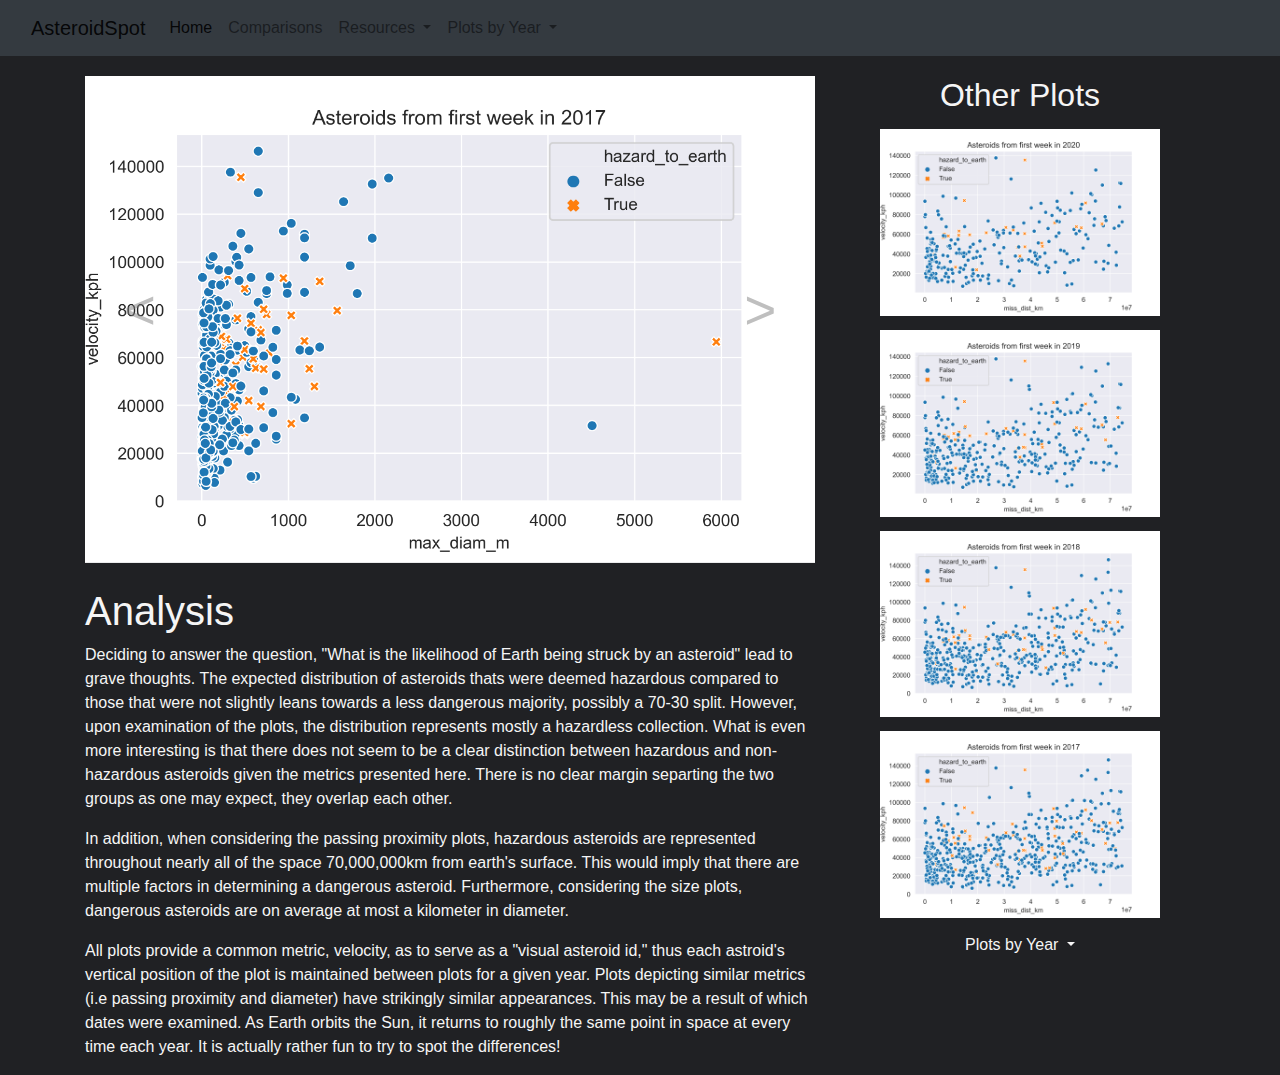
<file: pages/2017_miss_dist_km_velocity_kph_viz.html>
<!DOCTYPE html>
<html>
    <head>
        <title>AsteroidSpot > Visualizations > 2017 miss_dist v. asteroid velocity (kph)</title>
        <link rel="stylesheet" href="https://stackpath.bootstrapcdn.com/bootstrap/4.3.1/css/bootstrap.min.css" integrity="sha384-ggOyR0iXCbMQv3Xipma34MD+dH/1fQ784/j6cY/iJTQUOhcWr7x9JvoRxT2MZw1T" crossorigin="anonymous">
        <link rel="stylesheet" href="styles.css">
    </head>

    <body>
        <nav class="sticky-top navbar navbar-expand-lg navbar-light bg-dark">
            <div class="container-fluid">
              <a class="navbar-brand" href="../index.html">AsteroidSpot</a>
              <button class="navbar-toggler" type="button" data-bs-toggle="collapse" data-bs-target="#navbarSupportedContent" aria-controls="navbarSupportedContent" aria-expanded="false" aria-label="Toggle navigation">
                <span class="navbar-toggler-icon"></span>
              </button>
              <div class="collapse navbar-collapse" id="navbarSupportedContent">
                <ul class="navbar-nav me-auto mb-2 mb-lg-0">
                  <li class="nav-item">
                    <a class="nav-link active" aria-current="page" href="../index.html">Home</a>
                  </li>
                  <li class="nav-item">
                    <a class="nav-link" href="all_plots.html" target="_blank">Comparisons</a>
                  </li>
                  <li class="nav-item dropdown">
                    <a class="nav-link dropdown-toggle" href="#" id="navbarDropdown" role="button" data-bs-toggle="dropdown" aria-expanded="false">
                        Resources
                    </a>
                    <ul class="dropdown-menu" aria-labelledby="navbarDropdown">
                        <li><a class="dropdown-item" href="resources_prox.html" target="_blank">Proximity Data</a></li>
                        <li><a class="dropdown-item" href="resources_specs.html" target="_blank">Asteroid Specs</a></li>
                    </ul>
                  </li>
                  <li class="nav-item dropdown">
                    <a class="nav-link dropdown-toggle" href="#" id="navbarDropdown" role="button" data-bs-toggle="dropdown" aria-expanded="false">
                      Plots by Year
                    </a>
                    <ul class="dropdown-menu" aria-labelledby="navbarDropdown">
                      <li><a class="dropdown-item" href="2020_miss_dist_km_velocity_kph_viz.html" target="_blank">2020</a></li>
                      <li><a class="dropdown-item" href="2019_miss_dist_km_velocity_kph_viz.html" target="_blank"">2019</a></li>
                      <li><a class="dropdown-item" href="2018_miss_dist_km_velocity_kph_viz.html" target="_blank"">2018</a></li>
                      <li><a class="dropdown-item" href="2017_miss_dist_km_velocity_kph_viz.html" target="_blank"">2017</a></li>
                    </ul>
                </li>
                </ul>
              </div>
            </div>
            <script src="https://cdn.jsdelivr.net/npm/bootstrap@5.0.0-beta1/dist/js/bootstrap.bundle.min.js" integrity="sha384-ygbV9kiqUc6oa4msXn9868pTtWMgiQaeYH7/t7LECLbyPA2x65Kgf80OJFdroafW" crossorigin="anonymous"></script>
          </nav>
        <div class="container viz_box">
            <div class="row">
                <div class="col-md-8">
                    <div id="carouselExampleIndicators" class="carousel slide" data-ride="carousel">
                        <ol class="carousel-indicators">
                            <li data-target="#carouselExampleIndicators" data-slide-to="0" class="active"></li>
                            <li data-target="#carouselExampleIndicators" data-slide-to="1"></li>
                            <li data-target="#carouselExampleIndicators" data-slide-to="2"></li>
                        </ol>
                        <div class="carousel-inner">
                            <div class="carousel-item active">
                                <img class="d-block w-100" src="../Resources/assets/images/2017_max_diam_m_velocity_kph_scatter.png" alt="First slide">
                            </div>
                            <div class="carousel-item">
                                <img class="d-block w-100" src="../Resources/assets/images/2017_miss_dist_km_velocity_kph_scatter.png" alt="Second slide">
                            </div>
                        </div>
                        <a class="carousel-control-prev" href="#carouselExampleIndicators" role="button" data-slide="prev">
                            <span class="carousel-control-prev-icon" aria-hidden="true"></span>
                            <span class="sr-only">Previous</span>
                        </a>
                        <a class="carousel-control-next" href="#carouselExampleIndicators" role="button" data-slide="next">
                            <span class="carousel-control-next-icon" aria-hidden="true"></span>
                            <span class="sr-only">Next</span>
                        </a>
                    </div>
                    <script src="https://code.jquery.com/jquery-3.2.1.slim.min.js" integrity="sha384-KJ3o2DKtIkvYIK3UENzmM7KCkRr/rE9/Qpg6aAZGJwFDMVNA/GpGFF93hXpG5KkN" crossorigin="anonymous"></script>
                    <script src="https://cdnjs.cloudflare.com/ajax/libs/popper.js/1.12.9/umd/popper.min.js" integrity="sha384-ApNbgh9B+Y1QKtv3Rn7W3mgPxhU9K/ScQsAP7hUibX39j7fakFPskvXusvfa0b4Q" crossorigin="anonymous"></script>
                    <script src="https://maxcdn.bootstrapcdn.com/bootstrap/4.0.0/js/bootstrap.min.js" integrity="sha384-JZR6Spejh4U02d8jOt6vLEHfe/JQGiRRSQQxSfFWpi1MquVdAyjUar5+76PVCmYl" crossorigin="anonymous"></script>
                    <div class="row">
                        <div class="col-md-12">
                            <br>
                            <h1>Analysis</h1>
                            <p>
                                Deciding to answer the question, "What is the likelihood of Earth being struck by an asteroid" lead to grave thoughts. The expected distribution of asteroids thats were 
                                deemed hazardous compared to those that were not slightly leans towards a less dangerous majority, possibly a 70-30 split. However, upon examination of the plots,
                                the distribution represents mostly a hazardless collection. What is even more interesting is that there does not seem to be a clear distinction between hazardous and 
                                non-hazardous asteroids given the metrics presented here. There is no clear margin separting the two groups as one may expect, they overlap each other. 
                            </p>
                            <p>
                                In addition, when considering the passing proximity plots, hazardous asteroids are represented throughout nearly all of the space 70,000,000km from earth's surface. This would imply that there are multiple factors in
                                determining a dangerous asteroid. Furthermore, considering the size plots, dangerous asteroids are on average at most a kilometer in diameter. 

                            </p>
                            <p>
                                All plots provide a common metric, velocity, as to serve as a "visual asteroid id," thus each astroid's vertical position of the plot is maintained between plots for a given year. Plots depicting similar metrics (i.e passing proximity and diameter) have strikingly similar appearances. This may be a result of which dates were examined. As Earth orbits the Sun,
                                it returns to roughly the same point in space at every time each year. It is actually rather fun to try to spot the differences! 
                            </p>
                        </div>
                    </div>
                </div>
                <div class="col-md-4 viz_preview">
                    <h2>Other Plots</h2>
                    <a href="2020_miss_dist_km_velocity_kph_viz.html" target="_blank">
                        <img class='vis_preview_img' src="../Resources/assets/images/2020_miss_dist_km_velocity_kph_scatter.png">
                    </a>	
                    <a href="2019_miss_dist_km_velocity_kph_viz.html" target="_blank">
                        <img class='vis_preview_img' src="../Resources/assets/images/2019_miss_dist_km_velocity_kph_scatter.png">
                    </a>	
                    <a href="2018_miss_dist_km_velocity_kph_viz.html" target="_blank">
                        <img class='vis_preview_img' src="../Resources/assets/images/2018_miss_dist_km_velocity_kph_scatter.png">
                    </a>	
                    <a href="2017_miss_dist_km_velocity_kph_viz.html" target="_blank">
                        <img class='vis_preview_img' src="../Resources/assets/images/2017_miss_dist_km_velocity_kph_scatter.png">
                    </a>
                        <ul class="navbar-nav me-auto mb-2 mb-lg-0">
                            <li class="nav-item dropdown">
                                <a class="nav-link dropdown-toggle side-bar-dropdown" href="#" id="navbarDropdown" role="button" data-bs-toggle="dropdown" aria-expanded="false">
                                Plots by Year
                                </a>
                                <ul class="dropdown-menu" aria-labelledby="navbarDropdown">
                                <li><a class="dropdown-item" href="2020_miss_dist_km_velocity_kph_viz.html">2020</a></li>
                                <li><a class="dropdown-item" href="2019_miss_dist_km_velocity_kph_viz.html">2019</a></li>
                                <li><a class="dropdown-item" href="2018_miss_dist_km_velocity_kph_viz.html">2018</a></li>
                                <li><a class="dropdown-item" href="2017_miss_dist_km_velocity_kph_viz.html">2017</a></li>
                                </ul>
                            </li>
                        </ul>
                </div>
            </div>
        </div>
    </body>
</html>
</file>
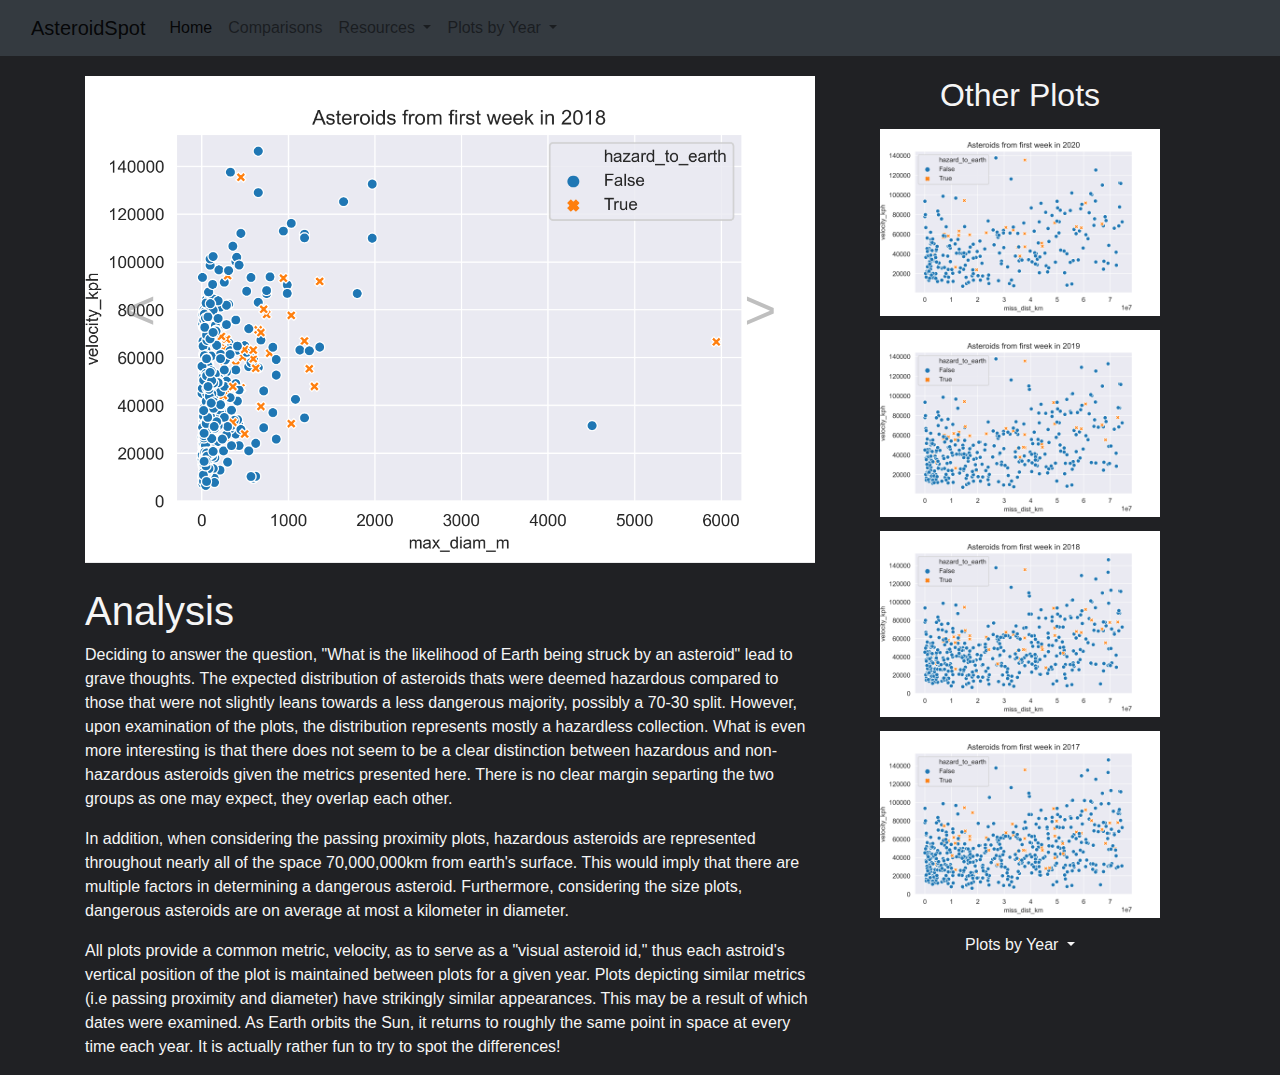
<file: pages/2018_miss_dist_km_velocity_kph_viz.html>
<!DOCTYPE html>
<html>
    <head>
        <title>AsteroidSpot > Visualizations > 2018 miss_dist v. asteroid velocity (kph)</title>
        <link rel="stylesheet" href="https://stackpath.bootstrapcdn.com/bootstrap/4.3.1/css/bootstrap.min.css" integrity="sha384-ggOyR0iXCbMQv3Xipma34MD+dH/1fQ784/j6cY/iJTQUOhcWr7x9JvoRxT2MZw1T" crossorigin="anonymous">
        <link rel="stylesheet" href="styles.css">
    </head>

    <body>
        <nav class="sticky-top navbar navbar-expand-lg navbar-light bg-dark">
            <div class="container-fluid">
              <a class="navbar-brand" href="../index.html">AsteroidSpot</a>
              <button class="navbar-toggler" type="button" data-bs-toggle="collapse" data-bs-target="#navbarSupportedContent" aria-controls="navbarSupportedContent" aria-expanded="false" aria-label="Toggle navigation">
                <span class="navbar-toggler-icon"></span>
              </button>
              <div class="collapse navbar-collapse" id="navbarSupportedContent">
                <ul class="navbar-nav me-auto mb-2 mb-lg-0">
                  <li class="nav-item">
                    <a class="nav-link active" aria-current="page" href="../index.html">Home</a>
                  </li>
                  <li class="nav-item">
                    <a class="nav-link" href="all_plots.html" target="_blank">Comparisons</a>
                  </li>
                  <li class="nav-item dropdown">
                    <a class="nav-link dropdown-toggle" href="#" id="navbarDropdown" role="button" data-bs-toggle="dropdown" aria-expanded="false">
                        Resources
                    </a>
                    <ul class="dropdown-menu" aria-labelledby="navbarDropdown">
                        <li><a class="dropdown-item" href="resources_prox.html" target="_blank">Proximity Data</a></li>
                        <li><a class="dropdown-item" href="resources_specs.html" target="_blank">Asteroid Specs</a></li>
                    </ul>
                  </li>
                  <li class="nav-item dropdown">
                    <a class="nav-link dropdown-toggle" href="#" id="navbarDropdown" role="button" data-bs-toggle="dropdown" aria-expanded="false">
                      Plots by Year
                    </a>
                    <ul class="dropdown-menu" aria-labelledby="navbarDropdown">
                      <li><a class="dropdown-item" href="2020_miss_dist_km_velocity_kph_viz.html" target="_blank">2020</a></li>
                      <li><a class="dropdown-item" href="2019_miss_dist_km_velocity_kph_viz.html" target="_blank"">2019</a></li>
                      <li><a class="dropdown-item" href="2018_miss_dist_km_velocity_kph_viz.html" target="_blank"">2018</a></li>
                      <li><a class="dropdown-item" href="2017_miss_dist_km_velocity_kph_viz.html" target="_blank"">2017</a></li>
                    </ul>
                </li>
                </ul>
              </div>
            </div>
            <script src="https://cdn.jsdelivr.net/npm/bootstrap@5.0.0-beta1/dist/js/bootstrap.bundle.min.js" integrity="sha384-ygbV9kiqUc6oa4msXn9868pTtWMgiQaeYH7/t7LECLbyPA2x65Kgf80OJFdroafW" crossorigin="anonymous"></script>
          </nav>
        <div class="container viz_box">
            <div class="row">
                <div class="col-md-8">
                    <div id="carouselExampleIndicators" class="carousel slide" data-ride="carousel">
                        <ol class="carousel-indicators">
                            <li data-target="#carouselExampleIndicators" data-slide-to="0" class="active"></li>
                            <li data-target="#carouselExampleIndicators" data-slide-to="1"></li>
                            <li data-target="#carouselExampleIndicators" data-slide-to="2"></li>
                        </ol>
                        <div class="carousel-inner">
                            <div class="carousel-item active">
                                <img class="d-block w-100" src="../Resources/assets/images/2018_max_diam_m_velocity_kph_scatter.png" alt="First slide">
                            </div>
                            <div class="carousel-item">
                                <img class="d-block w-100" src="../Resources/assets/images/2018_miss_dist_km_velocity_kph_scatter.png" alt="Second slide">
                            </div>
                        </div>
                        <a class="carousel-control-prev" href="#carouselExampleIndicators" role="button" data-slide="prev">
                            <span class="carousel-control-prev-icon" aria-hidden="true"></span>
                            <span class="sr-only">Previous</span>
                        </a>
                        <a class="carousel-control-next" href="#carouselExampleIndicators" role="button" data-slide="next">
                            <span class="carousel-control-next-icon" aria-hidden="true"></span>
                            <span class="sr-only">Next</span>
                        </a>
                    </div>
                    <script src="https://code.jquery.com/jquery-3.2.1.slim.min.js" integrity="sha384-KJ3o2DKtIkvYIK3UENzmM7KCkRr/rE9/Qpg6aAZGJwFDMVNA/GpGFF93hXpG5KkN" crossorigin="anonymous"></script>
                    <script src="https://cdnjs.cloudflare.com/ajax/libs/popper.js/1.12.9/umd/popper.min.js" integrity="sha384-ApNbgh9B+Y1QKtv3Rn7W3mgPxhU9K/ScQsAP7hUibX39j7fakFPskvXusvfa0b4Q" crossorigin="anonymous"></script>
                    <script src="https://maxcdn.bootstrapcdn.com/bootstrap/4.0.0/js/bootstrap.min.js" integrity="sha384-JZR6Spejh4U02d8jOt6vLEHfe/JQGiRRSQQxSfFWpi1MquVdAyjUar5+76PVCmYl" crossorigin="anonymous"></script>
                    <div class="row">
                        <div class="col-md-12">
                            <br>
                            <h1>Analysis</h1>
                            <p>
                                Deciding to answer the question, "What is the likelihood of Earth being struck by an asteroid" lead to grave thoughts. The expected distribution of asteroids thats were 
                                deemed hazardous compared to those that were not slightly leans towards a less dangerous majority, possibly a 70-30 split. However, upon examination of the plots,
                                the distribution represents mostly a hazardless collection. What is even more interesting is that there does not seem to be a clear distinction between hazardous and 
                                non-hazardous asteroids given the metrics presented here. There is no clear margin separting the two groups as one may expect, they overlap each other. 
                            </p>
                            <p>
                                In addition, when considering the passing proximity plots, hazardous asteroids are represented throughout nearly all of the space 70,000,000km from earth's surface. This would imply that there are multiple factors in
                                determining a dangerous asteroid. Furthermore, considering the size plots, dangerous asteroids are on average at most a kilometer in diameter. 

                            </p>
                            <p>
                                All plots provide a common metric, velocity, as to serve as a "visual asteroid id," thus each astroid's vertical position of the plot is maintained between plots for a given year. Plots depicting similar metrics (i.e passing proximity and diameter) have strikingly similar appearances. This may be a result of which dates were examined. As Earth orbits the Sun,
                                it returns to roughly the same point in space at every time each year. It is actually rather fun to try to spot the differences! 
                            </p>
                        </div>
                    </div>
                </div>
                <div class="col-md-4 viz_preview">
                    <h2>Other Plots</h2>
                    <a href="2020_miss_dist_km_velocity_kph_viz.html" target="_blank">
                        <img class='vis_preview_img' src="../Resources/assets/images/2020_miss_dist_km_velocity_kph_scatter.png">
                    </a>	
                    <a href="2019_miss_dist_km_velocity_kph_viz.html" target="_blank">
                        <img class='vis_preview_img' src="../Resources/assets/images/2019_miss_dist_km_velocity_kph_scatter.png">
                    </a>	
                    <a href="2018_miss_dist_km_velocity_kph_viz.html" target="_blank">
                        <img class='vis_preview_img' src="../Resources/assets/images/2018_miss_dist_km_velocity_kph_scatter.png">
                    </a>	
                    <a href="2017_miss_dist_km_velocity_kph_viz.html" target="_blank">
                        <img class='vis_preview_img' src="../Resources/assets/images/2017_miss_dist_km_velocity_kph_scatter.png">
                    </a>
                        <ul class="navbar-nav me-auto mb-2 mb-lg-0">
                            <li class="nav-item dropdown">
                                <a class="nav-link dropdown-toggle side-bar-dropdown" href="#" id="navbarDropdown" role="button" data-bs-toggle="dropdown" aria-expanded="false">
                                Plots by Year
                                </a>
                                <ul class="dropdown-menu" aria-labelledby="navbarDropdown">
                                <li><a class="dropdown-item" href="2020_miss_dist_km_velocity_kph_viz.html">2020</a></li>
                                <li><a class="dropdown-item" href="2019_miss_dist_km_velocity_kph_viz.html">2019</a></li>
                                <li><a class="dropdown-item" href="2018_miss_dist_km_velocity_kph_viz.html">2018</a></li>
                                <li><a class="dropdown-item" href="2017_miss_dist_km_velocity_kph_viz.html">2017</a></li>
                                </ul>
                            </li>
                        </ul>
                </div>
            </div>
        </div>
    </body>
</html>
</file>
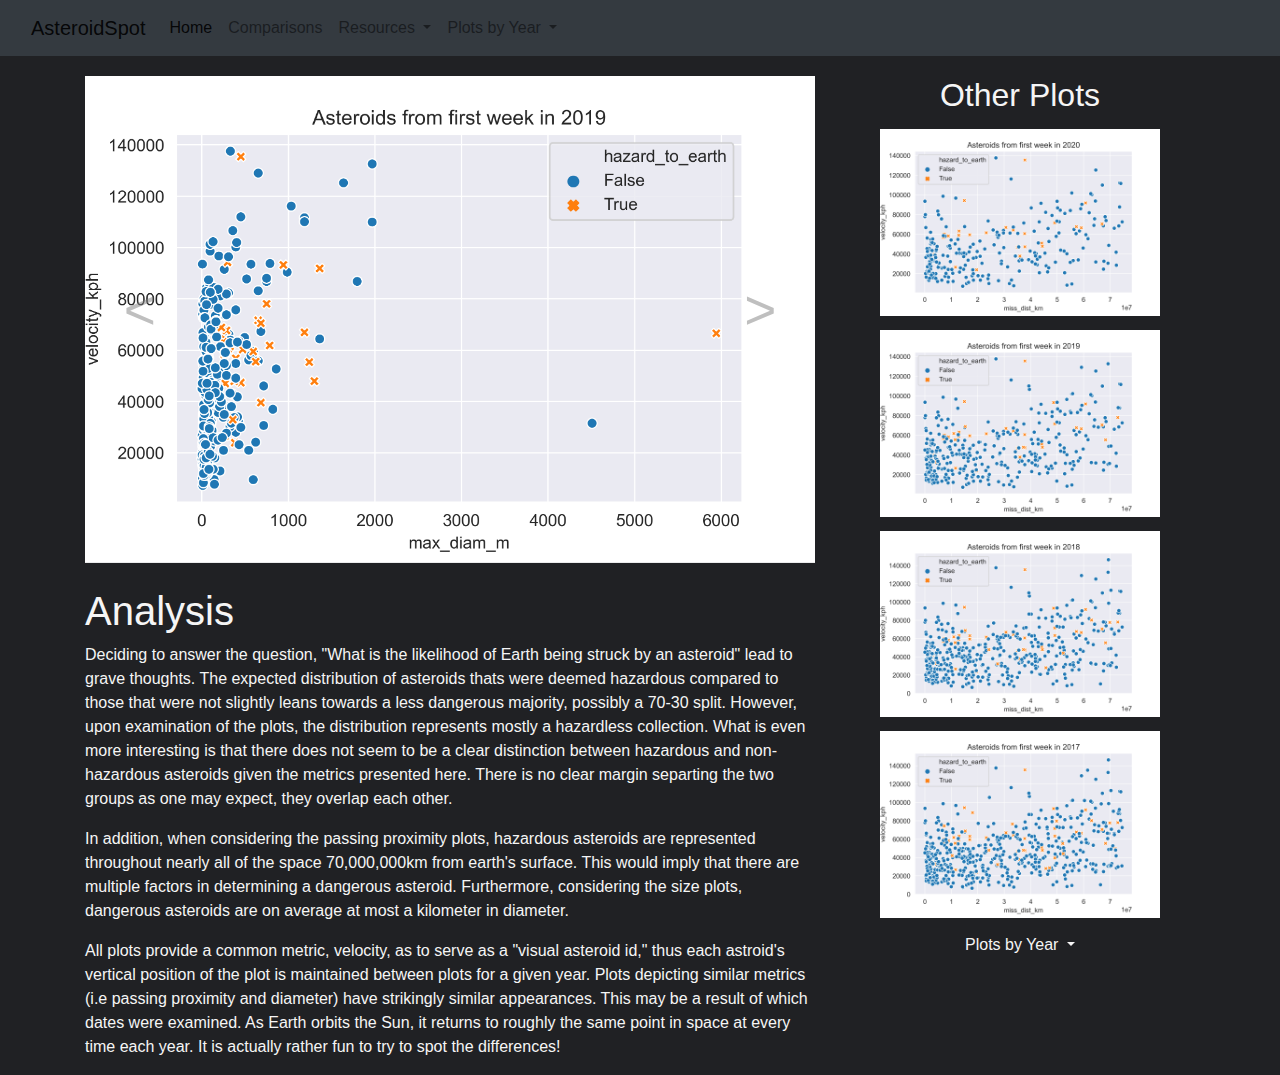
<file: pages/2019_miss_dist_km_velocity_kph_viz.html>
<!DOCTYPE html>
<html>
    <head>
        <title>AsteroidSpot > Visualizations > 2019 miss_dist v. asteroid velocity (kph)</title>
        <link rel="stylesheet" href="https://stackpath.bootstrapcdn.com/bootstrap/4.3.1/css/bootstrap.min.css" integrity="sha384-ggOyR0iXCbMQv3Xipma34MD+dH/1fQ784/j6cY/iJTQUOhcWr7x9JvoRxT2MZw1T" crossorigin="anonymous">
        <link rel="stylesheet" href="styles.css">
    </head>

    <body>
        <nav class="sticky-top navbar navbar-expand-lg navbar-light bg-dark">
            <div class="container-fluid">
              <a class="navbar-brand" href="../index.html">AsteroidSpot</a>
              <button class="navbar-toggler" type="button" data-bs-toggle="collapse" data-bs-target="#navbarSupportedContent" aria-controls="navbarSupportedContent" aria-expanded="false" aria-label="Toggle navigation">
                <span class="navbar-toggler-icon"></span>
              </button>
              <div class="collapse navbar-collapse" id="navbarSupportedContent">
                <ul class="navbar-nav me-auto mb-2 mb-lg-0">
                  <li class="nav-item">
                    <a class="nav-link active" aria-current="page" href="../index.html">Home</a>
                  </li>
                  <li class="nav-item">
                    <a class="nav-link" href="all_plots.html" target="_blank">Comparisons</a>
                  </li>
                  <li class="nav-item dropdown">
                    <a class="nav-link dropdown-toggle" href="#" id="navbarDropdown" role="button" data-bs-toggle="dropdown" aria-expanded="false">
                        Resources
                    </a>
                    <ul class="dropdown-menu" aria-labelledby="navbarDropdown">
                        <li><a class="dropdown-item" href="resources_prox.html" target="_blank">Proximity Data</a></li>
                        <li><a class="dropdown-item" href="resources_specs.html" target="_blank">Asteroid Specs</a></li>
                    </ul>
                  </li>
                  <li class="nav-item dropdown">
                    <a class="nav-link dropdown-toggle" href="#" id="navbarDropdown" role="button" data-bs-toggle="dropdown" aria-expanded="false">
                      Plots by Year
                    </a>
                    <ul class="dropdown-menu" aria-labelledby="navbarDropdown">
                      <li><a class="dropdown-item" href="2020_miss_dist_km_velocity_kph_viz.html" target="_blank">2020</a></li>
                      <li><a class="dropdown-item" href="2019_miss_dist_km_velocity_kph_viz.html" target="_blank"">2019</a></li>
                      <li><a class="dropdown-item" href="2018_miss_dist_km_velocity_kph_viz.html" target="_blank"">2018</a></li>
                      <li><a class="dropdown-item" href="2017_miss_dist_km_velocity_kph_viz.html" target="_blank"">2017</a></li>
                    </ul>
                </li>
                </ul>
              </div>
            </div>
            <script src="https://cdn.jsdelivr.net/npm/bootstrap@5.0.0-beta1/dist/js/bootstrap.bundle.min.js" integrity="sha384-ygbV9kiqUc6oa4msXn9868pTtWMgiQaeYH7/t7LECLbyPA2x65Kgf80OJFdroafW" crossorigin="anonymous"></script>
          </nav>
        <div class="container viz_box">
            <div class="row">
                <div class="col-md-8">
                    <div id="carouselExampleIndicators" class="carousel slide" data-ride="carousel">
                        <ol class="carousel-indicators">
                            <li data-target="#carouselExampleIndicators" data-slide-to="0" class="active"></li>
                            <li data-target="#carouselExampleIndicators" data-slide-to="1"></li>
                            <li data-target="#carouselExampleIndicators" data-slide-to="2"></li>
                        </ol>
                        <div class="carousel-inner">
                            <div class="carousel-item active">
                                <img class="d-block w-100" src="../Resources/assets/images/2019_max_diam_m_velocity_kph_scatter.png" alt="First slide">
                            </div>
                            <div class="carousel-item">
                                <img class="d-block w-100" src="../Resources/assets/images/2019_miss_dist_km_velocity_kph_scatter.png" alt="Second slide">
                            </div>
                        </div>
                        <a class="carousel-control-prev" href="#carouselExampleIndicators" role="button" data-slide="prev">
                            <span class="carousel-control-prev-icon" aria-hidden="true"></span>
                            <span class="sr-only">Previous</span>
                        </a>
                        <a class="carousel-control-next" href="#carouselExampleIndicators" role="button" data-slide="next">
                            <span class="carousel-control-next-icon" aria-hidden="true"></span>
                            <span class="sr-only">Next</span>
                        </a>
                    </div>
                    <script src="https://code.jquery.com/jquery-3.2.1.slim.min.js" integrity="sha384-KJ3o2DKtIkvYIK3UENzmM7KCkRr/rE9/Qpg6aAZGJwFDMVNA/GpGFF93hXpG5KkN" crossorigin="anonymous"></script>
                    <script src="https://cdnjs.cloudflare.com/ajax/libs/popper.js/1.12.9/umd/popper.min.js" integrity="sha384-ApNbgh9B+Y1QKtv3Rn7W3mgPxhU9K/ScQsAP7hUibX39j7fakFPskvXusvfa0b4Q" crossorigin="anonymous"></script>
                    <script src="https://maxcdn.bootstrapcdn.com/bootstrap/4.0.0/js/bootstrap.min.js" integrity="sha384-JZR6Spejh4U02d8jOt6vLEHfe/JQGiRRSQQxSfFWpi1MquVdAyjUar5+76PVCmYl" crossorigin="anonymous"></script>
                    <div class="row">
                        <div class="col-md-12">
                            <br>
                            <h1>Analysis</h1>
                            <p>
                                Deciding to answer the question, "What is the likelihood of Earth being struck by an asteroid" lead to grave thoughts. The expected distribution of asteroids thats were 
                                deemed hazardous compared to those that were not slightly leans towards a less dangerous majority, possibly a 70-30 split. However, upon examination of the plots,
                                the distribution represents mostly a hazardless collection. What is even more interesting is that there does not seem to be a clear distinction between hazardous and 
                                non-hazardous asteroids given the metrics presented here. There is no clear margin separting the two groups as one may expect, they overlap each other. 
                            </p>
                            <p>
                                In addition, when considering the passing proximity plots, hazardous asteroids are represented throughout nearly all of the space 70,000,000km from earth's surface. This would imply that there are multiple factors in
                                determining a dangerous asteroid. Furthermore, considering the size plots, dangerous asteroids are on average at most a kilometer in diameter. 

                            </p>
                            <p>
                                All plots provide a common metric, velocity, as to serve as a "visual asteroid id," thus each astroid's vertical position of the plot is maintained between plots for a given year. Plots depicting similar metrics (i.e passing proximity and diameter) have strikingly similar appearances. This may be a result of which dates were examined. As Earth orbits the Sun,
                                it returns to roughly the same point in space at every time each year. It is actually rather fun to try to spot the differences! 
                            </p>
                        </div>
                    </div>
                </div>
                <div class="col-md-4 viz_preview">
                    <h2>Other Plots</h2>
                    <a href="2020_miss_dist_km_velocity_kph_viz.html" target="_blank">
                        <img class='vis_preview_img' src="../Resources/assets/images/2020_miss_dist_km_velocity_kph_scatter.png">
                    </a>	
                    <a href="2019_miss_dist_km_velocity_kph_viz.html" target="_blank">
                        <img class='vis_preview_img' src="../Resources/assets/images/2019_miss_dist_km_velocity_kph_scatter.png">
                    </a>	
                    <a href="2018_miss_dist_km_velocity_kph_viz.html" target="_blank">
                        <img class='vis_preview_img' src="../Resources/assets/images/2018_miss_dist_km_velocity_kph_scatter.png">
                    </a>	
                    <a href="2017_miss_dist_km_velocity_kph_viz.html" target="_blank">
                        <img class='vis_preview_img' src="../Resources/assets/images/2017_miss_dist_km_velocity_kph_scatter.png">
                    </a>
                        <ul class="navbar-nav me-auto mb-2 mb-lg-0">
                            <li class="nav-item dropdown">
                                <a class="nav-link dropdown-toggle side-bar-dropdown" href="#" id="navbarDropdown" role="button" data-bs-toggle="dropdown" aria-expanded="false">
                                Plots by Year
                                </a>
                                <ul class="dropdown-menu" aria-labelledby="navbarDropdown">
                                <li><a class="dropdown-item" href="2020_miss_dist_km_velocity_kph_viz.html">2020</a></li>
                                <li><a class="dropdown-item" href="2019_miss_dist_km_velocity_kph_viz.html">2019</a></li>
                                <li><a class="dropdown-item" href="2018_miss_dist_km_velocity_kph_viz.html">2018</a></li>
                                <li><a class="dropdown-item" href="2017_miss_dist_km_velocity_kph_viz.html">2017</a></li>
                                </ul>
                            </li>
                        </ul>
                </div>
            </div>
        </div>
    </body>
</html>
</file>
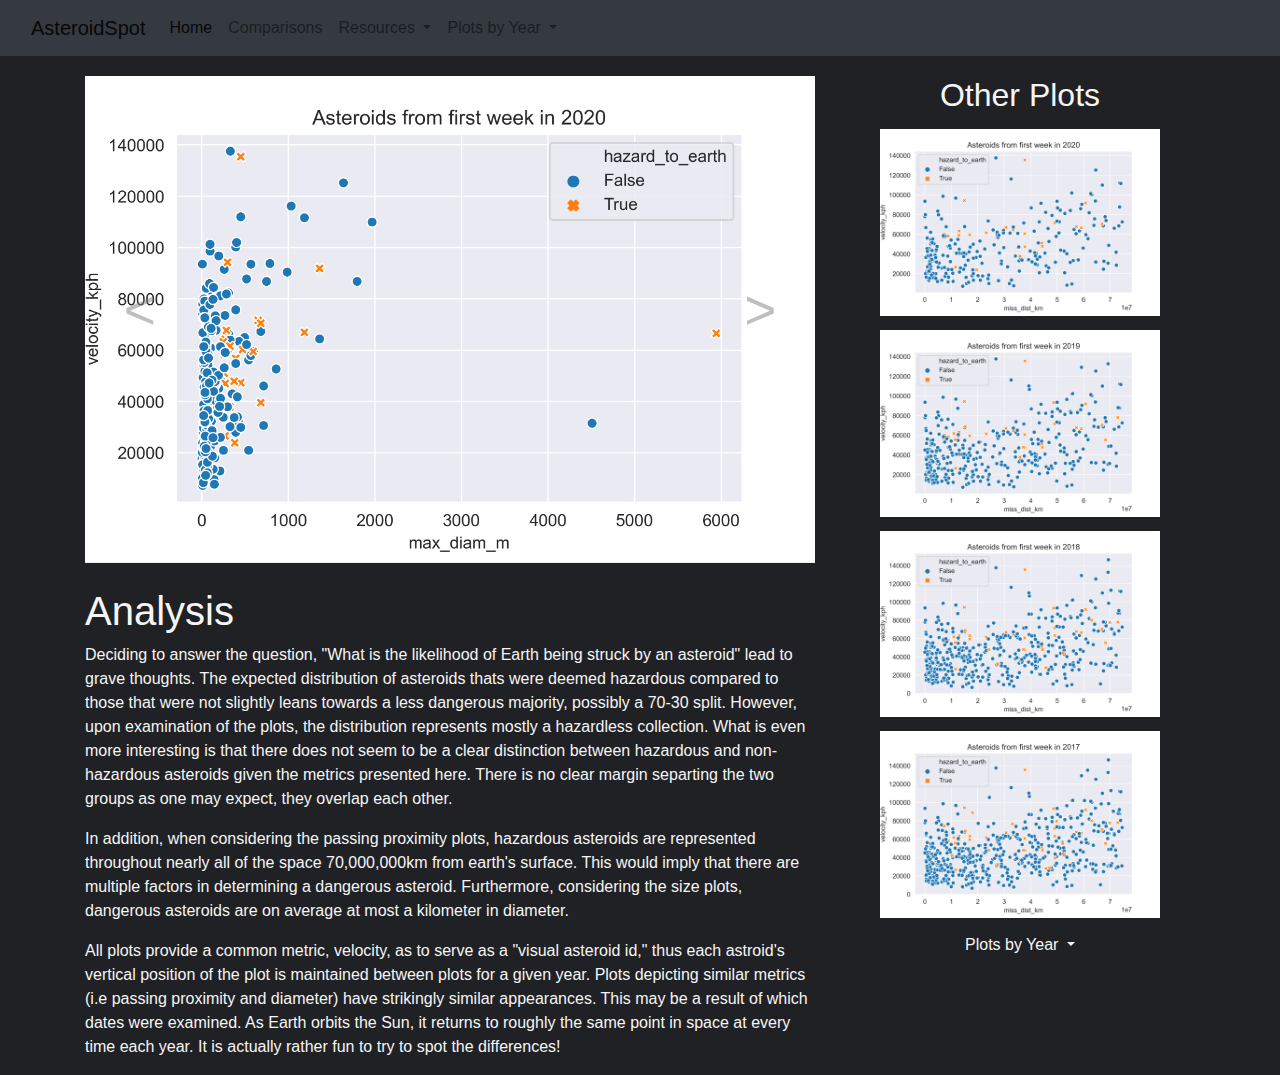
<file: pages/2020_miss_dist_km_velocity_kph_viz.html>
<!DOCTYPE html>
<html>
    <head>
        <title>AsteroidSpot > Visualizations > 2020 miss_dist v. asteroid velocity (kph)</title>
        <link rel="stylesheet" href="https://stackpath.bootstrapcdn.com/bootstrap/4.3.1/css/bootstrap.min.css" integrity="sha384-ggOyR0iXCbMQv3Xipma34MD+dH/1fQ784/j6cY/iJTQUOhcWr7x9JvoRxT2MZw1T" crossorigin="anonymous">
        <link rel="stylesheet" href="styles.css">
    </head>

    <body>
        <nav class="sticky-top navbar navbar-expand-lg navbar-light bg-dark">
            <div class="container-fluid">
              <a class="navbar-brand" href="../index.html">AsteroidSpot</a>
              <button class="navbar-toggler" type="button" data-bs-toggle="collapse" data-bs-target="#navbarSupportedContent" aria-controls="navbarSupportedContent" aria-expanded="false" aria-label="Toggle navigation">
                <span class="navbar-toggler-icon"></span>
              </button>
              <div class="collapse navbar-collapse" id="navbarSupportedContent">
                <ul class="navbar-nav me-auto mb-2 mb-lg-0">
                  <li class="nav-item">
                    <a class="nav-link active" aria-current="page" href="../index.html">Home</a>
                  </li>
                  <li class="nav-item">
                    <a class="nav-link" href="all_plots.html" target="_blank">Comparisons</a>
                  </li>
                  <li class="nav-item dropdown">
                    <a class="nav-link dropdown-toggle" href="#" id="navbarDropdown" role="button" data-bs-toggle="dropdown" aria-expanded="false">
                        Resources
                    </a>
                    <ul class="dropdown-menu" aria-labelledby="navbarDropdown">
                        <li><a class="dropdown-item" href="resources_prox.html" target="_blank">Proximity Data</a></li>
                        <li><a class="dropdown-item" href="resources_specs.html" target="_blank">Asteroid Specs</a></li>
                    </ul>
                  </li>
                  <li class="nav-item dropdown">
                    <a class="nav-link dropdown-toggle" href="#" id="navbarDropdown" role="button" data-bs-toggle="dropdown" aria-expanded="false">
                      Plots by Year
                    </a>
                    <ul class="dropdown-menu" aria-labelledby="navbarDropdown">
                      <li><a class="dropdown-item" href="2020_miss_dist_km_velocity_kph_viz.html" target="_blank">2020</a></li>
                      <li><a class="dropdown-item" href="2019_miss_dist_km_velocity_kph_viz.html" target="_blank"">2019</a></li>
                      <li><a class="dropdown-item" href="2018_miss_dist_km_velocity_kph_viz.html" target="_blank"">2018</a></li>
                      <li><a class="dropdown-item" href="2017_miss_dist_km_velocity_kph_viz.html" target="_blank"">2017</a></li>
                    </ul>
                </li>
                </ul>
              </div>
            </div>
            <script src="https://cdn.jsdelivr.net/npm/bootstrap@5.0.0-beta1/dist/js/bootstrap.bundle.min.js" integrity="sha384-ygbV9kiqUc6oa4msXn9868pTtWMgiQaeYH7/t7LECLbyPA2x65Kgf80OJFdroafW" crossorigin="anonymous"></script>
          </nav>
        <div class="container viz_box">
            <div class="row">
                <div class="col-md-8">
                    <div id="carouselExampleIndicators" class="carousel slide" data-ride="carousel">
                        <ol class="carousel-indicators">
                            <li data-target="#carouselExampleIndicators" data-slide-to="0" class="active"></li>
                            <li data-target="#carouselExampleIndicators" data-slide-to="1"></li>
                            <li data-target="#carouselExampleIndicators" data-slide-to="2"></li>
                        </ol>
                        <div class="carousel-inner">
                            <div class="carousel-item active">
                                <img class="d-block w-100" src="../Resources/assets/images/2020_max_diam_m_velocity_kph_scatter.png" alt="First slide">
                            </div>
                            <div class="carousel-item">
                                <img class="d-block w-100" src="../Resources/assets/images/2020_miss_dist_km_velocity_kph_scatter.png" alt="Second slide">
                            </div>
                        </div>
                        <a class="carousel-control-prev" href="#carouselExampleIndicators" role="button" data-slide="prev">
                            <span class="carousel-control-prev-icon" aria-hidden="true"></span>
                            <span class="sr-only">Previous</span>
                        </a>
                        <a class="carousel-control-next" href="#carouselExampleIndicators" role="button" data-slide="next">
                            <span class="carousel-control-next-icon" aria-hidden="true"></span>
                            <span class="sr-only">Next</span>
                        </a>
                    </div>
                    <script src="https://code.jquery.com/jquery-3.2.1.slim.min.js" integrity="sha384-KJ3o2DKtIkvYIK3UENzmM7KCkRr/rE9/Qpg6aAZGJwFDMVNA/GpGFF93hXpG5KkN" crossorigin="anonymous"></script>
                    <script src="https://cdnjs.cloudflare.com/ajax/libs/popper.js/1.12.9/umd/popper.min.js" integrity="sha384-ApNbgh9B+Y1QKtv3Rn7W3mgPxhU9K/ScQsAP7hUibX39j7fakFPskvXusvfa0b4Q" crossorigin="anonymous"></script>
                    <script src="https://maxcdn.bootstrapcdn.com/bootstrap/4.0.0/js/bootstrap.min.js" integrity="sha384-JZR6Spejh4U02d8jOt6vLEHfe/JQGiRRSQQxSfFWpi1MquVdAyjUar5+76PVCmYl" crossorigin="anonymous"></script>
                    <div class="row">
                        <div class="col-md-12">
                            <br>
                            <h1>Analysis</h1>
                                <p>
                                    Deciding to answer the question, "What is the likelihood of Earth being struck by an asteroid" lead to grave thoughts. The expected distribution of asteroids thats were 
                                    deemed hazardous compared to those that were not slightly leans towards a less dangerous majority, possibly a 70-30 split. However, upon examination of the plots,
                                    the distribution represents mostly a hazardless collection. What is even more interesting is that there does not seem to be a clear distinction between hazardous and 
                                    non-hazardous asteroids given the metrics presented here. There is no clear margin separting the two groups as one may expect, they overlap each other. 
                                </p>
                                <p>
                                    In addition, when considering the passing proximity plots, hazardous asteroids are represented throughout nearly all of the space 70,000,000km from earth's surface. This would imply that there are multiple factors in
                                    determining a dangerous asteroid. Furthermore, considering the size plots, dangerous asteroids are on average at most a kilometer in diameter. 

                                </p>
                                <p>
                                    All plots provide a common metric, velocity, as to serve as a "visual asteroid id," thus each astroid's vertical position of the plot is maintained between plots for a given year. Plots depicting similar metrics (i.e passing proximity and diameter) have strikingly similar appearances. This may be a result of which dates were examined. As Earth orbits the Sun,
                                    it returns to roughly the same point in space at every time each year. It is actually rather fun to try to spot the differences! 
                                </p>
                        </div>
                    </div>
                </div>
                <div class="col-md-4 viz_preview">
                    <h2>Other Plots</h2>
                    <a href="2020_miss_dist_km_velocity_kph_viz.html" target="_blank">
                        <img class='vis_preview_img' src="../Resources/assets/images/2020_miss_dist_km_velocity_kph_scatter.png">
                    </a>	
                    <a href="2019_miss_dist_km_velocity_kph_viz.html" target="_blank">
                        <img class='vis_preview_img' src="../Resources/assets/images/2019_miss_dist_km_velocity_kph_scatter.png">
                    </a>	
                    <a href="2018_miss_dist_km_velocity_kph_viz.html" target="_blank">
                        <img class='vis_preview_img' src="../Resources/assets/images/2018_miss_dist_km_velocity_kph_scatter.png">
                    </a>	
                    <a href="2017_miss_dist_km_velocity_kph_viz.html" target="_blank">
                        <img class='vis_preview_img' src="../Resources/assets/images/2017_miss_dist_km_velocity_kph_scatter.png">
                    </a>
                        <ul class="navbar-nav me-auto mb-2 mb-lg-0">
                            <li class="nav-item dropdown">
                                <a class="nav-link dropdown-toggle side-bar-dropdown" href="#" id="navbarDropdown" role="button" data-bs-toggle="dropdown" aria-expanded="false">
                                Plots by Year
                                </a>
                                <ul class="dropdown-menu" aria-labelledby="navbarDropdown">
                                <li><a class="dropdown-item" href="2020_miss_dist_km_velocity_kph_viz.html">2020</a></li>
                                <li><a class="dropdown-item" href="2019_miss_dist_km_velocity_kph_viz.html">2019</a></li>
                                <li><a class="dropdown-item" href="2018_miss_dist_km_velocity_kph_viz.html">2018</a></li>
                                <li><a class="dropdown-item" href="2017_miss_dist_km_velocity_kph_viz.html">2017</a></li>
                                </ul>
                            </li>
                        </ul>
                </div>
            </div>
        </div>
    </body>
</html>
</file>
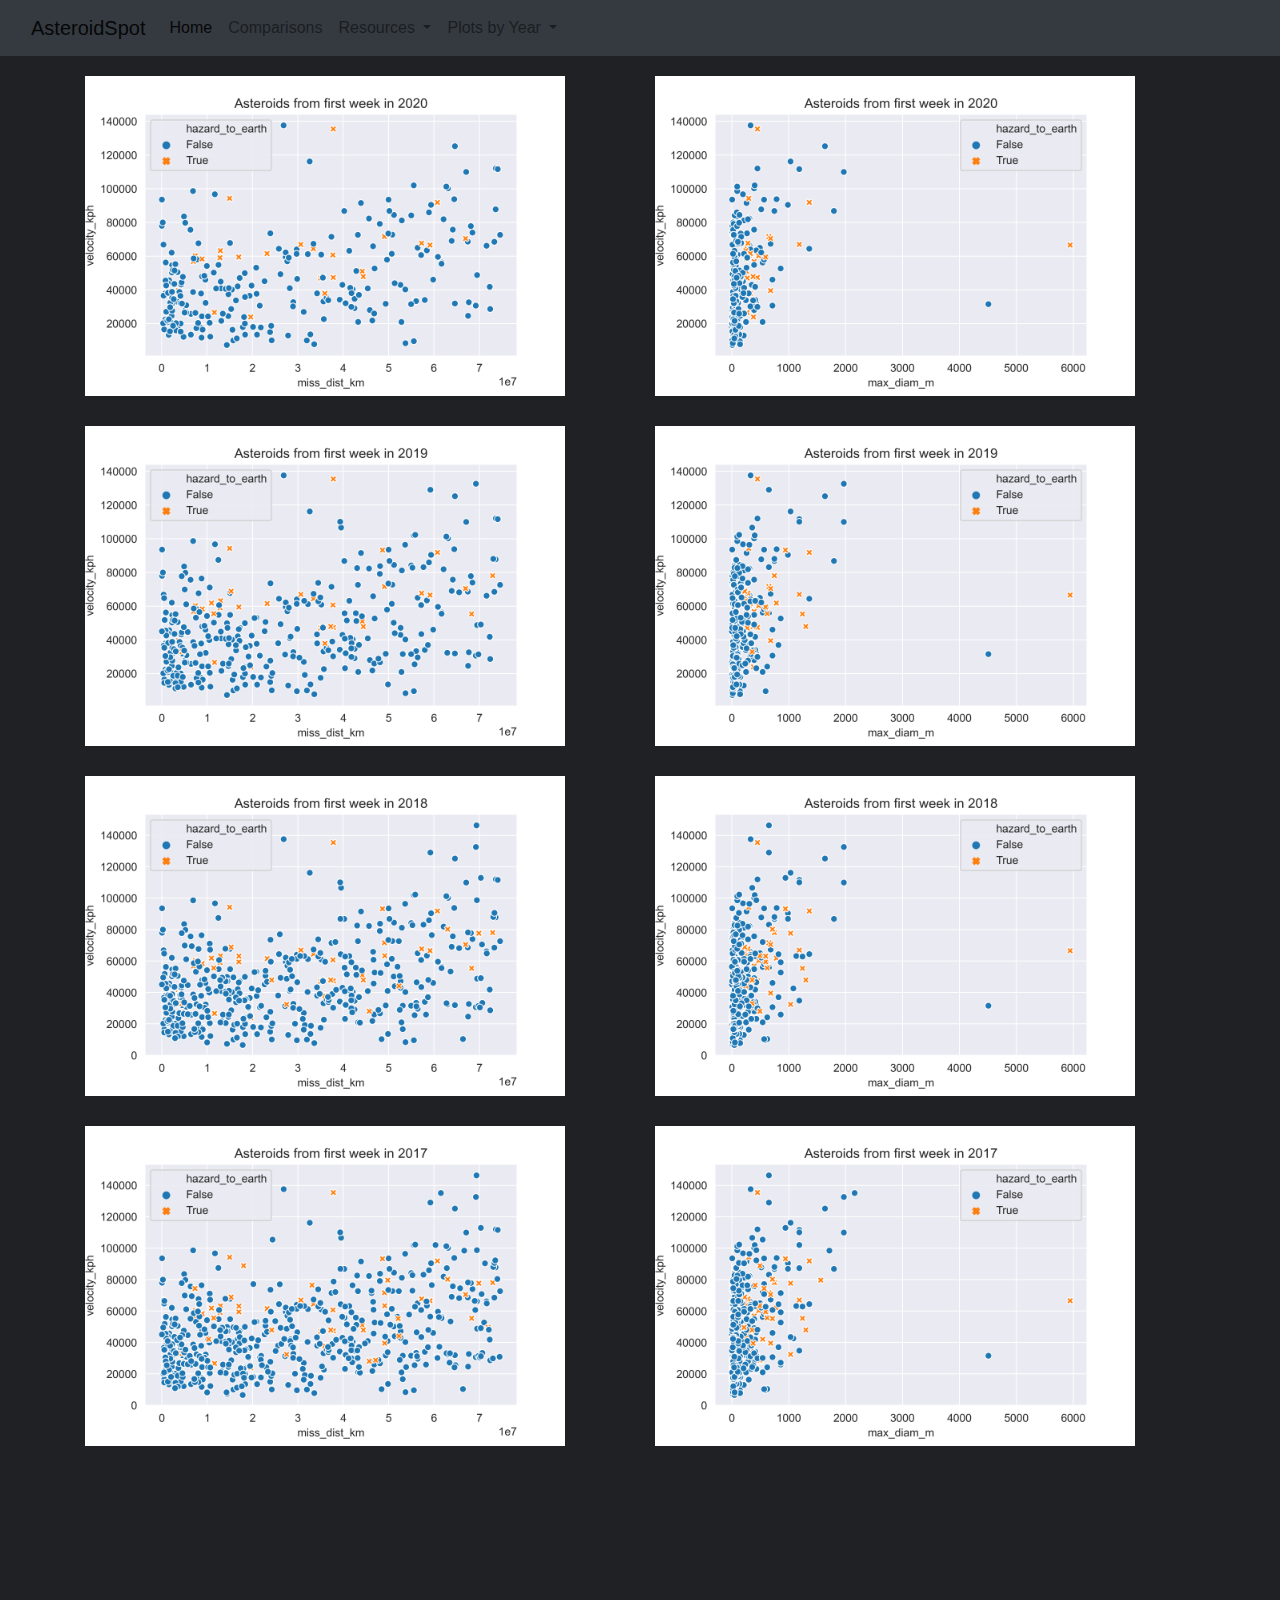
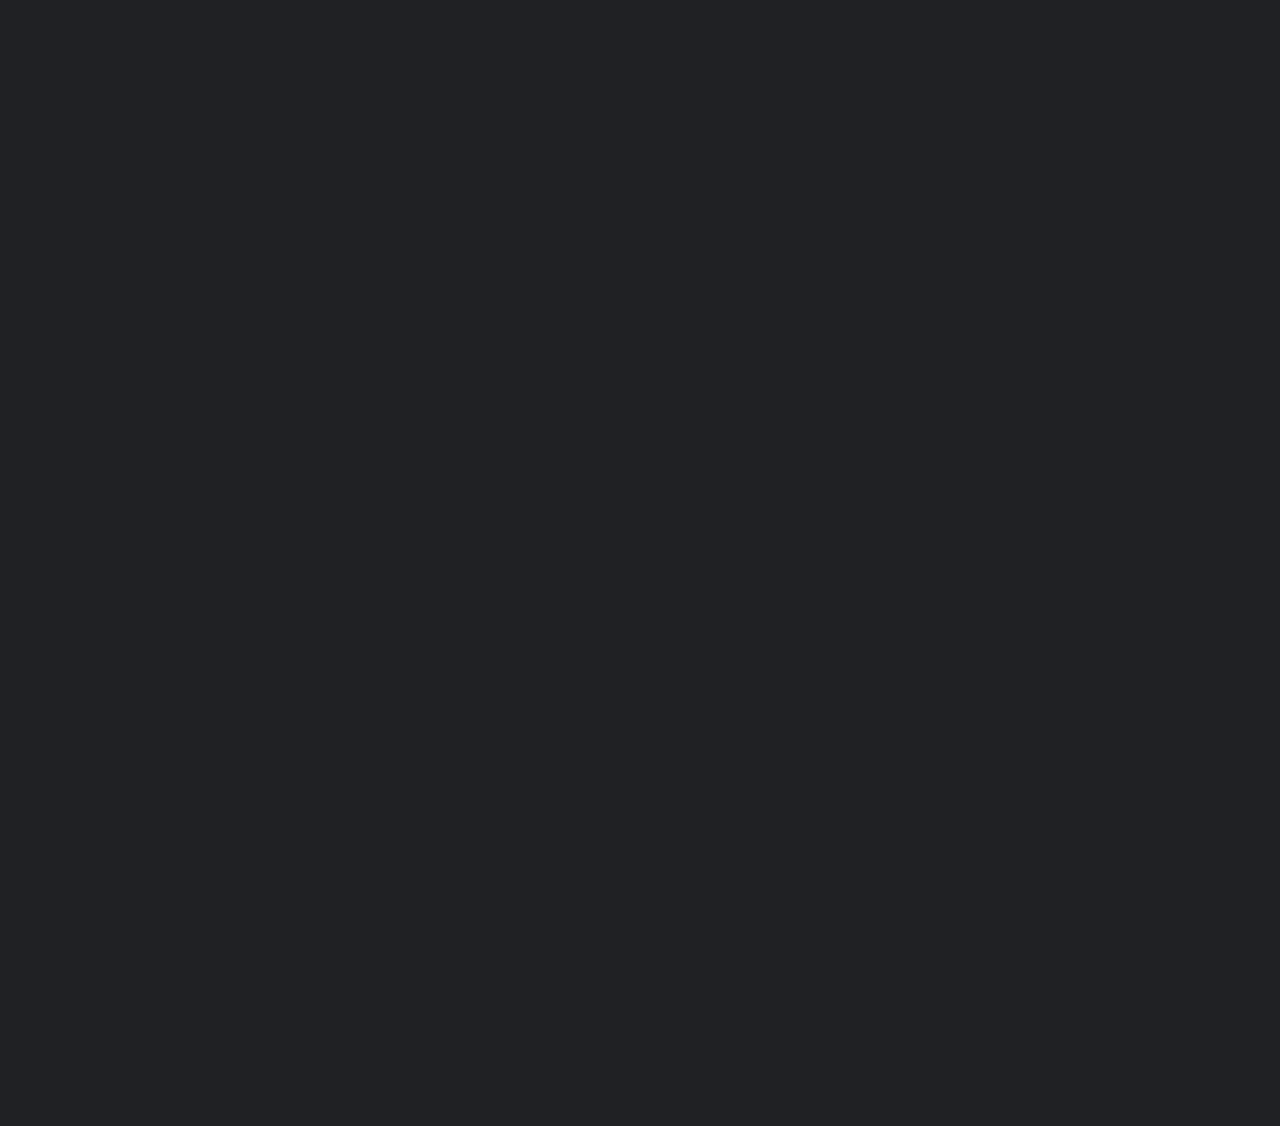
<file: pages/all_plots.html>
<!DOCTYPE html>
<html>
    <head>
        <title>AstroSpot > Comparisons</title>
        <link rel="stylesheet" href="https://stackpath.bootstrapcdn.com/bootstrap/4.3.1/css/bootstrap.min.css" integrity="sha384-ggOyR0iXCbMQv3Xipma34MD+dH/1fQ784/j6cY/iJTQUOhcWr7x9JvoRxT2MZw1T" crossorigin="anonymous">
        <link rel="stylesheet" href="styles.css">
    </head>

    <body>
      <nav class="sticky-top navbar navbar-expand-lg navbar-light bg-dark">
        <div class="container-fluid">
          <a class="navbar-brand" href="../index.html">AsteroidSpot</a>
          <button class="navbar-toggler" type="button" data-bs-toggle="collapse" data-bs-target="#navbarSupportedContent" aria-controls="navbarSupportedContent" aria-expanded="false" aria-label="Toggle navigation">
          <span class="navbar-toggler-icon"></span>
          </button>
          <div class="collapse navbar-collapse" id="navbarSupportedContent">
          <ul class="navbar-nav me-auto mb-2 mb-lg-0">
            <li class="nav-item">
            <a class="nav-link active" aria-current="page" href="../index.html">Home</a>
            </li>
            <li class="nav-item">
            <a class="nav-link" href="all_plots.html" target="_blank">Comparisons</a>
            </li>
            <li class="nav-item dropdown">
            <a class="nav-link dropdown-toggle" href="#" id="navbarDropdown" role="button" data-bs-toggle="dropdown" aria-expanded="false">
              Resources
            </a>
            <ul class="dropdown-menu" aria-labelledby="navbarDropdown">
              <li><a class="dropdown-item" href="resources_prox.html" target="_blank">Proximity Data</a></li>
              <li><a class="dropdown-item" href="resources_specs.html" target="_blank">Asteroid Specs</a></li>
            </ul>
            </li>
            <li class="nav-item dropdown">
            <a class="nav-link dropdown-toggle" href="#" id="navbarDropdown" role="button" data-bs-toggle="dropdown" aria-expanded="false">
              Plots by Year
            </a>
            <ul class="dropdown-menu" aria-labelledby="navbarDropdown">
              <li><a class="dropdown-item" href="2020_miss_dist_km_velocity_kph_viz.html" target="_blank">2020</a></li>
              <li><a class="dropdown-item" href="2019_miss_dist_km_velocity_kph_viz.html" target="_blank"">2019</a></li>
              <li><a class="dropdown-item" href="2018_miss_dist_km_velocity_kph_viz.html" target="_blank"">2018</a></li>
              <li><a class="dropdown-item" href="2017_miss_dist_km_velocity_kph_viz.html" target="_blank"">2017</a></li>
            </ul>
          </li>
          </ul>
          </div>
        </div>
        <script src="https://cdn.jsdelivr.net/npm/bootstrap@5.0.0-beta1/dist/js/bootstrap.bundle.min.js" integrity="sha384-ygbV9kiqUc6oa4msXn9868pTtWMgiQaeYH7/t7LECLbyPA2x65Kgf80OJFdroafW" crossorigin="anonymous"></script>
        </nav>
        <div class="container viz_box">
            <div class="row short-bottom">
                <div class="col-md-6">
                    <img class="comparison-img" src="../Resources/assets/images/2020_miss_dist_km_velocity_kph_scatter.png" alt="#">
                </div>
                <div class="col-md-6">
                    <img class="comparison-img" src="../Resources/assets/images/2020_max_diam_m_velocity_kph_scatter.png" alt="#">
                </div>
            </div>
            <div class="row short-bottom">
                <div class="col-md-6">
                    <img class="comparison-img" src="../Resources/assets/images/2019_miss_dist_km_velocity_kph_scatter.png" alt="#">
                </div>
                <div class="col-md-6">
                    <img class="comparison-img" src="../Resources/assets/images/2019_max_diam_m_velocity_kph_scatter.png" alt="#">
                </div>
            </div>
            <div class="row short-bottom">
                <div class="col-md-6">
                    <img class="comparison-img" src="../Resources/assets/images/2018_miss_dist_km_velocity_kph_scatter.png" alt="#">
                </div>
                <div class="col-md-6">
                    <img class="comparison-img" src="../Resources/assets/images/2018_max_diam_m_velocity_kph_scatter.png" alt="#">
                </div>
            </div>
            <div class="row short-bottom">
                <div class="col-md-6">
                    <img class="comparison-img" src="../Resources/assets/images/2017_miss_dist_km_velocity_kph_scatter.png" alt="#">
                </div>
                <div class="col-md-6">
                    <img class="comparison-img" src="../Resources/assets/images/2017_max_diam_m_velocity_kph_scatter.png" alt="#">
                </div>
            </div>
        </div>
    </body>
</html>
</file>
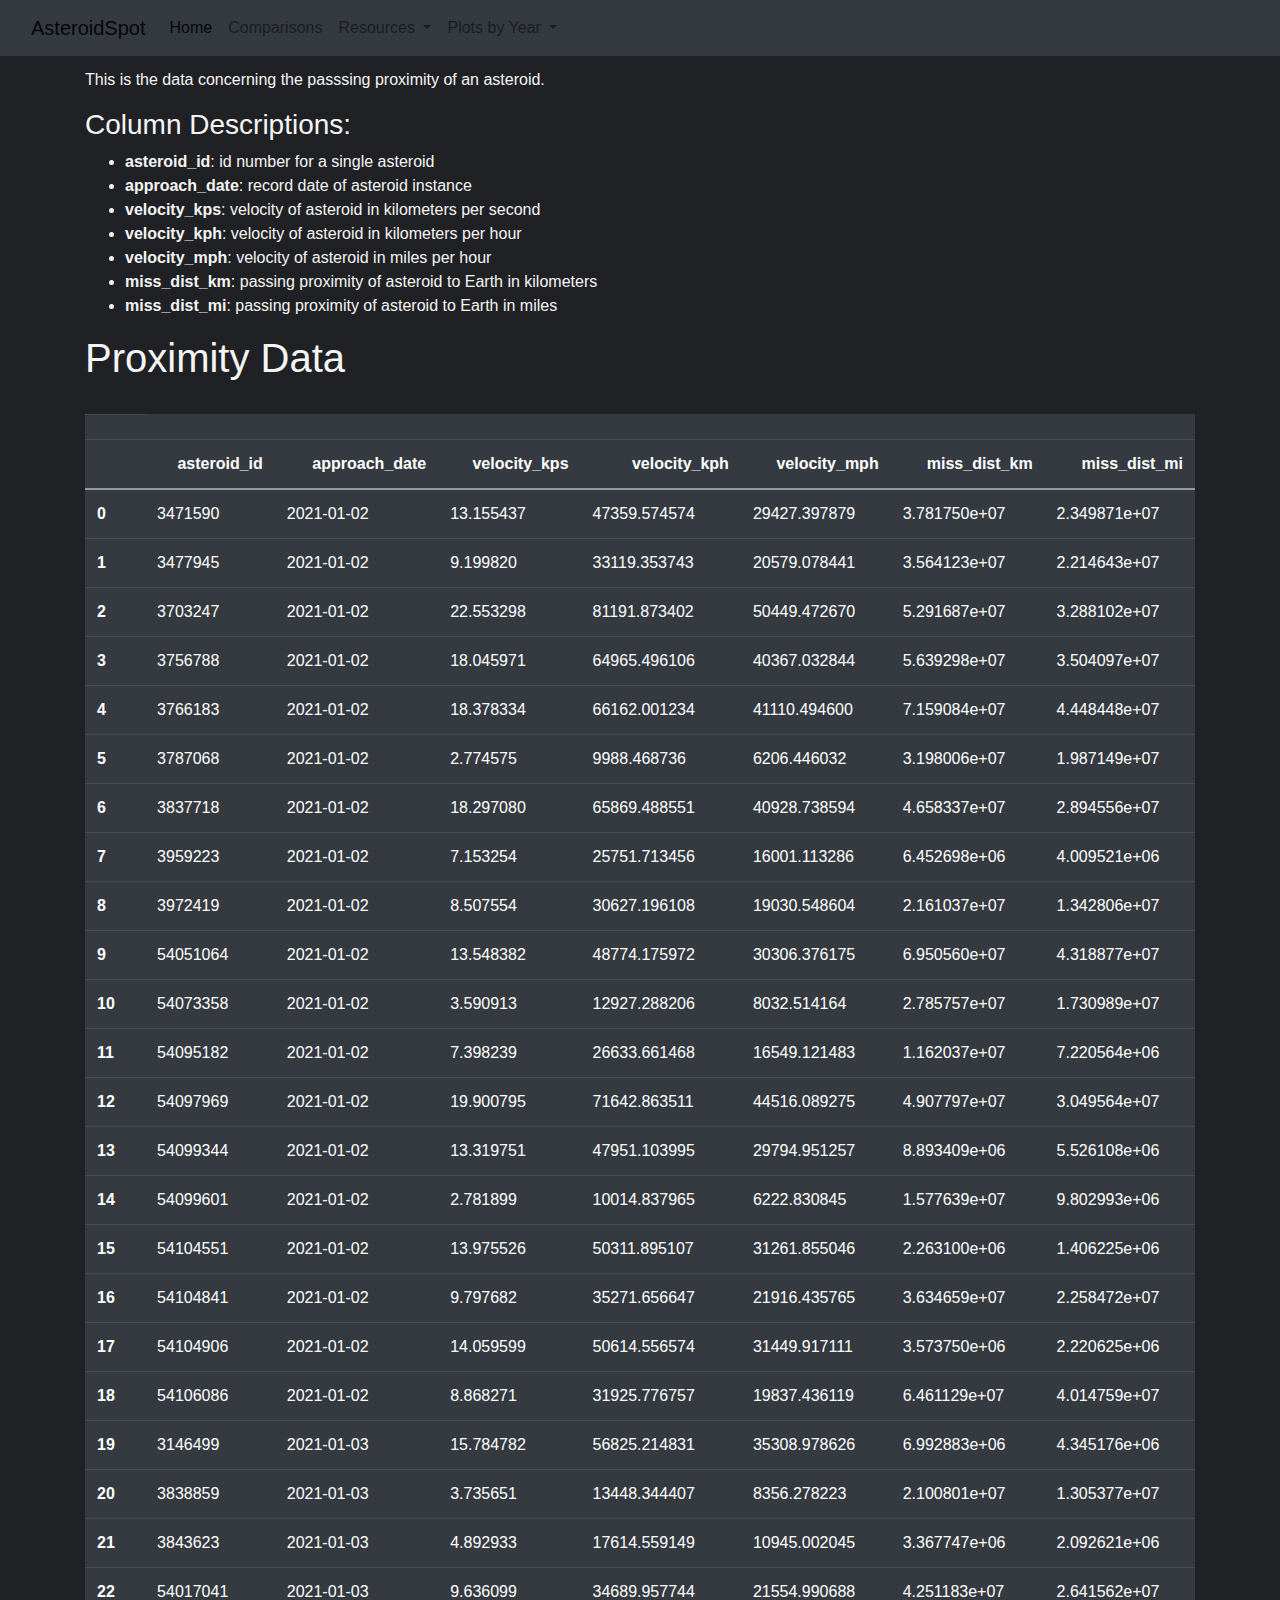
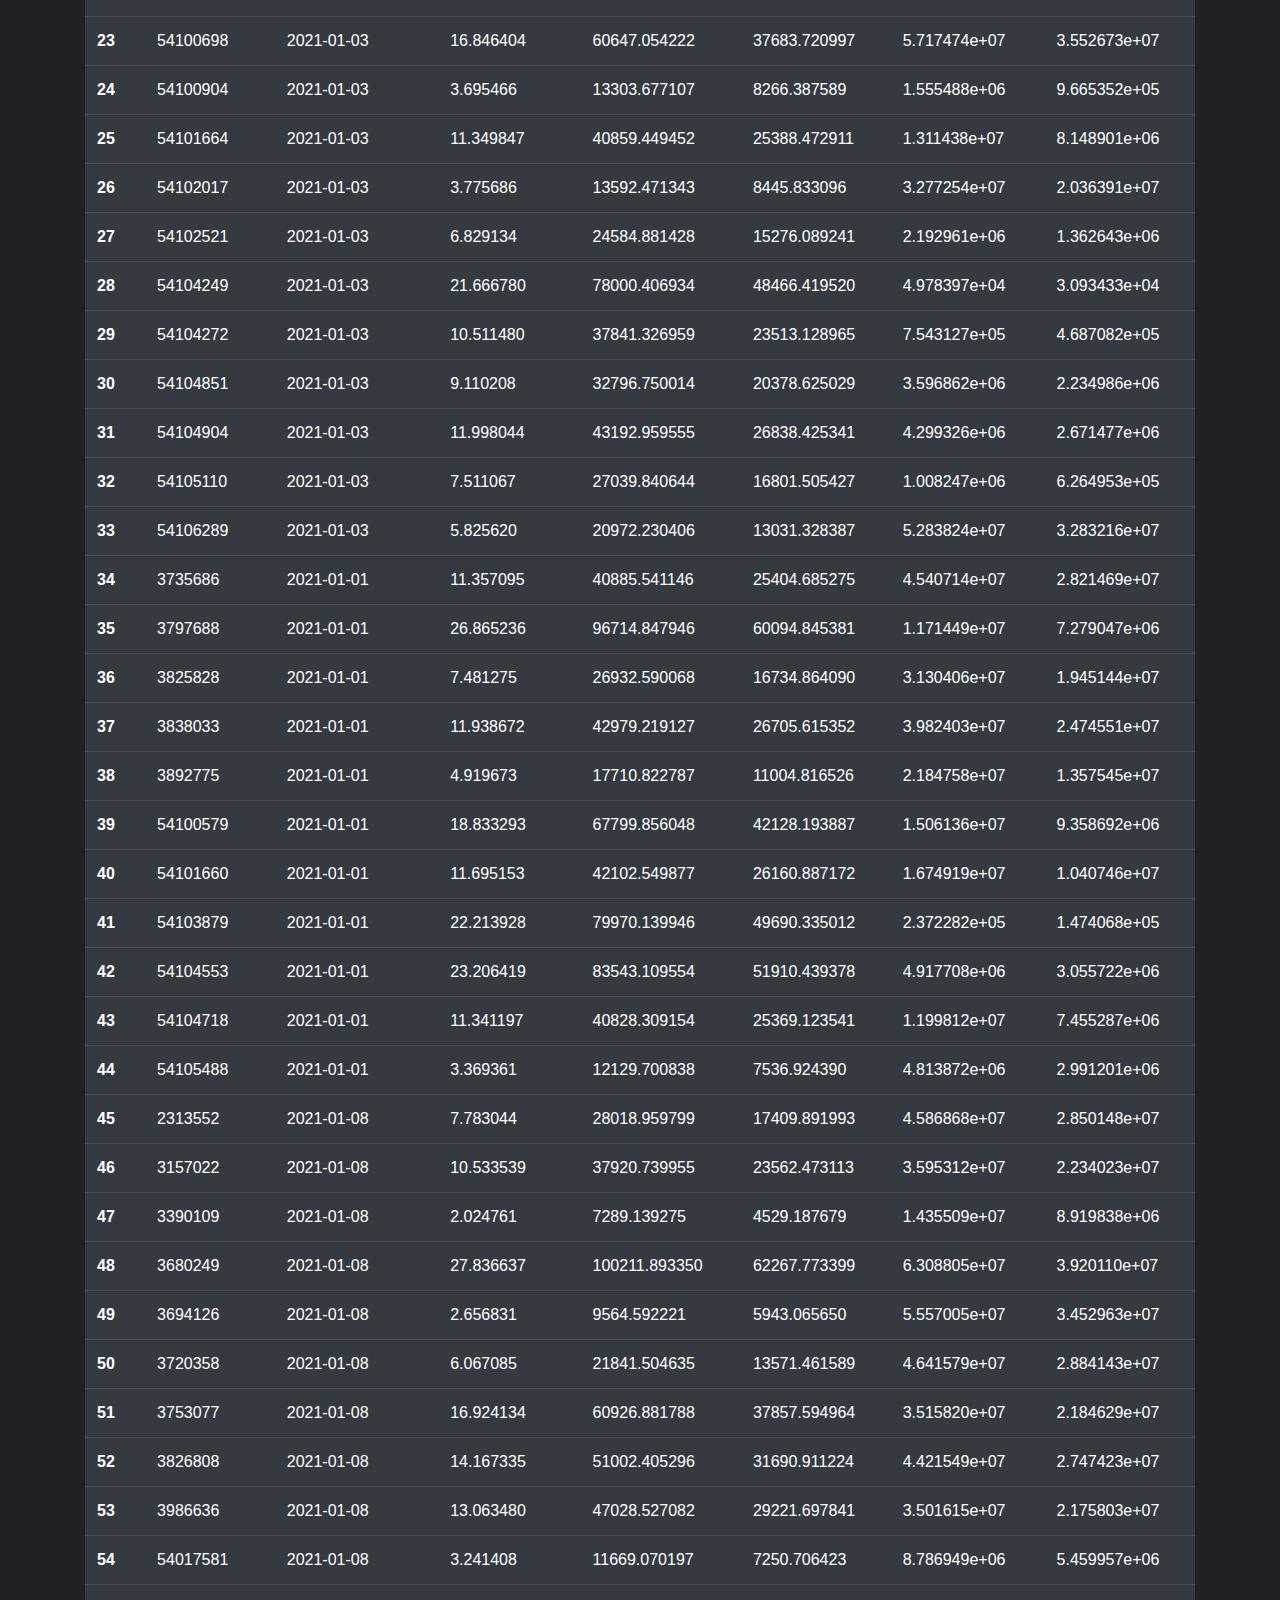
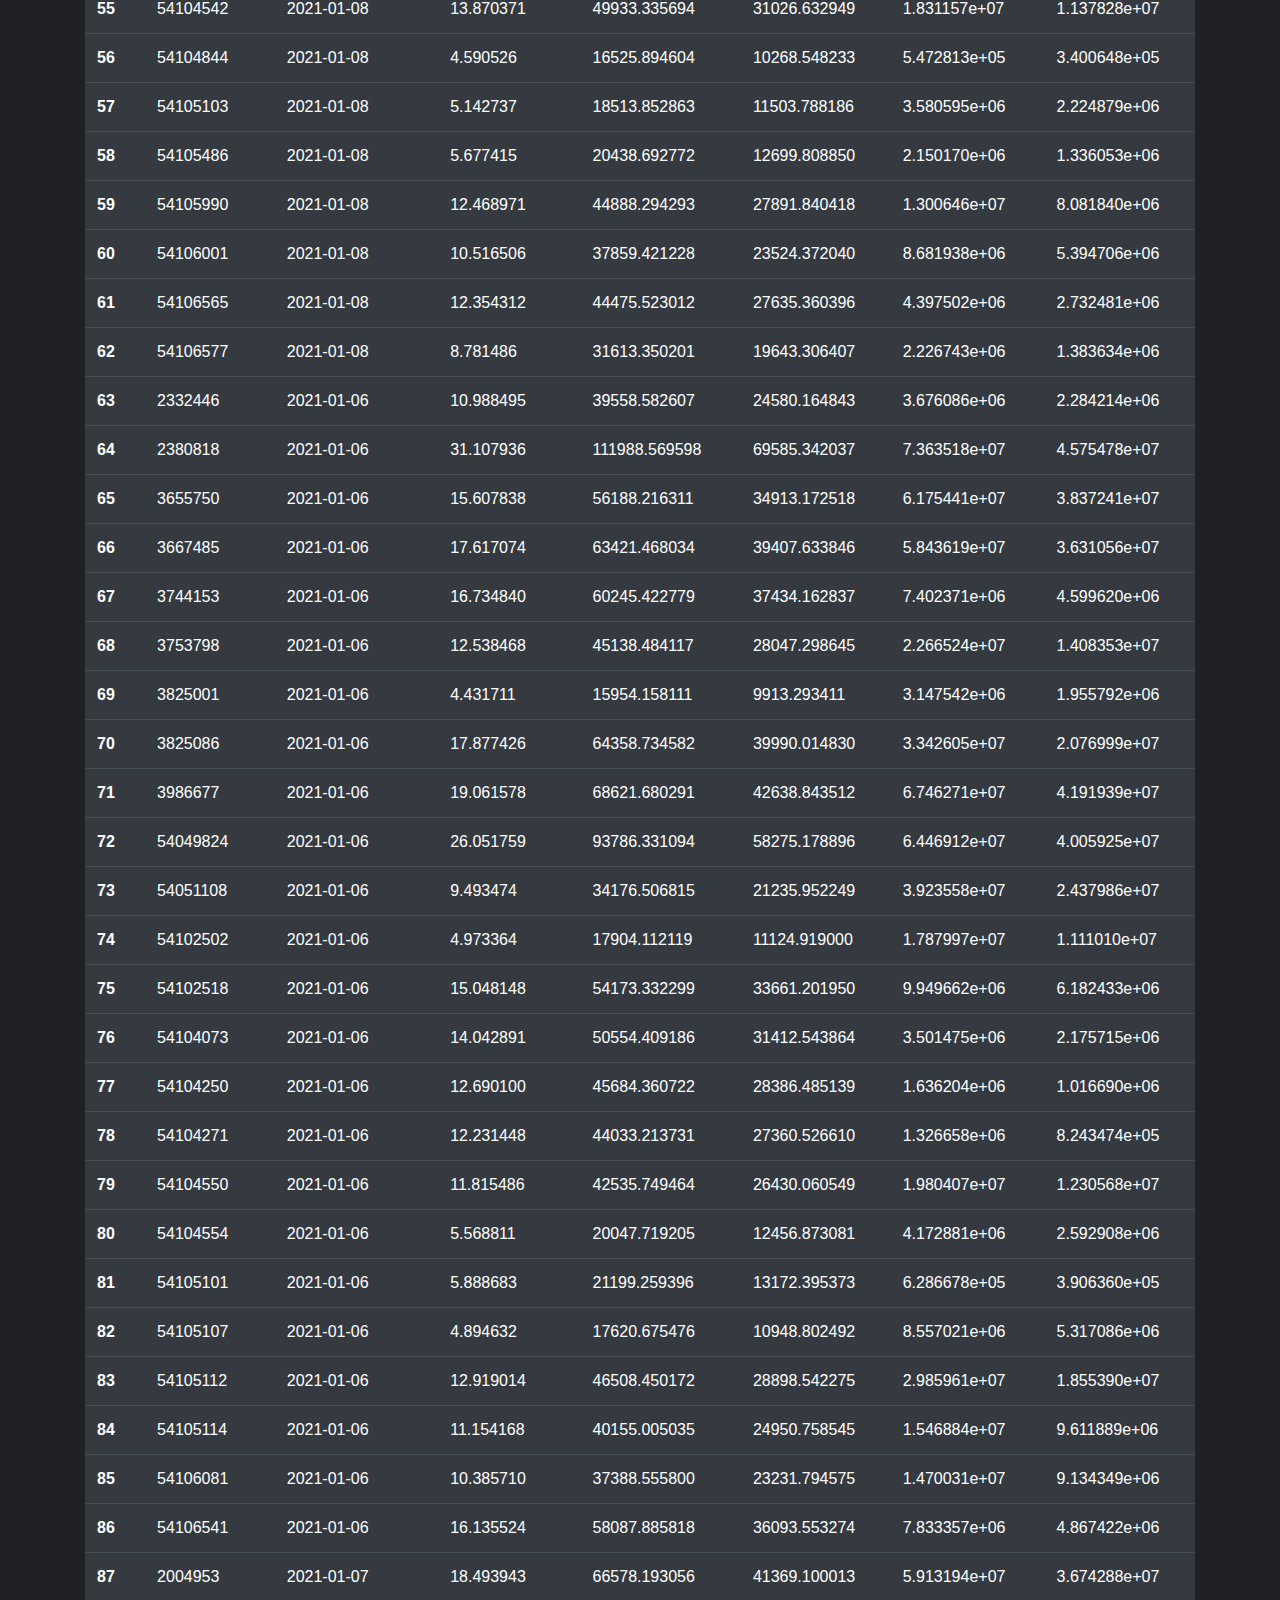
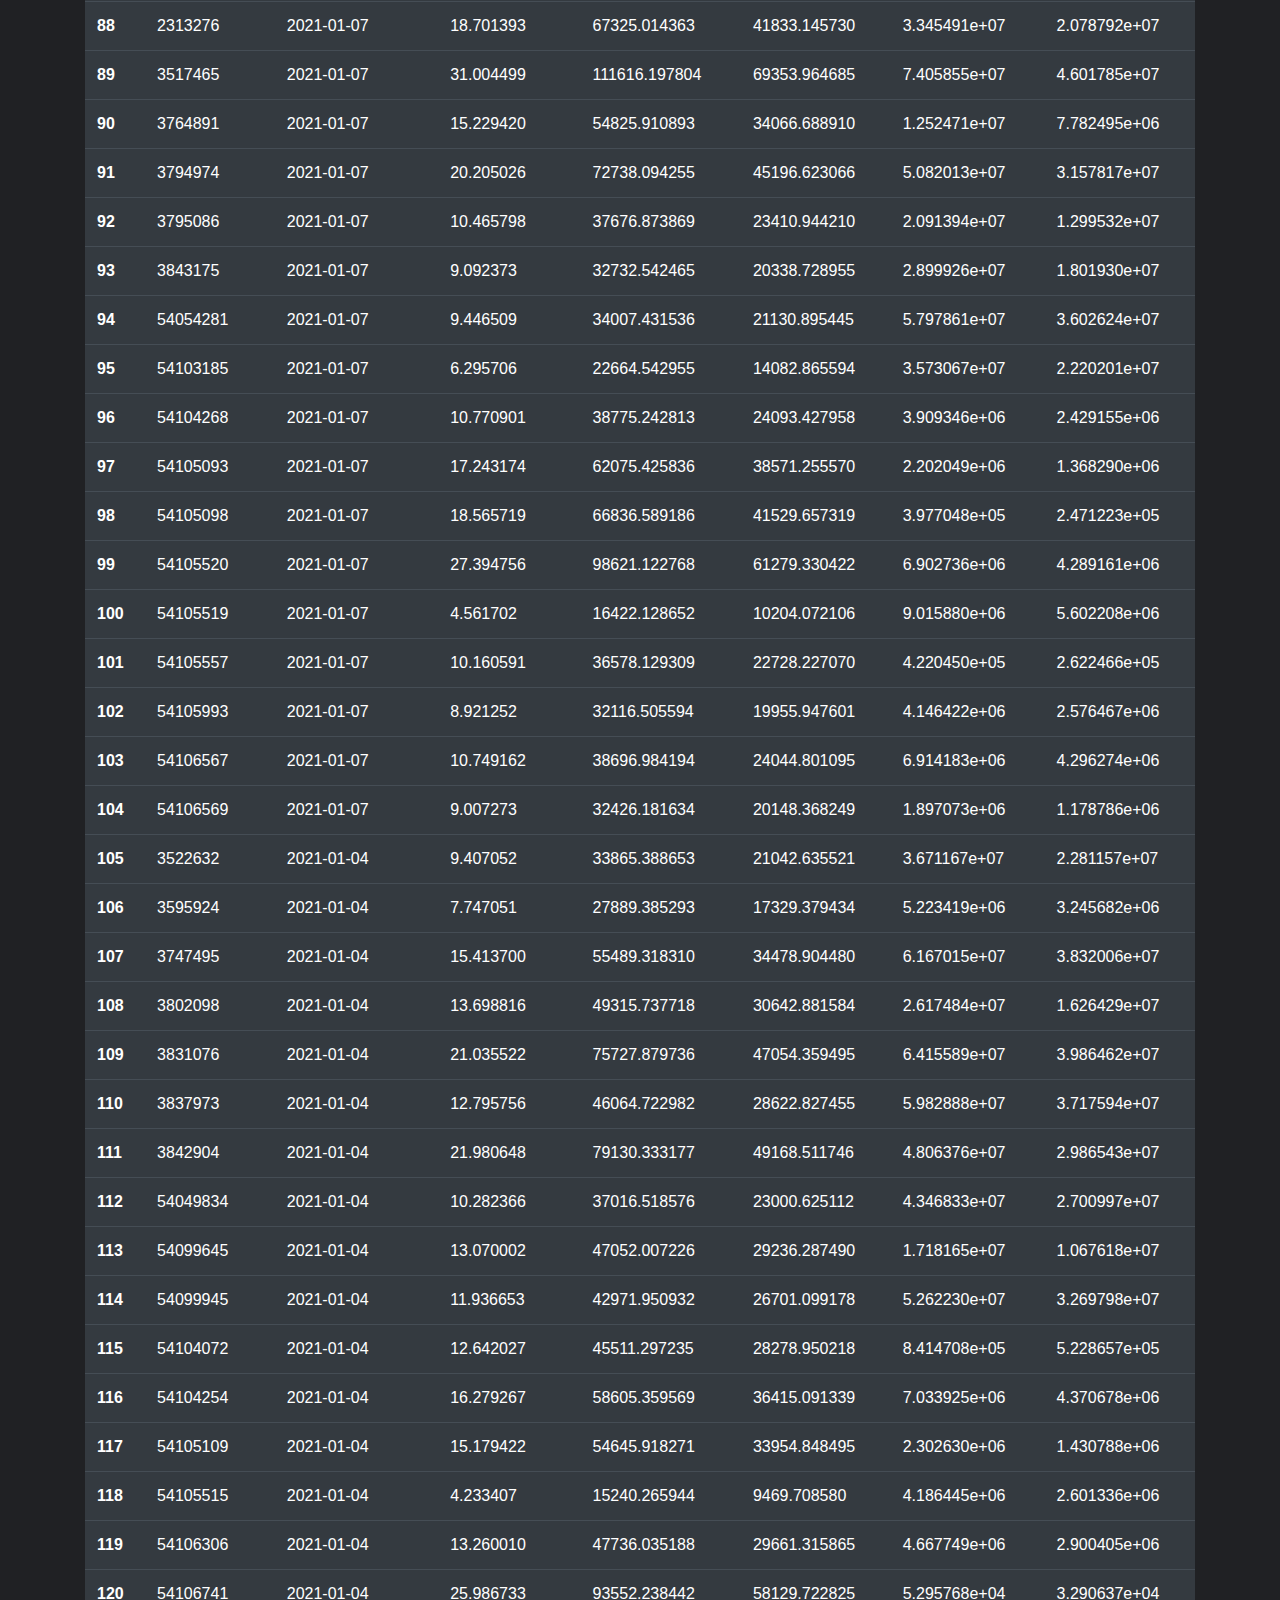
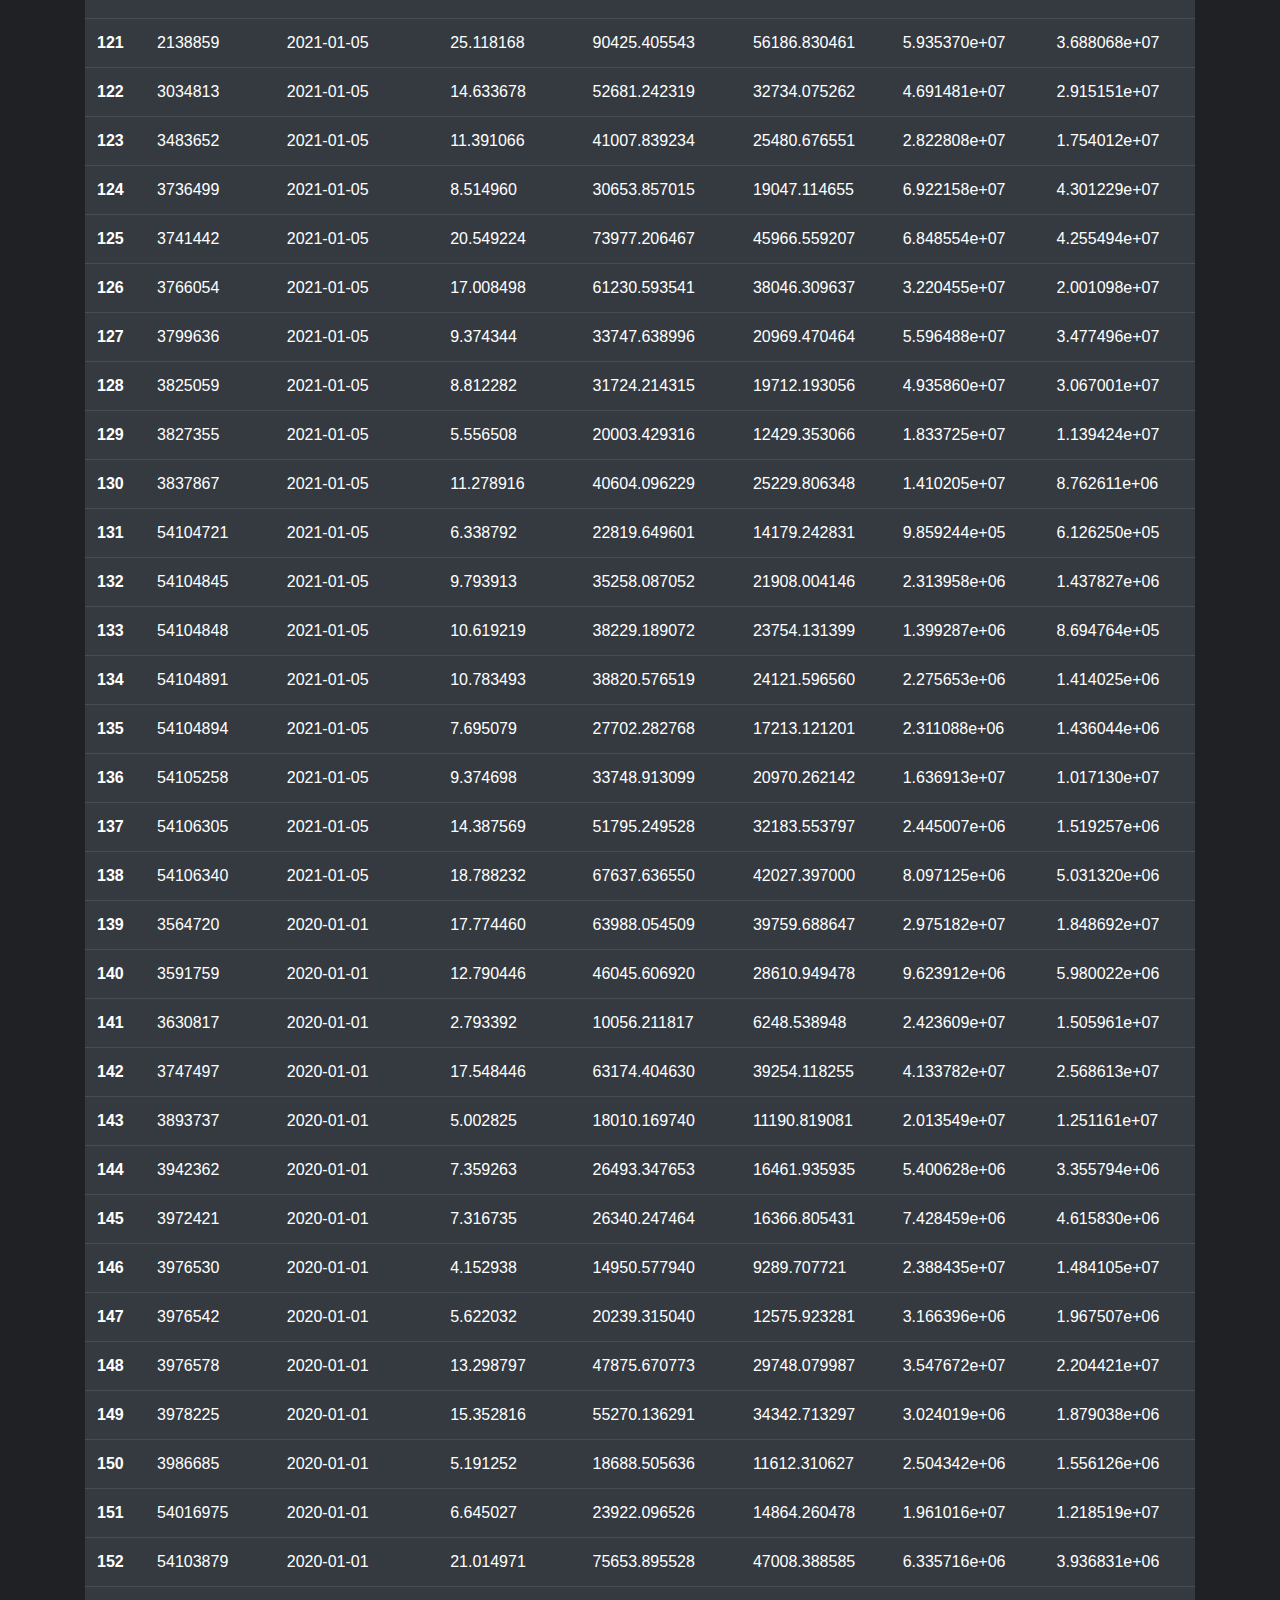
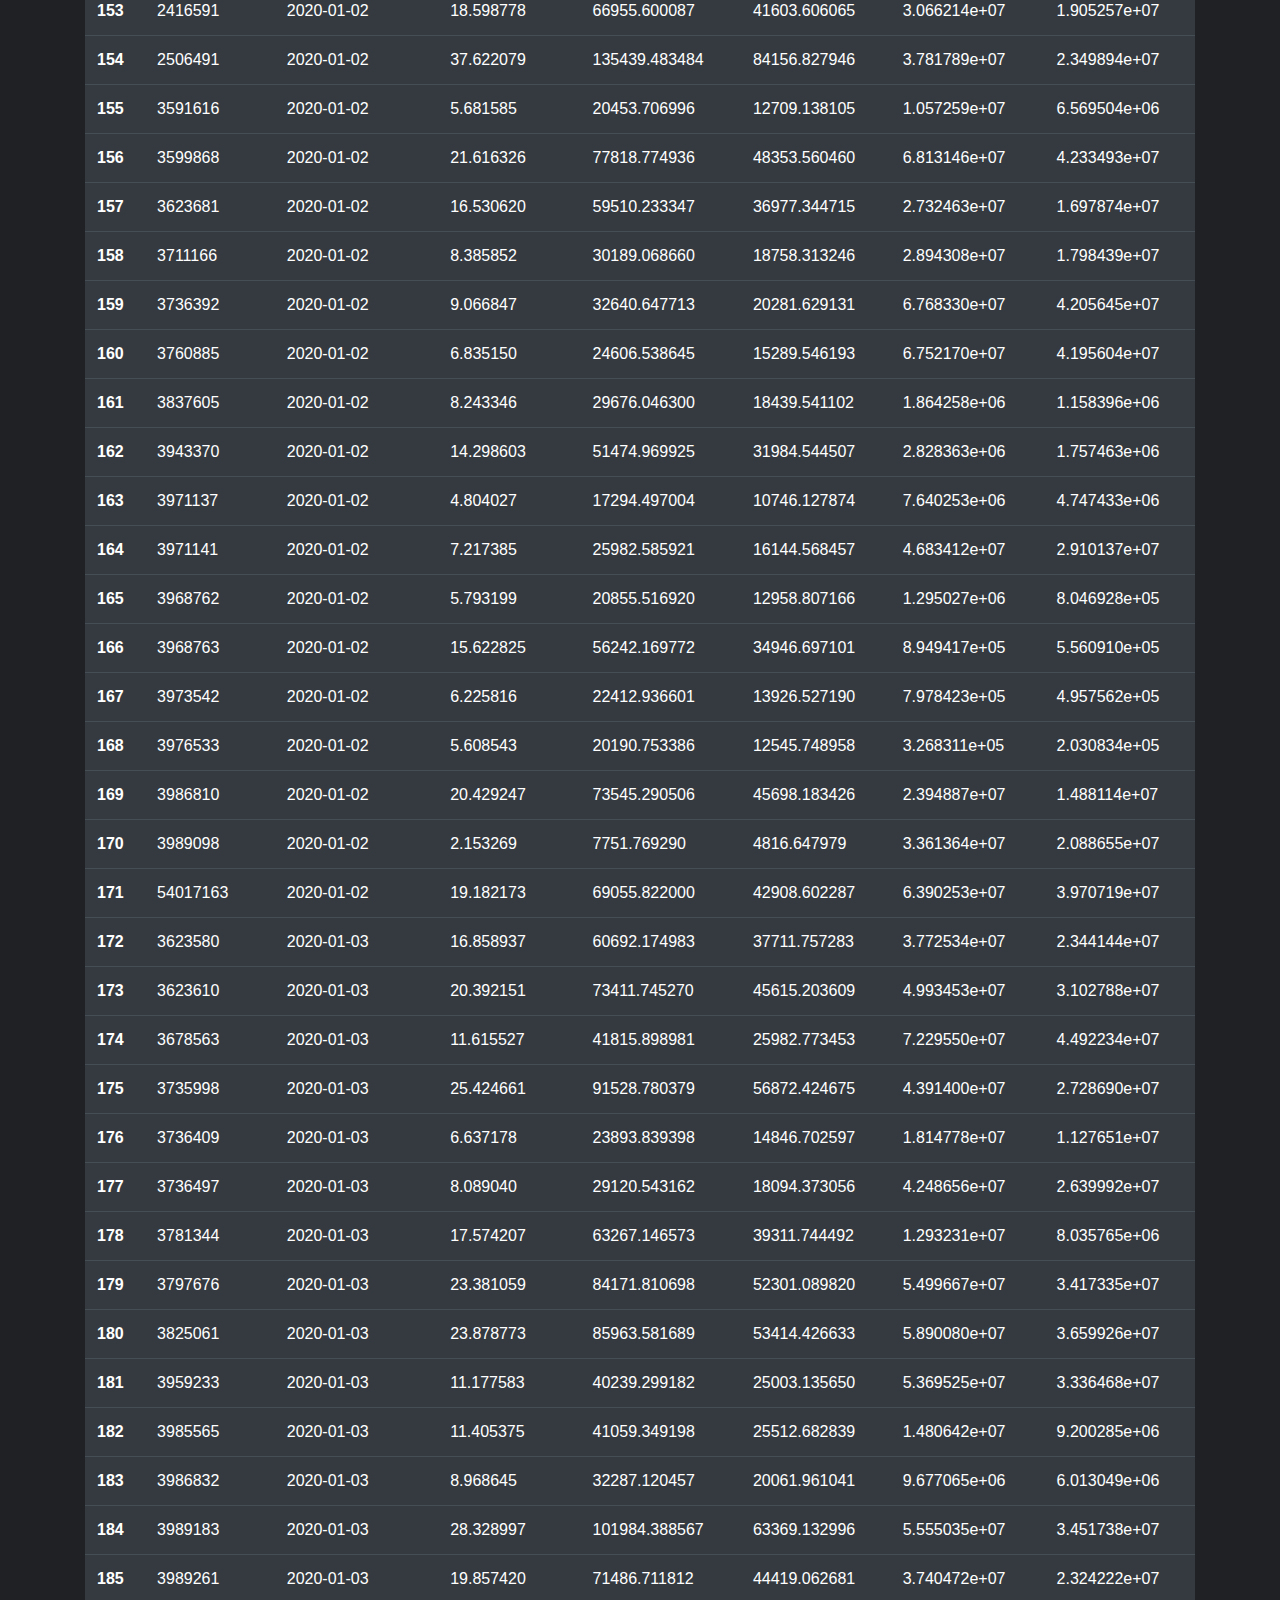
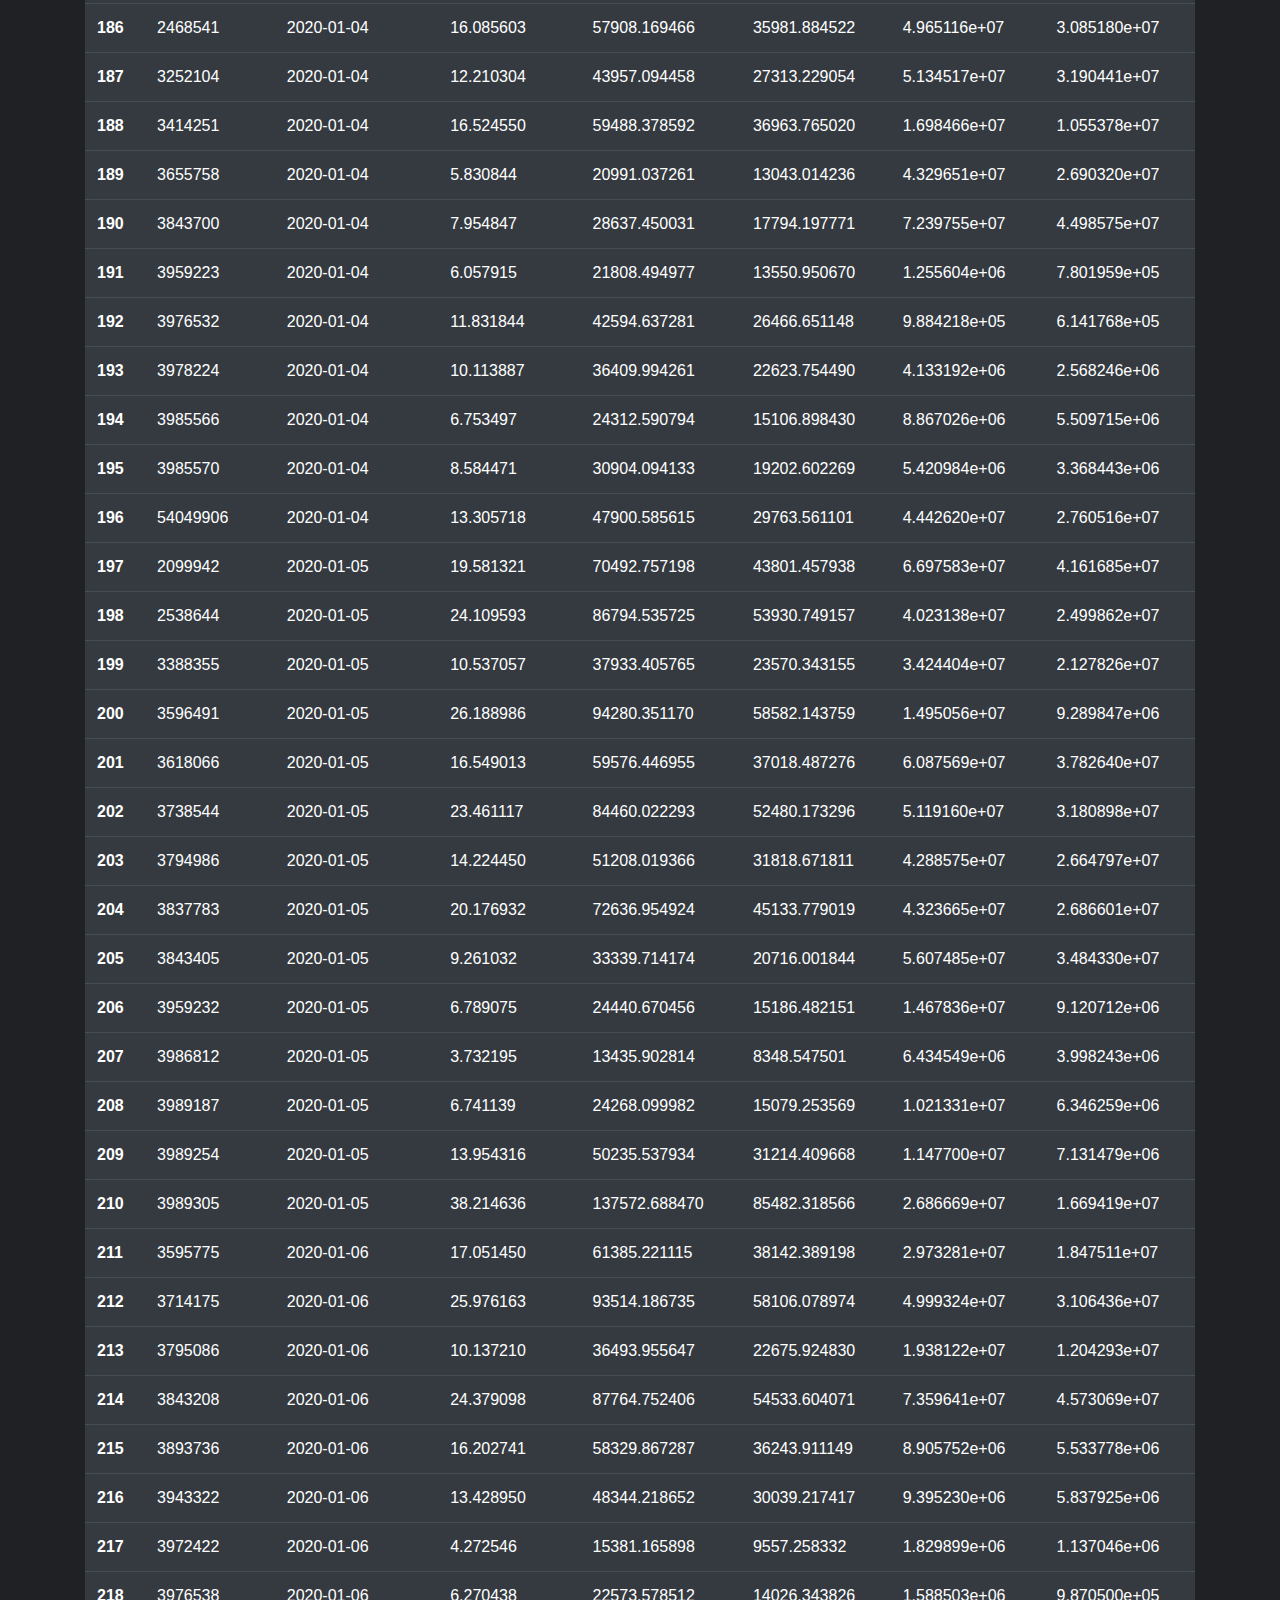
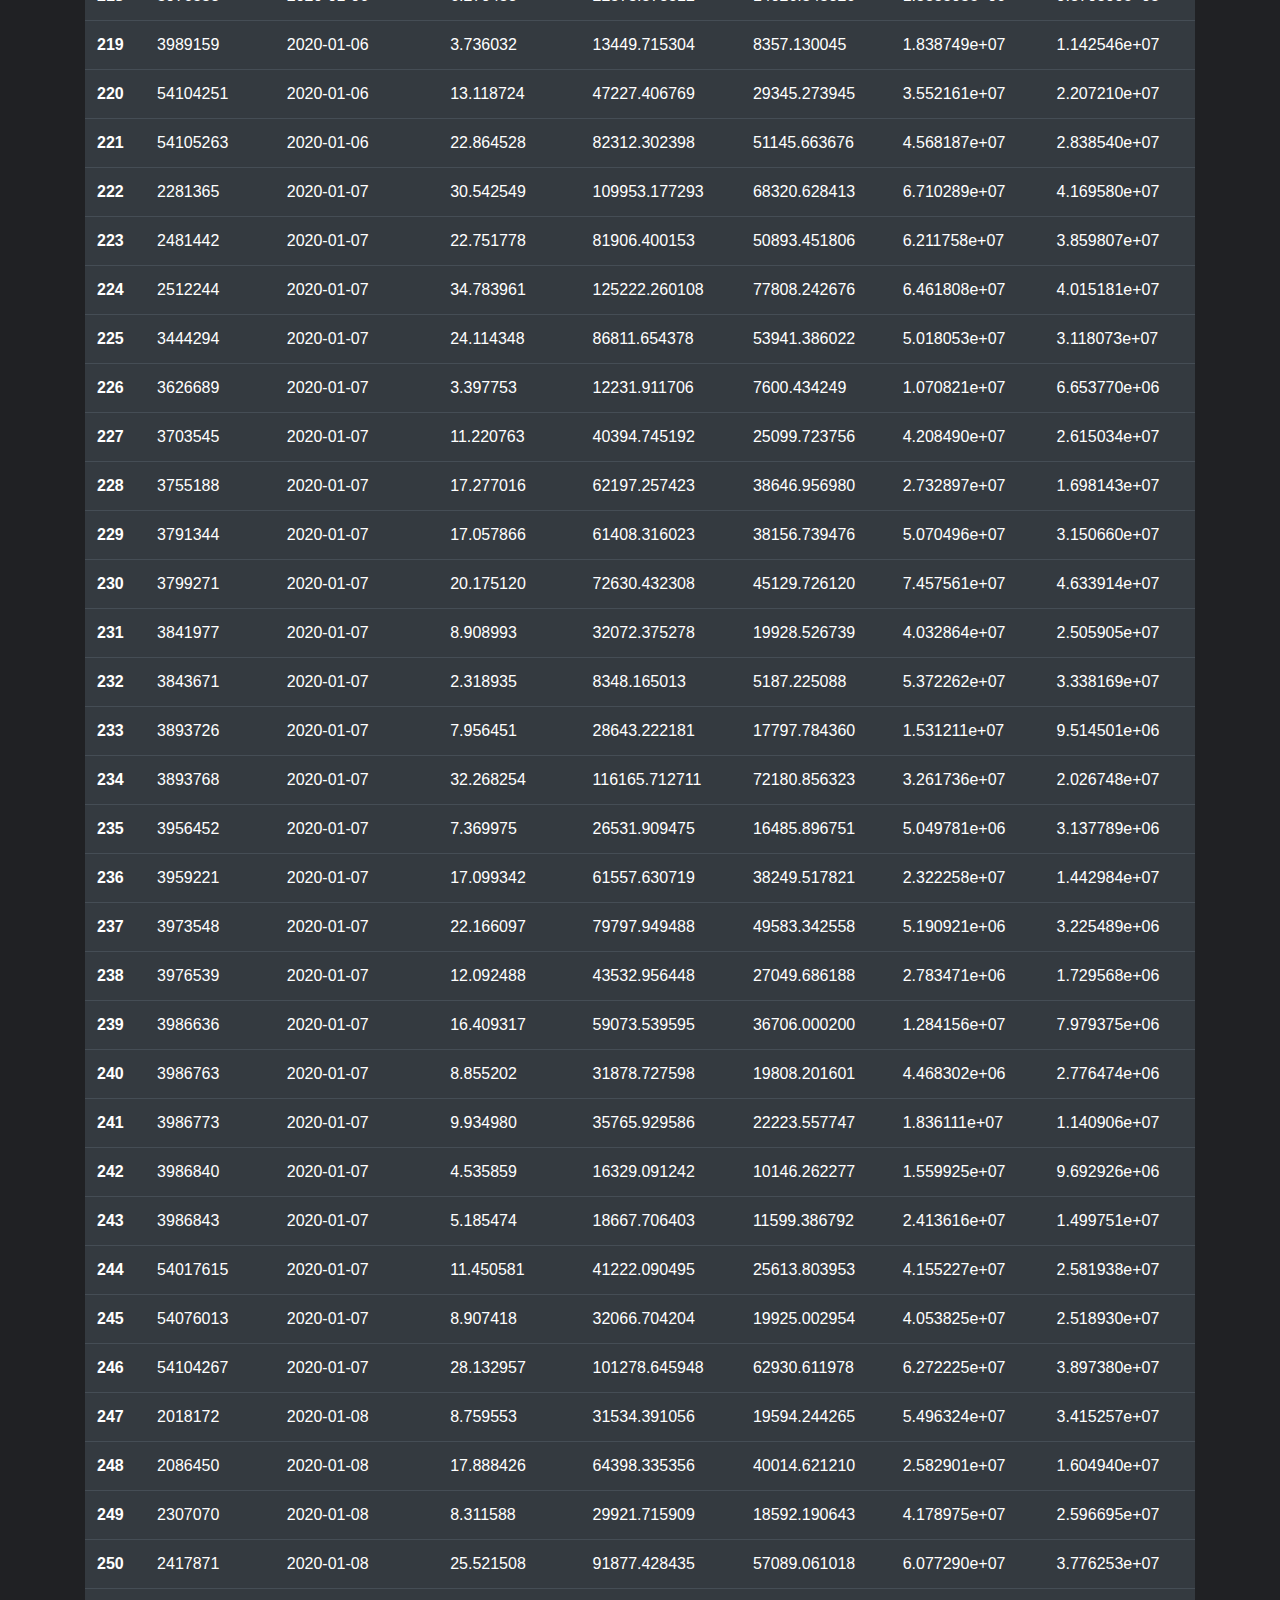
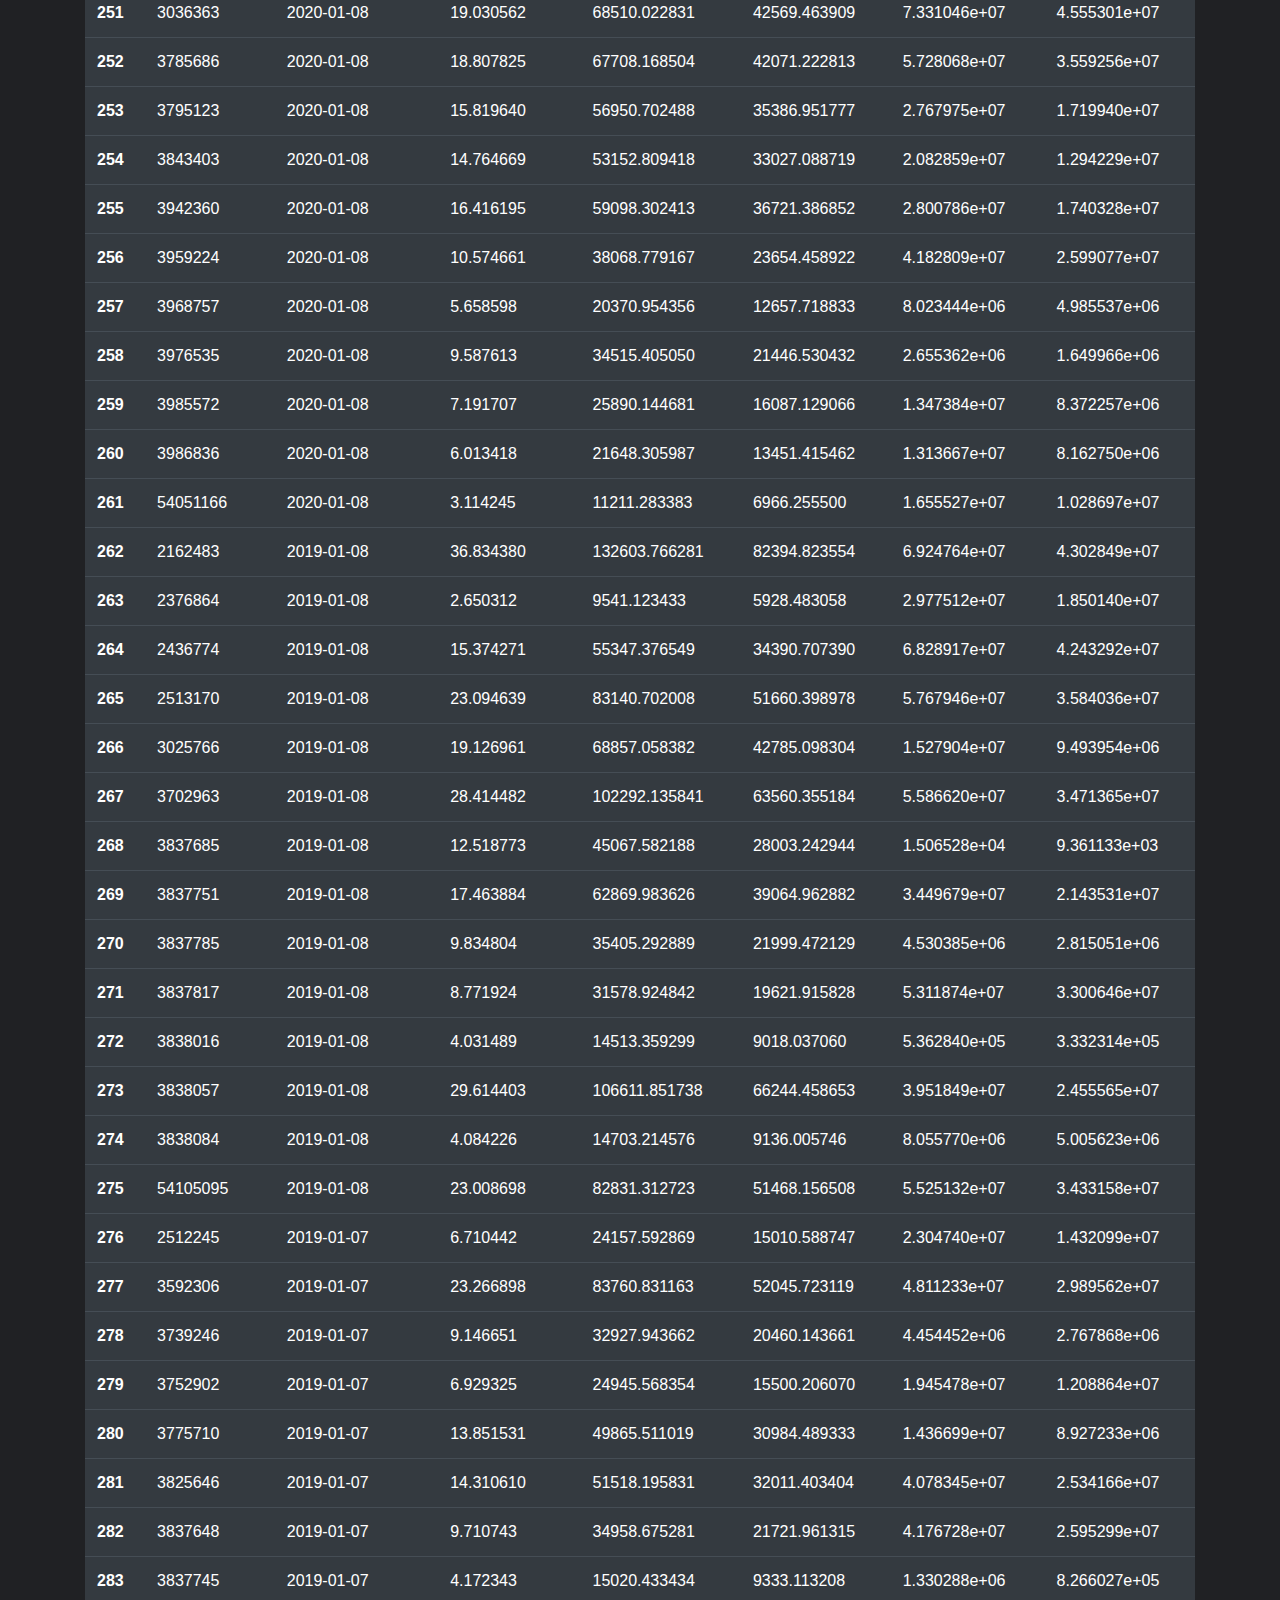
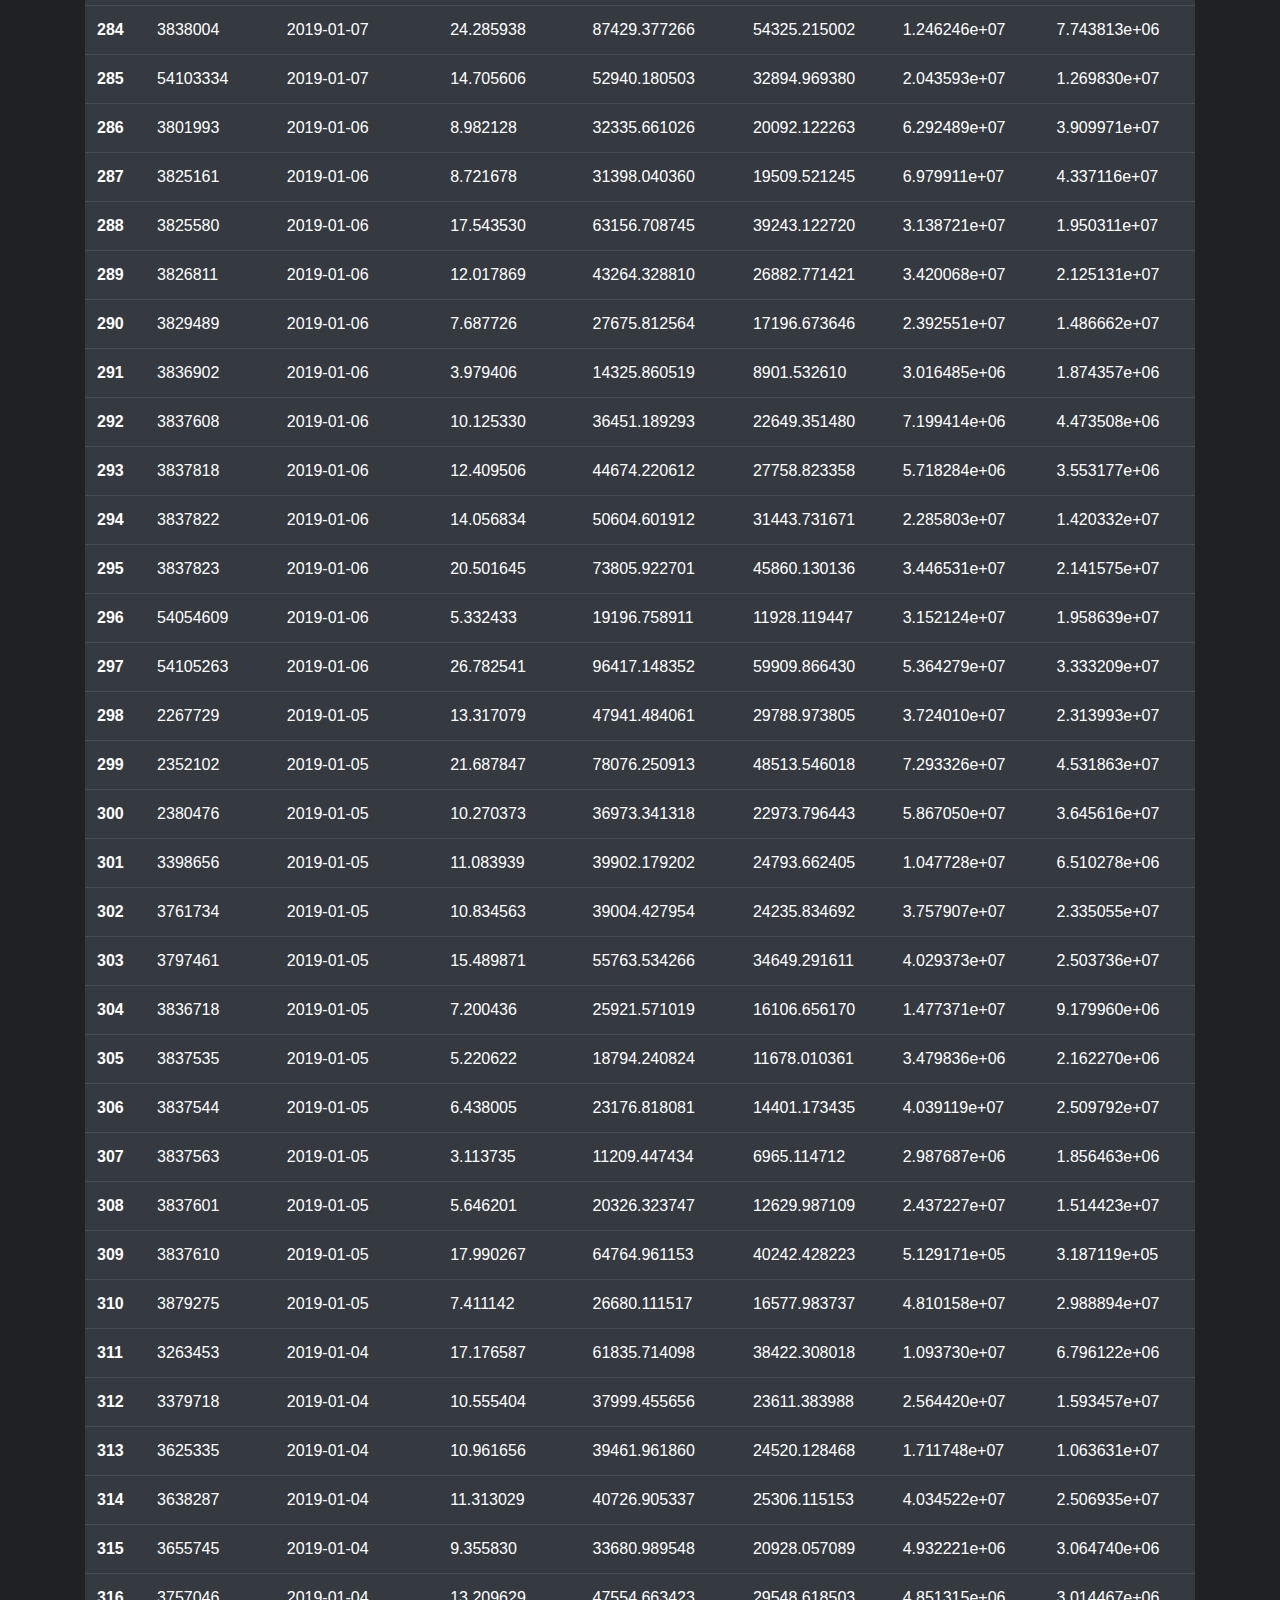
<file: pages/resources_prox.html>
<!DOCTYPE html>
<html>
    <head>
        <title>AstroSpot > Resoruces > Proximity Data</title>
        <link rel="stylesheet" href="https://stackpath.bootstrapcdn.com/bootstrap/4.3.1/css/bootstrap.min.css" integrity="sha384-ggOyR0iXCbMQv3Xipma34MD+dH/1fQ784/j6cY/iJTQUOhcWr7x9JvoRxT2MZw1T" crossorigin="anonymous">
        <link rel="stylesheet" href="styles.css">
    </head>

    <body>
      <nav class="sticky-top navbar navbar-expand-lg navbar-light bg-dark">
        <div class="container-fluid">
          <a class="navbar-brand" href="../index.html">AsteroidSpot</a>
          <button class="navbar-toggler" type="button" data-bs-toggle="collapse" data-bs-target="#navbarSupportedContent" aria-controls="navbarSupportedContent" aria-expanded="false" aria-label="Toggle navigation">
          <span class="navbar-toggler-icon"></span>
          </button>
          <div class="collapse navbar-collapse" id="navbarSupportedContent">
          <ul class="navbar-nav me-auto mb-2 mb-lg-0">
            <li class="nav-item">
            <a class="nav-link active" aria-current="page" href="../index.html">Home</a>
            </li>
            <li class="nav-item">
            <a class="nav-link" href="all_plots.html" target="_blank">Comparisons</a>
            </li>
            <li class="nav-item dropdown">
            <a class="nav-link dropdown-toggle" href="#" id="navbarDropdown" role="button" data-bs-toggle="dropdown" aria-expanded="false">
              Resources
            </a>
            <ul class="dropdown-menu" aria-labelledby="navbarDropdown">
              <li><a class="dropdown-item" href="resources_prox.html" target="_blank">Proximity Data</a></li>
              <li><a class="dropdown-item" href="resources_specs.html" target="_blank">Asteroid Specs</a></li>
            </ul>
            </li>
            <li class="nav-item dropdown">
            <a class="nav-link dropdown-toggle" href="#" id="navbarDropdown" role="button" data-bs-toggle="dropdown" aria-expanded="false">
              Plots by Year
            </a>
            <ul class="dropdown-menu" aria-labelledby="navbarDropdown">
              <li><a class="dropdown-item" href="2020_miss_dist_km_velocity_kph_viz.html" target="_blank">2020</a></li>
              <li><a class="dropdown-item" href="2019_miss_dist_km_velocity_kph_viz.html" target="_blank"">2019</a></li>
              <li><a class="dropdown-item" href="2018_miss_dist_km_velocity_kph_viz.html" target="_blank"">2018</a></li>
              <li><a class="dropdown-item" href="2017_miss_dist_km_velocity_kph_viz.html" target="_blank"">2017</a></li>
            </ul>
          </li>
          </ul>
          </div>
        </div>
        <script src="https://cdn.jsdelivr.net/npm/bootstrap@5.0.0-beta1/dist/js/bootstrap.bundle.min.js" integrity="sha384-ygbV9kiqUc6oa4msXn9868pTtWMgiQaeYH7/t7LECLbyPA2x65Kgf80OJFdroafW" crossorigin="anonymous"></script>
        </nav>
          <div class="container Resources">
            <div class="row">
              <div class="col-md-12">
                <p>
                  This is the data concerning the passsing proximity of an asteroid.
                </p>
                <h3>Column Descriptions:</h3>
                <ul>
                  <li><strong>asteroid_id</strong>: id number for a single asteroid</li>
                  <li><strong>approach_date</strong>: record date of asteroid instance</li>
                  <li><strong>velocity_kps</strong>: velocity of asteroid in kilometers per second</li>
                  <li><strong>velocity_kph</strong>: velocity of asteroid in kilometers per hour</li>
                  <li><strong>velocity_mph</strong>: velocity of asteroid in miles per hour</li>
                  <li><strong>miss_dist_km</strong>: passing proximity of asteroid to Earth in kilometers</li>
                  <li><strong>miss_dist_mi</strong>: passing proximity of asteroid to Earth in miles</li>
                </ul>
              </div>
          </div>
              <div class="row">
                  <div class="col-md-12">
                      <h1>Proximity Data</h1>
                      <br>
                      <table class="table table-hover table-dark">
                        <th scope="col"ead>
                          <tr style="text-align: right;">
                            <th scope="col"></th scope="col">
                            <th scope="col">asteroid_id</th scope="col">
                            <th scope="col">approach_date</th scope="col">
                            <th scope="col">velocity_kps</th scope="col">
                            <th scope="col">velocity_kph</th scope="col">
                            <th scope="col">velocity_mph</th scope="col">
                            <th scope="col">miss_dist_km</th scope="col">
                            <th scope="col">miss_dist_mi</th scope="col">
                          </tr>
                        </th scope="col"ead>
                        <tbody>
                          <tr>
                            <th scope="col">0</th scope="col">
                            <td>3471590</td>
                            <td>2021-01-02</td>
                            <td>13.155437</td>
                            <td>47359.574574</td>
                            <td>29427.397879</td>
                            <td>3.781750e+07</td>
                            <td>2.349871e+07</td>
                          </tr>
                          <tr>
                            <th scope="col">1</th scope="col">
                            <td>3477945</td>
                            <td>2021-01-02</td>
                            <td>9.199820</td>
                            <td>33119.353743</td>
                            <td>20579.078441</td>
                            <td>3.564123e+07</td>
                            <td>2.214643e+07</td>
                          </tr>
                          <tr>
                            <th scope="col">2</th scope="col">
                            <td>3703247</td>
                            <td>2021-01-02</td>
                            <td>22.553298</td>
                            <td>81191.873402</td>
                            <td>50449.472670</td>
                            <td>5.291687e+07</td>
                            <td>3.288102e+07</td>
                          </tr>
                          <tr>
                            <th scope="col">3</th scope="col">
                            <td>3756788</td>
                            <td>2021-01-02</td>
                            <td>18.045971</td>
                            <td>64965.496106</td>
                            <td>40367.032844</td>
                            <td>5.639298e+07</td>
                            <td>3.504097e+07</td>
                          </tr>
                          <tr>
                            <th scope="col">4</th scope="col">
                            <td>3766183</td>
                            <td>2021-01-02</td>
                            <td>18.378334</td>
                            <td>66162.001234</td>
                            <td>41110.494600</td>
                            <td>7.159084e+07</td>
                            <td>4.448448e+07</td>
                          </tr>
                          <tr>
                            <th scope="col">5</th scope="col">
                            <td>3787068</td>
                            <td>2021-01-02</td>
                            <td>2.774575</td>
                            <td>9988.468736</td>
                            <td>6206.446032</td>
                            <td>3.198006e+07</td>
                            <td>1.987149e+07</td>
                          </tr>
                          <tr>
                            <th scope="col">6</th scope="col">
                            <td>3837718</td>
                            <td>2021-01-02</td>
                            <td>18.297080</td>
                            <td>65869.488551</td>
                            <td>40928.738594</td>
                            <td>4.658337e+07</td>
                            <td>2.894556e+07</td>
                          </tr>
                          <tr>
                            <th scope="col">7</th scope="col">
                            <td>3959223</td>
                            <td>2021-01-02</td>
                            <td>7.153254</td>
                            <td>25751.713456</td>
                            <td>16001.113286</td>
                            <td>6.452698e+06</td>
                            <td>4.009521e+06</td>
                          </tr>
                          <tr>
                            <th scope="col">8</th scope="col">
                            <td>3972419</td>
                            <td>2021-01-02</td>
                            <td>8.507554</td>
                            <td>30627.196108</td>
                            <td>19030.548604</td>
                            <td>2.161037e+07</td>
                            <td>1.342806e+07</td>
                          </tr>
                          <tr>
                            <th scope="col">9</th scope="col">
                            <td>54051064</td>
                            <td>2021-01-02</td>
                            <td>13.548382</td>
                            <td>48774.175972</td>
                            <td>30306.376175</td>
                            <td>6.950560e+07</td>
                            <td>4.318877e+07</td>
                          </tr>
                          <tr>
                            <th scope="col">10</th scope="col">
                            <td>54073358</td>
                            <td>2021-01-02</td>
                            <td>3.590913</td>
                            <td>12927.288206</td>
                            <td>8032.514164</td>
                            <td>2.785757e+07</td>
                            <td>1.730989e+07</td>
                          </tr>
                          <tr>
                            <th scope="col">11</th scope="col">
                            <td>54095182</td>
                            <td>2021-01-02</td>
                            <td>7.398239</td>
                            <td>26633.661468</td>
                            <td>16549.121483</td>
                            <td>1.162037e+07</td>
                            <td>7.220564e+06</td>
                          </tr>
                          <tr>
                            <th scope="col">12</th scope="col">
                            <td>54097969</td>
                            <td>2021-01-02</td>
                            <td>19.900795</td>
                            <td>71642.863511</td>
                            <td>44516.089275</td>
                            <td>4.907797e+07</td>
                            <td>3.049564e+07</td>
                          </tr>
                          <tr>
                            <th scope="col">13</th scope="col">
                            <td>54099344</td>
                            <td>2021-01-02</td>
                            <td>13.319751</td>
                            <td>47951.103995</td>
                            <td>29794.951257</td>
                            <td>8.893409e+06</td>
                            <td>5.526108e+06</td>
                          </tr>
                          <tr>
                            <th scope="col">14</th scope="col">
                            <td>54099601</td>
                            <td>2021-01-02</td>
                            <td>2.781899</td>
                            <td>10014.837965</td>
                            <td>6222.830845</td>
                            <td>1.577639e+07</td>
                            <td>9.802993e+06</td>
                          </tr>
                          <tr>
                            <th scope="col">15</th scope="col">
                            <td>54104551</td>
                            <td>2021-01-02</td>
                            <td>13.975526</td>
                            <td>50311.895107</td>
                            <td>31261.855046</td>
                            <td>2.263100e+06</td>
                            <td>1.406225e+06</td>
                          </tr>
                          <tr>
                            <th scope="col">16</th scope="col">
                            <td>54104841</td>
                            <td>2021-01-02</td>
                            <td>9.797682</td>
                            <td>35271.656647</td>
                            <td>21916.435765</td>
                            <td>3.634659e+07</td>
                            <td>2.258472e+07</td>
                          </tr>
                          <tr>
                            <th scope="col">17</th scope="col">
                            <td>54104906</td>
                            <td>2021-01-02</td>
                            <td>14.059599</td>
                            <td>50614.556574</td>
                            <td>31449.917111</td>
                            <td>3.573750e+06</td>
                            <td>2.220625e+06</td>
                          </tr>
                          <tr>
                            <th scope="col">18</th scope="col">
                            <td>54106086</td>
                            <td>2021-01-02</td>
                            <td>8.868271</td>
                            <td>31925.776757</td>
                            <td>19837.436119</td>
                            <td>6.461129e+07</td>
                            <td>4.014759e+07</td>
                          </tr>
                          <tr>
                            <th scope="col">19</th scope="col">
                            <td>3146499</td>
                            <td>2021-01-03</td>
                            <td>15.784782</td>
                            <td>56825.214831</td>
                            <td>35308.978626</td>
                            <td>6.992883e+06</td>
                            <td>4.345176e+06</td>
                          </tr>
                          <tr>
                            <th scope="col">20</th scope="col">
                            <td>3838859</td>
                            <td>2021-01-03</td>
                            <td>3.735651</td>
                            <td>13448.344407</td>
                            <td>8356.278223</td>
                            <td>2.100801e+07</td>
                            <td>1.305377e+07</td>
                          </tr>
                          <tr>
                            <th scope="col">21</th scope="col">
                            <td>3843623</td>
                            <td>2021-01-03</td>
                            <td>4.892933</td>
                            <td>17614.559149</td>
                            <td>10945.002045</td>
                            <td>3.367747e+06</td>
                            <td>2.092621e+06</td>
                          </tr>
                          <tr>
                            <th scope="col">22</th scope="col">
                            <td>54017041</td>
                            <td>2021-01-03</td>
                            <td>9.636099</td>
                            <td>34689.957744</td>
                            <td>21554.990688</td>
                            <td>4.251183e+07</td>
                            <td>2.641562e+07</td>
                          </tr>
                          <tr>
                            <th scope="col">23</th scope="col">
                            <td>54100698</td>
                            <td>2021-01-03</td>
                            <td>16.846404</td>
                            <td>60647.054222</td>
                            <td>37683.720997</td>
                            <td>5.717474e+07</td>
                            <td>3.552673e+07</td>
                          </tr>
                          <tr>
                            <th scope="col">24</th scope="col">
                            <td>54100904</td>
                            <td>2021-01-03</td>
                            <td>3.695466</td>
                            <td>13303.677107</td>
                            <td>8266.387589</td>
                            <td>1.555488e+06</td>
                            <td>9.665352e+05</td>
                          </tr>
                          <tr>
                            <th scope="col">25</th scope="col">
                            <td>54101664</td>
                            <td>2021-01-03</td>
                            <td>11.349847</td>
                            <td>40859.449452</td>
                            <td>25388.472911</td>
                            <td>1.311438e+07</td>
                            <td>8.148901e+06</td>
                          </tr>
                          <tr>
                            <th scope="col">26</th scope="col">
                            <td>54102017</td>
                            <td>2021-01-03</td>
                            <td>3.775686</td>
                            <td>13592.471343</td>
                            <td>8445.833096</td>
                            <td>3.277254e+07</td>
                            <td>2.036391e+07</td>
                          </tr>
                          <tr>
                            <th scope="col">27</th scope="col">
                            <td>54102521</td>
                            <td>2021-01-03</td>
                            <td>6.829134</td>
                            <td>24584.881428</td>
                            <td>15276.089241</td>
                            <td>2.192961e+06</td>
                            <td>1.362643e+06</td>
                          </tr>
                          <tr>
                            <th scope="col">28</th scope="col">
                            <td>54104249</td>
                            <td>2021-01-03</td>
                            <td>21.666780</td>
                            <td>78000.406934</td>
                            <td>48466.419520</td>
                            <td>4.978397e+04</td>
                            <td>3.093433e+04</td>
                          </tr>
                          <tr>
                            <th scope="col">29</th scope="col">
                            <td>54104272</td>
                            <td>2021-01-03</td>
                            <td>10.511480</td>
                            <td>37841.326959</td>
                            <td>23513.128965</td>
                            <td>7.543127e+05</td>
                            <td>4.687082e+05</td>
                          </tr>
                          <tr>
                            <th scope="col">30</th scope="col">
                            <td>54104851</td>
                            <td>2021-01-03</td>
                            <td>9.110208</td>
                            <td>32796.750014</td>
                            <td>20378.625029</td>
                            <td>3.596862e+06</td>
                            <td>2.234986e+06</td>
                          </tr>
                          <tr>
                            <th scope="col">31</th scope="col">
                            <td>54104904</td>
                            <td>2021-01-03</td>
                            <td>11.998044</td>
                            <td>43192.959555</td>
                            <td>26838.425341</td>
                            <td>4.299326e+06</td>
                            <td>2.671477e+06</td>
                          </tr>
                          <tr>
                            <th scope="col">32</th scope="col">
                            <td>54105110</td>
                            <td>2021-01-03</td>
                            <td>7.511067</td>
                            <td>27039.840644</td>
                            <td>16801.505427</td>
                            <td>1.008247e+06</td>
                            <td>6.264953e+05</td>
                          </tr>
                          <tr>
                            <th scope="col">33</th scope="col">
                            <td>54106289</td>
                            <td>2021-01-03</td>
                            <td>5.825620</td>
                            <td>20972.230406</td>
                            <td>13031.328387</td>
                            <td>5.283824e+07</td>
                            <td>3.283216e+07</td>
                          </tr>
                          <tr>
                            <th scope="col">34</th scope="col">
                            <td>3735686</td>
                            <td>2021-01-01</td>
                            <td>11.357095</td>
                            <td>40885.541146</td>
                            <td>25404.685275</td>
                            <td>4.540714e+07</td>
                            <td>2.821469e+07</td>
                          </tr>
                          <tr>
                            <th scope="col">35</th scope="col">
                            <td>3797688</td>
                            <td>2021-01-01</td>
                            <td>26.865236</td>
                            <td>96714.847946</td>
                            <td>60094.845381</td>
                            <td>1.171449e+07</td>
                            <td>7.279047e+06</td>
                          </tr>
                          <tr>
                            <th scope="col">36</th scope="col">
                            <td>3825828</td>
                            <td>2021-01-01</td>
                            <td>7.481275</td>
                            <td>26932.590068</td>
                            <td>16734.864090</td>
                            <td>3.130406e+07</td>
                            <td>1.945144e+07</td>
                          </tr>
                          <tr>
                            <th scope="col">37</th scope="col">
                            <td>3838033</td>
                            <td>2021-01-01</td>
                            <td>11.938672</td>
                            <td>42979.219127</td>
                            <td>26705.615352</td>
                            <td>3.982403e+07</td>
                            <td>2.474551e+07</td>
                          </tr>
                          <tr>
                            <th scope="col">38</th scope="col">
                            <td>3892775</td>
                            <td>2021-01-01</td>
                            <td>4.919673</td>
                            <td>17710.822787</td>
                            <td>11004.816526</td>
                            <td>2.184758e+07</td>
                            <td>1.357545e+07</td>
                          </tr>
                          <tr>
                            <th scope="col">39</th scope="col">
                            <td>54100579</td>
                            <td>2021-01-01</td>
                            <td>18.833293</td>
                            <td>67799.856048</td>
                            <td>42128.193887</td>
                            <td>1.506136e+07</td>
                            <td>9.358692e+06</td>
                          </tr>
                          <tr>
                            <th scope="col">40</th scope="col">
                            <td>54101660</td>
                            <td>2021-01-01</td>
                            <td>11.695153</td>
                            <td>42102.549877</td>
                            <td>26160.887172</td>
                            <td>1.674919e+07</td>
                            <td>1.040746e+07</td>
                          </tr>
                          <tr>
                            <th scope="col">41</th scope="col">
                            <td>54103879</td>
                            <td>2021-01-01</td>
                            <td>22.213928</td>
                            <td>79970.139946</td>
                            <td>49690.335012</td>
                            <td>2.372282e+05</td>
                            <td>1.474068e+05</td>
                          </tr>
                          <tr>
                            <th scope="col">42</th scope="col">
                            <td>54104553</td>
                            <td>2021-01-01</td>
                            <td>23.206419</td>
                            <td>83543.109554</td>
                            <td>51910.439378</td>
                            <td>4.917708e+06</td>
                            <td>3.055722e+06</td>
                          </tr>
                          <tr>
                            <th scope="col">43</th scope="col">
                            <td>54104718</td>
                            <td>2021-01-01</td>
                            <td>11.341197</td>
                            <td>40828.309154</td>
                            <td>25369.123541</td>
                            <td>1.199812e+07</td>
                            <td>7.455287e+06</td>
                          </tr>
                          <tr>
                            <th scope="col">44</th scope="col">
                            <td>54105488</td>
                            <td>2021-01-01</td>
                            <td>3.369361</td>
                            <td>12129.700838</td>
                            <td>7536.924390</td>
                            <td>4.813872e+06</td>
                            <td>2.991201e+06</td>
                          </tr>
                          <tr>
                            <th scope="col">45</th scope="col">
                            <td>2313552</td>
                            <td>2021-01-08</td>
                            <td>7.783044</td>
                            <td>28018.959799</td>
                            <td>17409.891993</td>
                            <td>4.586868e+07</td>
                            <td>2.850148e+07</td>
                          </tr>
                          <tr>
                            <th scope="col">46</th scope="col">
                            <td>3157022</td>
                            <td>2021-01-08</td>
                            <td>10.533539</td>
                            <td>37920.739955</td>
                            <td>23562.473113</td>
                            <td>3.595312e+07</td>
                            <td>2.234023e+07</td>
                          </tr>
                          <tr>
                            <th scope="col">47</th scope="col">
                            <td>3390109</td>
                            <td>2021-01-08</td>
                            <td>2.024761</td>
                            <td>7289.139275</td>
                            <td>4529.187679</td>
                            <td>1.435509e+07</td>
                            <td>8.919838e+06</td>
                          </tr>
                          <tr>
                            <th scope="col">48</th scope="col">
                            <td>3680249</td>
                            <td>2021-01-08</td>
                            <td>27.836637</td>
                            <td>100211.893350</td>
                            <td>62267.773399</td>
                            <td>6.308805e+07</td>
                            <td>3.920110e+07</td>
                          </tr>
                          <tr>
                            <th scope="col">49</th scope="col">
                            <td>3694126</td>
                            <td>2021-01-08</td>
                            <td>2.656831</td>
                            <td>9564.592221</td>
                            <td>5943.065650</td>
                            <td>5.557005e+07</td>
                            <td>3.452963e+07</td>
                          </tr>
                          <tr>
                            <th scope="col">50</th scope="col">
                            <td>3720358</td>
                            <td>2021-01-08</td>
                            <td>6.067085</td>
                            <td>21841.504635</td>
                            <td>13571.461589</td>
                            <td>4.641579e+07</td>
                            <td>2.884143e+07</td>
                          </tr>
                          <tr>
                            <th scope="col">51</th scope="col">
                            <td>3753077</td>
                            <td>2021-01-08</td>
                            <td>16.924134</td>
                            <td>60926.881788</td>
                            <td>37857.594964</td>
                            <td>3.515820e+07</td>
                            <td>2.184629e+07</td>
                          </tr>
                          <tr>
                            <th scope="col">52</th scope="col">
                            <td>3826808</td>
                            <td>2021-01-08</td>
                            <td>14.167335</td>
                            <td>51002.405296</td>
                            <td>31690.911224</td>
                            <td>4.421549e+07</td>
                            <td>2.747423e+07</td>
                          </tr>
                          <tr>
                            <th scope="col">53</th scope="col">
                            <td>3986636</td>
                            <td>2021-01-08</td>
                            <td>13.063480</td>
                            <td>47028.527082</td>
                            <td>29221.697841</td>
                            <td>3.501615e+07</td>
                            <td>2.175803e+07</td>
                          </tr>
                          <tr>
                            <th scope="col">54</th scope="col">
                            <td>54017581</td>
                            <td>2021-01-08</td>
                            <td>3.241408</td>
                            <td>11669.070197</td>
                            <td>7250.706423</td>
                            <td>8.786949e+06</td>
                            <td>5.459957e+06</td>
                          </tr>
                          <tr>
                            <th scope="col">55</th scope="col">
                            <td>54104542</td>
                            <td>2021-01-08</td>
                            <td>13.870371</td>
                            <td>49933.335694</td>
                            <td>31026.632949</td>
                            <td>1.831157e+07</td>
                            <td>1.137828e+07</td>
                          </tr>
                          <tr>
                            <th scope="col">56</th scope="col">
                            <td>54104844</td>
                            <td>2021-01-08</td>
                            <td>4.590526</td>
                            <td>16525.894604</td>
                            <td>10268.548233</td>
                            <td>5.472813e+05</td>
                            <td>3.400648e+05</td>
                          </tr>
                          <tr>
                            <th scope="col">57</th scope="col">
                            <td>54105103</td>
                            <td>2021-01-08</td>
                            <td>5.142737</td>
                            <td>18513.852863</td>
                            <td>11503.788186</td>
                            <td>3.580595e+06</td>
                            <td>2.224879e+06</td>
                          </tr>
                          <tr>
                            <th scope="col">58</th scope="col">
                            <td>54105486</td>
                            <td>2021-01-08</td>
                            <td>5.677415</td>
                            <td>20438.692772</td>
                            <td>12699.808850</td>
                            <td>2.150170e+06</td>
                            <td>1.336053e+06</td>
                          </tr>
                          <tr>
                            <th scope="col">59</th scope="col">
                            <td>54105990</td>
                            <td>2021-01-08</td>
                            <td>12.468971</td>
                            <td>44888.294293</td>
                            <td>27891.840418</td>
                            <td>1.300646e+07</td>
                            <td>8.081840e+06</td>
                          </tr>
                          <tr>
                            <th scope="col">60</th scope="col">
                            <td>54106001</td>
                            <td>2021-01-08</td>
                            <td>10.516506</td>
                            <td>37859.421228</td>
                            <td>23524.372040</td>
                            <td>8.681938e+06</td>
                            <td>5.394706e+06</td>
                          </tr>
                          <tr>
                            <th scope="col">61</th scope="col">
                            <td>54106565</td>
                            <td>2021-01-08</td>
                            <td>12.354312</td>
                            <td>44475.523012</td>
                            <td>27635.360396</td>
                            <td>4.397502e+06</td>
                            <td>2.732481e+06</td>
                          </tr>
                          <tr>
                            <th scope="col">62</th scope="col">
                            <td>54106577</td>
                            <td>2021-01-08</td>
                            <td>8.781486</td>
                            <td>31613.350201</td>
                            <td>19643.306407</td>
                            <td>2.226743e+06</td>
                            <td>1.383634e+06</td>
                          </tr>
                          <tr>
                            <th scope="col">63</th scope="col">
                            <td>2332446</td>
                            <td>2021-01-06</td>
                            <td>10.988495</td>
                            <td>39558.582607</td>
                            <td>24580.164843</td>
                            <td>3.676086e+06</td>
                            <td>2.284214e+06</td>
                          </tr>
                          <tr>
                            <th scope="col">64</th scope="col">
                            <td>2380818</td>
                            <td>2021-01-06</td>
                            <td>31.107936</td>
                            <td>111988.569598</td>
                            <td>69585.342037</td>
                            <td>7.363518e+07</td>
                            <td>4.575478e+07</td>
                          </tr>
                          <tr>
                            <th scope="col">65</th scope="col">
                            <td>3655750</td>
                            <td>2021-01-06</td>
                            <td>15.607838</td>
                            <td>56188.216311</td>
                            <td>34913.172518</td>
                            <td>6.175441e+07</td>
                            <td>3.837241e+07</td>
                          </tr>
                          <tr>
                            <th scope="col">66</th scope="col">
                            <td>3667485</td>
                            <td>2021-01-06</td>
                            <td>17.617074</td>
                            <td>63421.468034</td>
                            <td>39407.633846</td>
                            <td>5.843619e+07</td>
                            <td>3.631056e+07</td>
                          </tr>
                          <tr>
                            <th scope="col">67</th scope="col">
                            <td>3744153</td>
                            <td>2021-01-06</td>
                            <td>16.734840</td>
                            <td>60245.422779</td>
                            <td>37434.162837</td>
                            <td>7.402371e+06</td>
                            <td>4.599620e+06</td>
                          </tr>
                          <tr>
                            <th scope="col">68</th scope="col">
                            <td>3753798</td>
                            <td>2021-01-06</td>
                            <td>12.538468</td>
                            <td>45138.484117</td>
                            <td>28047.298645</td>
                            <td>2.266524e+07</td>
                            <td>1.408353e+07</td>
                          </tr>
                          <tr>
                            <th scope="col">69</th scope="col">
                            <td>3825001</td>
                            <td>2021-01-06</td>
                            <td>4.431711</td>
                            <td>15954.158111</td>
                            <td>9913.293411</td>
                            <td>3.147542e+06</td>
                            <td>1.955792e+06</td>
                          </tr>
                          <tr>
                            <th scope="col">70</th scope="col">
                            <td>3825086</td>
                            <td>2021-01-06</td>
                            <td>17.877426</td>
                            <td>64358.734582</td>
                            <td>39990.014830</td>
                            <td>3.342605e+07</td>
                            <td>2.076999e+07</td>
                          </tr>
                          <tr>
                            <th scope="col">71</th scope="col">
                            <td>3986677</td>
                            <td>2021-01-06</td>
                            <td>19.061578</td>
                            <td>68621.680291</td>
                            <td>42638.843512</td>
                            <td>6.746271e+07</td>
                            <td>4.191939e+07</td>
                          </tr>
                          <tr>
                            <th scope="col">72</th scope="col">
                            <td>54049824</td>
                            <td>2021-01-06</td>
                            <td>26.051759</td>
                            <td>93786.331094</td>
                            <td>58275.178896</td>
                            <td>6.446912e+07</td>
                            <td>4.005925e+07</td>
                          </tr>
                          <tr>
                            <th scope="col">73</th scope="col">
                            <td>54051108</td>
                            <td>2021-01-06</td>
                            <td>9.493474</td>
                            <td>34176.506815</td>
                            <td>21235.952249</td>
                            <td>3.923558e+07</td>
                            <td>2.437986e+07</td>
                          </tr>
                          <tr>
                            <th scope="col">74</th scope="col">
                            <td>54102502</td>
                            <td>2021-01-06</td>
                            <td>4.973364</td>
                            <td>17904.112119</td>
                            <td>11124.919000</td>
                            <td>1.787997e+07</td>
                            <td>1.111010e+07</td>
                          </tr>
                          <tr>
                            <th scope="col">75</th scope="col">
                            <td>54102518</td>
                            <td>2021-01-06</td>
                            <td>15.048148</td>
                            <td>54173.332299</td>
                            <td>33661.201950</td>
                            <td>9.949662e+06</td>
                            <td>6.182433e+06</td>
                          </tr>
                          <tr>
                            <th scope="col">76</th scope="col">
                            <td>54104073</td>
                            <td>2021-01-06</td>
                            <td>14.042891</td>
                            <td>50554.409186</td>
                            <td>31412.543864</td>
                            <td>3.501475e+06</td>
                            <td>2.175715e+06</td>
                          </tr>
                          <tr>
                            <th scope="col">77</th scope="col">
                            <td>54104250</td>
                            <td>2021-01-06</td>
                            <td>12.690100</td>
                            <td>45684.360722</td>
                            <td>28386.485139</td>
                            <td>1.636204e+06</td>
                            <td>1.016690e+06</td>
                          </tr>
                          <tr>
                            <th scope="col">78</th scope="col">
                            <td>54104271</td>
                            <td>2021-01-06</td>
                            <td>12.231448</td>
                            <td>44033.213731</td>
                            <td>27360.526610</td>
                            <td>1.326658e+06</td>
                            <td>8.243474e+05</td>
                          </tr>
                          <tr>
                            <th scope="col">79</th scope="col">
                            <td>54104550</td>
                            <td>2021-01-06</td>
                            <td>11.815486</td>
                            <td>42535.749464</td>
                            <td>26430.060549</td>
                            <td>1.980407e+07</td>
                            <td>1.230568e+07</td>
                          </tr>
                          <tr>
                            <th scope="col">80</th scope="col">
                            <td>54104554</td>
                            <td>2021-01-06</td>
                            <td>5.568811</td>
                            <td>20047.719205</td>
                            <td>12456.873081</td>
                            <td>4.172881e+06</td>
                            <td>2.592908e+06</td>
                          </tr>
                          <tr>
                            <th scope="col">81</th scope="col">
                            <td>54105101</td>
                            <td>2021-01-06</td>
                            <td>5.888683</td>
                            <td>21199.259396</td>
                            <td>13172.395373</td>
                            <td>6.286678e+05</td>
                            <td>3.906360e+05</td>
                          </tr>
                          <tr>
                            <th scope="col">82</th scope="col">
                            <td>54105107</td>
                            <td>2021-01-06</td>
                            <td>4.894632</td>
                            <td>17620.675476</td>
                            <td>10948.802492</td>
                            <td>8.557021e+06</td>
                            <td>5.317086e+06</td>
                          </tr>
                          <tr>
                            <th scope="col">83</th scope="col">
                            <td>54105112</td>
                            <td>2021-01-06</td>
                            <td>12.919014</td>
                            <td>46508.450172</td>
                            <td>28898.542275</td>
                            <td>2.985961e+07</td>
                            <td>1.855390e+07</td>
                          </tr>
                          <tr>
                            <th scope="col">84</th scope="col">
                            <td>54105114</td>
                            <td>2021-01-06</td>
                            <td>11.154168</td>
                            <td>40155.005035</td>
                            <td>24950.758545</td>
                            <td>1.546884e+07</td>
                            <td>9.611889e+06</td>
                          </tr>
                          <tr>
                            <th scope="col">85</th scope="col">
                            <td>54106081</td>
                            <td>2021-01-06</td>
                            <td>10.385710</td>
                            <td>37388.555800</td>
                            <td>23231.794575</td>
                            <td>1.470031e+07</td>
                            <td>9.134349e+06</td>
                          </tr>
                          <tr>
                            <th scope="col">86</th scope="col">
                            <td>54106541</td>
                            <td>2021-01-06</td>
                            <td>16.135524</td>
                            <td>58087.885818</td>
                            <td>36093.553274</td>
                            <td>7.833357e+06</td>
                            <td>4.867422e+06</td>
                          </tr>
                          <tr>
                            <th scope="col">87</th scope="col">
                            <td>2004953</td>
                            <td>2021-01-07</td>
                            <td>18.493943</td>
                            <td>66578.193056</td>
                            <td>41369.100013</td>
                            <td>5.913194e+07</td>
                            <td>3.674288e+07</td>
                          </tr>
                          <tr>
                            <th scope="col">88</th scope="col">
                            <td>2313276</td>
                            <td>2021-01-07</td>
                            <td>18.701393</td>
                            <td>67325.014363</td>
                            <td>41833.145730</td>
                            <td>3.345491e+07</td>
                            <td>2.078792e+07</td>
                          </tr>
                          <tr>
                            <th scope="col">89</th scope="col">
                            <td>3517465</td>
                            <td>2021-01-07</td>
                            <td>31.004499</td>
                            <td>111616.197804</td>
                            <td>69353.964685</td>
                            <td>7.405855e+07</td>
                            <td>4.601785e+07</td>
                          </tr>
                          <tr>
                            <th scope="col">90</th scope="col">
                            <td>3764891</td>
                            <td>2021-01-07</td>
                            <td>15.229420</td>
                            <td>54825.910893</td>
                            <td>34066.688910</td>
                            <td>1.252471e+07</td>
                            <td>7.782495e+06</td>
                          </tr>
                          <tr>
                            <th scope="col">91</th scope="col">
                            <td>3794974</td>
                            <td>2021-01-07</td>
                            <td>20.205026</td>
                            <td>72738.094255</td>
                            <td>45196.623066</td>
                            <td>5.082013e+07</td>
                            <td>3.157817e+07</td>
                          </tr>
                          <tr>
                            <th scope="col">92</th scope="col">
                            <td>3795086</td>
                            <td>2021-01-07</td>
                            <td>10.465798</td>
                            <td>37676.873869</td>
                            <td>23410.944210</td>
                            <td>2.091394e+07</td>
                            <td>1.299532e+07</td>
                          </tr>
                          <tr>
                            <th scope="col">93</th scope="col">
                            <td>3843175</td>
                            <td>2021-01-07</td>
                            <td>9.092373</td>
                            <td>32732.542465</td>
                            <td>20338.728955</td>
                            <td>2.899926e+07</td>
                            <td>1.801930e+07</td>
                          </tr>
                          <tr>
                            <th scope="col">94</th scope="col">
                            <td>54054281</td>
                            <td>2021-01-07</td>
                            <td>9.446509</td>
                            <td>34007.431536</td>
                            <td>21130.895445</td>
                            <td>5.797861e+07</td>
                            <td>3.602624e+07</td>
                          </tr>
                          <tr>
                            <th scope="col">95</th scope="col">
                            <td>54103185</td>
                            <td>2021-01-07</td>
                            <td>6.295706</td>
                            <td>22664.542955</td>
                            <td>14082.865594</td>
                            <td>3.573067e+07</td>
                            <td>2.220201e+07</td>
                          </tr>
                          <tr>
                            <th scope="col">96</th scope="col">
                            <td>54104268</td>
                            <td>2021-01-07</td>
                            <td>10.770901</td>
                            <td>38775.242813</td>
                            <td>24093.427958</td>
                            <td>3.909346e+06</td>
                            <td>2.429155e+06</td>
                          </tr>
                          <tr>
                            <th scope="col">97</th scope="col">
                            <td>54105093</td>
                            <td>2021-01-07</td>
                            <td>17.243174</td>
                            <td>62075.425836</td>
                            <td>38571.255570</td>
                            <td>2.202049e+06</td>
                            <td>1.368290e+06</td>
                          </tr>
                          <tr>
                            <th scope="col">98</th scope="col">
                            <td>54105098</td>
                            <td>2021-01-07</td>
                            <td>18.565719</td>
                            <td>66836.589186</td>
                            <td>41529.657319</td>
                            <td>3.977048e+05</td>
                            <td>2.471223e+05</td>
                          </tr>
                          <tr>
                            <th scope="col">99</th scope="col">
                            <td>54105520</td>
                            <td>2021-01-07</td>
                            <td>27.394756</td>
                            <td>98621.122768</td>
                            <td>61279.330422</td>
                            <td>6.902736e+06</td>
                            <td>4.289161e+06</td>
                          </tr>
                          <tr>
                            <th scope="col">100</th scope="col">
                            <td>54105519</td>
                            <td>2021-01-07</td>
                            <td>4.561702</td>
                            <td>16422.128652</td>
                            <td>10204.072106</td>
                            <td>9.015880e+06</td>
                            <td>5.602208e+06</td>
                          </tr>
                          <tr>
                            <th scope="col">101</th scope="col">
                            <td>54105557</td>
                            <td>2021-01-07</td>
                            <td>10.160591</td>
                            <td>36578.129309</td>
                            <td>22728.227070</td>
                            <td>4.220450e+05</td>
                            <td>2.622466e+05</td>
                          </tr>
                          <tr>
                            <th scope="col">102</th scope="col">
                            <td>54105993</td>
                            <td>2021-01-07</td>
                            <td>8.921252</td>
                            <td>32116.505594</td>
                            <td>19955.947601</td>
                            <td>4.146422e+06</td>
                            <td>2.576467e+06</td>
                          </tr>
                          <tr>
                            <th scope="col">103</th scope="col">
                            <td>54106567</td>
                            <td>2021-01-07</td>
                            <td>10.749162</td>
                            <td>38696.984194</td>
                            <td>24044.801095</td>
                            <td>6.914183e+06</td>
                            <td>4.296274e+06</td>
                          </tr>
                          <tr>
                            <th scope="col">104</th scope="col">
                            <td>54106569</td>
                            <td>2021-01-07</td>
                            <td>9.007273</td>
                            <td>32426.181634</td>
                            <td>20148.368249</td>
                            <td>1.897073e+06</td>
                            <td>1.178786e+06</td>
                          </tr>
                          <tr>
                            <th scope="col">105</th scope="col">
                            <td>3522632</td>
                            <td>2021-01-04</td>
                            <td>9.407052</td>
                            <td>33865.388653</td>
                            <td>21042.635521</td>
                            <td>3.671167e+07</td>
                            <td>2.281157e+07</td>
                          </tr>
                          <tr>
                            <th scope="col">106</th scope="col">
                            <td>3595924</td>
                            <td>2021-01-04</td>
                            <td>7.747051</td>
                            <td>27889.385293</td>
                            <td>17329.379434</td>
                            <td>5.223419e+06</td>
                            <td>3.245682e+06</td>
                          </tr>
                          <tr>
                            <th scope="col">107</th scope="col">
                            <td>3747495</td>
                            <td>2021-01-04</td>
                            <td>15.413700</td>
                            <td>55489.318310</td>
                            <td>34478.904480</td>
                            <td>6.167015e+07</td>
                            <td>3.832006e+07</td>
                          </tr>
                          <tr>
                            <th scope="col">108</th scope="col">
                            <td>3802098</td>
                            <td>2021-01-04</td>
                            <td>13.698816</td>
                            <td>49315.737718</td>
                            <td>30642.881584</td>
                            <td>2.617484e+07</td>
                            <td>1.626429e+07</td>
                          </tr>
                          <tr>
                            <th scope="col">109</th scope="col">
                            <td>3831076</td>
                            <td>2021-01-04</td>
                            <td>21.035522</td>
                            <td>75727.879736</td>
                            <td>47054.359495</td>
                            <td>6.415589e+07</td>
                            <td>3.986462e+07</td>
                          </tr>
                          <tr>
                            <th scope="col">110</th scope="col">
                            <td>3837973</td>
                            <td>2021-01-04</td>
                            <td>12.795756</td>
                            <td>46064.722982</td>
                            <td>28622.827455</td>
                            <td>5.982888e+07</td>
                            <td>3.717594e+07</td>
                          </tr>
                          <tr>
                            <th scope="col">111</th scope="col">
                            <td>3842904</td>
                            <td>2021-01-04</td>
                            <td>21.980648</td>
                            <td>79130.333177</td>
                            <td>49168.511746</td>
                            <td>4.806376e+07</td>
                            <td>2.986543e+07</td>
                          </tr>
                          <tr>
                            <th scope="col">112</th scope="col">
                            <td>54049834</td>
                            <td>2021-01-04</td>
                            <td>10.282366</td>
                            <td>37016.518576</td>
                            <td>23000.625112</td>
                            <td>4.346833e+07</td>
                            <td>2.700997e+07</td>
                          </tr>
                          <tr>
                            <th scope="col">113</th scope="col">
                            <td>54099645</td>
                            <td>2021-01-04</td>
                            <td>13.070002</td>
                            <td>47052.007226</td>
                            <td>29236.287490</td>
                            <td>1.718165e+07</td>
                            <td>1.067618e+07</td>
                          </tr>
                          <tr>
                            <th scope="col">114</th scope="col">
                            <td>54099945</td>
                            <td>2021-01-04</td>
                            <td>11.936653</td>
                            <td>42971.950932</td>
                            <td>26701.099178</td>
                            <td>5.262230e+07</td>
                            <td>3.269798e+07</td>
                          </tr>
                          <tr>
                            <th scope="col">115</th scope="col">
                            <td>54104072</td>
                            <td>2021-01-04</td>
                            <td>12.642027</td>
                            <td>45511.297235</td>
                            <td>28278.950218</td>
                            <td>8.414708e+05</td>
                            <td>5.228657e+05</td>
                          </tr>
                          <tr>
                            <th scope="col">116</th scope="col">
                            <td>54104254</td>
                            <td>2021-01-04</td>
                            <td>16.279267</td>
                            <td>58605.359569</td>
                            <td>36415.091339</td>
                            <td>7.033925e+06</td>
                            <td>4.370678e+06</td>
                          </tr>
                          <tr>
                            <th scope="col">117</th scope="col">
                            <td>54105109</td>
                            <td>2021-01-04</td>
                            <td>15.179422</td>
                            <td>54645.918271</td>
                            <td>33954.848495</td>
                            <td>2.302630e+06</td>
                            <td>1.430788e+06</td>
                          </tr>
                          <tr>
                            <th scope="col">118</th scope="col">
                            <td>54105515</td>
                            <td>2021-01-04</td>
                            <td>4.233407</td>
                            <td>15240.265944</td>
                            <td>9469.708580</td>
                            <td>4.186445e+06</td>
                            <td>2.601336e+06</td>
                          </tr>
                          <tr>
                            <th scope="col">119</th scope="col">
                            <td>54106306</td>
                            <td>2021-01-04</td>
                            <td>13.260010</td>
                            <td>47736.035188</td>
                            <td>29661.315865</td>
                            <td>4.667749e+06</td>
                            <td>2.900405e+06</td>
                          </tr>
                          <tr>
                            <th scope="col">120</th scope="col">
                            <td>54106741</td>
                            <td>2021-01-04</td>
                            <td>25.986733</td>
                            <td>93552.238442</td>
                            <td>58129.722825</td>
                            <td>5.295768e+04</td>
                            <td>3.290637e+04</td>
                          </tr>
                          <tr>
                            <th scope="col">121</th scope="col">
                            <td>2138859</td>
                            <td>2021-01-05</td>
                            <td>25.118168</td>
                            <td>90425.405543</td>
                            <td>56186.830461</td>
                            <td>5.935370e+07</td>
                            <td>3.688068e+07</td>
                          </tr>
                          <tr>
                            <th scope="col">122</th scope="col">
                            <td>3034813</td>
                            <td>2021-01-05</td>
                            <td>14.633678</td>
                            <td>52681.242319</td>
                            <td>32734.075262</td>
                            <td>4.691481e+07</td>
                            <td>2.915151e+07</td>
                          </tr>
                          <tr>
                            <th scope="col">123</th scope="col">
                            <td>3483652</td>
                            <td>2021-01-05</td>
                            <td>11.391066</td>
                            <td>41007.839234</td>
                            <td>25480.676551</td>
                            <td>2.822808e+07</td>
                            <td>1.754012e+07</td>
                          </tr>
                          <tr>
                            <th scope="col">124</th scope="col">
                            <td>3736499</td>
                            <td>2021-01-05</td>
                            <td>8.514960</td>
                            <td>30653.857015</td>
                            <td>19047.114655</td>
                            <td>6.922158e+07</td>
                            <td>4.301229e+07</td>
                          </tr>
                          <tr>
                            <th scope="col">125</th scope="col">
                            <td>3741442</td>
                            <td>2021-01-05</td>
                            <td>20.549224</td>
                            <td>73977.206467</td>
                            <td>45966.559207</td>
                            <td>6.848554e+07</td>
                            <td>4.255494e+07</td>
                          </tr>
                          <tr>
                            <th scope="col">126</th scope="col">
                            <td>3766054</td>
                            <td>2021-01-05</td>
                            <td>17.008498</td>
                            <td>61230.593541</td>
                            <td>38046.309637</td>
                            <td>3.220455e+07</td>
                            <td>2.001098e+07</td>
                          </tr>
                          <tr>
                            <th scope="col">127</th scope="col">
                            <td>3799636</td>
                            <td>2021-01-05</td>
                            <td>9.374344</td>
                            <td>33747.638996</td>
                            <td>20969.470464</td>
                            <td>5.596488e+07</td>
                            <td>3.477496e+07</td>
                          </tr>
                          <tr>
                            <th scope="col">128</th scope="col">
                            <td>3825059</td>
                            <td>2021-01-05</td>
                            <td>8.812282</td>
                            <td>31724.214315</td>
                            <td>19712.193056</td>
                            <td>4.935860e+07</td>
                            <td>3.067001e+07</td>
                          </tr>
                          <tr>
                            <th scope="col">129</th scope="col">
                            <td>3827355</td>
                            <td>2021-01-05</td>
                            <td>5.556508</td>
                            <td>20003.429316</td>
                            <td>12429.353066</td>
                            <td>1.833725e+07</td>
                            <td>1.139424e+07</td>
                          </tr>
                          <tr>
                            <th scope="col">130</th scope="col">
                            <td>3837867</td>
                            <td>2021-01-05</td>
                            <td>11.278916</td>
                            <td>40604.096229</td>
                            <td>25229.806348</td>
                            <td>1.410205e+07</td>
                            <td>8.762611e+06</td>
                          </tr>
                          <tr>
                            <th scope="col">131</th scope="col">
                            <td>54104721</td>
                            <td>2021-01-05</td>
                            <td>6.338792</td>
                            <td>22819.649601</td>
                            <td>14179.242831</td>
                            <td>9.859244e+05</td>
                            <td>6.126250e+05</td>
                          </tr>
                          <tr>
                            <th scope="col">132</th scope="col">
                            <td>54104845</td>
                            <td>2021-01-05</td>
                            <td>9.793913</td>
                            <td>35258.087052</td>
                            <td>21908.004146</td>
                            <td>2.313958e+06</td>
                            <td>1.437827e+06</td>
                          </tr>
                          <tr>
                            <th scope="col">133</th scope="col">
                            <td>54104848</td>
                            <td>2021-01-05</td>
                            <td>10.619219</td>
                            <td>38229.189072</td>
                            <td>23754.131399</td>
                            <td>1.399287e+06</td>
                            <td>8.694764e+05</td>
                          </tr>
                          <tr>
                            <th scope="col">134</th scope="col">
                            <td>54104891</td>
                            <td>2021-01-05</td>
                            <td>10.783493</td>
                            <td>38820.576519</td>
                            <td>24121.596560</td>
                            <td>2.275653e+06</td>
                            <td>1.414025e+06</td>
                          </tr>
                          <tr>
                            <th scope="col">135</th scope="col">
                            <td>54104894</td>
                            <td>2021-01-05</td>
                            <td>7.695079</td>
                            <td>27702.282768</td>
                            <td>17213.121201</td>
                            <td>2.311088e+06</td>
                            <td>1.436044e+06</td>
                          </tr>
                          <tr>
                            <th scope="col">136</th scope="col">
                            <td>54105258</td>
                            <td>2021-01-05</td>
                            <td>9.374698</td>
                            <td>33748.913099</td>
                            <td>20970.262142</td>
                            <td>1.636913e+07</td>
                            <td>1.017130e+07</td>
                          </tr>
                          <tr>
                            <th scope="col">137</th scope="col">
                            <td>54106305</td>
                            <td>2021-01-05</td>
                            <td>14.387569</td>
                            <td>51795.249528</td>
                            <td>32183.553797</td>
                            <td>2.445007e+06</td>
                            <td>1.519257e+06</td>
                          </tr>
                          <tr>
                            <th scope="col">138</th scope="col">
                            <td>54106340</td>
                            <td>2021-01-05</td>
                            <td>18.788232</td>
                            <td>67637.636550</td>
                            <td>42027.397000</td>
                            <td>8.097125e+06</td>
                            <td>5.031320e+06</td>
                          </tr>
                          <tr>
                            <th scope="col">139</th scope="col">
                            <td>3564720</td>
                            <td>2020-01-01</td>
                            <td>17.774460</td>
                            <td>63988.054509</td>
                            <td>39759.688647</td>
                            <td>2.975182e+07</td>
                            <td>1.848692e+07</td>
                          </tr>
                          <tr>
                            <th scope="col">140</th scope="col">
                            <td>3591759</td>
                            <td>2020-01-01</td>
                            <td>12.790446</td>
                            <td>46045.606920</td>
                            <td>28610.949478</td>
                            <td>9.623912e+06</td>
                            <td>5.980022e+06</td>
                          </tr>
                          <tr>
                            <th scope="col">141</th scope="col">
                            <td>3630817</td>
                            <td>2020-01-01</td>
                            <td>2.793392</td>
                            <td>10056.211817</td>
                            <td>6248.538948</td>
                            <td>2.423609e+07</td>
                            <td>1.505961e+07</td>
                          </tr>
                          <tr>
                            <th scope="col">142</th scope="col">
                            <td>3747497</td>
                            <td>2020-01-01</td>
                            <td>17.548446</td>
                            <td>63174.404630</td>
                            <td>39254.118255</td>
                            <td>4.133782e+07</td>
                            <td>2.568613e+07</td>
                          </tr>
                          <tr>
                            <th scope="col">143</th scope="col">
                            <td>3893737</td>
                            <td>2020-01-01</td>
                            <td>5.002825</td>
                            <td>18010.169740</td>
                            <td>11190.819081</td>
                            <td>2.013549e+07</td>
                            <td>1.251161e+07</td>
                          </tr>
                          <tr>
                            <th scope="col">144</th scope="col">
                            <td>3942362</td>
                            <td>2020-01-01</td>
                            <td>7.359263</td>
                            <td>26493.347653</td>
                            <td>16461.935935</td>
                            <td>5.400628e+06</td>
                            <td>3.355794e+06</td>
                          </tr>
                          <tr>
                            <th scope="col">145</th scope="col">
                            <td>3972421</td>
                            <td>2020-01-01</td>
                            <td>7.316735</td>
                            <td>26340.247464</td>
                            <td>16366.805431</td>
                            <td>7.428459e+06</td>
                            <td>4.615830e+06</td>
                          </tr>
                          <tr>
                            <th scope="col">146</th scope="col">
                            <td>3976530</td>
                            <td>2020-01-01</td>
                            <td>4.152938</td>
                            <td>14950.577940</td>
                            <td>9289.707721</td>
                            <td>2.388435e+07</td>
                            <td>1.484105e+07</td>
                          </tr>
                          <tr>
                            <th scope="col">147</th scope="col">
                            <td>3976542</td>
                            <td>2020-01-01</td>
                            <td>5.622032</td>
                            <td>20239.315040</td>
                            <td>12575.923281</td>
                            <td>3.166396e+06</td>
                            <td>1.967507e+06</td>
                          </tr>
                          <tr>
                            <th scope="col">148</th scope="col">
                            <td>3976578</td>
                            <td>2020-01-01</td>
                            <td>13.298797</td>
                            <td>47875.670773</td>
                            <td>29748.079987</td>
                            <td>3.547672e+07</td>
                            <td>2.204421e+07</td>
                          </tr>
                          <tr>
                            <th scope="col">149</th scope="col">
                            <td>3978225</td>
                            <td>2020-01-01</td>
                            <td>15.352816</td>
                            <td>55270.136291</td>
                            <td>34342.713297</td>
                            <td>3.024019e+06</td>
                            <td>1.879038e+06</td>
                          </tr>
                          <tr>
                            <th scope="col">150</th scope="col">
                            <td>3986685</td>
                            <td>2020-01-01</td>
                            <td>5.191252</td>
                            <td>18688.505636</td>
                            <td>11612.310627</td>
                            <td>2.504342e+06</td>
                            <td>1.556126e+06</td>
                          </tr>
                          <tr>
                            <th scope="col">151</th scope="col">
                            <td>54016975</td>
                            <td>2020-01-01</td>
                            <td>6.645027</td>
                            <td>23922.096526</td>
                            <td>14864.260478</td>
                            <td>1.961016e+07</td>
                            <td>1.218519e+07</td>
                          </tr>
                          <tr>
                            <th scope="col">152</th scope="col">
                            <td>54103879</td>
                            <td>2020-01-01</td>
                            <td>21.014971</td>
                            <td>75653.895528</td>
                            <td>47008.388585</td>
                            <td>6.335716e+06</td>
                            <td>3.936831e+06</td>
                          </tr>
                          <tr>
                            <th scope="col">153</th scope="col">
                            <td>2416591</td>
                            <td>2020-01-02</td>
                            <td>18.598778</td>
                            <td>66955.600087</td>
                            <td>41603.606065</td>
                            <td>3.066214e+07</td>
                            <td>1.905257e+07</td>
                          </tr>
                          <tr>
                            <th scope="col">154</th scope="col">
                            <td>2506491</td>
                            <td>2020-01-02</td>
                            <td>37.622079</td>
                            <td>135439.483484</td>
                            <td>84156.827946</td>
                            <td>3.781789e+07</td>
                            <td>2.349894e+07</td>
                          </tr>
                          <tr>
                            <th scope="col">155</th scope="col">
                            <td>3591616</td>
                            <td>2020-01-02</td>
                            <td>5.681585</td>
                            <td>20453.706996</td>
                            <td>12709.138105</td>
                            <td>1.057259e+07</td>
                            <td>6.569504e+06</td>
                          </tr>
                          <tr>
                            <th scope="col">156</th scope="col">
                            <td>3599868</td>
                            <td>2020-01-02</td>
                            <td>21.616326</td>
                            <td>77818.774936</td>
                            <td>48353.560460</td>
                            <td>6.813146e+07</td>
                            <td>4.233493e+07</td>
                          </tr>
                          <tr>
                            <th scope="col">157</th scope="col">
                            <td>3623681</td>
                            <td>2020-01-02</td>
                            <td>16.530620</td>
                            <td>59510.233347</td>
                            <td>36977.344715</td>
                            <td>2.732463e+07</td>
                            <td>1.697874e+07</td>
                          </tr>
                          <tr>
                            <th scope="col">158</th scope="col">
                            <td>3711166</td>
                            <td>2020-01-02</td>
                            <td>8.385852</td>
                            <td>30189.068660</td>
                            <td>18758.313246</td>
                            <td>2.894308e+07</td>
                            <td>1.798439e+07</td>
                          </tr>
                          <tr>
                            <th scope="col">159</th scope="col">
                            <td>3736392</td>
                            <td>2020-01-02</td>
                            <td>9.066847</td>
                            <td>32640.647713</td>
                            <td>20281.629131</td>
                            <td>6.768330e+07</td>
                            <td>4.205645e+07</td>
                          </tr>
                          <tr>
                            <th scope="col">160</th scope="col">
                            <td>3760885</td>
                            <td>2020-01-02</td>
                            <td>6.835150</td>
                            <td>24606.538645</td>
                            <td>15289.546193</td>
                            <td>6.752170e+07</td>
                            <td>4.195604e+07</td>
                          </tr>
                          <tr>
                            <th scope="col">161</th scope="col">
                            <td>3837605</td>
                            <td>2020-01-02</td>
                            <td>8.243346</td>
                            <td>29676.046300</td>
                            <td>18439.541102</td>
                            <td>1.864258e+06</td>
                            <td>1.158396e+06</td>
                          </tr>
                          <tr>
                            <th scope="col">162</th scope="col">
                            <td>3943370</td>
                            <td>2020-01-02</td>
                            <td>14.298603</td>
                            <td>51474.969925</td>
                            <td>31984.544507</td>
                            <td>2.828363e+06</td>
                            <td>1.757463e+06</td>
                          </tr>
                          <tr>
                            <th scope="col">163</th scope="col">
                            <td>3971137</td>
                            <td>2020-01-02</td>
                            <td>4.804027</td>
                            <td>17294.497004</td>
                            <td>10746.127874</td>
                            <td>7.640253e+06</td>
                            <td>4.747433e+06</td>
                          </tr>
                          <tr>
                            <th scope="col">164</th scope="col">
                            <td>3971141</td>
                            <td>2020-01-02</td>
                            <td>7.217385</td>
                            <td>25982.585921</td>
                            <td>16144.568457</td>
                            <td>4.683412e+07</td>
                            <td>2.910137e+07</td>
                          </tr>
                          <tr>
                            <th scope="col">165</th scope="col">
                            <td>3968762</td>
                            <td>2020-01-02</td>
                            <td>5.793199</td>
                            <td>20855.516920</td>
                            <td>12958.807166</td>
                            <td>1.295027e+06</td>
                            <td>8.046928e+05</td>
                          </tr>
                          <tr>
                            <th scope="col">166</th scope="col">
                            <td>3968763</td>
                            <td>2020-01-02</td>
                            <td>15.622825</td>
                            <td>56242.169772</td>
                            <td>34946.697101</td>
                            <td>8.949417e+05</td>
                            <td>5.560910e+05</td>
                          </tr>
                          <tr>
                            <th scope="col">167</th scope="col">
                            <td>3973542</td>
                            <td>2020-01-02</td>
                            <td>6.225816</td>
                            <td>22412.936601</td>
                            <td>13926.527190</td>
                            <td>7.978423e+05</td>
                            <td>4.957562e+05</td>
                          </tr>
                          <tr>
                            <th scope="col">168</th scope="col">
                            <td>3976533</td>
                            <td>2020-01-02</td>
                            <td>5.608543</td>
                            <td>20190.753386</td>
                            <td>12545.748958</td>
                            <td>3.268311e+05</td>
                            <td>2.030834e+05</td>
                          </tr>
                          <tr>
                            <th scope="col">169</th scope="col">
                            <td>3986810</td>
                            <td>2020-01-02</td>
                            <td>20.429247</td>
                            <td>73545.290506</td>
                            <td>45698.183426</td>
                            <td>2.394887e+07</td>
                            <td>1.488114e+07</td>
                          </tr>
                          <tr>
                            <th scope="col">170</th scope="col">
                            <td>3989098</td>
                            <td>2020-01-02</td>
                            <td>2.153269</td>
                            <td>7751.769290</td>
                            <td>4816.647979</td>
                            <td>3.361364e+07</td>
                            <td>2.088655e+07</td>
                          </tr>
                          <tr>
                            <th scope="col">171</th scope="col">
                            <td>54017163</td>
                            <td>2020-01-02</td>
                            <td>19.182173</td>
                            <td>69055.822000</td>
                            <td>42908.602287</td>
                            <td>6.390253e+07</td>
                            <td>3.970719e+07</td>
                          </tr>
                          <tr>
                            <th scope="col">172</th scope="col">
                            <td>3623580</td>
                            <td>2020-01-03</td>
                            <td>16.858937</td>
                            <td>60692.174983</td>
                            <td>37711.757283</td>
                            <td>3.772534e+07</td>
                            <td>2.344144e+07</td>
                          </tr>
                          <tr>
                            <th scope="col">173</th scope="col">
                            <td>3623610</td>
                            <td>2020-01-03</td>
                            <td>20.392151</td>
                            <td>73411.745270</td>
                            <td>45615.203609</td>
                            <td>4.993453e+07</td>
                            <td>3.102788e+07</td>
                          </tr>
                          <tr>
                            <th scope="col">174</th scope="col">
                            <td>3678563</td>
                            <td>2020-01-03</td>
                            <td>11.615527</td>
                            <td>41815.898981</td>
                            <td>25982.773453</td>
                            <td>7.229550e+07</td>
                            <td>4.492234e+07</td>
                          </tr>
                          <tr>
                            <th scope="col">175</th scope="col">
                            <td>3735998</td>
                            <td>2020-01-03</td>
                            <td>25.424661</td>
                            <td>91528.780379</td>
                            <td>56872.424675</td>
                            <td>4.391400e+07</td>
                            <td>2.728690e+07</td>
                          </tr>
                          <tr>
                            <th scope="col">176</th scope="col">
                            <td>3736409</td>
                            <td>2020-01-03</td>
                            <td>6.637178</td>
                            <td>23893.839398</td>
                            <td>14846.702597</td>
                            <td>1.814778e+07</td>
                            <td>1.127651e+07</td>
                          </tr>
                          <tr>
                            <th scope="col">177</th scope="col">
                            <td>3736497</td>
                            <td>2020-01-03</td>
                            <td>8.089040</td>
                            <td>29120.543162</td>
                            <td>18094.373056</td>
                            <td>4.248656e+07</td>
                            <td>2.639992e+07</td>
                          </tr>
                          <tr>
                            <th scope="col">178</th scope="col">
                            <td>3781344</td>
                            <td>2020-01-03</td>
                            <td>17.574207</td>
                            <td>63267.146573</td>
                            <td>39311.744492</td>
                            <td>1.293231e+07</td>
                            <td>8.035765e+06</td>
                          </tr>
                          <tr>
                            <th scope="col">179</th scope="col">
                            <td>3797676</td>
                            <td>2020-01-03</td>
                            <td>23.381059</td>
                            <td>84171.810698</td>
                            <td>52301.089820</td>
                            <td>5.499667e+07</td>
                            <td>3.417335e+07</td>
                          </tr>
                          <tr>
                            <th scope="col">180</th scope="col">
                            <td>3825061</td>
                            <td>2020-01-03</td>
                            <td>23.878773</td>
                            <td>85963.581689</td>
                            <td>53414.426633</td>
                            <td>5.890080e+07</td>
                            <td>3.659926e+07</td>
                          </tr>
                          <tr>
                            <th scope="col">181</th scope="col">
                            <td>3959233</td>
                            <td>2020-01-03</td>
                            <td>11.177583</td>
                            <td>40239.299182</td>
                            <td>25003.135650</td>
                            <td>5.369525e+07</td>
                            <td>3.336468e+07</td>
                          </tr>
                          <tr>
                            <th scope="col">182</th scope="col">
                            <td>3985565</td>
                            <td>2020-01-03</td>
                            <td>11.405375</td>
                            <td>41059.349198</td>
                            <td>25512.682839</td>
                            <td>1.480642e+07</td>
                            <td>9.200285e+06</td>
                          </tr>
                          <tr>
                            <th scope="col">183</th scope="col">
                            <td>3986832</td>
                            <td>2020-01-03</td>
                            <td>8.968645</td>
                            <td>32287.120457</td>
                            <td>20061.961041</td>
                            <td>9.677065e+06</td>
                            <td>6.013049e+06</td>
                          </tr>
                          <tr>
                            <th scope="col">184</th scope="col">
                            <td>3989183</td>
                            <td>2020-01-03</td>
                            <td>28.328997</td>
                            <td>101984.388567</td>
                            <td>63369.132996</td>
                            <td>5.555035e+07</td>
                            <td>3.451738e+07</td>
                          </tr>
                          <tr>
                            <th scope="col">185</th scope="col">
                            <td>3989261</td>
                            <td>2020-01-03</td>
                            <td>19.857420</td>
                            <td>71486.711812</td>
                            <td>44419.062681</td>
                            <td>3.740472e+07</td>
                            <td>2.324222e+07</td>
                          </tr>
                          <tr>
                            <th scope="col">186</th scope="col">
                            <td>2468541</td>
                            <td>2020-01-04</td>
                            <td>16.085603</td>
                            <td>57908.169466</td>
                            <td>35981.884522</td>
                            <td>4.965116e+07</td>
                            <td>3.085180e+07</td>
                          </tr>
                          <tr>
                            <th scope="col">187</th scope="col">
                            <td>3252104</td>
                            <td>2020-01-04</td>
                            <td>12.210304</td>
                            <td>43957.094458</td>
                            <td>27313.229054</td>
                            <td>5.134517e+07</td>
                            <td>3.190441e+07</td>
                          </tr>
                          <tr>
                            <th scope="col">188</th scope="col">
                            <td>3414251</td>
                            <td>2020-01-04</td>
                            <td>16.524550</td>
                            <td>59488.378592</td>
                            <td>36963.765020</td>
                            <td>1.698466e+07</td>
                            <td>1.055378e+07</td>
                          </tr>
                          <tr>
                            <th scope="col">189</th scope="col">
                            <td>3655758</td>
                            <td>2020-01-04</td>
                            <td>5.830844</td>
                            <td>20991.037261</td>
                            <td>13043.014236</td>
                            <td>4.329651e+07</td>
                            <td>2.690320e+07</td>
                          </tr>
                          <tr>
                            <th scope="col">190</th scope="col">
                            <td>3843700</td>
                            <td>2020-01-04</td>
                            <td>7.954847</td>
                            <td>28637.450031</td>
                            <td>17794.197771</td>
                            <td>7.239755e+07</td>
                            <td>4.498575e+07</td>
                          </tr>
                          <tr>
                            <th scope="col">191</th scope="col">
                            <td>3959223</td>
                            <td>2020-01-04</td>
                            <td>6.057915</td>
                            <td>21808.494977</td>
                            <td>13550.950670</td>
                            <td>1.255604e+06</td>
                            <td>7.801959e+05</td>
                          </tr>
                          <tr>
                            <th scope="col">192</th scope="col">
                            <td>3976532</td>
                            <td>2020-01-04</td>
                            <td>11.831844</td>
                            <td>42594.637281</td>
                            <td>26466.651148</td>
                            <td>9.884218e+05</td>
                            <td>6.141768e+05</td>
                          </tr>
                          <tr>
                            <th scope="col">193</th scope="col">
                            <td>3978224</td>
                            <td>2020-01-04</td>
                            <td>10.113887</td>
                            <td>36409.994261</td>
                            <td>22623.754490</td>
                            <td>4.133192e+06</td>
                            <td>2.568246e+06</td>
                          </tr>
                          <tr>
                            <th scope="col">194</th scope="col">
                            <td>3985566</td>
                            <td>2020-01-04</td>
                            <td>6.753497</td>
                            <td>24312.590794</td>
                            <td>15106.898430</td>
                            <td>8.867026e+06</td>
                            <td>5.509715e+06</td>
                          </tr>
                          <tr>
                            <th scope="col">195</th scope="col">
                            <td>3985570</td>
                            <td>2020-01-04</td>
                            <td>8.584471</td>
                            <td>30904.094133</td>
                            <td>19202.602269</td>
                            <td>5.420984e+06</td>
                            <td>3.368443e+06</td>
                          </tr>
                          <tr>
                            <th scope="col">196</th scope="col">
                            <td>54049906</td>
                            <td>2020-01-04</td>
                            <td>13.305718</td>
                            <td>47900.585615</td>
                            <td>29763.561101</td>
                            <td>4.442620e+07</td>
                            <td>2.760516e+07</td>
                          </tr>
                          <tr>
                            <th scope="col">197</th scope="col">
                            <td>2099942</td>
                            <td>2020-01-05</td>
                            <td>19.581321</td>
                            <td>70492.757198</td>
                            <td>43801.457938</td>
                            <td>6.697583e+07</td>
                            <td>4.161685e+07</td>
                          </tr>
                          <tr>
                            <th scope="col">198</th scope="col">
                            <td>2538644</td>
                            <td>2020-01-05</td>
                            <td>24.109593</td>
                            <td>86794.535725</td>
                            <td>53930.749157</td>
                            <td>4.023138e+07</td>
                            <td>2.499862e+07</td>
                          </tr>
                          <tr>
                            <th scope="col">199</th scope="col">
                            <td>3388355</td>
                            <td>2020-01-05</td>
                            <td>10.537057</td>
                            <td>37933.405765</td>
                            <td>23570.343155</td>
                            <td>3.424404e+07</td>
                            <td>2.127826e+07</td>
                          </tr>
                          <tr>
                            <th scope="col">200</th scope="col">
                            <td>3596491</td>
                            <td>2020-01-05</td>
                            <td>26.188986</td>
                            <td>94280.351170</td>
                            <td>58582.143759</td>
                            <td>1.495056e+07</td>
                            <td>9.289847e+06</td>
                          </tr>
                          <tr>
                            <th scope="col">201</th scope="col">
                            <td>3618066</td>
                            <td>2020-01-05</td>
                            <td>16.549013</td>
                            <td>59576.446955</td>
                            <td>37018.487276</td>
                            <td>6.087569e+07</td>
                            <td>3.782640e+07</td>
                          </tr>
                          <tr>
                            <th scope="col">202</th scope="col">
                            <td>3738544</td>
                            <td>2020-01-05</td>
                            <td>23.461117</td>
                            <td>84460.022293</td>
                            <td>52480.173296</td>
                            <td>5.119160e+07</td>
                            <td>3.180898e+07</td>
                          </tr>
                          <tr>
                            <th scope="col">203</th scope="col">
                            <td>3794986</td>
                            <td>2020-01-05</td>
                            <td>14.224450</td>
                            <td>51208.019366</td>
                            <td>31818.671811</td>
                            <td>4.288575e+07</td>
                            <td>2.664797e+07</td>
                          </tr>
                          <tr>
                            <th scope="col">204</th scope="col">
                            <td>3837783</td>
                            <td>2020-01-05</td>
                            <td>20.176932</td>
                            <td>72636.954924</td>
                            <td>45133.779019</td>
                            <td>4.323665e+07</td>
                            <td>2.686601e+07</td>
                          </tr>
                          <tr>
                            <th scope="col">205</th scope="col">
                            <td>3843405</td>
                            <td>2020-01-05</td>
                            <td>9.261032</td>
                            <td>33339.714174</td>
                            <td>20716.001844</td>
                            <td>5.607485e+07</td>
                            <td>3.484330e+07</td>
                          </tr>
                          <tr>
                            <th scope="col">206</th scope="col">
                            <td>3959232</td>
                            <td>2020-01-05</td>
                            <td>6.789075</td>
                            <td>24440.670456</td>
                            <td>15186.482151</td>
                            <td>1.467836e+07</td>
                            <td>9.120712e+06</td>
                          </tr>
                          <tr>
                            <th scope="col">207</th scope="col">
                            <td>3986812</td>
                            <td>2020-01-05</td>
                            <td>3.732195</td>
                            <td>13435.902814</td>
                            <td>8348.547501</td>
                            <td>6.434549e+06</td>
                            <td>3.998243e+06</td>
                          </tr>
                          <tr>
                            <th scope="col">208</th scope="col">
                            <td>3989187</td>
                            <td>2020-01-05</td>
                            <td>6.741139</td>
                            <td>24268.099982</td>
                            <td>15079.253569</td>
                            <td>1.021331e+07</td>
                            <td>6.346259e+06</td>
                          </tr>
                          <tr>
                            <th scope="col">209</th scope="col">
                            <td>3989254</td>
                            <td>2020-01-05</td>
                            <td>13.954316</td>
                            <td>50235.537934</td>
                            <td>31214.409668</td>
                            <td>1.147700e+07</td>
                            <td>7.131479e+06</td>
                          </tr>
                          <tr>
                            <th scope="col">210</th scope="col">
                            <td>3989305</td>
                            <td>2020-01-05</td>
                            <td>38.214636</td>
                            <td>137572.688470</td>
                            <td>85482.318566</td>
                            <td>2.686669e+07</td>
                            <td>1.669419e+07</td>
                          </tr>
                          <tr>
                            <th scope="col">211</th scope="col">
                            <td>3595775</td>
                            <td>2020-01-06</td>
                            <td>17.051450</td>
                            <td>61385.221115</td>
                            <td>38142.389198</td>
                            <td>2.973281e+07</td>
                            <td>1.847511e+07</td>
                          </tr>
                          <tr>
                            <th scope="col">212</th scope="col">
                            <td>3714175</td>
                            <td>2020-01-06</td>
                            <td>25.976163</td>
                            <td>93514.186735</td>
                            <td>58106.078974</td>
                            <td>4.999324e+07</td>
                            <td>3.106436e+07</td>
                          </tr>
                          <tr>
                            <th scope="col">213</th scope="col">
                            <td>3795086</td>
                            <td>2020-01-06</td>
                            <td>10.137210</td>
                            <td>36493.955647</td>
                            <td>22675.924830</td>
                            <td>1.938122e+07</td>
                            <td>1.204293e+07</td>
                          </tr>
                          <tr>
                            <th scope="col">214</th scope="col">
                            <td>3843208</td>
                            <td>2020-01-06</td>
                            <td>24.379098</td>
                            <td>87764.752406</td>
                            <td>54533.604071</td>
                            <td>7.359641e+07</td>
                            <td>4.573069e+07</td>
                          </tr>
                          <tr>
                            <th scope="col">215</th scope="col">
                            <td>3893736</td>
                            <td>2020-01-06</td>
                            <td>16.202741</td>
                            <td>58329.867287</td>
                            <td>36243.911149</td>
                            <td>8.905752e+06</td>
                            <td>5.533778e+06</td>
                          </tr>
                          <tr>
                            <th scope="col">216</th scope="col">
                            <td>3943322</td>
                            <td>2020-01-06</td>
                            <td>13.428950</td>
                            <td>48344.218652</td>
                            <td>30039.217417</td>
                            <td>9.395230e+06</td>
                            <td>5.837925e+06</td>
                          </tr>
                          <tr>
                            <th scope="col">217</th scope="col">
                            <td>3972422</td>
                            <td>2020-01-06</td>
                            <td>4.272546</td>
                            <td>15381.165898</td>
                            <td>9557.258332</td>
                            <td>1.829899e+06</td>
                            <td>1.137046e+06</td>
                          </tr>
                          <tr>
                            <th scope="col">218</th scope="col">
                            <td>3976538</td>
                            <td>2020-01-06</td>
                            <td>6.270438</td>
                            <td>22573.578512</td>
                            <td>14026.343826</td>
                            <td>1.588503e+06</td>
                            <td>9.870500e+05</td>
                          </tr>
                          <tr>
                            <th scope="col">219</th scope="col">
                            <td>3989159</td>
                            <td>2020-01-06</td>
                            <td>3.736032</td>
                            <td>13449.715304</td>
                            <td>8357.130045</td>
                            <td>1.838749e+07</td>
                            <td>1.142546e+07</td>
                          </tr>
                          <tr>
                            <th scope="col">220</th scope="col">
                            <td>54104251</td>
                            <td>2020-01-06</td>
                            <td>13.118724</td>
                            <td>47227.406769</td>
                            <td>29345.273945</td>
                            <td>3.552161e+07</td>
                            <td>2.207210e+07</td>
                          </tr>
                          <tr>
                            <th scope="col">221</th scope="col">
                            <td>54105263</td>
                            <td>2020-01-06</td>
                            <td>22.864528</td>
                            <td>82312.302398</td>
                            <td>51145.663676</td>
                            <td>4.568187e+07</td>
                            <td>2.838540e+07</td>
                          </tr>
                          <tr>
                            <th scope="col">222</th scope="col">
                            <td>2281365</td>
                            <td>2020-01-07</td>
                            <td>30.542549</td>
                            <td>109953.177293</td>
                            <td>68320.628413</td>
                            <td>6.710289e+07</td>
                            <td>4.169580e+07</td>
                          </tr>
                          <tr>
                            <th scope="col">223</th scope="col">
                            <td>2481442</td>
                            <td>2020-01-07</td>
                            <td>22.751778</td>
                            <td>81906.400153</td>
                            <td>50893.451806</td>
                            <td>6.211758e+07</td>
                            <td>3.859807e+07</td>
                          </tr>
                          <tr>
                            <th scope="col">224</th scope="col">
                            <td>2512244</td>
                            <td>2020-01-07</td>
                            <td>34.783961</td>
                            <td>125222.260108</td>
                            <td>77808.242676</td>
                            <td>6.461808e+07</td>
                            <td>4.015181e+07</td>
                          </tr>
                          <tr>
                            <th scope="col">225</th scope="col">
                            <td>3444294</td>
                            <td>2020-01-07</td>
                            <td>24.114348</td>
                            <td>86811.654378</td>
                            <td>53941.386022</td>
                            <td>5.018053e+07</td>
                            <td>3.118073e+07</td>
                          </tr>
                          <tr>
                            <th scope="col">226</th scope="col">
                            <td>3626689</td>
                            <td>2020-01-07</td>
                            <td>3.397753</td>
                            <td>12231.911706</td>
                            <td>7600.434249</td>
                            <td>1.070821e+07</td>
                            <td>6.653770e+06</td>
                          </tr>
                          <tr>
                            <th scope="col">227</th scope="col">
                            <td>3703545</td>
                            <td>2020-01-07</td>
                            <td>11.220763</td>
                            <td>40394.745192</td>
                            <td>25099.723756</td>
                            <td>4.208490e+07</td>
                            <td>2.615034e+07</td>
                          </tr>
                          <tr>
                            <th scope="col">228</th scope="col">
                            <td>3755188</td>
                            <td>2020-01-07</td>
                            <td>17.277016</td>
                            <td>62197.257423</td>
                            <td>38646.956980</td>
                            <td>2.732897e+07</td>
                            <td>1.698143e+07</td>
                          </tr>
                          <tr>
                            <th scope="col">229</th scope="col">
                            <td>3791344</td>
                            <td>2020-01-07</td>
                            <td>17.057866</td>
                            <td>61408.316023</td>
                            <td>38156.739476</td>
                            <td>5.070496e+07</td>
                            <td>3.150660e+07</td>
                          </tr>
                          <tr>
                            <th scope="col">230</th scope="col">
                            <td>3799271</td>
                            <td>2020-01-07</td>
                            <td>20.175120</td>
                            <td>72630.432308</td>
                            <td>45129.726120</td>
                            <td>7.457561e+07</td>
                            <td>4.633914e+07</td>
                          </tr>
                          <tr>
                            <th scope="col">231</th scope="col">
                            <td>3841977</td>
                            <td>2020-01-07</td>
                            <td>8.908993</td>
                            <td>32072.375278</td>
                            <td>19928.526739</td>
                            <td>4.032864e+07</td>
                            <td>2.505905e+07</td>
                          </tr>
                          <tr>
                            <th scope="col">232</th scope="col">
                            <td>3843671</td>
                            <td>2020-01-07</td>
                            <td>2.318935</td>
                            <td>8348.165013</td>
                            <td>5187.225088</td>
                            <td>5.372262e+07</td>
                            <td>3.338169e+07</td>
                          </tr>
                          <tr>
                            <th scope="col">233</th scope="col">
                            <td>3893726</td>
                            <td>2020-01-07</td>
                            <td>7.956451</td>
                            <td>28643.222181</td>
                            <td>17797.784360</td>
                            <td>1.531211e+07</td>
                            <td>9.514501e+06</td>
                          </tr>
                          <tr>
                            <th scope="col">234</th scope="col">
                            <td>3893768</td>
                            <td>2020-01-07</td>
                            <td>32.268254</td>
                            <td>116165.712711</td>
                            <td>72180.856323</td>
                            <td>3.261736e+07</td>
                            <td>2.026748e+07</td>
                          </tr>
                          <tr>
                            <th scope="col">235</th scope="col">
                            <td>3956452</td>
                            <td>2020-01-07</td>
                            <td>7.369975</td>
                            <td>26531.909475</td>
                            <td>16485.896751</td>
                            <td>5.049781e+06</td>
                            <td>3.137789e+06</td>
                          </tr>
                          <tr>
                            <th scope="col">236</th scope="col">
                            <td>3959221</td>
                            <td>2020-01-07</td>
                            <td>17.099342</td>
                            <td>61557.630719</td>
                            <td>38249.517821</td>
                            <td>2.322258e+07</td>
                            <td>1.442984e+07</td>
                          </tr>
                          <tr>
                            <th scope="col">237</th scope="col">
                            <td>3973548</td>
                            <td>2020-01-07</td>
                            <td>22.166097</td>
                            <td>79797.949488</td>
                            <td>49583.342558</td>
                            <td>5.190921e+06</td>
                            <td>3.225489e+06</td>
                          </tr>
                          <tr>
                            <th scope="col">238</th scope="col">
                            <td>3976539</td>
                            <td>2020-01-07</td>
                            <td>12.092488</td>
                            <td>43532.956448</td>
                            <td>27049.686188</td>
                            <td>2.783471e+06</td>
                            <td>1.729568e+06</td>
                          </tr>
                          <tr>
                            <th scope="col">239</th scope="col">
                            <td>3986636</td>
                            <td>2020-01-07</td>
                            <td>16.409317</td>
                            <td>59073.539595</td>
                            <td>36706.000200</td>
                            <td>1.284156e+07</td>
                            <td>7.979375e+06</td>
                          </tr>
                          <tr>
                            <th scope="col">240</th scope="col">
                            <td>3986763</td>
                            <td>2020-01-07</td>
                            <td>8.855202</td>
                            <td>31878.727598</td>
                            <td>19808.201601</td>
                            <td>4.468302e+06</td>
                            <td>2.776474e+06</td>
                          </tr>
                          <tr>
                            <th scope="col">241</th scope="col">
                            <td>3986773</td>
                            <td>2020-01-07</td>
                            <td>9.934980</td>
                            <td>35765.929586</td>
                            <td>22223.557747</td>
                            <td>1.836111e+07</td>
                            <td>1.140906e+07</td>
                          </tr>
                          <tr>
                            <th scope="col">242</th scope="col">
                            <td>3986840</td>
                            <td>2020-01-07</td>
                            <td>4.535859</td>
                            <td>16329.091242</td>
                            <td>10146.262277</td>
                            <td>1.559925e+07</td>
                            <td>9.692926e+06</td>
                          </tr>
                          <tr>
                            <th scope="col">243</th scope="col">
                            <td>3986843</td>
                            <td>2020-01-07</td>
                            <td>5.185474</td>
                            <td>18667.706403</td>
                            <td>11599.386792</td>
                            <td>2.413616e+07</td>
                            <td>1.499751e+07</td>
                          </tr>
                          <tr>
                            <th scope="col">244</th scope="col">
                            <td>54017615</td>
                            <td>2020-01-07</td>
                            <td>11.450581</td>
                            <td>41222.090495</td>
                            <td>25613.803953</td>
                            <td>4.155227e+07</td>
                            <td>2.581938e+07</td>
                          </tr>
                          <tr>
                            <th scope="col">245</th scope="col">
                            <td>54076013</td>
                            <td>2020-01-07</td>
                            <td>8.907418</td>
                            <td>32066.704204</td>
                            <td>19925.002954</td>
                            <td>4.053825e+07</td>
                            <td>2.518930e+07</td>
                          </tr>
                          <tr>
                            <th scope="col">246</th scope="col">
                            <td>54104267</td>
                            <td>2020-01-07</td>
                            <td>28.132957</td>
                            <td>101278.645948</td>
                            <td>62930.611978</td>
                            <td>6.272225e+07</td>
                            <td>3.897380e+07</td>
                          </tr>
                          <tr>
                            <th scope="col">247</th scope="col">
                            <td>2018172</td>
                            <td>2020-01-08</td>
                            <td>8.759553</td>
                            <td>31534.391056</td>
                            <td>19594.244265</td>
                            <td>5.496324e+07</td>
                            <td>3.415257e+07</td>
                          </tr>
                          <tr>
                            <th scope="col">248</th scope="col">
                            <td>2086450</td>
                            <td>2020-01-08</td>
                            <td>17.888426</td>
                            <td>64398.335356</td>
                            <td>40014.621210</td>
                            <td>2.582901e+07</td>
                            <td>1.604940e+07</td>
                          </tr>
                          <tr>
                            <th scope="col">249</th scope="col">
                            <td>2307070</td>
                            <td>2020-01-08</td>
                            <td>8.311588</td>
                            <td>29921.715909</td>
                            <td>18592.190643</td>
                            <td>4.178975e+07</td>
                            <td>2.596695e+07</td>
                          </tr>
                          <tr>
                            <th scope="col">250</th scope="col">
                            <td>2417871</td>
                            <td>2020-01-08</td>
                            <td>25.521508</td>
                            <td>91877.428435</td>
                            <td>57089.061018</td>
                            <td>6.077290e+07</td>
                            <td>3.776253e+07</td>
                          </tr>
                          <tr>
                            <th scope="col">251</th scope="col">
                            <td>3036363</td>
                            <td>2020-01-08</td>
                            <td>19.030562</td>
                            <td>68510.022831</td>
                            <td>42569.463909</td>
                            <td>7.331046e+07</td>
                            <td>4.555301e+07</td>
                          </tr>
                          <tr>
                            <th scope="col">252</th scope="col">
                            <td>3785686</td>
                            <td>2020-01-08</td>
                            <td>18.807825</td>
                            <td>67708.168504</td>
                            <td>42071.222813</td>
                            <td>5.728068e+07</td>
                            <td>3.559256e+07</td>
                          </tr>
                          <tr>
                            <th scope="col">253</th scope="col">
                            <td>3795123</td>
                            <td>2020-01-08</td>
                            <td>15.819640</td>
                            <td>56950.702488</td>
                            <td>35386.951777</td>
                            <td>2.767975e+07</td>
                            <td>1.719940e+07</td>
                          </tr>
                          <tr>
                            <th scope="col">254</th scope="col">
                            <td>3843403</td>
                            <td>2020-01-08</td>
                            <td>14.764669</td>
                            <td>53152.809418</td>
                            <td>33027.088719</td>
                            <td>2.082859e+07</td>
                            <td>1.294229e+07</td>
                          </tr>
                          <tr>
                            <th scope="col">255</th scope="col">
                            <td>3942360</td>
                            <td>2020-01-08</td>
                            <td>16.416195</td>
                            <td>59098.302413</td>
                            <td>36721.386852</td>
                            <td>2.800786e+07</td>
                            <td>1.740328e+07</td>
                          </tr>
                          <tr>
                            <th scope="col">256</th scope="col">
                            <td>3959224</td>
                            <td>2020-01-08</td>
                            <td>10.574661</td>
                            <td>38068.779167</td>
                            <td>23654.458922</td>
                            <td>4.182809e+07</td>
                            <td>2.599077e+07</td>
                          </tr>
                          <tr>
                            <th scope="col">257</th scope="col">
                            <td>3968757</td>
                            <td>2020-01-08</td>
                            <td>5.658598</td>
                            <td>20370.954356</td>
                            <td>12657.718833</td>
                            <td>8.023444e+06</td>
                            <td>4.985537e+06</td>
                          </tr>
                          <tr>
                            <th scope="col">258</th scope="col">
                            <td>3976535</td>
                            <td>2020-01-08</td>
                            <td>9.587613</td>
                            <td>34515.405050</td>
                            <td>21446.530432</td>
                            <td>2.655362e+06</td>
                            <td>1.649966e+06</td>
                          </tr>
                          <tr>
                            <th scope="col">259</th scope="col">
                            <td>3985572</td>
                            <td>2020-01-08</td>
                            <td>7.191707</td>
                            <td>25890.144681</td>
                            <td>16087.129066</td>
                            <td>1.347384e+07</td>
                            <td>8.372257e+06</td>
                          </tr>
                          <tr>
                            <th scope="col">260</th scope="col">
                            <td>3986836</td>
                            <td>2020-01-08</td>
                            <td>6.013418</td>
                            <td>21648.305987</td>
                            <td>13451.415462</td>
                            <td>1.313667e+07</td>
                            <td>8.162750e+06</td>
                          </tr>
                          <tr>
                            <th scope="col">261</th scope="col">
                            <td>54051166</td>
                            <td>2020-01-08</td>
                            <td>3.114245</td>
                            <td>11211.283383</td>
                            <td>6966.255500</td>
                            <td>1.655527e+07</td>
                            <td>1.028697e+07</td>
                          </tr>
                          <tr>
                            <th scope="col">262</th scope="col">
                            <td>2162483</td>
                            <td>2019-01-08</td>
                            <td>36.834380</td>
                            <td>132603.766281</td>
                            <td>82394.823554</td>
                            <td>6.924764e+07</td>
                            <td>4.302849e+07</td>
                          </tr>
                          <tr>
                            <th scope="col">263</th scope="col">
                            <td>2376864</td>
                            <td>2019-01-08</td>
                            <td>2.650312</td>
                            <td>9541.123433</td>
                            <td>5928.483058</td>
                            <td>2.977512e+07</td>
                            <td>1.850140e+07</td>
                          </tr>
                          <tr>
                            <th scope="col">264</th scope="col">
                            <td>2436774</td>
                            <td>2019-01-08</td>
                            <td>15.374271</td>
                            <td>55347.376549</td>
                            <td>34390.707390</td>
                            <td>6.828917e+07</td>
                            <td>4.243292e+07</td>
                          </tr>
                          <tr>
                            <th scope="col">265</th scope="col">
                            <td>2513170</td>
                            <td>2019-01-08</td>
                            <td>23.094639</td>
                            <td>83140.702008</td>
                            <td>51660.398978</td>
                            <td>5.767946e+07</td>
                            <td>3.584036e+07</td>
                          </tr>
                          <tr>
                            <th scope="col">266</th scope="col">
                            <td>3025766</td>
                            <td>2019-01-08</td>
                            <td>19.126961</td>
                            <td>68857.058382</td>
                            <td>42785.098304</td>
                            <td>1.527904e+07</td>
                            <td>9.493954e+06</td>
                          </tr>
                          <tr>
                            <th scope="col">267</th scope="col">
                            <td>3702963</td>
                            <td>2019-01-08</td>
                            <td>28.414482</td>
                            <td>102292.135841</td>
                            <td>63560.355184</td>
                            <td>5.586620e+07</td>
                            <td>3.471365e+07</td>
                          </tr>
                          <tr>
                            <th scope="col">268</th scope="col">
                            <td>3837685</td>
                            <td>2019-01-08</td>
                            <td>12.518773</td>
                            <td>45067.582188</td>
                            <td>28003.242944</td>
                            <td>1.506528e+04</td>
                            <td>9.361133e+03</td>
                          </tr>
                          <tr>
                            <th scope="col">269</th scope="col">
                            <td>3837751</td>
                            <td>2019-01-08</td>
                            <td>17.463884</td>
                            <td>62869.983626</td>
                            <td>39064.962882</td>
                            <td>3.449679e+07</td>
                            <td>2.143531e+07</td>
                          </tr>
                          <tr>
                            <th scope="col">270</th scope="col">
                            <td>3837785</td>
                            <td>2019-01-08</td>
                            <td>9.834804</td>
                            <td>35405.292889</td>
                            <td>21999.472129</td>
                            <td>4.530385e+06</td>
                            <td>2.815051e+06</td>
                          </tr>
                          <tr>
                            <th scope="col">271</th scope="col">
                            <td>3837817</td>
                            <td>2019-01-08</td>
                            <td>8.771924</td>
                            <td>31578.924842</td>
                            <td>19621.915828</td>
                            <td>5.311874e+07</td>
                            <td>3.300646e+07</td>
                          </tr>
                          <tr>
                            <th scope="col">272</th scope="col">
                            <td>3838016</td>
                            <td>2019-01-08</td>
                            <td>4.031489</td>
                            <td>14513.359299</td>
                            <td>9018.037060</td>
                            <td>5.362840e+05</td>
                            <td>3.332314e+05</td>
                          </tr>
                          <tr>
                            <th scope="col">273</th scope="col">
                            <td>3838057</td>
                            <td>2019-01-08</td>
                            <td>29.614403</td>
                            <td>106611.851738</td>
                            <td>66244.458653</td>
                            <td>3.951849e+07</td>
                            <td>2.455565e+07</td>
                          </tr>
                          <tr>
                            <th scope="col">274</th scope="col">
                            <td>3838084</td>
                            <td>2019-01-08</td>
                            <td>4.084226</td>
                            <td>14703.214576</td>
                            <td>9136.005746</td>
                            <td>8.055770e+06</td>
                            <td>5.005623e+06</td>
                          </tr>
                          <tr>
                            <th scope="col">275</th scope="col">
                            <td>54105095</td>
                            <td>2019-01-08</td>
                            <td>23.008698</td>
                            <td>82831.312723</td>
                            <td>51468.156508</td>
                            <td>5.525132e+07</td>
                            <td>3.433158e+07</td>
                          </tr>
                          <tr>
                            <th scope="col">276</th scope="col">
                            <td>2512245</td>
                            <td>2019-01-07</td>
                            <td>6.710442</td>
                            <td>24157.592869</td>
                            <td>15010.588747</td>
                            <td>2.304740e+07</td>
                            <td>1.432099e+07</td>
                          </tr>
                          <tr>
                            <th scope="col">277</th scope="col">
                            <td>3592306</td>
                            <td>2019-01-07</td>
                            <td>23.266898</td>
                            <td>83760.831163</td>
                            <td>52045.723119</td>
                            <td>4.811233e+07</td>
                            <td>2.989562e+07</td>
                          </tr>
                          <tr>
                            <th scope="col">278</th scope="col">
                            <td>3739246</td>
                            <td>2019-01-07</td>
                            <td>9.146651</td>
                            <td>32927.943662</td>
                            <td>20460.143661</td>
                            <td>4.454452e+06</td>
                            <td>2.767868e+06</td>
                          </tr>
                          <tr>
                            <th scope="col">279</th scope="col">
                            <td>3752902</td>
                            <td>2019-01-07</td>
                            <td>6.929325</td>
                            <td>24945.568354</td>
                            <td>15500.206070</td>
                            <td>1.945478e+07</td>
                            <td>1.208864e+07</td>
                          </tr>
                          <tr>
                            <th scope="col">280</th scope="col">
                            <td>3775710</td>
                            <td>2019-01-07</td>
                            <td>13.851531</td>
                            <td>49865.511019</td>
                            <td>30984.489333</td>
                            <td>1.436699e+07</td>
                            <td>8.927233e+06</td>
                          </tr>
                          <tr>
                            <th scope="col">281</th scope="col">
                            <td>3825646</td>
                            <td>2019-01-07</td>
                            <td>14.310610</td>
                            <td>51518.195831</td>
                            <td>32011.403404</td>
                            <td>4.078345e+07</td>
                            <td>2.534166e+07</td>
                          </tr>
                          <tr>
                            <th scope="col">282</th scope="col">
                            <td>3837648</td>
                            <td>2019-01-07</td>
                            <td>9.710743</td>
                            <td>34958.675281</td>
                            <td>21721.961315</td>
                            <td>4.176728e+07</td>
                            <td>2.595299e+07</td>
                          </tr>
                          <tr>
                            <th scope="col">283</th scope="col">
                            <td>3837745</td>
                            <td>2019-01-07</td>
                            <td>4.172343</td>
                            <td>15020.433434</td>
                            <td>9333.113208</td>
                            <td>1.330288e+06</td>
                            <td>8.266027e+05</td>
                          </tr>
                          <tr>
                            <th scope="col">284</th scope="col">
                            <td>3838004</td>
                            <td>2019-01-07</td>
                            <td>24.285938</td>
                            <td>87429.377266</td>
                            <td>54325.215002</td>
                            <td>1.246246e+07</td>
                            <td>7.743813e+06</td>
                          </tr>
                          <tr>
                            <th scope="col">285</th scope="col">
                            <td>54103334</td>
                            <td>2019-01-07</td>
                            <td>14.705606</td>
                            <td>52940.180503</td>
                            <td>32894.969380</td>
                            <td>2.043593e+07</td>
                            <td>1.269830e+07</td>
                          </tr>
                          <tr>
                            <th scope="col">286</th scope="col">
                            <td>3801993</td>
                            <td>2019-01-06</td>
                            <td>8.982128</td>
                            <td>32335.661026</td>
                            <td>20092.122263</td>
                            <td>6.292489e+07</td>
                            <td>3.909971e+07</td>
                          </tr>
                          <tr>
                            <th scope="col">287</th scope="col">
                            <td>3825161</td>
                            <td>2019-01-06</td>
                            <td>8.721678</td>
                            <td>31398.040360</td>
                            <td>19509.521245</td>
                            <td>6.979911e+07</td>
                            <td>4.337116e+07</td>
                          </tr>
                          <tr>
                            <th scope="col">288</th scope="col">
                            <td>3825580</td>
                            <td>2019-01-06</td>
                            <td>17.543530</td>
                            <td>63156.708745</td>
                            <td>39243.122720</td>
                            <td>3.138721e+07</td>
                            <td>1.950311e+07</td>
                          </tr>
                          <tr>
                            <th scope="col">289</th scope="col">
                            <td>3826811</td>
                            <td>2019-01-06</td>
                            <td>12.017869</td>
                            <td>43264.328810</td>
                            <td>26882.771421</td>
                            <td>3.420068e+07</td>
                            <td>2.125131e+07</td>
                          </tr>
                          <tr>
                            <th scope="col">290</th scope="col">
                            <td>3829489</td>
                            <td>2019-01-06</td>
                            <td>7.687726</td>
                            <td>27675.812564</td>
                            <td>17196.673646</td>
                            <td>2.392551e+07</td>
                            <td>1.486662e+07</td>
                          </tr>
                          <tr>
                            <th scope="col">291</th scope="col">
                            <td>3836902</td>
                            <td>2019-01-06</td>
                            <td>3.979406</td>
                            <td>14325.860519</td>
                            <td>8901.532610</td>
                            <td>3.016485e+06</td>
                            <td>1.874357e+06</td>
                          </tr>
                          <tr>
                            <th scope="col">292</th scope="col">
                            <td>3837608</td>
                            <td>2019-01-06</td>
                            <td>10.125330</td>
                            <td>36451.189293</td>
                            <td>22649.351480</td>
                            <td>7.199414e+06</td>
                            <td>4.473508e+06</td>
                          </tr>
                          <tr>
                            <th scope="col">293</th scope="col">
                            <td>3837818</td>
                            <td>2019-01-06</td>
                            <td>12.409506</td>
                            <td>44674.220612</td>
                            <td>27758.823358</td>
                            <td>5.718284e+06</td>
                            <td>3.553177e+06</td>
                          </tr>
                          <tr>
                            <th scope="col">294</th scope="col">
                            <td>3837822</td>
                            <td>2019-01-06</td>
                            <td>14.056834</td>
                            <td>50604.601912</td>
                            <td>31443.731671</td>
                            <td>2.285803e+07</td>
                            <td>1.420332e+07</td>
                          </tr>
                          <tr>
                            <th scope="col">295</th scope="col">
                            <td>3837823</td>
                            <td>2019-01-06</td>
                            <td>20.501645</td>
                            <td>73805.922701</td>
                            <td>45860.130136</td>
                            <td>3.446531e+07</td>
                            <td>2.141575e+07</td>
                          </tr>
                          <tr>
                            <th scope="col">296</th scope="col">
                            <td>54054609</td>
                            <td>2019-01-06</td>
                            <td>5.332433</td>
                            <td>19196.758911</td>
                            <td>11928.119447</td>
                            <td>3.152124e+07</td>
                            <td>1.958639e+07</td>
                          </tr>
                          <tr>
                            <th scope="col">297</th scope="col">
                            <td>54105263</td>
                            <td>2019-01-06</td>
                            <td>26.782541</td>
                            <td>96417.148352</td>
                            <td>59909.866430</td>
                            <td>5.364279e+07</td>
                            <td>3.333209e+07</td>
                          </tr>
                          <tr>
                            <th scope="col">298</th scope="col">
                            <td>2267729</td>
                            <td>2019-01-05</td>
                            <td>13.317079</td>
                            <td>47941.484061</td>
                            <td>29788.973805</td>
                            <td>3.724010e+07</td>
                            <td>2.313993e+07</td>
                          </tr>
                          <tr>
                            <th scope="col">299</th scope="col">
                            <td>2352102</td>
                            <td>2019-01-05</td>
                            <td>21.687847</td>
                            <td>78076.250913</td>
                            <td>48513.546018</td>
                            <td>7.293326e+07</td>
                            <td>4.531863e+07</td>
                          </tr>
                          <tr>
                            <th scope="col">300</th scope="col">
                            <td>2380476</td>
                            <td>2019-01-05</td>
                            <td>10.270373</td>
                            <td>36973.341318</td>
                            <td>22973.796443</td>
                            <td>5.867050e+07</td>
                            <td>3.645616e+07</td>
                          </tr>
                          <tr>
                            <th scope="col">301</th scope="col">
                            <td>3398656</td>
                            <td>2019-01-05</td>
                            <td>11.083939</td>
                            <td>39902.179202</td>
                            <td>24793.662405</td>
                            <td>1.047728e+07</td>
                            <td>6.510278e+06</td>
                          </tr>
                          <tr>
                            <th scope="col">302</th scope="col">
                            <td>3761734</td>
                            <td>2019-01-05</td>
                            <td>10.834563</td>
                            <td>39004.427954</td>
                            <td>24235.834692</td>
                            <td>3.757907e+07</td>
                            <td>2.335055e+07</td>
                          </tr>
                          <tr>
                            <th scope="col">303</th scope="col">
                            <td>3797461</td>
                            <td>2019-01-05</td>
                            <td>15.489871</td>
                            <td>55763.534266</td>
                            <td>34649.291611</td>
                            <td>4.029373e+07</td>
                            <td>2.503736e+07</td>
                          </tr>
                          <tr>
                            <th scope="col">304</th scope="col">
                            <td>3836718</td>
                            <td>2019-01-05</td>
                            <td>7.200436</td>
                            <td>25921.571019</td>
                            <td>16106.656170</td>
                            <td>1.477371e+07</td>
                            <td>9.179960e+06</td>
                          </tr>
                          <tr>
                            <th scope="col">305</th scope="col">
                            <td>3837535</td>
                            <td>2019-01-05</td>
                            <td>5.220622</td>
                            <td>18794.240824</td>
                            <td>11678.010361</td>
                            <td>3.479836e+06</td>
                            <td>2.162270e+06</td>
                          </tr>
                          <tr>
                            <th scope="col">306</th scope="col">
                            <td>3837544</td>
                            <td>2019-01-05</td>
                            <td>6.438005</td>
                            <td>23176.818081</td>
                            <td>14401.173435</td>
                            <td>4.039119e+07</td>
                            <td>2.509792e+07</td>
                          </tr>
                          <tr>
                            <th scope="col">307</th scope="col">
                            <td>3837563</td>
                            <td>2019-01-05</td>
                            <td>3.113735</td>
                            <td>11209.447434</td>
                            <td>6965.114712</td>
                            <td>2.987687e+06</td>
                            <td>1.856463e+06</td>
                          </tr>
                          <tr>
                            <th scope="col">308</th scope="col">
                            <td>3837601</td>
                            <td>2019-01-05</td>
                            <td>5.646201</td>
                            <td>20326.323747</td>
                            <td>12629.987109</td>
                            <td>2.437227e+07</td>
                            <td>1.514423e+07</td>
                          </tr>
                          <tr>
                            <th scope="col">309</th scope="col">
                            <td>3837610</td>
                            <td>2019-01-05</td>
                            <td>17.990267</td>
                            <td>64764.961153</td>
                            <td>40242.428223</td>
                            <td>5.129171e+05</td>
                            <td>3.187119e+05</td>
                          </tr>
                          <tr>
                            <th scope="col">310</th scope="col">
                            <td>3879275</td>
                            <td>2019-01-05</td>
                            <td>7.411142</td>
                            <td>26680.111517</td>
                            <td>16577.983737</td>
                            <td>4.810158e+07</td>
                            <td>2.988894e+07</td>
                          </tr>
                          <tr>
                            <th scope="col">311</th scope="col">
                            <td>3263453</td>
                            <td>2019-01-04</td>
                            <td>17.176587</td>
                            <td>61835.714098</td>
                            <td>38422.308018</td>
                            <td>1.093730e+07</td>
                            <td>6.796122e+06</td>
                          </tr>
                          <tr>
                            <th scope="col">312</th scope="col">
                            <td>3379718</td>
                            <td>2019-01-04</td>
                            <td>10.555404</td>
                            <td>37999.455656</td>
                            <td>23611.383988</td>
                            <td>2.564420e+07</td>
                            <td>1.593457e+07</td>
                          </tr>
                          <tr>
                            <th scope="col">313</th scope="col">
                            <td>3625335</td>
                            <td>2019-01-04</td>
                            <td>10.961656</td>
                            <td>39461.961860</td>
                            <td>24520.128468</td>
                            <td>1.711748e+07</td>
                            <td>1.063631e+07</td>
                          </tr>
                          <tr>
                            <th scope="col">314</th scope="col">
                            <td>3638287</td>
                            <td>2019-01-04</td>
                            <td>11.313029</td>
                            <td>40726.905337</td>
                            <td>25306.115153</td>
                            <td>4.034522e+07</td>
                            <td>2.506935e+07</td>
                          </tr>
                          <tr>
                            <th scope="col">315</th scope="col">
                            <td>3655745</td>
                            <td>2019-01-04</td>
                            <td>9.355830</td>
                            <td>33680.989548</td>
                            <td>20928.057089</td>
                            <td>4.932221e+06</td>
                            <td>3.064740e+06</td>
                          </tr>
                          <tr>
                            <th scope="col">316</th scope="col">
                            <td>3757046</td>
                            <td>2019-01-04</td>
                            <td>13.209629</td>
                            <td>47554.663423</td>
                            <td>29548.618503</td>
                            <td>4.851315e+06</td>
                            <td>3.014467e+06</td>
                          </tr>
                          <tr>
                            <th scope="col">317</th scope="col">
                            <td>3795026</td>
                            <td>2019-01-04</td>
                            <td>22.938072</td>
                            <td>82577.057934</td>
                            <td>51310.172470</td>
                            <td>4.305539e+07</td>
                            <td>2.675338e+07</td>
                          </tr>
                          <tr>
                            <th scope="col">318</th scope="col">
                            <td>3795086</td>
                            <td>2019-01-04</td>
                            <td>9.908228</td>
                            <td>35669.621986</td>
                            <td>22163.715950</td>
                            <td>1.850011e+07</td>
                            <td>1.149544e+07</td>
                          </tr>
                          <tr>
                            <th scope="col">319</th scope="col">
                            <td>3802002</td>
                            <td>2019-01-04</td>
                            <td>4.856671</td>
                            <td>17484.015697</td>
                            <td>10863.887420</td>
                            <td>3.500064e+07</td>
                            <td>2.174839e+07</td>
                          </tr>
                          <tr>
                            <th scope="col">320</th scope="col">
                            <td>3827321</td>
                            <td>2019-01-04</td>
                            <td>8.019452</td>
                            <td>28870.025424</td>
                            <td>17938.711075</td>
                            <td>4.775301e+07</td>
                            <td>2.967235e+07</td>
                          </tr>
                          <tr>
                            <th scope="col">321</th scope="col">
                            <td>3831886</td>
                            <td>2019-01-04</td>
                            <td>15.506733</td>
                            <td>55824.239330</td>
                            <td>34687.011377</td>
                            <td>4.276947e+07</td>
                            <td>2.657572e+07</td>
                          </tr>
                          <tr>
                            <th scope="col">322</th scope="col">
                            <td>3837533</td>
                            <td>2019-01-04</td>
                            <td>16.978285</td>
                            <td>61121.826156</td>
                            <td>37978.725813</td>
                            <td>5.368095e+06</td>
                            <td>3.335580e+06</td>
                          </tr>
                          <tr>
                            <th scope="col">323</th scope="col">
                            <td>3837939</td>
                            <td>2019-01-04</td>
                            <td>9.218575</td>
                            <td>33186.870670</td>
                            <td>20621.030834</td>
                            <td>3.081184e+06</td>
                            <td>1.914559e+06</td>
                          </tr>
                          <tr>
                            <th scope="col">324</th scope="col">
                            <td>3837546</td>
                            <td>2019-01-04</td>
                            <td>9.814172</td>
                            <td>35331.020897</td>
                            <td>21953.322401</td>
                            <td>5.505475e+05</td>
                            <td>3.420943e+05</td>
                          </tr>
                          <tr>
                            <th scope="col">325</th scope="col">
                            <td>3837643</td>
                            <td>2019-01-04</td>
                            <td>3.310287</td>
                            <td>11917.033574</td>
                            <td>7404.781223</td>
                            <td>3.523393e+06</td>
                            <td>2.189335e+06</td>
                          </tr>
                          <tr>
                            <th scope="col">326</th scope="col">
                            <td>3837746</td>
                            <td>2019-01-04</td>
                            <td>16.844295</td>
                            <td>60639.460725</td>
                            <td>37679.002693</td>
                            <td>1.262289e+07</td>
                            <td>7.843497e+06</td>
                          </tr>
                          <tr>
                            <th scope="col">327</th scope="col">
                            <td>3879237</td>
                            <td>2019-01-04</td>
                            <td>8.225406</td>
                            <td>29611.460308</td>
                            <td>18399.409879</td>
                            <td>5.640744e+07</td>
                            <td>3.504996e+07</td>
                          </tr>
                          <tr>
                            <th scope="col">328</th scope="col">
                            <td>2357022</td>
                            <td>2019-01-03</td>
                            <td>25.901881</td>
                            <td>93246.772449</td>
                            <td>57939.918137</td>
                            <td>4.865035e+07</td>
                            <td>3.022993e+07</td>
                          </tr>
                          <tr>
                            <th scope="col">329</th scope="col">
                            <td>3483204</td>
                            <td>2019-01-03</td>
                            <td>11.648455</td>
                            <td>41934.436616</td>
                            <td>26056.428130</td>
                            <td>2.839074e+07</td>
                            <td>1.764119e+07</td>
                          </tr>
                          <tr>
                            <th scope="col">330</th scope="col">
                            <td>3763271</td>
                            <td>2019-01-03</td>
                            <td>8.401918</td>
                            <td>30246.905416</td>
                            <td>18794.250757</td>
                            <td>3.776978e+07</td>
                            <td>2.346905e+07</td>
                          </tr>
                          <tr>
                            <th scope="col">331</th scope="col">
                            <td>3827307</td>
                            <td>2019-01-03</td>
                            <td>3.772165</td>
                            <td>13579.794555</td>
                            <td>8437.956234</td>
                            <td>4.986271e+07</td>
                            <td>3.098325e+07</td>
                          </tr>
                          <tr>
                            <th scope="col">332</th scope="col">
                            <td>3836970</td>
                            <td>2019-01-03</td>
                            <td>15.004756</td>
                            <td>54017.122600</td>
                            <td>33564.139318</td>
                            <td>4.411974e+07</td>
                            <td>2.741473e+07</td>
                          </tr>
                          <tr>
                            <th scope="col">333</th scope="col">
                            <td>3837644</td>
                            <td>2019-01-03</td>
                            <td>19.410741</td>
                            <td>69878.667814</td>
                            <td>43419.886676</td>
                            <td>5.043602e+06</td>
                            <td>3.133949e+06</td>
                          </tr>
                          <tr>
                            <th scope="col">334</th scope="col">
                            <td>3837674</td>
                            <td>2019-01-03</td>
                            <td>14.762368</td>
                            <td>53144.525084</td>
                            <td>33021.941156</td>
                            <td>7.512692e+06</td>
                            <td>4.668170e+06</td>
                          </tr>
                          <tr>
                            <th scope="col">335</th scope="col">
                            <td>3843878</td>
                            <td>2019-01-03</td>
                            <td>7.085457</td>
                            <td>25507.643652</td>
                            <td>15849.457801</td>
                            <td>5.572543e+07</td>
                            <td>3.462618e+07</td>
                          </tr>
                          <tr>
                            <th scope="col">336</th scope="col">
                            <td>3959223</td>
                            <td>2019-01-03</td>
                            <td>6.582138</td>
                            <td>23695.695685</td>
                            <td>14723.583799</td>
                            <td>3.655560e+06</td>
                            <td>2.271460e+06</td>
                          </tr>
                          <tr>
                            <th scope="col">337</th scope="col">
                            <td>54051168</td>
                            <td>2019-01-03</td>
                            <td>18.945241</td>
                            <td>68202.866687</td>
                            <td>42378.609026</td>
                            <td>6.554502e+07</td>
                            <td>4.072779e+07</td>
                          </tr>
                          <tr>
                            <th scope="col">338</th scope="col">
                            <td>54053939</td>
                            <td>2019-01-03</td>
                            <td>13.098668</td>
                            <td>47155.204246</td>
                            <td>29300.410105</td>
                            <td>5.265121e+07</td>
                            <td>3.271594e+07</td>
                          </tr>
                          <tr>
                            <th scope="col">339</th scope="col">
                            <td>2459458</td>
                            <td>2019-01-02</td>
                            <td>30.576998</td>
                            <td>110077.191580</td>
                            <td>68397.686068</td>
                            <td>3.931247e+07</td>
                            <td>2.442764e+07</td>
                          </tr>
                          <tr>
                            <th scope="col">340</th scope="col">
                            <td>2532874</td>
                            <td>2019-01-02</td>
                            <td>24.458831</td>
                            <td>88051.791166</td>
                            <td>54711.958794</td>
                            <td>7.307459e+07</td>
                            <td>4.540644e+07</td>
                          </tr>
                          <tr>
                            <th scope="col">341</th scope="col">
                            <td>3079950</td>
                            <td>2019-01-02</td>
                            <td>13.931861</td>
                            <td>50154.698861</td>
                            <td>31164.179412</td>
                            <td>5.111900e+07</td>
                            <td>3.176387e+07</td>
                          </tr>
                          <tr>
                            <th scope="col">342</th scope="col">
                            <td>3313739</td>
                            <td>2019-01-02</td>
                            <td>18.097018</td>
                            <td>65149.265374</td>
                            <td>40481.219921</td>
                            <td>3.495032e+07</td>
                            <td>2.171712e+07</td>
                          </tr>
                          <tr>
                            <th scope="col">343</th scope="col">
                            <td>3407944</td>
                            <td>2019-01-02</td>
                            <td>35.843216</td>
                            <td>129035.578287</td>
                            <td>80177.690297</td>
                            <td>5.920432e+07</td>
                            <td>3.678786e+07</td>
                          </tr>
                          <tr>
                            <th scope="col">344</th scope="col">
                            <td>3607626</td>
                            <td>2019-01-02</td>
                            <td>8.691814</td>
                            <td>31290.531324</td>
                            <td>19442.719311</td>
                            <td>2.717953e+07</td>
                            <td>1.688858e+07</td>
                          </tr>
                          <tr>
                            <th scope="col">345</th scope="col">
                            <td>3621604</td>
                            <td>2019-01-02</td>
                            <td>12.876003</td>
                            <td>46353.611711</td>
                            <td>28802.331677</td>
                            <td>1.696187e+07</td>
                            <td>1.053962e+07</td>
                          </tr>
                          <tr>
                            <th scope="col">346</th scope="col">
                            <td>3796290</td>
                            <td>2019-01-02</td>
                            <td>15.703275</td>
                            <td>56531.789305</td>
                            <td>35126.655416</td>
                            <td>8.281162e+06</td>
                            <td>5.145676e+06</td>
                          </tr>
                          <tr>
                            <th scope="col">347</th scope="col">
                            <td>3837537</td>
                            <td>2019-01-02</td>
                            <td>8.746633</td>
                            <td>31487.879996</td>
                            <td>19565.344101</td>
                            <td>8.408255e+06</td>
                            <td>5.224647e+06</td>
                          </tr>
                          <tr>
                            <th scope="col">348</th scope="col">
                            <td>3837605</td>
                            <td>2019-01-02</td>
                            <td>8.459574</td>
                            <td>30454.465198</td>
                            <td>18923.220334</td>
                            <td>7.789650e+05</td>
                            <td>4.840264e+05</td>
                          </tr>
                          <tr>
                            <th scope="col">349</th scope="col">
                            <td>3837638</td>
                            <td>2019-01-02</td>
                            <td>21.219840</td>
                            <td>76391.422570</td>
                            <td>47466.659208</td>
                            <td>8.762262e+06</td>
                            <td>5.444617e+06</td>
                          </tr>
                          <tr>
                            <th scope="col">350</th scope="col">
                            <td>3837669</td>
                            <td>2019-01-02</td>
                            <td>14.389854</td>
                            <td>51803.473284</td>
                            <td>32188.663719</td>
                            <td>6.290928e+05</td>
                            <td>3.909001e+05</td>
                          </tr>
                          <tr>
                            <th scope="col">351</th scope="col">
                            <td>3837683</td>
                            <td>2019-01-02</td>
                            <td>5.003179</td>
                            <td>18011.443397</td>
                            <td>11191.610482</td>
                            <td>4.617883e+06</td>
                            <td>2.869420e+06</td>
                          </tr>
                          <tr>
                            <th scope="col">352</th scope="col">
                            <td>3837684</td>
                            <td>2019-01-02</td>
                            <td>15.227174</td>
                            <td>54817.824810</td>
                            <td>34061.664533</td>
                            <td>1.505654e+07</td>
                            <td>9.355697e+06</td>
                          </tr>
                          <tr>
                            <th scope="col">353</th scope="col">
                            <td>3837744</td>
                            <td>2019-01-02</td>
                            <td>19.741219</td>
                            <td>71068.387741</td>
                            <td>44159.132371</td>
                            <td>1.056524e+07</td>
                            <td>6.564933e+06</td>
                          </tr>
                          <tr>
                            <th scope="col">354</th scope="col">
                            <td>3837786</td>
                            <td>2019-01-02</td>
                            <td>21.600817</td>
                            <td>77762.942976</td>
                            <td>48318.868651</td>
                            <td>4.382854e+06</td>
                            <td>2.723379e+06</td>
                          </tr>
                          <tr>
                            <th scope="col">355</th scope="col">
                            <td>54087812</td>
                            <td>2019-01-02</td>
                            <td>13.087054</td>
                            <td>47113.395194</td>
                            <td>29274.431586</td>
                            <td>1.447709e+07</td>
                            <td>8.995646e+06</td>
                          </tr>
                          <tr>
                            <th scope="col">356</th scope="col">
                            <td>2527715</td>
                            <td>2019-01-01</td>
                            <td>15.429488</td>
                            <td>55546.157023</td>
                            <td>34514.221846</td>
                            <td>1.144099e+07</td>
                            <td>7.109101e+06</td>
                          </tr>
                          <tr>
                            <th scope="col">357</th scope="col">
                            <td>2539856</td>
                            <td>2019-01-01</td>
                            <td>13.642412</td>
                            <td>49112.682678</td>
                            <td>30516.711078</td>
                            <td>7.033543e+07</td>
                            <td>4.370441e+07</td>
                          </tr>
                          <tr>
                            <th scope="col">358</th scope="col">
                            <td>3398654</td>
                            <td>2019-01-01</td>
                            <td>6.461135</td>
                            <td>23260.087600</td>
                            <td>14452.913876</td>
                            <td>1.798761e+07</td>
                            <td>1.117698e+07</td>
                          </tr>
                          <tr>
                            <th scope="col">359</th scope="col">
                            <td>3827572</td>
                            <td>2019-01-01</td>
                            <td>12.065284</td>
                            <td>43435.021691</td>
                            <td>26988.833339</td>
                            <td>5.721329e+07</td>
                            <td>3.555069e+07</td>
                          </tr>
                          <tr>
                            <th scope="col">360</th scope="col">
                            <td>3836889</td>
                            <td>2019-01-01</td>
                            <td>5.401674</td>
                            <td>19446.025072</td>
                            <td>12083.003746</td>
                            <td>1.597107e+07</td>
                            <td>9.923964e+06</td>
                          </tr>
                          <tr>
                            <th scope="col">361</th scope="col">
                            <td>3837538</td>
                            <td>2019-01-01</td>
                            <td>11.718652</td>
                            <td>42187.148375</td>
                            <td>26213.453389</td>
                            <td>1.022072e+07</td>
                            <td>6.350862e+06</td>
                          </tr>
                          <tr>
                            <th scope="col">362</th scope="col">
                            <td>3837557</td>
                            <td>2019-01-01</td>
                            <td>8.368577</td>
                            <td>30126.877525</td>
                            <td>18719.670093</td>
                            <td>1.910837e+07</td>
                            <td>1.187339e+07</td>
                          </tr>
                          <tr>
                            <th scope="col">363</th scope="col">
                            <td>3837589</td>
                            <td>2019-01-01</td>
                            <td>8.178173</td>
                            <td>29441.423487</td>
                            <td>18293.755610</td>
                            <td>3.033408e+07</td>
                            <td>1.884872e+07</td>
                          </tr>
                          <tr>
                            <th scope="col">364</th scope="col">
                            <td>54105558</td>
                            <td>2019-01-01</td>
                            <td>10.237630</td>
                            <td>36855.467816</td>
                            <td>22900.554433</td>
                            <td>1.632665e+07</td>
                            <td>1.014491e+07</td>
                          </tr>
                          <tr>
                            <th scope="col">365</th scope="col">
                            <td>2439898</td>
                            <td>2018-01-04</td>
                            <td>2.871304</td>
                            <td>10336.695130</td>
                            <td>6422.820371</td>
                            <td>6.639089e+07</td>
                            <td>4.125339e+07</td>
                          </tr>
                          <tr>
                            <th scope="col">366</th scope="col">
                            <td>2440212</td>
                            <td>2018-01-04</td>
                            <td>21.574323</td>
                            <td>77667.563614</td>
                            <td>48259.603625</td>
                            <td>6.989594e+07</td>
                            <td>4.343132e+07</td>
                          </tr>
                          <tr>
                            <th scope="col">367</th scope="col">
                            <td>2505093</td>
                            <td>2018-01-04</td>
                            <td>2.849504</td>
                            <td>10258.214450</td>
                            <td>6374.055529</td>
                            <td>4.844316e+07</td>
                            <td>3.010119e+07</td>
                          </tr>
                          <tr>
                            <th scope="col">368</th scope="col">
                            <td>3553988</td>
                            <td>2018-01-04</td>
                            <td>11.580308</td>
                            <td>41689.107561</td>
                            <td>25903.990196</td>
                            <td>3.842776e+07</td>
                            <td>2.387791e+07</td>
                          </tr>
                          <tr>
                            <th scope="col">369</th scope="col">
                            <td>3703780</td>
                            <td>2018-01-04</td>
                            <td>8.650915</td>
                            <td>31143.293135</td>
                            <td>19351.231226</td>
                            <td>5.611898e+07</td>
                            <td>3.487072e+07</td>
                          </tr>
                          <tr>
                            <th scope="col">370</th scope="col">
                            <td>3767152</td>
                            <td>2018-01-04</td>
                            <td>10.860769</td>
                            <td>39098.768556</td>
                            <td>24294.454273</td>
                            <td>3.480665e+07</td>
                            <td>2.162785e+07</td>
                          </tr>
                          <tr>
                            <th scope="col">371</th scope="col">
                            <td>3797476</td>
                            <td>2018-01-04</td>
                            <td>7.451948</td>
                            <td>26827.013146</td>
                            <td>16669.262696</td>
                            <td>3.863864e+06</td>
                            <td>2.400893e+06</td>
                          </tr>
                          <tr>
                            <th scope="col">372</th scope="col">
                            <td>3797861</td>
                            <td>2018-01-04</td>
                            <td>12.249435</td>
                            <td>44097.965477</td>
                            <td>27400.760826</td>
                            <td>5.228804e+07</td>
                            <td>3.249028e+07</td>
                          </tr>
                          <tr>
                            <th scope="col">373</th scope="col">
                            <td>3893856</td>
                            <td>2018-01-04</td>
                            <td>21.713624</td>
                            <td>78169.045523</td>
                            <td>48571.204981</td>
                            <td>6.749479e+07</td>
                            <td>4.193932e+07</td>
                          </tr>
                          <tr>
                            <th scope="col">374</th scope="col">
                            <td>54102019</td>
                            <td>2018-01-04</td>
                            <td>25.174101</td>
                            <td>90626.763501</td>
                            <td>56311.946466</td>
                            <td>7.333031e+07</td>
                            <td>4.556534e+07</td>
                          </tr>
                          <tr>
                            <th scope="col">375</th scope="col">
                            <td>54105521</td>
                            <td>2018-01-04</td>
                            <td>8.726659</td>
                            <td>31415.972704</td>
                            <td>19520.663706</td>
                            <td>6.157787e+06</td>
                            <td>3.826271e+06</td>
                          </tr>
                          <tr>
                            <th scope="col">376</th scope="col">
                            <td>54106298</td>
                            <td>2018-01-04</td>
                            <td>15.658389</td>
                            <td>56370.198794</td>
                            <td>35026.249356</td>
                            <td>5.196340e+07</td>
                            <td>3.228856e+07</td>
                          </tr>
                          <tr>
                            <th scope="col">377</th scope="col">
                            <td>3709081</td>
                            <td>2018-01-05</td>
                            <td>12.906746</td>
                            <td>46464.285356</td>
                            <td>28871.099976</td>
                            <td>5.617122e+07</td>
                            <td>3.490318e+07</td>
                          </tr>
                          <tr>
                            <th scope="col">378</th scope="col">
                            <td>3778661</td>
                            <td>2018-01-05</td>
                            <td>9.758748</td>
                            <td>35131.493678</td>
                            <td>21829.343947</td>
                            <td>3.679063e+07</td>
                            <td>2.286064e+07</td>
                          </tr>
                          <tr>
                            <th scope="col">379</th scope="col">
                            <td>3797472</td>
                            <td>2018-01-05</td>
                            <td>3.026603</td>
                            <td>10895.770408</td>
                            <td>6770.208007</td>
                            <td>2.913422e+06</td>
                            <td>1.810316e+06</td>
                          </tr>
                          <tr>
                            <th scope="col">380</th scope="col">
                            <td>3797492</td>
                            <td>2018-01-05</td>
                            <td>7.326090</td>
                            <td>26373.924566</td>
                            <td>16387.731073</td>
                            <td>4.847838e+06</td>
                            <td>3.012307e+06</td>
                          </tr>
                          <tr>
                            <th scope="col">381</th scope="col">
                            <td>3797678</td>
                            <td>2018-01-05</td>
                            <td>5.696787</td>
                            <td>20508.433160</td>
                            <td>12743.142815</td>
                            <td>1.409233e+07</td>
                            <td>8.756569e+06</td>
                          </tr>
                          <tr>
                            <th scope="col">382</th scope="col">
                            <td>3837602</td>
                            <td>2018-01-05</td>
                            <td>14.036167</td>
                            <td>50530.202770</td>
                            <td>31397.502938</td>
                            <td>5.245183e+07</td>
                            <td>3.259206e+07</td>
                          </tr>
                          <tr>
                            <th scope="col">383</th scope="col">
                            <td>3837605</td>
                            <td>2018-01-05</td>
                            <td>9.856318</td>
                            <td>35482.744710</td>
                            <td>22047.597678</td>
                            <td>1.479558e+07</td>
                            <td>9.193549e+06</td>
                          </tr>
                          <tr>
                            <th scope="col">384</th scope="col">
                            <td>3883103</td>
                            <td>2018-01-05</td>
                            <td>8.554463</td>
                            <td>30796.065696</td>
                            <td>19135.477599</td>
                            <td>1.903066e+07</td>
                            <td>1.182511e+07</td>
                          </tr>
                          <tr>
                            <th scope="col">385</th scope="col">
                            <td>2399611</td>
                            <td>2018-01-06</td>
                            <td>7.196695</td>
                            <td>25908.101566</td>
                            <td>16098.286776</td>
                            <td>5.824271e+07</td>
                            <td>3.619034e+07</td>
                          </tr>
                          <tr>
                            <th scope="col">386</th scope="col">
                            <td>3620469</td>
                            <td>2018-01-06</td>
                            <td>40.653726</td>
                            <td>146353.412823</td>
                            <td>90938.319206</td>
                            <td>6.937029e+07</td>
                            <td>4.310470e+07</td>
                          </tr>
                          <tr>
                            <th scope="col">387</th scope="col">
                            <td>3738544</td>
                            <td>2018-01-06</td>
                            <td>13.086000</td>
                            <td>47109.600575</td>
                            <td>29272.073757</td>
                            <td>1.407439e+07</td>
                            <td>8.745422e+06</td>
                          </tr>
                          <tr>
                            <th scope="col">388</th scope="col">
                            <td>3790059</td>
                            <td>2018-01-06</td>
                            <td>8.747610</td>
                            <td>31491.395348</td>
                            <td>19567.528404</td>
                            <td>2.190246e+07</td>
                            <td>1.360956e+07</td>
                          </tr>
                          <tr>
                            <th scope="col">389</th scope="col">
                            <td>3794985</td>
                            <td>2018-01-06</td>
                            <td>5.808925</td>
                            <td>20912.131635</td>
                            <td>12993.985349</td>
                            <td>1.290980e+07</td>
                            <td>8.021781e+06</td>
                          </tr>
                          <tr>
                            <th scope="col">390</th scope="col">
                            <td>3795054</td>
                            <td>2018-01-06</td>
                            <td>16.446225</td>
                            <td>59206.411282</td>
                            <td>36788.561499</td>
                            <td>4.179510e+07</td>
                            <td>2.597027e+07</td>
                          </tr>
                          <tr>
                            <th scope="col">391</th scope="col">
                            <td>3795110</td>
                            <td>2018-01-06</td>
                            <td>12.682140</td>
                            <td>45655.702579</td>
                            <td>28368.678083</td>
                            <td>4.670354e+07</td>
                            <td>2.902024e+07</td>
                          </tr>
                          <tr>
                            <th scope="col">392</th scope="col">
                            <td>3795122</td>
                            <td>2018-01-06</td>
                            <td>8.411509</td>
                            <td>30281.432990</td>
                            <td>18815.704849</td>
                            <td>9.440474e+06</td>
                            <td>5.866039e+06</td>
                          </tr>
                          <tr>
                            <th scope="col">393</th scope="col">
                            <td>3797449</td>
                            <td>2018-01-06</td>
                            <td>12.473881</td>
                            <td>44905.971246</td>
                            <td>27902.824189</td>
                            <td>8.425253e+06</td>
                            <td>5.235210e+06</td>
                          </tr>
                          <tr>
                            <th scope="col">394</th scope="col">
                            <td>3797493</td>
                            <td>2018-01-06</td>
                            <td>18.667589</td>
                            <td>67203.321385</td>
                            <td>41757.530446</td>
                            <td>1.064441e+07</td>
                            <td>6.614132e+06</td>
                          </tr>
                          <tr>
                            <th scope="col">395</th scope="col">
                            <td>3844019</td>
                            <td>2018-01-06</td>
                            <td>8.029305</td>
                            <td>28905.499713</td>
                            <td>17960.753419</td>
                            <td>5.245400e+07</td>
                            <td>3.259340e+07</td>
                          </tr>
                          <tr>
                            <th scope="col">396</th scope="col">
                            <td>2136839</td>
                            <td>2018-01-07</td>
                            <td>11.819403</td>
                            <td>42549.849634</td>
                            <td>26438.821846</td>
                            <td>4.165005e+07</td>
                            <td>2.588014e+07</td>
                          </tr>
                          <tr>
                            <th scope="col">397</th scope="col">
                            <td>3398654</td>
                            <td>2018-01-07</td>
                            <td>21.253565</td>
                            <td>76512.833579</td>
                            <td>47542.099287</td>
                            <td>5.950829e+07</td>
                            <td>3.697673e+07</td>
                          </tr>
                          <tr>
                            <th scope="col">398</th scope="col">
                            <td>3472366</td>
                            <td>2018-01-07</td>
                            <td>9.254900</td>
                            <td>33317.640721</td>
                            <td>20702.286258</td>
                            <td>7.066236e+07</td>
                            <td>4.390756e+07</td>
                          </tr>
                          <tr>
                            <th scope="col">399</th scope="col">
                            <td>3567657</td>
                            <td>2018-01-07</td>
                            <td>6.434105</td>
                            <td>23162.776429</td>
                            <td>14392.448498</td>
                            <td>3.107670e+07</td>
                            <td>1.931017e+07</td>
                          </tr>
                          <tr>
                            <th scope="col">400</th scope="col">
                            <td>3595775</td>
                            <td>2018-01-07</td>
                            <td>16.545322</td>
                            <td>59563.159271</td>
                            <td>37010.230826</td>
                            <td>2.402121e+07</td>
                            <td>1.492609e+07</td>
                          </tr>
                          <tr>
                            <th scope="col">401</th scope="col">
                            <td>3624059</td>
                            <td>2018-01-07</td>
                            <td>12.178611</td>
                            <td>43843.001329</td>
                            <td>27242.336020</td>
                            <td>1.294740e+07</td>
                            <td>8.045140e+06</td>
                          </tr>
                          <tr>
                            <th scope="col">402</th scope="col">
                            <td>3667048</td>
                            <td>2018-01-07</td>
                            <td>7.597602</td>
                            <td>27351.365533</td>
                            <td>16995.074878</td>
                            <td>4.197050e+07</td>
                            <td>2.607926e+07</td>
                          </tr>
                          <tr>
                            <th scope="col">403</th scope="col">
                            <td>3789416</td>
                            <td>2018-01-07</td>
                            <td>17.548327</td>
                            <td>63173.976554</td>
                            <td>39253.852265</td>
                            <td>3.050526e+07</td>
                            <td>1.895509e+07</td>
                          </tr>
                          <tr>
                            <th scope="col">404</th scope="col">
                            <td>3795031</td>
                            <td>2018-01-07</td>
                            <td>10.893787</td>
                            <td>39217.633182</td>
                            <td>24368.312129</td>
                            <td>1.411757e+07</td>
                            <td>8.772253e+06</td>
                          </tr>
                          <tr>
                            <th scope="col">405</th scope="col">
                            <td>3795129</td>
                            <td>2018-01-07</td>
                            <td>5.667862</td>
                            <td>20404.304053</td>
                            <td>12678.441038</td>
                            <td>4.539445e+06</td>
                            <td>2.820680e+06</td>
                          </tr>
                          <tr>
                            <th scope="col">406</th scope="col">
                            <td>3795123</td>
                            <td>2018-01-07</td>
                            <td>10.693642</td>
                            <td>38497.112966</td>
                            <td>23920.608887</td>
                            <td>4.065345e+06</td>
                            <td>2.526088e+06</td>
                          </tr>
                          <tr>
                            <th scope="col">407</th scope="col">
                            <td>3797489</td>
                            <td>2018-01-07</td>
                            <td>1.813238</td>
                            <td>6527.657878</td>
                            <td>4056.032752</td>
                            <td>1.782750e+07</td>
                            <td>1.107750e+07</td>
                          </tr>
                          <tr>
                            <th scope="col">408</th scope="col">
                            <td>3869325</td>
                            <td>2018-01-07</td>
                            <td>9.204838</td>
                            <td>33137.417407</td>
                            <td>20590.302499</td>
                            <td>6.276021e+07</td>
                            <td>3.899739e+07</td>
                          </tr>
                          <tr>
                            <th scope="col">409</th scope="col">
                            <td>54054410</td>
                            <td>2018-01-07</td>
                            <td>22.286185</td>
                            <td>80230.265637</td>
                            <td>49851.967001</td>
                            <td>6.301758e+07</td>
                            <td>3.915731e+07</td>
                          </tr>
                          <tr>
                            <th scope="col">410</th scope="col">
                            <td>54106085</td>
                            <td>2018-01-07</td>
                            <td>12.994470</td>
                            <td>46780.093429</td>
                            <td>29067.330831</td>
                            <td>2.319880e+07</td>
                            <td>1.441507e+07</td>
                          </tr>
                          <tr>
                            <th scope="col">411</th scope="col">
                            <td>2265196</td>
                            <td>2018-01-08</td>
                            <td>8.994611</td>
                            <td>32380.600963</td>
                            <td>20120.046193</td>
                            <td>2.751696e+07</td>
                            <td>1.709825e+07</td>
                          </tr>
                          <tr>
                            <th scope="col">412</th scope="col">
                            <td>3167343</td>
                            <td>2018-01-08</td>
                            <td>11.510966</td>
                            <td>41439.478505</td>
                            <td>25748.880407</td>
                            <td>2.123988e+07</td>
                            <td>1.319785e+07</td>
                          </tr>
                          <tr>
                            <th scope="col">413</th scope="col">
                            <td>3381260</td>
                            <td>2018-01-08</td>
                            <td>5.589474</td>
                            <td>20122.104759</td>
                            <td>12503.093371</td>
                            <td>1.660252e+07</td>
                            <td>1.031633e+07</td>
                          </tr>
                          <tr>
                            <th scope="col">414</th scope="col">
                            <td>3720000</td>
                            <td>2018-01-08</td>
                            <td>10.308286</td>
                            <td>37109.831227</td>
                            <td>23058.605965</td>
                            <td>3.662816e+07</td>
                            <td>2.275968e+07</td>
                          </tr>
                          <tr>
                            <th scope="col">415</th scope="col">
                            <td>3766591</td>
                            <td>2018-01-08</td>
                            <td>5.580134</td>
                            <td>20088.483120</td>
                            <td>12482.202192</td>
                            <td>2.936039e+07</td>
                            <td>1.824370e+07</td>
                          </tr>
                          <tr>
                            <th scope="col">416</th scope="col">
                            <td>3792431</td>
                            <td>2018-01-08</td>
                            <td>10.772752</td>
                            <td>38781.906176</td>
                            <td>24097.568312</td>
                            <td>4.345298e+06</td>
                            <td>2.700043e+06</td>
                          </tr>
                          <tr>
                            <th scope="col">417</th scope="col">
                            <td>3795032</td>
                            <td>2018-01-08</td>
                            <td>17.038682</td>
                            <td>61339.254466</td>
                            <td>38113.827310</td>
                            <td>2.865425e+07</td>
                            <td>1.780492e+07</td>
                          </tr>
                          <tr>
                            <th scope="col">418</th scope="col">
                            <td>3795062</td>
                            <td>2018-01-08</td>
                            <td>7.264279</td>
                            <td>26151.404027</td>
                            <td>16249.465463</td>
                            <td>5.727069e+06</td>
                            <td>3.558636e+06</td>
                          </tr>
                          <tr>
                            <th scope="col">419</th scope="col">
                            <td>3795080</td>
                            <td>2018-01-08</td>
                            <td>13.325789</td>
                            <td>47972.841940</td>
                            <td>29808.458371</td>
                            <td>5.874775e+07</td>
                            <td>3.650416e+07</td>
                          </tr>
                          <tr>
                            <th scope="col">420</th scope="col">
                            <td>3796294</td>
                            <td>2018-01-08</td>
                            <td>20.027604</td>
                            <td>72099.375064</td>
                            <td>44799.747800</td>
                            <td>3.825988e+07</td>
                            <td>2.377359e+07</td>
                          </tr>
                          <tr>
                            <th scope="col">421</th scope="col">
                            <td>3797671</td>
                            <td>2018-01-08</td>
                            <td>19.293701</td>
                            <td>69457.323443</td>
                            <td>43158.079670</td>
                            <td>6.596052e+06</td>
                            <td>4.098597e+06</td>
                          </tr>
                          <tr>
                            <th scope="col">422</th scope="col">
                            <td>3797745</td>
                            <td>2018-01-08</td>
                            <td>11.195099</td>
                            <td>40302.355634</td>
                            <td>25042.316477</td>
                            <td>3.213141e+07</td>
                            <td>1.996553e+07</td>
                          </tr>
                          <tr>
                            <th scope="col">423</th scope="col">
                            <td>3799638</td>
                            <td>2018-01-08</td>
                            <td>17.869058</td>
                            <td>64328.610393</td>
                            <td>39971.296830</td>
                            <td>3.942169e+07</td>
                            <td>2.449550e+07</td>
                          </tr>
                          <tr>
                            <th scope="col">424</th scope="col">
                            <td>54109941</td>
                            <td>2018-01-08</td>
                            <td>20.180630</td>
                            <td>72650.267277</td>
                            <td>45142.050798</td>
                            <td>5.225750e+07</td>
                            <td>3.247130e+07</td>
                          </tr>
                          <tr>
                            <th scope="col">425</th scope="col">
                            <td>2189173</td>
                            <td>2018-01-01</td>
                            <td>24.127302</td>
                            <td>86858.288464</td>
                            <td>53970.362629</td>
                            <td>3.936514e+07</td>
                            <td>2.446037e+07</td>
                          </tr>
                          <tr>
                            <th scope="col">426</th scope="col">
                            <td>3078262</td>
                            <td>2018-01-01</td>
                            <td>17.600699</td>
                            <td>63362.517149</td>
                            <td>39371.004059</td>
                            <td>4.914132e+07</td>
                            <td>3.053500e+07</td>
                          </tr>
                          <tr>
                            <th scope="col">427</th scope="col">
                            <td>3263448</td>
                            <td>2018-01-01</td>
                            <td>13.784786</td>
                            <td>49625.229689</td>
                            <td>30835.187859</td>
                            <td>1.578723e+07</td>
                            <td>9.809728e+06</td>
                          </tr>
                          <tr>
                            <th scope="col">428</th scope="col">
                            <td>3581599</td>
                            <td>2018-01-01</td>
                            <td>14.815561</td>
                            <td>53336.019630</td>
                            <td>33140.928419</td>
                            <td>6.364990e+07</td>
                            <td>3.955021e+07</td>
                          </tr>
                          <tr>
                            <th scope="col">429</th scope="col">
                            <td>3635077</td>
                            <td>2018-01-01</td>
                            <td>8.458861</td>
                            <td>30451.899059</td>
                            <td>18921.625835</td>
                            <td>7.012206e+07</td>
                            <td>4.357183e+07</td>
                          </tr>
                          <tr>
                            <th scope="col">430</th scope="col">
                            <td>3672906</td>
                            <td>2018-01-01</td>
                            <td>13.302195</td>
                            <td>47887.900803</td>
                            <td>29755.679252</td>
                            <td>2.422712e+07</td>
                            <td>1.505404e+07</td>
                          </tr>
                          <tr>
                            <th scope="col">431</th scope="col">
                            <td>3703547</td>
                            <td>2018-01-01</td>
                            <td>14.557747</td>
                            <td>52407.889230</td>
                            <td>32564.224283</td>
                            <td>4.822886e+07</td>
                            <td>2.996803e+07</td>
                          </tr>
                          <tr>
                            <th scope="col">432</th scope="col">
                            <td>3771022</td>
                            <td>2018-01-01</td>
                            <td>5.211629</td>
                            <td>18761.864673</td>
                            <td>11657.893080</td>
                            <td>3.287850e+07</td>
                            <td>2.042976e+07</td>
                          </tr>
                          <tr>
                            <th scope="col">433</th scope="col">
                            <td>3789608</td>
                            <td>2018-01-01</td>
                            <td>4.527385</td>
                            <td>16298.584648</td>
                            <td>10127.306667</td>
                            <td>3.128656e+07</td>
                            <td>1.944057e+07</td>
                          </tr>
                          <tr>
                            <th scope="col">434</th scope="col">
                            <td>3792462</td>
                            <td>2018-01-01</td>
                            <td>4.080715</td>
                            <td>14690.572597</td>
                            <td>9128.150512</td>
                            <td>7.293840e+06</td>
                            <td>4.532182e+06</td>
                          </tr>
                          <tr>
                            <th scope="col">435</th scope="col">
                            <td>3794979</td>
                            <td>2018-01-01</td>
                            <td>17.535582</td>
                            <td>63128.094335</td>
                            <td>39225.342838</td>
                            <td>1.699241e+07</td>
                            <td>1.055860e+07</td>
                          </tr>
                          <tr>
                            <th scope="col">436</th scope="col">
                            <td>3959223</td>
                            <td>2018-01-01</td>
                            <td>7.872824</td>
                            <td>28342.166826</td>
                            <td>17610.720270</td>
                            <td>1.003179e+07</td>
                            <td>6.233463e+06</td>
                          </tr>
                          <tr>
                            <th scope="col">437</th scope="col">
                            <td>2138175</td>
                            <td>2018-01-02</td>
                            <td>7.792053</td>
                            <td>28051.391537</td>
                            <td>17430.043813</td>
                            <td>4.572636e+07</td>
                            <td>2.841304e+07</td>
                          </tr>
                          <tr>
                            <th scope="col">438</th scope="col">
                            <td>2504928</td>
                            <td>2018-01-02</td>
                            <td>17.458660</td>
                            <td>62851.175685</td>
                            <td>39053.276358</td>
                            <td>4.042686e+07</td>
                            <td>2.512009e+07</td>
                          </tr>
                          <tr>
                            <th scope="col">439</th scope="col">
                            <td>3595919</td>
                            <td>2018-01-02</td>
                            <td>4.646486</td>
                            <td>16727.350189</td>
                            <td>10393.724900</td>
                            <td>7.156089e+06</td>
                            <td>4.446587e+06</td>
                          </tr>
                          <tr>
                            <th scope="col">440</th scope="col">
                            <td>3623682</td>
                            <td>2018-01-02</td>
                            <td>16.893800</td>
                            <td>60817.678421</td>
                            <td>37789.740239</td>
                            <td>4.667492e+07</td>
                            <td>2.900245e+07</td>
                          </tr>
                          <tr>
                            <th scope="col">441</th scope="col">
                            <td>3694776</td>
                            <td>2018-01-02</td>
                            <td>11.380815</td>
                            <td>40970.935395</td>
                            <td>25457.745940</td>
                            <td>4.977694e+07</td>
                            <td>3.092995e+07</td>
                          </tr>
                          <tr>
                            <th scope="col">442</th scope="col">
                            <td>3702915</td>
                            <td>2018-01-02</td>
                            <td>15.127788</td>
                            <td>54460.037529</td>
                            <td>33839.349430</td>
                            <td>2.827363e+07</td>
                            <td>1.756842e+07</td>
                          </tr>
                          <tr>
                            <th scope="col">443</th scope="col">
                            <td>3726712</td>
                            <td>2018-01-02</td>
                            <td>9.013458</td>
                            <td>32448.447402</td>
                            <td>20162.203332</td>
                            <td>7.659596e+06</td>
                            <td>4.759452e+06</td>
                          </tr>
                          <tr>
                            <th scope="col">444</th scope="col">
                            <td>3740043</td>
                            <td>2018-01-02</td>
                            <td>18.008974</td>
                            <td>64832.305362</td>
                            <td>40284.273296</td>
                            <td>7.163712e+07</td>
                            <td>4.451324e+07</td>
                          </tr>
                          <tr>
                            <th scope="col">445</th scope="col">
                            <td>3789676</td>
                            <td>2018-01-02</td>
                            <td>31.371622</td>
                            <td>112937.839615</td>
                            <td>70175.181510</td>
                            <td>7.034037e+07</td>
                            <td>4.370748e+07</td>
                          </tr>
                          <tr>
                            <th scope="col">446</th scope="col">
                            <td>3795086</td>
                            <td>2018-01-02</td>
                            <td>9.715677</td>
                            <td>34976.436054</td>
                            <td>21732.997169</td>
                            <td>1.822990e+07</td>
                            <td>1.132754e+07</td>
                          </tr>
                          <tr>
                            <th scope="col">447</th scope="col">
                            <td>3796295</td>
                            <td>2018-01-02</td>
                            <td>13.754035</td>
                            <td>49514.525118</td>
                            <td>30766.400344</td>
                            <td>2.969860e+05</td>
                            <td>1.845385e+05</td>
                          </tr>
                          <tr>
                            <th scope="col">448</th scope="col">
                            <td>54087422</td>
                            <td>2018-01-02</td>
                            <td>4.616213</td>
                            <td>16618.366544</td>
                            <td>10326.006700</td>
                            <td>5.311434e+07</td>
                            <td>3.300372e+07</td>
                          </tr>
                          <tr>
                            <th scope="col">449</th scope="col">
                            <td>54102516</td>
                            <td>2018-01-02</td>
                            <td>13.530695</td>
                            <td>48710.500658</td>
                            <td>30266.810812</td>
                            <td>2.753952e+07</td>
                            <td>1.711227e+07</td>
                          </tr>
                          <tr>
                            <th scope="col">450</th scope="col">
                            <td>2481965</td>
                            <td>2018-01-03</td>
                            <td>27.420534</td>
                            <td>98713.922708</td>
                            <td>61336.992696</td>
                            <td>6.945660e+07</td>
                            <td>4.315833e+07</td>
                          </tr>
                          <tr>
                            <th scope="col">451</th scope="col">
                            <td>3017307</td>
                            <td>2018-01-03</td>
                            <td>9.662858</td>
                            <td>34786.287272</td>
                            <td>21614.846110</td>
                            <td>1.704747e+07</td>
                            <td>1.059281e+07</td>
                          </tr>
                          <tr>
                            <th scope="col">452</th scope="col">
                            <td>3725652</td>
                            <td>2018-01-03</td>
                            <td>18.840711</td>
                            <td>67826.558167</td>
                            <td>42144.785545</td>
                            <td>1.400433e+07</td>
                            <td>8.701885e+06</td>
                          </tr>
                          <tr>
                            <th scope="col">453</th scope="col">
                            <td>3788016</td>
                            <td>2018-01-03</td>
                            <td>2.270804</td>
                            <td>8174.893797</td>
                            <td>5079.561093</td>
                            <td>9.980924e+06</td>
                            <td>6.201859e+06</td>
                          </tr>
                          <tr>
                            <th scope="col">454</th scope="col">
                            <td>3792430</td>
                            <td>2018-01-03</td>
                            <td>13.723787</td>
                            <td>49405.633368</td>
                            <td>30698.739244</td>
                            <td>1.329485e+07</td>
                            <td>8.261036e+06</td>
                          </tr>
                          <tr>
                            <th scope="col">455</th scope="col">
                            <td>3795085</td>
                            <td>2018-01-03</td>
                            <td>13.977910</td>
                            <td>50320.475385</td>
                            <td>31267.186497</td>
                            <td>2.871765e+07</td>
                            <td>1.784432e+07</td>
                          </tr>
                          <tr>
                            <th scope="col">456</th scope="col">
                            <td>3795089</td>
                            <td>2018-01-03</td>
                            <td>8.661995</td>
                            <td>31183.182342</td>
                            <td>19376.016828</td>
                            <td>8.318334e+06</td>
                            <td>5.168773e+06</td>
                          </tr>
                          <tr>
                            <th scope="col">457</th scope="col">
                            <td>3795125</td>
                            <td>2018-01-03</td>
                            <td>10.521312</td>
                            <td>37876.724282</td>
                            <td>23535.123485</td>
                            <td>1.818718e+06</td>
                            <td>1.130099e+06</td>
                          </tr>
                          <tr>
                            <th scope="col">458</th scope="col">
                            <td>3796290</td>
                            <td>2018-01-03</td>
                            <td>13.298939</td>
                            <td>47876.181857</td>
                            <td>29748.397555</td>
                            <td>1.285997e+07</td>
                            <td>7.990814e+06</td>
                          </tr>
                          <tr>
                            <th scope="col">459</th scope="col">
                            <td>3797741</td>
                            <td>2018-01-03</td>
                            <td>16.588566</td>
                            <td>59718.838126</td>
                            <td>37106.963612</td>
                            <td>7.949032e+06</td>
                            <td>4.939299e+06</td>
                          </tr>
                          <tr>
                            <th scope="col">460</th scope="col">
                            <td>3798987</td>
                            <td>2018-01-03</td>
                            <td>5.763761</td>
                            <td>20749.540956</td>
                            <td>12892.957823</td>
                            <td>4.367237e+07</td>
                            <td>2.713675e+07</td>
                          </tr>
                          <tr>
                            <th scope="col">461</th scope="col">
                            <td>3838038</td>
                            <td>2018-01-03</td>
                            <td>19.594692</td>
                            <td>70540.891025</td>
                            <td>43831.366426</td>
                            <td>7.058937e+07</td>
                            <td>4.386220e+07</td>
                          </tr>
                          <tr>
                            <th scope="col">462</th scope="col">
                            <td>3972419</td>
                            <td>2018-01-03</td>
                            <td>16.537539</td>
                            <td>59535.138726</td>
                            <td>36992.819949</td>
                            <td>3.601004e+07</td>
                            <td>2.237560e+07</td>
                          </tr>
                          <tr>
                            <th scope="col">463</th scope="col">
                            <td>54051095</td>
                            <td>2018-01-03</td>
                            <td>14.948098</td>
                            <td>53813.151355</td>
                            <td>33437.399519</td>
                            <td>2.286477e+07</td>
                            <td>1.420751e+07</td>
                          </tr>
                          <tr>
                            <th scope="col">464</th scope="col">
                            <td>54102020</td>
                            <td>2018-01-03</td>
                            <td>21.396710</td>
                            <td>77028.157470</td>
                            <td>47862.301512</td>
                            <td>2.600613e+07</td>
                            <td>1.615946e+07</td>
                          </tr>
                          <tr>
                            <th scope="col">465</th scope="col">
                            <td>3566465</td>
                            <td>2017-01-03</td>
                            <td>18.403842</td>
                            <td>66253.832046</td>
                            <td>41167.554695</td>
                            <td>6.947569e+07</td>
                            <td>4.317019e+07</td>
                          </tr>
                          <tr>
                            <th scope="col">466</th scope="col">
                            <td>3736406</td>
                            <td>2017-01-03</td>
                            <td>25.100926</td>
                            <td>90363.334608</td>
                            <td>56148.261996</td>
                            <td>7.124809e+07</td>
                            <td>4.427151e+07</td>
                          </tr>
                          <tr>
                            <th scope="col">467</th scope="col">
                            <td>3753718</td>
                            <td>2017-01-03</td>
                            <td>8.507582</td>
                            <td>30627.295807</td>
                            <td>19030.610553</td>
                            <td>6.074286e+07</td>
                            <td>3.774387e+07</td>
                          </tr>
                          <tr>
                            <th scope="col">468</th scope="col">
                            <td>3766364</td>
                            <td>2017-01-03</td>
                            <td>27.341822</td>
                            <td>98430.560936</td>
                            <td>61160.922711</td>
                            <td>6.666882e+07</td>
                            <td>4.142608e+07</td>
                          </tr>
                          <tr>
                            <th scope="col">469</th scope="col">
                            <td>3766437</td>
                            <td>2017-01-03</td>
                            <td>11.532931</td>
                            <td>41518.552711</td>
                            <td>25798.014045</td>
                            <td>3.364096e+06</td>
                            <td>2.090352e+06</td>
                          </tr>
                          <tr>
                            <th scope="col">470</th scope="col">
                            <td>3836101</td>
                            <td>2017-01-03</td>
                            <td>8.055224</td>
                            <td>28998.807399</td>
                            <td>18018.731187</td>
                            <td>2.182845e+07</td>
                            <td>1.356357e+07</td>
                          </tr>
                          <tr>
                            <th scope="col">471</th scope="col">
                            <td>3837717</td>
                            <td>2017-01-03</td>
                            <td>15.680090</td>
                            <td>56448.325513</td>
                            <td>35074.794261</td>
                            <td>5.917503e+07</td>
                            <td>3.676966e+07</td>
                          </tr>
                          <tr>
                            <th scope="col">472</th scope="col">
                            <td>3892165</td>
                            <td>2017-01-03</td>
                            <td>9.689915</td>
                            <td>34883.693243</td>
                            <td>21675.370393</td>
                            <td>4.310611e+07</td>
                            <td>2.678489e+07</td>
                          </tr>
                          <tr>
                            <th scope="col">473</th scope="col">
                            <td>2137924</td>
                            <td>2017-01-04</td>
                            <td>37.532133</td>
                            <td>135115.678155</td>
                            <td>83955.627907</td>
                            <td>6.152214e+07</td>
                            <td>3.822809e+07</td>
                          </tr>
                          <tr>
                            <th scope="col">474</th scope="col">
                            <td>3592016</td>
                            <td>2017-01-04</td>
                            <td>9.379100</td>
                            <td>33764.760167</td>
                            <td>20980.108894</td>
                            <td>4.979032e+07</td>
                            <td>3.093827e+07</td>
                          </tr>
                          <tr>
                            <th scope="col">475</th scope="col">
                            <td>3623682</td>
                            <td>2017-01-04</td>
                            <td>15.019003</td>
                            <td>54068.409761</td>
                            <td>33596.007165</td>
                            <td>3.674503e+07</td>
                            <td>2.283230e+07</td>
                          </tr>
                          <tr>
                            <th scope="col">476</th scope="col">
                            <td>3631821</td>
                            <td>2017-01-04</td>
                            <td>22.133159</td>
                            <td>79679.373496</td>
                            <td>49509.664048</td>
                            <td>4.980624e+07</td>
                            <td>3.094816e+07</td>
                          </tr>
                          <tr>
                            <th scope="col">477</th scope="col">
                            <td>3644045</td>
                            <td>2017-01-04</td>
                            <td>19.840085</td>
                            <td>71424.304482</td>
                            <td>44380.285193</td>
                            <td>4.624065e+07</td>
                            <td>2.873261e+07</td>
                          </tr>
                          <tr>
                            <th scope="col">478</th scope="col">
                            <td>3645236</td>
                            <td>2017-01-04</td>
                            <td>17.425685</td>
                            <td>62732.465570</td>
                            <td>38979.514509</td>
                            <td>5.580915e+07</td>
                            <td>3.467820e+07</td>
                          </tr>
                          <tr>
                            <th scope="col">479</th scope="col">
                            <td>3753024</td>
                            <td>2017-01-04</td>
                            <td>12.142773</td>
                            <td>43713.983706</td>
                            <td>27162.169487</td>
                            <td>4.923773e+07</td>
                            <td>3.059491e+07</td>
                          </tr>
                          <tr>
                            <th scope="col">480</th scope="col">
                            <td>3759667</td>
                            <td>2017-01-04</td>
                            <td>12.064399</td>
                            <td>43431.835724</td>
                            <td>26986.853703</td>
                            <td>1.718577e+07</td>
                            <td>1.067874e+07</td>
                          </tr>
                          <tr>
                            <th scope="col">481</th scope="col">
                            <td>3762885</td>
                            <td>2017-01-04</td>
                            <td>7.078668</td>
                            <td>25483.206419</td>
                            <td>15834.273455</td>
                            <td>2.206942e+07</td>
                            <td>1.371330e+07</td>
                          </tr>
                          <tr>
                            <th scope="col">482</th scope="col">
                            <td>3765020</td>
                            <td>2017-01-04</td>
                            <td>7.813901</td>
                            <td>28130.044426</td>
                            <td>17478.915660</td>
                            <td>6.471500e+06</td>
                            <td>4.021204e+06</td>
                          </tr>
                          <tr>
                            <th scope="col">483</th scope="col">
                            <td>3765661</td>
                            <td>2017-01-04</td>
                            <td>24.682534</td>
                            <td>88857.121404</td>
                            <td>55212.359686</td>
                            <td>1.802819e+07</td>
                            <td>1.120220e+07</td>
                          </tr>
                          <tr>
                            <th scope="col">484</th scope="col">
                            <td>3766163</td>
                            <td>2017-01-04</td>
                            <td>12.412758</td>
                            <td>44685.927399</td>
                            <td>27766.097500</td>
                            <td>4.484554e+06</td>
                            <td>2.786573e+06</td>
                          </tr>
                          <tr>
                            <th scope="col">485</th scope="col">
                            <td>3766436</td>
                            <td>2017-01-04</td>
                            <td>11.980845</td>
                            <td>43131.041547</td>
                            <td>26799.951899</td>
                            <td>4.016942e+06</td>
                            <td>2.496012e+06</td>
                          </tr>
                          <tr>
                            <th scope="col">486</th scope="col">
                            <td>3766592</td>
                            <td>2017-01-04</td>
                            <td>6.541210</td>
                            <td>23548.355588</td>
                            <td>14632.032393</td>
                            <td>1.738824e+07</td>
                            <td>1.080455e+07</td>
                          </tr>
                          <tr>
                            <th scope="col">487</th scope="col">
                            <td>3767251</td>
                            <td>2017-01-04</td>
                            <td>15.296888</td>
                            <td>55068.795376</td>
                            <td>34217.607882</td>
                            <td>6.304971e+06</td>
                            <td>3.917727e+06</td>
                          </tr>
                          <tr>
                            <th scope="col">488</th scope="col">
                            <td>3773837</td>
                            <td>2017-01-04</td>
                            <td>8.670309</td>
                            <td>31213.111235</td>
                            <td>19394.613478</td>
                            <td>5.626504e+07</td>
                            <td>3.496147e+07</td>
                          </tr>
                          <tr>
                            <th scope="col">489</th scope="col">
                            <td>3780784</td>
                            <td>2017-01-04</td>
                            <td>8.674285</td>
                            <td>31227.426940</td>
                            <td>19403.508701</td>
                            <td>7.035538e+07</td>
                            <td>4.371680e+07</td>
                          </tr>
                          <tr>
                            <th scope="col">490</th scope="col">
                            <td>3781725</td>
                            <td>2017-01-04</td>
                            <td>8.367418</td>
                            <td>30122.704521</td>
                            <td>18717.077151</td>
                            <td>6.077401e+07</td>
                            <td>3.776322e+07</td>
                          </tr>
                          <tr>
                            <th scope="col">491</th scope="col">
                            <td>3836890</td>
                            <td>2017-01-04</td>
                            <td>8.210436</td>
                            <td>29557.569423</td>
                            <td>18365.924179</td>
                            <td>8.763905e+06</td>
                            <td>5.445638e+06</td>
                          </tr>
                          <tr>
                            <th scope="col">492</th scope="col">
                            <td>3989220</td>
                            <td>2017-01-04</td>
                            <td>6.870018</td>
                            <td>24732.066005</td>
                            <td>15367.544013</td>
                            <td>3.530727e+07</td>
                            <td>2.193892e+07</td>
                          </tr>
                          <tr>
                            <th scope="col">493</th scope="col">
                            <td>54101673</td>
                            <td>2017-01-04</td>
                            <td>21.869414</td>
                            <td>78729.888880</td>
                            <td>48919.691232</td>
                            <td>3.787023e+07</td>
                            <td>2.353147e+07</td>
                          </tr>
                          <tr>
                            <th scope="col">494</th scope="col">
                            <td>2480823</td>
                            <td>2017-01-01</td>
                            <td>21.432122</td>
                            <td>77155.639235</td>
                            <td>47941.513724</td>
                            <td>2.018045e+07</td>
                            <td>1.253955e+07</td>
                          </tr>
                          <tr>
                            <th scope="col">495</th scope="col">
                            <td>3638575</td>
                            <td>2017-01-01</td>
                            <td>14.637452</td>
                            <td>52694.826828</td>
                            <td>32742.516147</td>
                            <td>7.105629e+07</td>
                            <td>4.415233e+07</td>
                          </tr>
                          <tr>
                            <th scope="col">496</th scope="col">
                            <td>3738930</td>
                            <td>2017-01-01</td>
                            <td>18.363638</td>
                            <td>66109.096939</td>
                            <td>41077.621928</td>
                            <td>5.834848e+07</td>
                            <td>3.625606e+07</td>
                          </tr>
                          <tr>
                            <th scope="col">497</th scope="col">
                            <td>3765915</td>
                            <td>2017-01-01</td>
                            <td>7.538305</td>
                            <td>27137.896347</td>
                            <td>16862.433427</td>
                            <td>6.343499e+07</td>
                            <td>3.941668e+07</td>
                          </tr>
                          <tr>
                            <th scope="col">498</th scope="col">
                            <td>3766337</td>
                            <td>2017-01-01</td>
                            <td>7.775382</td>
                            <td>27991.373736</td>
                            <td>17392.751086</td>
                            <td>8.589617e+05</td>
                            <td>5.337341e+05</td>
                          </tr>
                          <tr>
                            <th scope="col">499</th scope="col">
                            <td>3797461</td>
                            <td>2017-01-01</td>
                            <td>4.903667</td>
                            <td>17653.200022</td>
                            <td>10969.011980</td>
                            <td>1.976537e+07</td>
                            <td>1.228163e+07</td>
                          </tr>
                          <tr>
                            <th scope="col">500</th scope="col">
                            <td>3831851</td>
                            <td>2017-01-01</td>
                            <td>13.507121</td>
                            <td>48625.634644</td>
                            <td>30214.078371</td>
                            <td>4.226625e+07</td>
                            <td>2.626303e+07</td>
                          </tr>
                          <tr>
                            <th scope="col">501</th scope="col">
                            <td>3893862</td>
                            <td>2017-01-01</td>
                            <td>11.467216</td>
                            <td>41281.978667</td>
                            <td>25651.016134</td>
                            <td>1.819582e+07</td>
                            <td>1.130636e+07</td>
                          </tr>
                          <tr>
                            <th scope="col">502</th scope="col">
                            <td>54016766</td>
                            <td>2017-01-01</td>
                            <td>7.087964</td>
                            <td>25516.669845</td>
                            <td>15855.066327</td>
                            <td>6.473938e+07</td>
                            <td>4.022719e+07</td>
                          </tr>
                          <tr>
                            <th scope="col">503</th scope="col">
                            <td>2226514</td>
                            <td>2017-01-02</td>
                            <td>20.654138</td>
                            <td>74354.896471</td>
                            <td>46201.241088</td>
                            <td>7.315010e+06</td>
                            <td>4.545336e+06</td>
                          </tr>
                          <tr>
                            <th scope="col">504</th scope="col">
                            <td>3153509</td>
                            <td>2017-01-02</td>
                            <td>13.770784</td>
                            <td>49574.823005</td>
                            <td>30803.867105</td>
                            <td>7.193418e+07</td>
                            <td>4.469783e+07</td>
                          </tr>
                          <tr>
                            <th scope="col">505</th scope="col">
                            <td>3177232</td>
                            <td>2017-01-02</td>
                            <td>10.850844</td>
                            <td>39063.036801</td>
                            <td>24272.251950</td>
                            <td>2.635687e+07</td>
                            <td>1.637740e+07</td>
                          </tr>
                          <tr>
                            <th scope="col">506</th scope="col">
                            <td>3365921</td>
                            <td>2017-01-02</td>
                            <td>11.364951</td>
                            <td>40913.824827</td>
                            <td>25422.259654</td>
                            <td>2.834084e+07</td>
                            <td>1.761018e+07</td>
                          </tr>
                          <tr>
                            <th scope="col">507</th scope="col">
                            <td>3709959</td>
                            <td>2017-01-02</td>
                            <td>10.340053</td>
                            <td>37224.191347</td>
                            <td>23129.664896</td>
                            <td>6.118712e+07</td>
                            <td>3.801991e+07</td>
                          </tr>
                          <tr>
                            <th scope="col">508</th scope="col">
                            <td>3740664</td>
                            <td>2017-01-02</td>
                            <td>3.355081</td>
                            <td>12078.292190</td>
                            <td>7504.981056</td>
                            <td>1.762346e+07</td>
                            <td>1.095071e+07</td>
                          </tr>
                          <tr>
                            <th scope="col">509</th scope="col">
                            <td>3759006</td>
                            <td>2017-01-02</td>
                            <td>8.284214</td>
                            <td>29823.171064</td>
                            <td>18530.958709</td>
                            <td>7.299343e+07</td>
                            <td>4.535602e+07</td>
                          </tr>
                          <tr>
                            <th scope="col">510</th scope="col">
                            <td>3766033</td>
                            <td>2017-01-02</td>
                            <td>21.245416</td>
                            <td>76483.497383</td>
                            <td>47523.870916</td>
                            <td>3.309412e+07</td>
                            <td>2.056373e+07</td>
                          </tr>
                          <tr>
                            <th scope="col">511</th scope="col">
                            <td>3766162</td>
                            <td>2017-01-02</td>
                            <td>13.360551</td>
                            <td>48097.981874</td>
                            <td>29886.215459</td>
                            <td>7.209608e+07</td>
                            <td>4.479843e+07</td>
                          </tr>
                          <tr>
                            <th scope="col">512</th scope="col">
                            <td>3766340</td>
                            <td>2017-01-02</td>
                            <td>17.904158</td>
                            <td>64454.968170</td>
                            <td>40049.810638</td>
                            <td>8.236139e+06</td>
                            <td>5.117700e+06</td>
                          </tr>
                          <tr>
                            <th scope="col">513</th scope="col">
                            <td>3767928</td>
                            <td>2017-01-02</td>
                            <td>9.192827</td>
                            <td>33094.176284</td>
                            <td>20563.434147</td>
                            <td>6.352027e+07</td>
                            <td>3.946967e+07</td>
                          </tr>
                          <tr>
                            <th scope="col">514</th scope="col">
                            <td>54105109</td>
                            <td>2017-01-02</td>
                            <td>14.077903</td>
                            <td>50680.451944</td>
                            <td>31490.861931</td>
                            <td>8.204793e+06</td>
                            <td>5.098222e+06</td>
                          </tr>
                          <tr>
                            <th scope="col">515</th scope="col">
                            <td>54105558</td>
                            <td>2017-01-02</td>
                            <td>15.652275</td>
                            <td>56348.188780</td>
                            <td>35012.573189</td>
                            <td>3.976700e+07</td>
                            <td>2.471007e+07</td>
                          </tr>
                          <tr>
                            <th scope="col">516</th scope="col">
                            <td>2085990</td>
                            <td>2017-01-07</td>
                            <td>11.670905</td>
                            <td>42015.258526</td>
                            <td>26106.647721</td>
                            <td>1.033072e+07</td>
                            <td>6.419215e+06</td>
                          </tr>
                          <tr>
                            <th scope="col">517</th scope="col">
                            <td>2138175</td>
                            <td>2017-01-07</td>
                            <td>7.979218</td>
                            <td>28725.185571</td>
                            <td>17848.713223</td>
                            <td>4.713353e+07</td>
                            <td>2.928742e+07</td>
                          </tr>
                          <tr>
                            <th scope="col">518</th scope="col">
                            <td>2307070</td>
                            <td>2017-01-07</td>
                            <td>8.304309</td>
                            <td>29895.510708</td>
                            <td>18575.907751</td>
                            <td>4.118609e+07</td>
                            <td>2.559185e+07</td>
                          </tr>
                          <tr>
                            <th scope="col">519</th scope="col">
                            <td>2437841</td>
                            <td>2017-01-07</td>
                            <td>10.972636</td>
                            <td>39501.489030</td>
                            <td>24544.689114</td>
                            <td>4.912317e+07</td>
                            <td>3.052372e+07</td>
                          </tr>
                          <tr>
                            <th scope="col">520</th scope="col">
                            <td>3674010</td>
                            <td>2017-01-07</td>
                            <td>15.594470</td>
                            <td>56140.091172</td>
                            <td>34883.269429</td>
                            <td>6.109227e+07</td>
                            <td>3.796098e+07</td>
                          </tr>
                          <tr>
                            <th scope="col">521</th scope="col">
                            <td>3679434</td>
                            <td>2017-01-07</td>
                            <td>25.627782</td>
                            <td>92260.016705</td>
                            <td>57326.786491</td>
                            <td>7.350985e+07</td>
                            <td>4.567691e+07</td>
                          </tr>
                          <tr>
                            <th scope="col">522</th scope="col">
                            <td>3766326</td>
                            <td>2017-01-07</td>
                            <td>5.817015</td>
                            <td>20941.253471</td>
                            <td>13012.080525</td>
                            <td>4.965181e+05</td>
                            <td>3.085220e+05</td>
                          </tr>
                          <tr>
                            <th scope="col">523</th scope="col">
                            <td>3799751</td>
                            <td>2017-01-07</td>
                            <td>5.614315</td>
                            <td>20211.535420</td>
                            <td>12558.662106</td>
                            <td>1.791174e+07</td>
                            <td>1.112984e+07</td>
                          </tr>
                          <tr>
                            <th scope="col">524</th scope="col">
                            <td>3972419</td>
                            <td>2017-01-07</td>
                            <td>20.260083</td>
                            <td>72936.300513</td>
                            <td>45319.780727</td>
                            <td>5.524400e+07</td>
                            <td>3.432703e+07</td>
                          </tr>
                          <tr>
                            <th scope="col">525</th scope="col">
                            <td>2396730</td>
                            <td>2017-01-08</td>
                            <td>24.254973</td>
                            <td>87317.903998</td>
                            <td>54255.949848</td>
                            <td>6.282909e+07</td>
                            <td>3.904018e+07</td>
                          </tr>
                          <tr>
                            <th scope="col">526</th scope="col">
                            <td>2447903</td>
                            <td>2017-01-08</td>
                            <td>28.345763</td>
                            <td>102044.746896</td>
                            <td>63406.637314</td>
                            <td>6.033884e+07</td>
                            <td>3.749282e+07</td>
                          </tr>
                          <tr>
                            <th scope="col">527</th scope="col">
                            <td>3673736</td>
                            <td>2017-01-08</td>
                            <td>29.291573</td>
                            <td>105449.662971</td>
                            <td>65522.319750</td>
                            <td>2.440864e+07</td>
                            <td>1.516682e+07</td>
                          </tr>
                          <tr>
                            <th scope="col">528</th scope="col">
                            <td>3684638</td>
                            <td>2017-01-08</td>
                            <td>4.864962</td>
                            <td>17513.864511</td>
                            <td>10882.434313</td>
                            <td>1.811595e+07</td>
                            <td>1.125673e+07</td>
                          </tr>
                          <tr>
                            <th scope="col">529</th scope="col">
                            <td>3765015</td>
                            <td>2017-01-08</td>
                            <td>6.770323</td>
                            <td>24373.164331</td>
                            <td>15144.536470</td>
                            <td>4.345685e+07</td>
                            <td>2.700283e+07</td>
                          </tr>
                          <tr>
                            <th scope="col">530</th scope="col">
                            <td>3766051</td>
                            <td>2017-01-08</td>
                            <td>9.836651</td>
                            <td>35411.943663</td>
                            <td>22003.604661</td>
                            <td>5.203894e+06</td>
                            <td>3.233550e+06</td>
                          </tr>
                          <tr>
                            <th scope="col">531</th scope="col">
                            <td>3766298</td>
                            <td>2017-01-08</td>
                            <td>13.706082</td>
                            <td>49341.896400</td>
                            <td>30659.135572</td>
                            <td>1.637082e+07</td>
                            <td>1.017236e+07</td>
                          </tr>
                          <tr>
                            <th scope="col">532</th scope="col">
                            <td>3766343</td>
                            <td>2017-01-08</td>
                            <td>18.448833</td>
                            <td>66415.798933</td>
                            <td>41268.194620</td>
                            <td>5.617357e+05</td>
                            <td>3.490464e+05</td>
                          </tr>
                          <tr>
                            <th scope="col">533</th scope="col">
                            <td>3766594</td>
                            <td>2017-01-08</td>
                            <td>5.011620</td>
                            <td>18041.832334</td>
                            <td>11210.492986</td>
                            <td>2.032079e+06</td>
                            <td>1.262675e+06</td>
                          </tr>
                          <tr>
                            <th scope="col">534</th scope="col">
                            <td>3767153</td>
                            <td>2017-01-08</td>
                            <td>21.212403</td>
                            <td>76364.651768</td>
                            <td>47450.024872</td>
                            <td>4.203548e+07</td>
                            <td>2.611963e+07</td>
                          </tr>
                          <tr>
                            <th scope="col">535</th scope="col">
                            <td>3776275</td>
                            <td>2017-01-08</td>
                            <td>20.265453</td>
                            <td>72955.631806</td>
                            <td>45331.792441</td>
                            <td>4.622746e+07</td>
                            <td>2.872441e+07</td>
                          </tr>
                          <tr>
                            <th scope="col">536</th scope="col">
                            <td>3837605</td>
                            <td>2017-01-08</td>
                            <td>11.958832</td>
                            <td>43051.795857</td>
                            <td>26750.711709</td>
                            <td>2.950472e+07</td>
                            <td>1.833339e+07</td>
                          </tr>
                          <tr>
                            <th scope="col">537</th scope="col">
                            <td>54051140</td>
                            <td>2017-01-08</td>
                            <td>8.576745</td>
                            <td>30876.280398</td>
                            <td>19185.319895</td>
                            <td>7.447211e+07</td>
                            <td>4.627482e+07</td>
                          </tr>
                          <tr>
                            <th scope="col">538</th scope="col">
                            <td>54051248</td>
                            <td>2017-01-08</td>
                            <td>22.335593</td>
                            <td>80408.133857</td>
                            <td>49962.487396</td>
                            <td>7.397959e+07</td>
                            <td>4.596878e+07</td>
                          </tr>
                          <tr>
                            <th scope="col">539</th scope="col">
                            <td>2484402</td>
                            <td>2017-01-05</td>
                            <td>15.330653</td>
                            <td>55190.352401</td>
                            <td>34293.138690</td>
                            <td>5.212711e+07</td>
                            <td>3.239028e+07</td>
                          </tr>
                          <tr>
                            <th scope="col">540</th scope="col">
                            <td>3092339</td>
                            <td>2017-01-05</td>
                            <td>10.568601</td>
                            <td>38046.962891</td>
                            <td>23640.903137</td>
                            <td>2.853895e+07</td>
                            <td>1.773328e+07</td>
                          </tr>
                          <tr>
                            <th scope="col">541</th scope="col">
                            <td>3748231</td>
                            <td>2017-01-05</td>
                            <td>6.756470</td>
                            <td>24323.290344</td>
                            <td>15113.546714</td>
                            <td>5.385444e+07</td>
                            <td>3.346360e+07</td>
                          </tr>
                          <tr>
                            <th scope="col">542</th scope="col">
                            <td>3757895</td>
                            <td>2017-01-05</td>
                            <td>14.882298</td>
                            <td>53576.273715</td>
                            <td>33290.212964</td>
                            <td>2.500344e+07</td>
                            <td>1.553642e+07</td>
                          </tr>
                          <tr>
                            <th scope="col">543</th scope="col">
                            <td>3759285</td>
                            <td>2017-01-05</td>
                            <td>10.933216</td>
                            <td>39359.578581</td>
                            <td>24456.511480</td>
                            <td>4.477609e+07</td>
                            <td>2.782257e+07</td>
                          </tr>
                          <tr>
                            <th scope="col">544</th scope="col">
                            <td>3767925</td>
                            <td>2017-01-05</td>
                            <td>2.285254</td>
                            <td>8226.915308</td>
                            <td>5111.885237</td>
                            <td>1.426243e+07</td>
                            <td>8.862260e+06</td>
                          </tr>
                          <tr>
                            <th scope="col">545</th scope="col">
                            <td>3892767</td>
                            <td>2017-01-05</td>
                            <td>20.696538</td>
                            <td>74507.536879</td>
                            <td>46296.085901</td>
                            <td>6.576346e+07</td>
                            <td>4.086352e+07</td>
                          </tr>
                          <tr>
                            <th scope="col">546</th scope="col">
                            <td>3592226</td>
                            <td>2017-01-06</td>
                            <td>19.657987</td>
                            <td>70768.751610</td>
                            <td>43972.950132</td>
                            <td>7.051022e+07</td>
                            <td>4.381302e+07</td>
                          </tr>
                          <tr>
                            <th scope="col">547</th scope="col">
                            <td>3764862</td>
                            <td>2017-01-06</td>
                            <td>8.364370</td>
                            <td>30111.732376</td>
                            <td>18710.259487</td>
                            <td>4.317189e+07</td>
                            <td>2.682577e+07</td>
                          </tr>
                          <tr>
                            <th scope="col">548</th scope="col">
                            <td>3765645</td>
                            <td>2017-01-06</td>
                            <td>6.680082</td>
                            <td>24048.294280</td>
                            <td>14942.674854</td>
                            <td>1.067844e+07</td>
                            <td>6.635276e+06</td>
                          </tr>
                          <tr>
                            <th scope="col">549</th scope="col">
                            <td>3766176</td>
                            <td>2017-01-06</td>
                            <td>5.940245</td>
                            <td>21384.882886</td>
                            <td>13287.734591</td>
                            <td>2.339089e+07</td>
                            <td>1.453443e+07</td>
                          </tr>
                          <tr>
                            <th scope="col">550</th scope="col">
                            <td>3766184</td>
                            <td>2017-01-06</td>
                            <td>16.853094</td>
                            <td>60671.140127</td>
                            <td>37698.687042</td>
                            <td>6.910775e+07</td>
                            <td>4.294156e+07</td>
                          </tr>
                          <tr>
                            <th scope="col">551</th scope="col">
                            <td>3766296</td>
                            <td>2017-01-06</td>
                            <td>9.598541</td>
                            <td>34554.747047</td>
                            <td>21470.976020</td>
                            <td>2.508586e+07</td>
                            <td>1.558763e+07</td>
                          </tr>
                          <tr>
                            <th scope="col">552</th scope="col">
                            <td>3766432</td>
                            <td>2017-01-06</td>
                            <td>7.077742</td>
                            <td>25479.870804</td>
                            <td>15832.200834</td>
                            <td>1.080875e+06</td>
                            <td>6.716248e+05</td>
                          </tr>
                          <tr>
                            <th scope="col">553</th scope="col">
                            <td>3766500</td>
                            <td>2017-01-06</td>
                            <td>11.356000</td>
                            <td>40881.598958</td>
                            <td>25402.235752</td>
                            <td>1.288115e+06</td>
                            <td>8.003976e+05</td>
                          </tr>
                          <tr>
                            <th scope="col">554</th scope="col">
                            <td>3781909</td>
                            <td>2017-01-06</td>
                            <td>18.459373</td>
                            <td>66453.743875</td>
                            <td>41291.772131</td>
                            <td>6.897476e+07</td>
                            <td>4.285893e+07</td>
                          </tr>
                          <tr>
                            <th scope="col">555</th scope="col">
                            <td>3836752</td>
                            <td>2017-01-06</td>
                            <td>14.253078</td>
                            <td>51311.079107</td>
                            <td>31882.709126</td>
                            <td>5.037283e+07</td>
                            <td>3.130022e+07</td>
                          </tr>
                          <tr>
                            <th scope="col">556</th scope="col">
                            <td>3837994</td>
                            <td>2017-01-06</td>
                            <td>11.735727</td>
                            <td>42248.618147</td>
                            <td>26251.648315</td>
                            <td>2.698734e+07</td>
                            <td>1.676916e+07</td>
                          </tr>
                          <tr>
                            <th scope="col">557</th scope="col">
                            <td>54017455</td>
                            <td>2017-01-06</td>
                            <td>16.046065</td>
                            <td>57765.832607</td>
                            <td>35893.441933</td>
                            <td>5.452145e+07</td>
                            <td>3.387806e+07</td>
                          </tr>
                          <tr>
                            <th scope="col">558</th scope="col">
                            <td>54076935</td>
                            <td>2017-01-06</td>
                            <td>6.701570</td>
                            <td>24125.651272</td>
                            <td>14990.741481</td>
                            <td>6.452295e+07</td>
                            <td>4.009270e+07</td>
                          </tr>
                          <tr>
                            <th scope="col">559</th scope="col">
                            <td>54095170</td>
                            <td>2017-01-06</td>
                            <td>10.240799</td>
                            <td>36866.876842</td>
                            <td>22907.643557</td>
                            <td>2.892980e+07</td>
                            <td>1.797614e+07</td>
                          </tr>
                        </tbody>
                      </table>
                  </div>
              </div>
          </div>
          <!-- container -->
    </body>
</html>
</file>
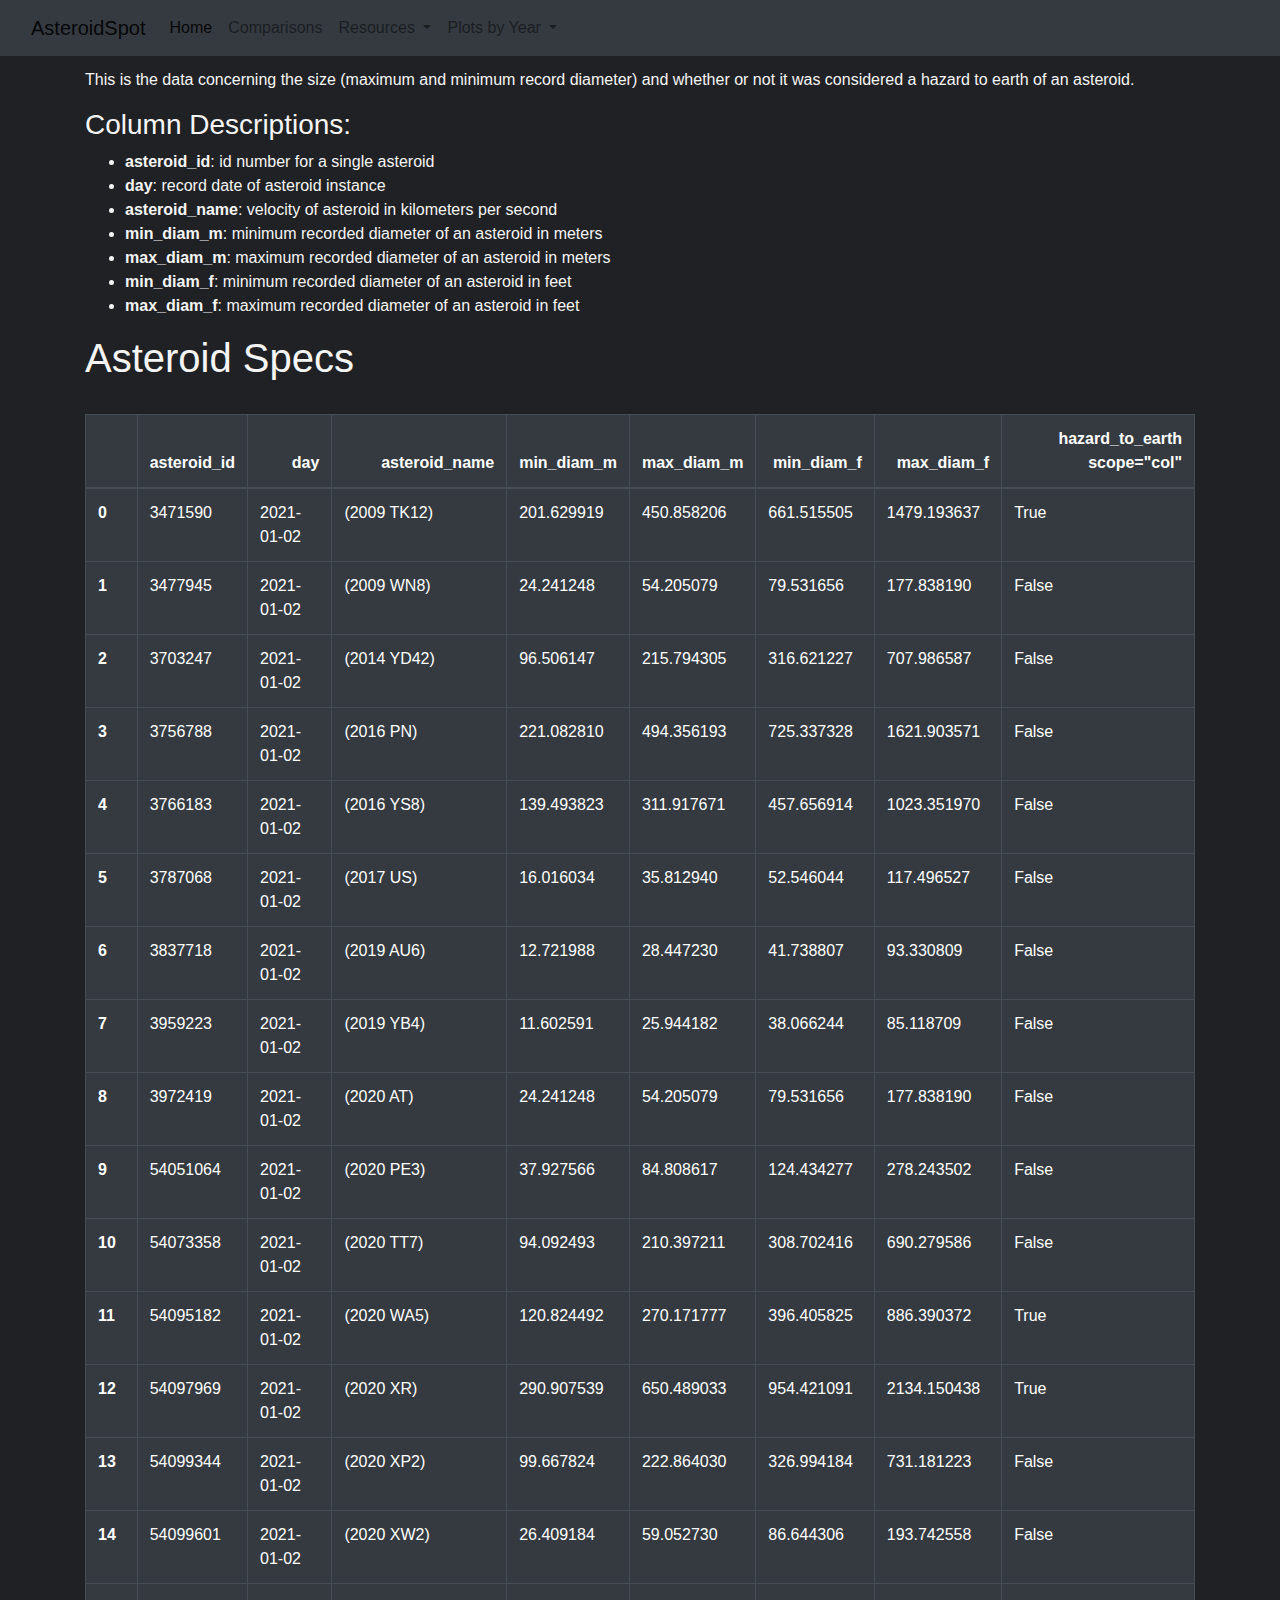
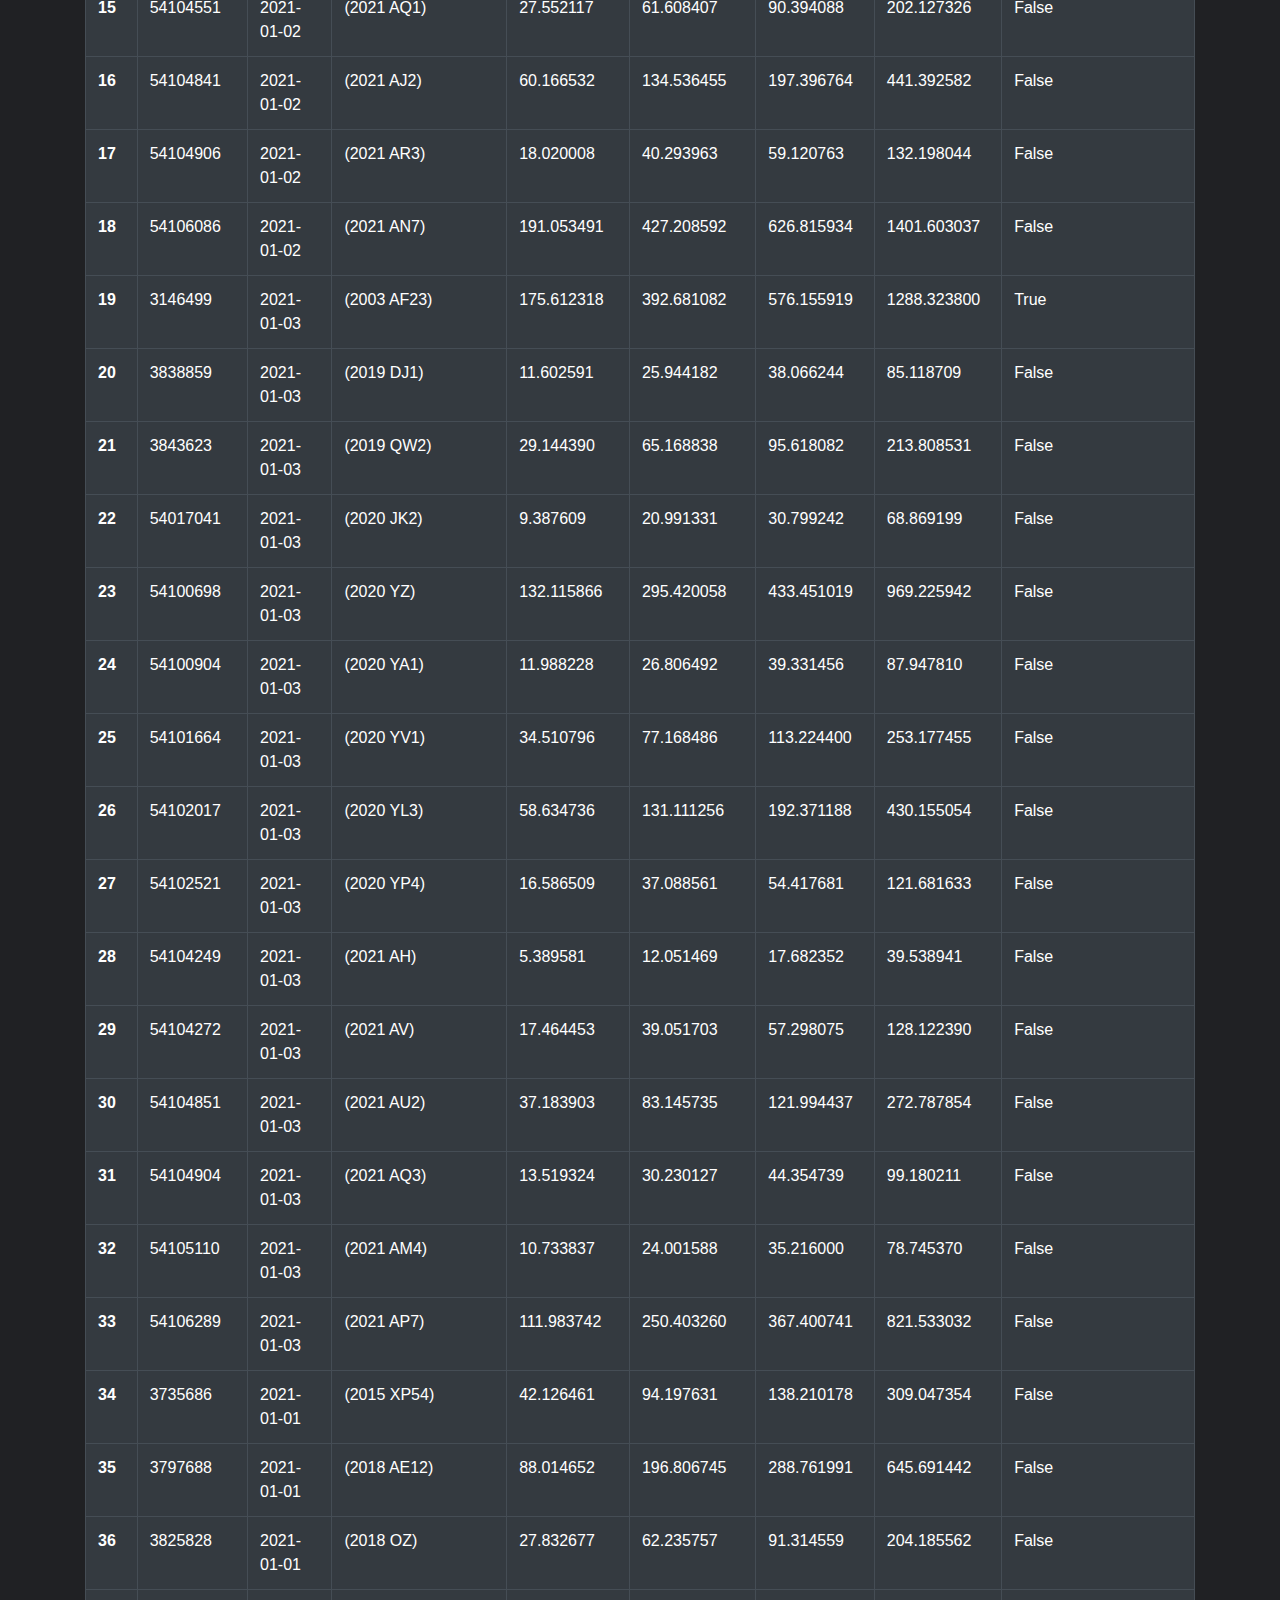
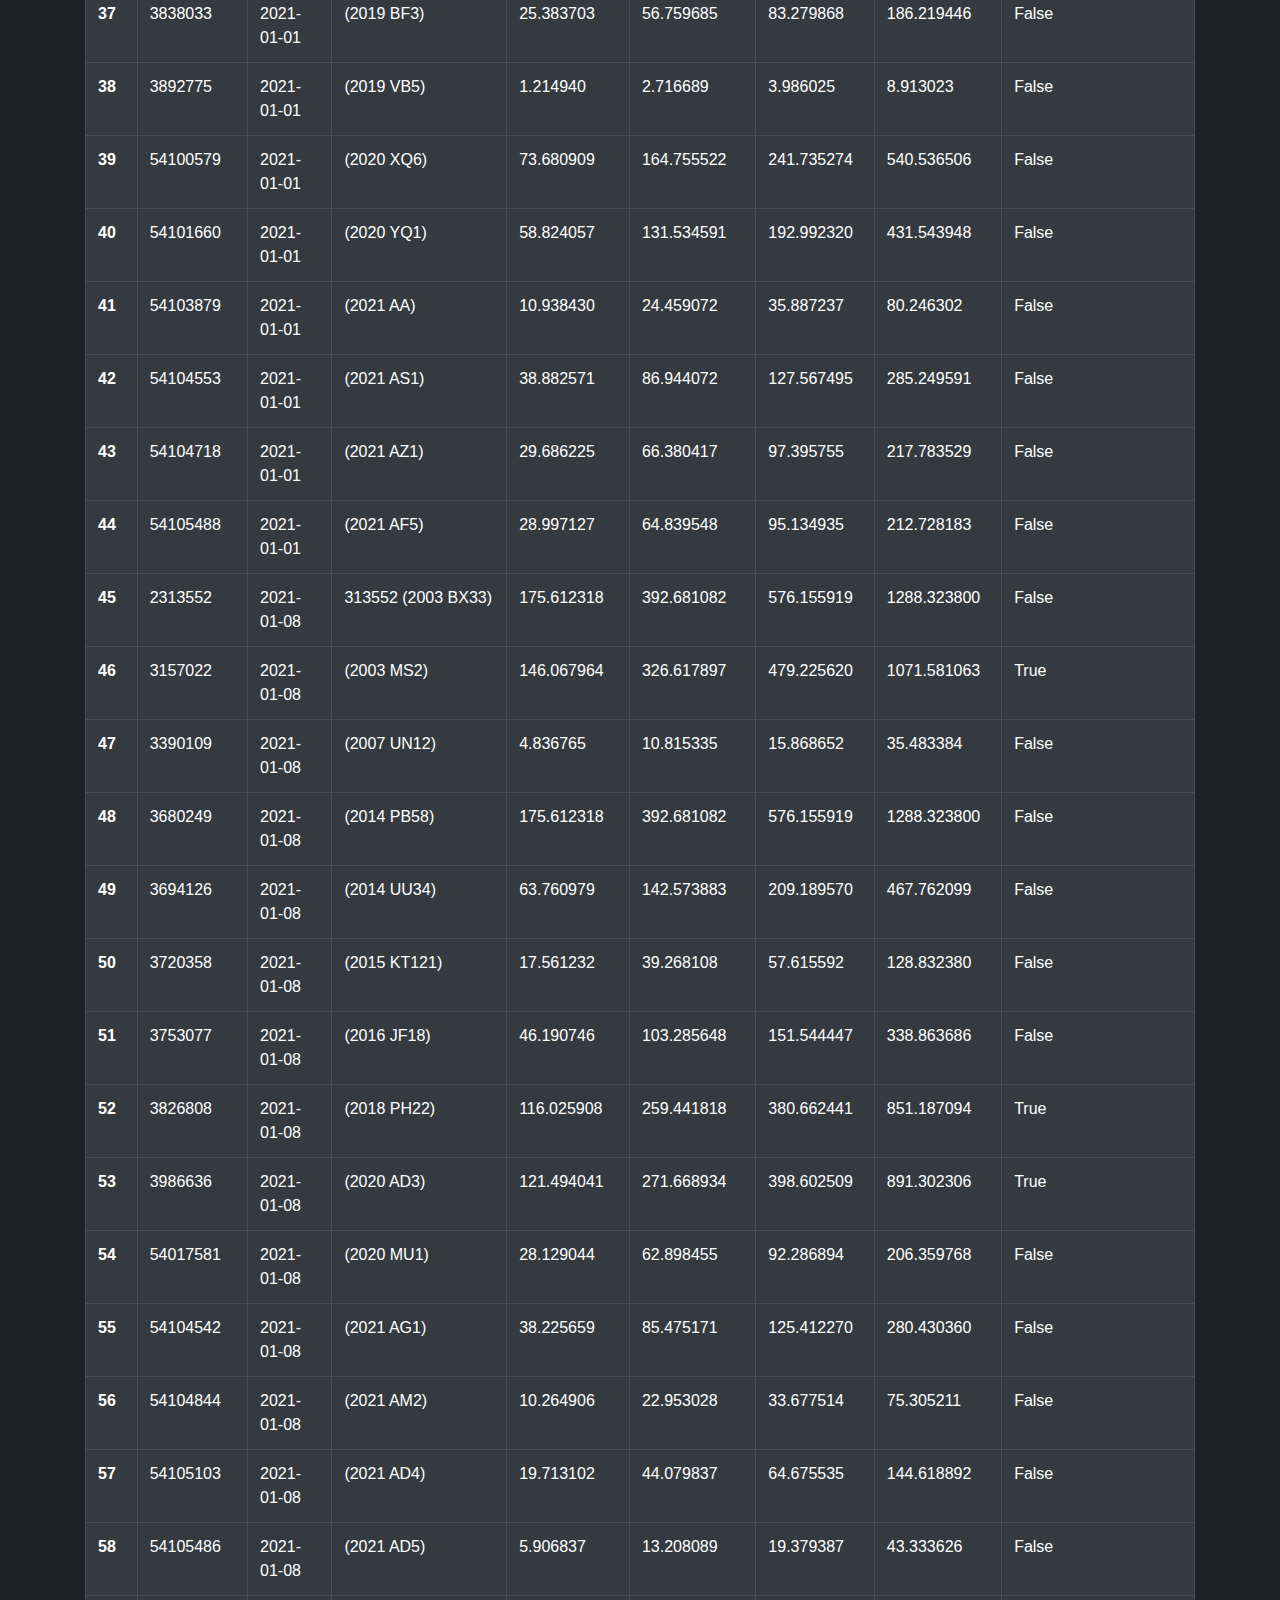
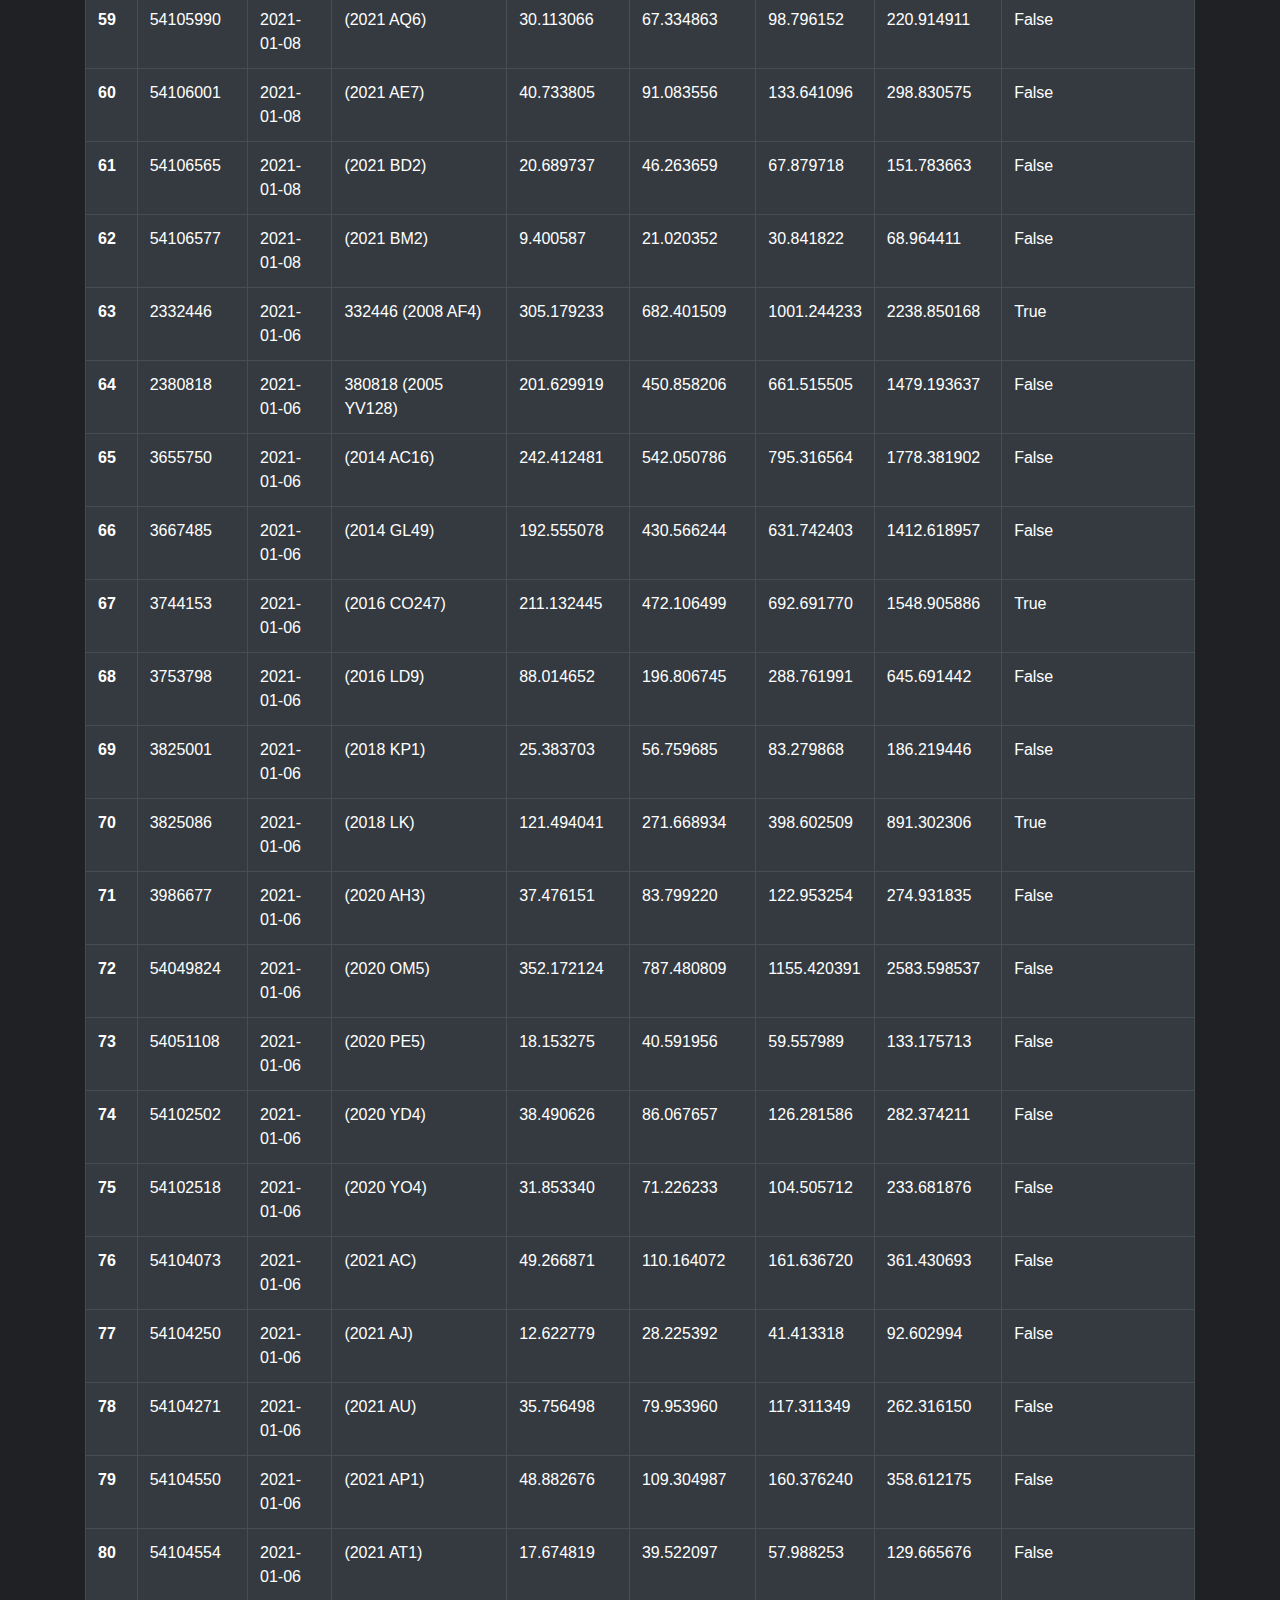
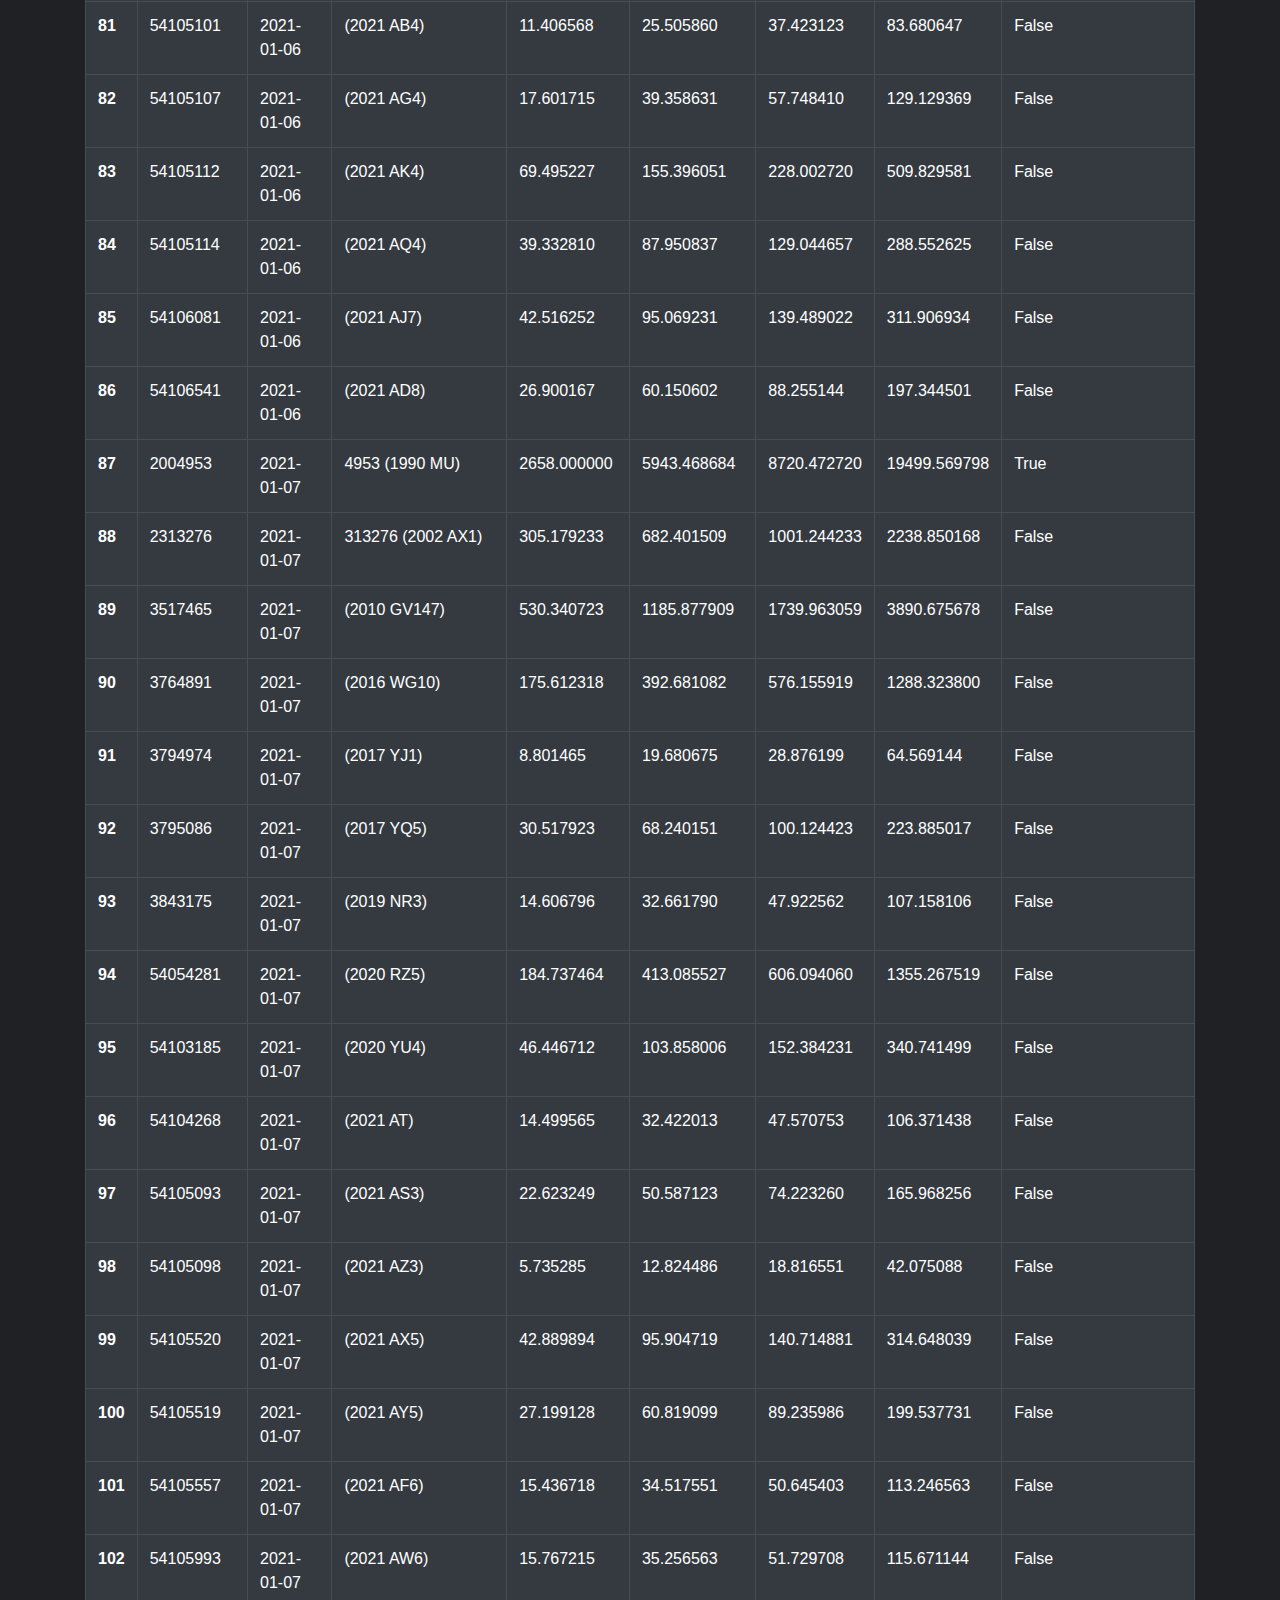
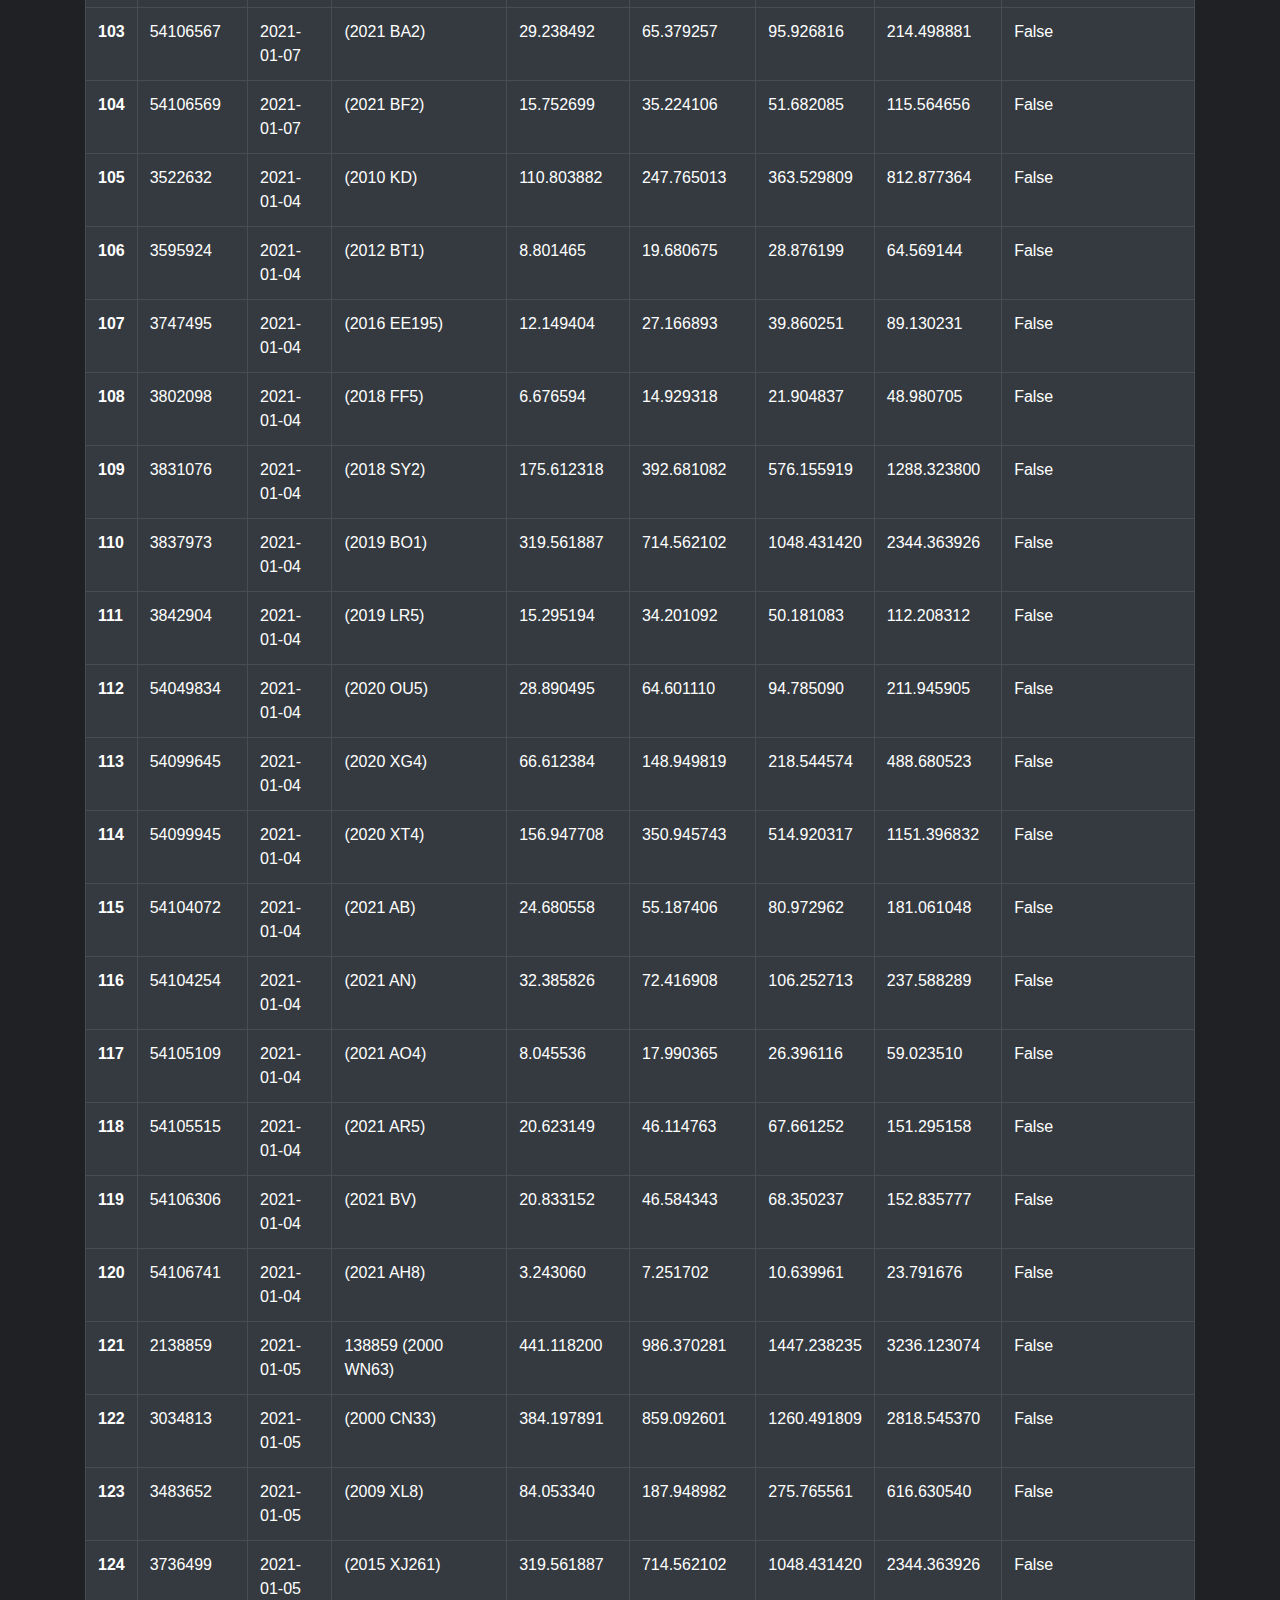
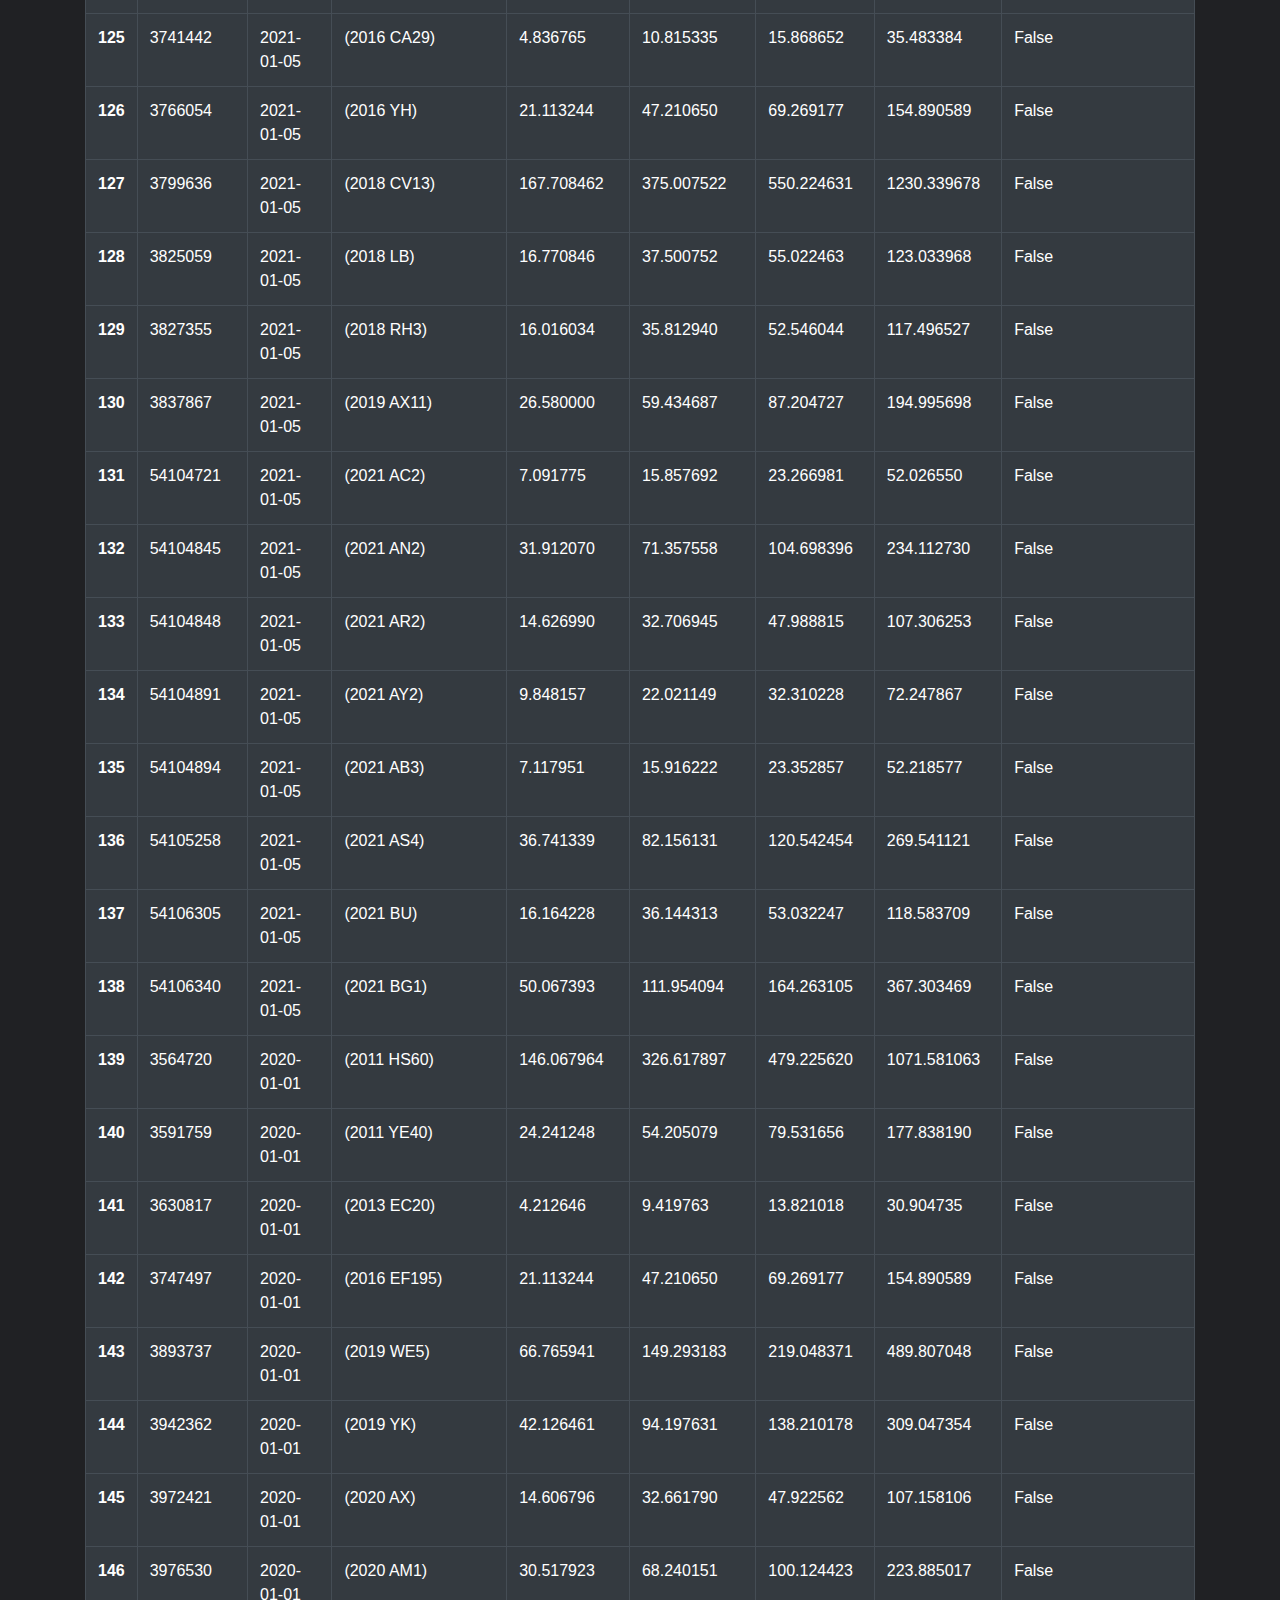
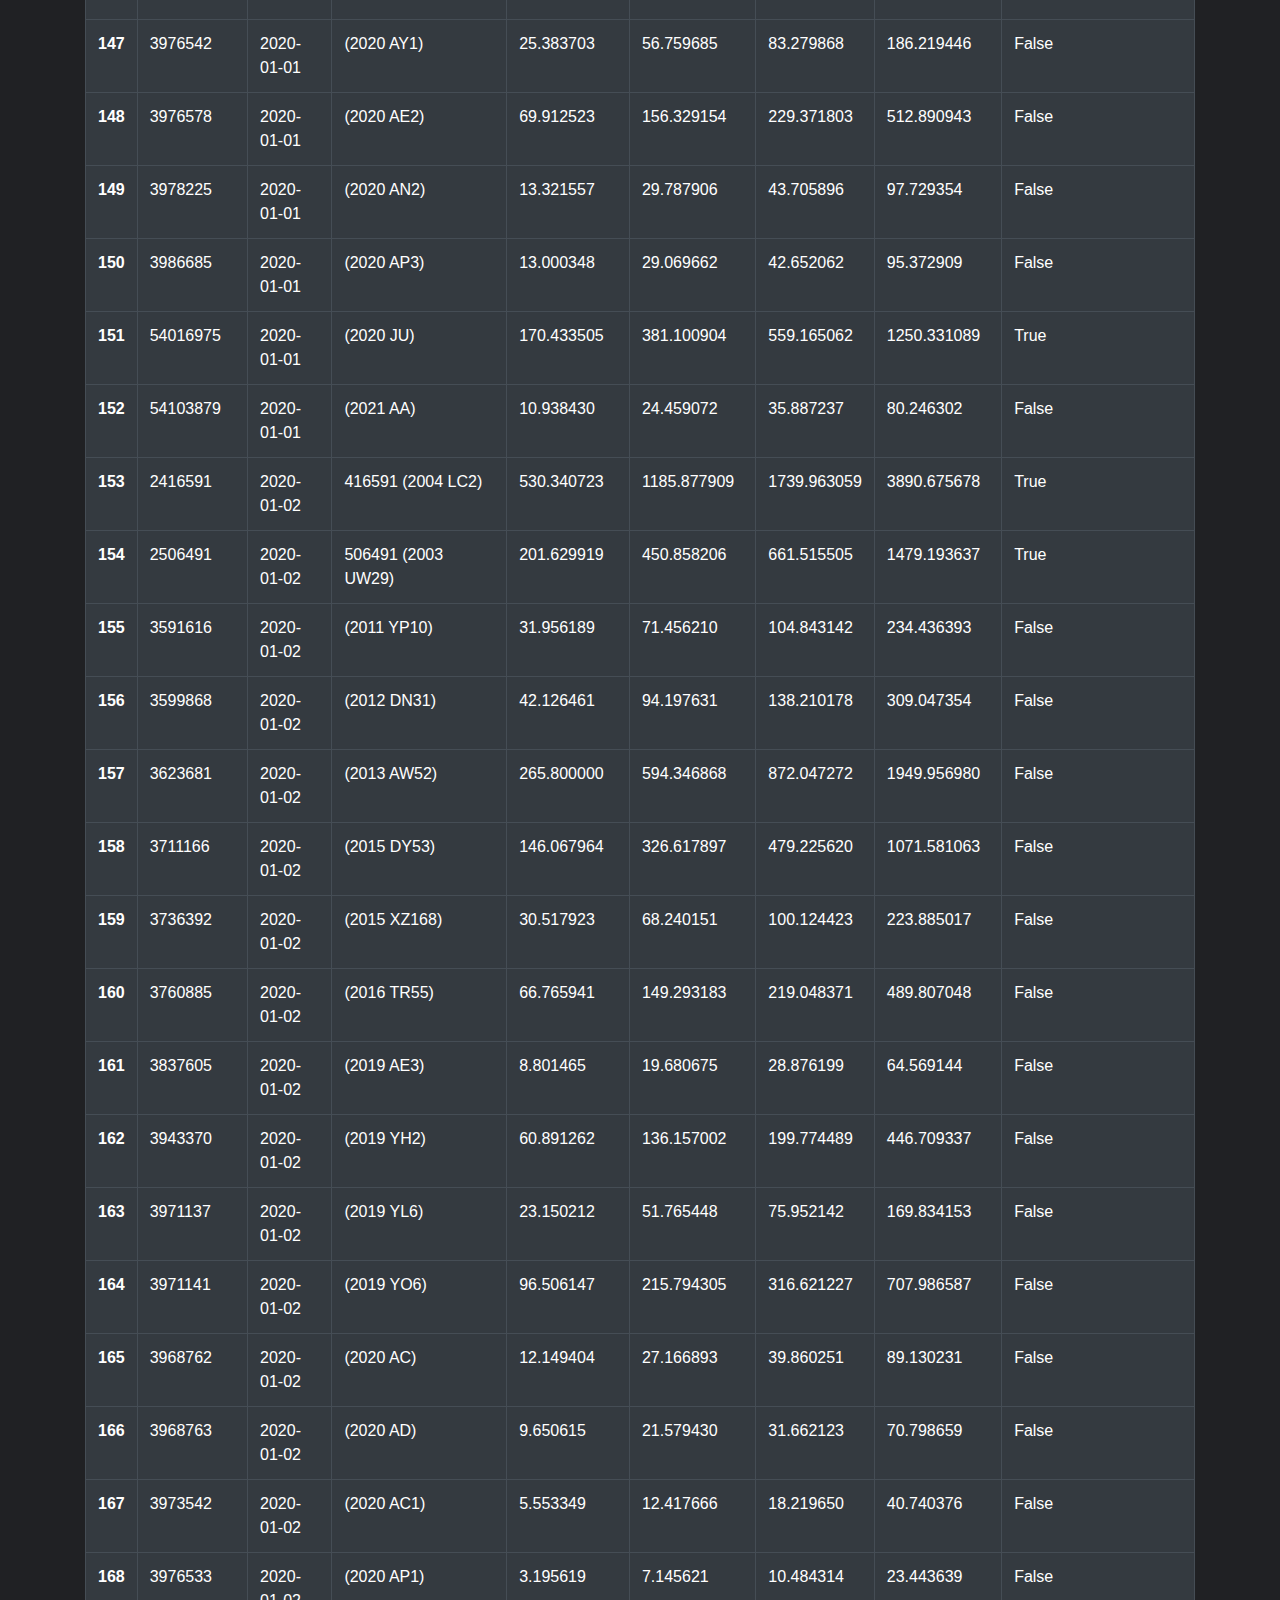
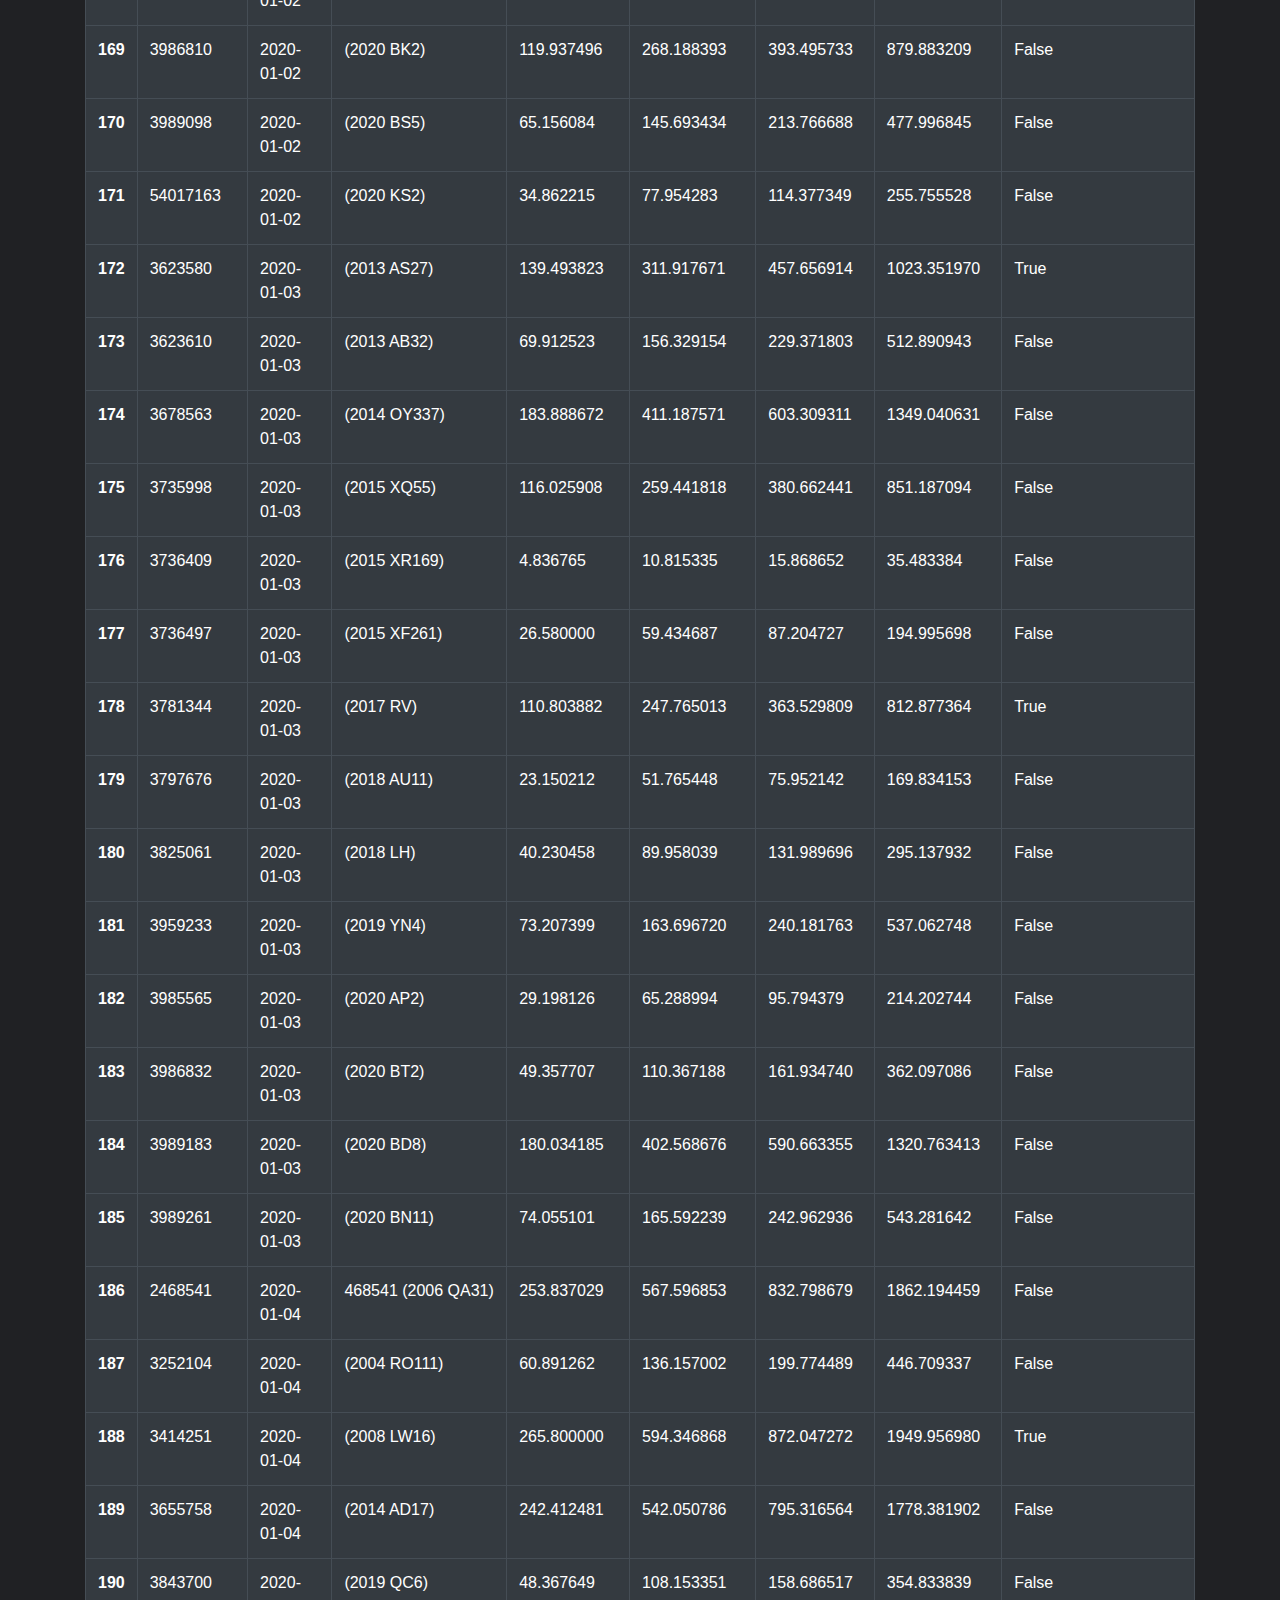
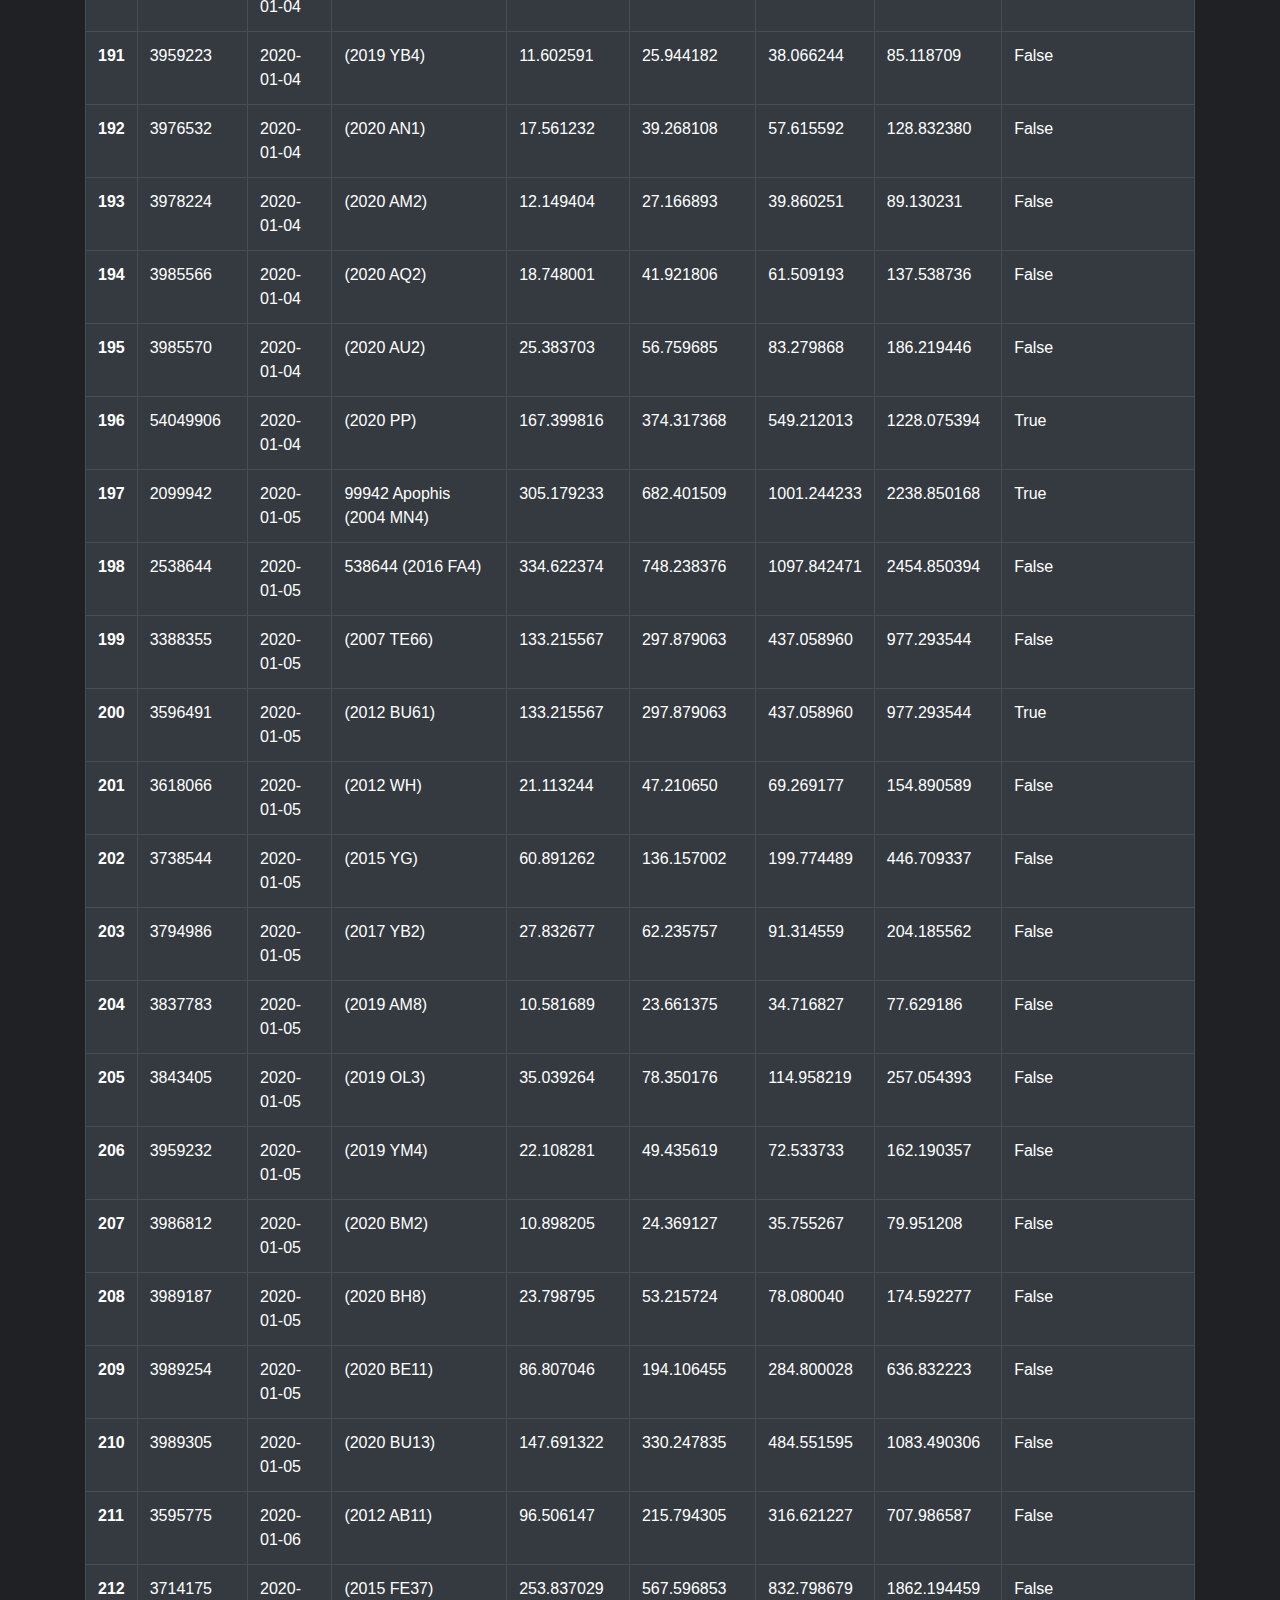
<file: pages/resources_specs.html>
<!DOCTYPE html>
<html>
    <head>
        <title>AstroSpot > Resoruces > Asteroid Specs</title>
        <link rel="stylesheet" href="https://stackpath.bootstrapcdn.com/bootstrap/4.3.1/css/bootstrap.min.css" integrity="sha384-ggOyR0iXCbMQv3Xipma34MD+dH/1fQ784/j6cY/iJTQUOhcWr7x9JvoRxT2MZw1T" crossorigin="anonymous">
        <link rel="stylesheet" href="styles.css">
    </head>

    <body>
      <nav class="sticky-top navbar navbar-expand-lg navbar-light bg-dark">
        <div class="container-fluid">
          <a class="navbar-brand" href="../index.html">AsteroidSpot</a>
          <button class="navbar-toggler" type="button" data-bs-toggle="collapse" data-bs-target="#navbarSupportedContent" aria-controls="navbarSupportedContent" aria-expanded="false" aria-label="Toggle navigation">
          <span class="navbar-toggler-icon"></span>
          </button>
          <div class="collapse navbar-collapse" id="navbarSupportedContent">
          <ul class="navbar-nav me-auto mb-2 mb-lg-0">
            <li class="nav-item">
            <a class="nav-link active" aria-current="page" href="../index.html">Home</a>
            </li>
            <li class="nav-item">
            <a class="nav-link" href="all_plots.html" target="_blank">Comparisons</a>
            </li>
            <li class="nav-item dropdown">
            <a class="nav-link dropdown-toggle" href="#" id="navbarDropdown" role="button" data-bs-toggle="dropdown" aria-expanded="false">
              Resources
            </a>
            <ul class="dropdown-menu" aria-labelledby="navbarDropdown">
              <li><a class="dropdown-item" href="resources_prox.html" target="_blank">Proximity Data</a></li>
              <li><a class="dropdown-item" href="resources_specs.html" target="_blank">Asteroid Specs</a></li>
            </ul>
            </li>
            <li class="nav-item dropdown">
            <a class="nav-link dropdown-toggle" href="#" id="navbarDropdown" role="button" data-bs-toggle="dropdown" aria-expanded="false">
              Plots by Year
            </a>
            <ul class="dropdown-menu" aria-labelledby="navbarDropdown">
              <li><a class="dropdown-item" href="2020_miss_dist_km_velocity_kph_viz.html" target="_blank">2020</a></li>
              <li><a class="dropdown-item" href="2019_miss_dist_km_velocity_kph_viz.html" target="_blank"">2019</a></li>
              <li><a class="dropdown-item" href="2018_miss_dist_km_velocity_kph_viz.html" target="_blank"">2018</a></li>
              <li><a class="dropdown-item" href="2017_miss_dist_km_velocity_kph_viz.html" target="_blank"">2017</a></li>
            </ul>
          </li>
          </ul>
          </div>
        </div>
        <script src="https://cdn.jsdelivr.net/npm/bootstrap@5.0.0-beta1/dist/js/bootstrap.bundle.min.js" integrity="sha384-ygbV9kiqUc6oa4msXn9868pTtWMgiQaeYH7/t7LECLbyPA2x65Kgf80OJFdroafW" crossorigin="anonymous"></script>
        </nav>
          <div class="container Resources">
            <div class="row">
              <div class="col-md-12">
                <p>
                  This is the data concerning the size (maximum and minimum record diameter) and whether or not it was
                  considered a hazard to earth of an asteroid.
                </p>
                <h3>Column Descriptions:</h3>
                <ul>
                  <li><strong>asteroid_id</strong>: id number for a single asteroid</li>
                  <li><strong>day</strong>: record date of asteroid instance</li>
                  <li><strong>asteroid_name</strong>: velocity of asteroid in kilometers per second</li>
                  <li><strong>min_diam_m</strong>: minimum recorded diameter of an asteroid in meters</li>
                  <li><strong>max_diam_m</strong>: maximum recorded diameter of an asteroid in meters</li>
                  <li><strong>min_diam_f</strong>: minimum recorded diameter of an asteroid in feet</li>
                  <li><strong>max_diam_f</strong>: maximum recorded diameter of an asteroid in feet</li>
                </ul>
              </div>
          </div>
              <div class="row">
                  <div class="col-md-12">
                      <h1>Asteroid Specs</h1>
                      <br>
                      <table border="1" class="dataframe table table-hover table-dark">
                        <thead>
                          <tr style="text-align: right;">
                            <th scope="col"></th scope="col">
                            <th scope="col">asteroid_id</th scope="col">
                            <th scope="col">day</th scope="col">
                            <th scope="col">asteroid_name</th scope="col">
                            <th scope="col">min_diam_m</th scope="col">
                            <th scope="col">max_diam_m</th scope="col">
                            <th scope="col">min_diam_f</th scope="col">
                            <th scope="col">max_diam_f</th scope="col">
                            <th scope="col">hazard_to_earth scope="col"</th scope="col">
                          </tr>
                        </thead>
                        <tbody>
                          <tr>
                            <th scope="col">0</th scope="col">
                            <td>3471590</td>
                            <td>2021-01-02</td>
                            <td>(2009 TK12)</td>
                            <td>201.629919</td>
                            <td>450.858206</td>
                            <td>661.515505</td>
                            <td>1479.193637</td>
                            <td>True</td>
                          </tr>
                          <tr>
                            <th scope="col">1</th scope="col">
                            <td>3477945</td>
                            <td>2021-01-02</td>
                            <td>(2009 WN8)</td>
                            <td>24.241248</td>
                            <td>54.205079</td>
                            <td>79.531656</td>
                            <td>177.838190</td>
                            <td>False</td>
                          </tr>
                          <tr>
                            <th scope="col">2</th scope="col">
                            <td>3703247</td>
                            <td>2021-01-02</td>
                            <td>(2014 YD42)</td>
                            <td>96.506147</td>
                            <td>215.794305</td>
                            <td>316.621227</td>
                            <td>707.986587</td>
                            <td>False</td>
                          </tr>
                          <tr>
                            <th scope="col">3</th scope="col">
                            <td>3756788</td>
                            <td>2021-01-02</td>
                            <td>(2016 PN)</td>
                            <td>221.082810</td>
                            <td>494.356193</td>
                            <td>725.337328</td>
                            <td>1621.903571</td>
                            <td>False</td>
                          </tr>
                          <tr>
                            <th scope="col">4</th scope="col">
                            <td>3766183</td>
                            <td>2021-01-02</td>
                            <td>(2016 YS8)</td>
                            <td>139.493823</td>
                            <td>311.917671</td>
                            <td>457.656914</td>
                            <td>1023.351970</td>
                            <td>False</td>
                          </tr>
                          <tr>
                            <th scope="col">5</th scope="col">
                            <td>3787068</td>
                            <td>2021-01-02</td>
                            <td>(2017 US)</td>
                            <td>16.016034</td>
                            <td>35.812940</td>
                            <td>52.546044</td>
                            <td>117.496527</td>
                            <td>False</td>
                          </tr>
                          <tr>
                            <th scope="col">6</th scope="col">
                            <td>3837718</td>
                            <td>2021-01-02</td>
                            <td>(2019 AU6)</td>
                            <td>12.721988</td>
                            <td>28.447230</td>
                            <td>41.738807</td>
                            <td>93.330809</td>
                            <td>False</td>
                          </tr>
                          <tr>
                            <th scope="col">7</th scope="col">
                            <td>3959223</td>
                            <td>2021-01-02</td>
                            <td>(2019 YB4)</td>
                            <td>11.602591</td>
                            <td>25.944182</td>
                            <td>38.066244</td>
                            <td>85.118709</td>
                            <td>False</td>
                          </tr>
                          <tr>
                            <th scope="col">8</th scope="col">
                            <td>3972419</td>
                            <td>2021-01-02</td>
                            <td>(2020 AT)</td>
                            <td>24.241248</td>
                            <td>54.205079</td>
                            <td>79.531656</td>
                            <td>177.838190</td>
                            <td>False</td>
                          </tr>
                          <tr>
                            <th scope="col">9</th scope="col">
                            <td>54051064</td>
                            <td>2021-01-02</td>
                            <td>(2020 PE3)</td>
                            <td>37.927566</td>
                            <td>84.808617</td>
                            <td>124.434277</td>
                            <td>278.243502</td>
                            <td>False</td>
                          </tr>
                          <tr>
                            <th scope="col">10</th scope="col">
                            <td>54073358</td>
                            <td>2021-01-02</td>
                            <td>(2020 TT7)</td>
                            <td>94.092493</td>
                            <td>210.397211</td>
                            <td>308.702416</td>
                            <td>690.279586</td>
                            <td>False</td>
                          </tr>
                          <tr>
                            <th scope="col">11</th scope="col">
                            <td>54095182</td>
                            <td>2021-01-02</td>
                            <td>(2020 WA5)</td>
                            <td>120.824492</td>
                            <td>270.171777</td>
                            <td>396.405825</td>
                            <td>886.390372</td>
                            <td>True</td>
                          </tr>
                          <tr>
                            <th scope="col">12</th scope="col">
                            <td>54097969</td>
                            <td>2021-01-02</td>
                            <td>(2020 XR)</td>
                            <td>290.907539</td>
                            <td>650.489033</td>
                            <td>954.421091</td>
                            <td>2134.150438</td>
                            <td>True</td>
                          </tr>
                          <tr>
                            <th scope="col">13</th scope="col">
                            <td>54099344</td>
                            <td>2021-01-02</td>
                            <td>(2020 XP2)</td>
                            <td>99.667824</td>
                            <td>222.864030</td>
                            <td>326.994184</td>
                            <td>731.181223</td>
                            <td>False</td>
                          </tr>
                          <tr>
                            <th scope="col">14</th scope="col">
                            <td>54099601</td>
                            <td>2021-01-02</td>
                            <td>(2020 XW2)</td>
                            <td>26.409184</td>
                            <td>59.052730</td>
                            <td>86.644306</td>
                            <td>193.742558</td>
                            <td>False</td>
                          </tr>
                          <tr>
                            <th scope="col">15</th scope="col">
                            <td>54104551</td>
                            <td>2021-01-02</td>
                            <td>(2021 AQ1)</td>
                            <td>27.552117</td>
                            <td>61.608407</td>
                            <td>90.394088</td>
                            <td>202.127326</td>
                            <td>False</td>
                          </tr>
                          <tr>
                            <th scope="col">16</th scope="col">
                            <td>54104841</td>
                            <td>2021-01-02</td>
                            <td>(2021 AJ2)</td>
                            <td>60.166532</td>
                            <td>134.536455</td>
                            <td>197.396764</td>
                            <td>441.392582</td>
                            <td>False</td>
                          </tr>
                          <tr>
                            <th scope="col">17</th scope="col">
                            <td>54104906</td>
                            <td>2021-01-02</td>
                            <td>(2021 AR3)</td>
                            <td>18.020008</td>
                            <td>40.293963</td>
                            <td>59.120763</td>
                            <td>132.198044</td>
                            <td>False</td>
                          </tr>
                          <tr>
                            <th scope="col">18</th scope="col">
                            <td>54106086</td>
                            <td>2021-01-02</td>
                            <td>(2021 AN7)</td>
                            <td>191.053491</td>
                            <td>427.208592</td>
                            <td>626.815934</td>
                            <td>1401.603037</td>
                            <td>False</td>
                          </tr>
                          <tr>
                            <th scope="col">19</th scope="col">
                            <td>3146499</td>
                            <td>2021-01-03</td>
                            <td>(2003 AF23)</td>
                            <td>175.612318</td>
                            <td>392.681082</td>
                            <td>576.155919</td>
                            <td>1288.323800</td>
                            <td>True</td>
                          </tr>
                          <tr>
                            <th scope="col">20</th scope="col">
                            <td>3838859</td>
                            <td>2021-01-03</td>
                            <td>(2019 DJ1)</td>
                            <td>11.602591</td>
                            <td>25.944182</td>
                            <td>38.066244</td>
                            <td>85.118709</td>
                            <td>False</td>
                          </tr>
                          <tr>
                            <th scope="col">21</th scope="col">
                            <td>3843623</td>
                            <td>2021-01-03</td>
                            <td>(2019 QW2)</td>
                            <td>29.144390</td>
                            <td>65.168838</td>
                            <td>95.618082</td>
                            <td>213.808531</td>
                            <td>False</td>
                          </tr>
                          <tr>
                            <th scope="col">22</th scope="col">
                            <td>54017041</td>
                            <td>2021-01-03</td>
                            <td>(2020 JK2)</td>
                            <td>9.387609</td>
                            <td>20.991331</td>
                            <td>30.799242</td>
                            <td>68.869199</td>
                            <td>False</td>
                          </tr>
                          <tr>
                            <th scope="col">23</th scope="col">
                            <td>54100698</td>
                            <td>2021-01-03</td>
                            <td>(2020 YZ)</td>
                            <td>132.115866</td>
                            <td>295.420058</td>
                            <td>433.451019</td>
                            <td>969.225942</td>
                            <td>False</td>
                          </tr>
                          <tr>
                            <th scope="col">24</th scope="col">
                            <td>54100904</td>
                            <td>2021-01-03</td>
                            <td>(2020 YA1)</td>
                            <td>11.988228</td>
                            <td>26.806492</td>
                            <td>39.331456</td>
                            <td>87.947810</td>
                            <td>False</td>
                          </tr>
                          <tr>
                            <th scope="col">25</th scope="col">
                            <td>54101664</td>
                            <td>2021-01-03</td>
                            <td>(2020 YV1)</td>
                            <td>34.510796</td>
                            <td>77.168486</td>
                            <td>113.224400</td>
                            <td>253.177455</td>
                            <td>False</td>
                          </tr>
                          <tr>
                            <th scope="col">26</th scope="col">
                            <td>54102017</td>
                            <td>2021-01-03</td>
                            <td>(2020 YL3)</td>
                            <td>58.634736</td>
                            <td>131.111256</td>
                            <td>192.371188</td>
                            <td>430.155054</td>
                            <td>False</td>
                          </tr>
                          <tr>
                            <th scope="col">27</th scope="col">
                            <td>54102521</td>
                            <td>2021-01-03</td>
                            <td>(2020 YP4)</td>
                            <td>16.586509</td>
                            <td>37.088561</td>
                            <td>54.417681</td>
                            <td>121.681633</td>
                            <td>False</td>
                          </tr>
                          <tr>
                            <th scope="col">28</th scope="col">
                            <td>54104249</td>
                            <td>2021-01-03</td>
                            <td>(2021 AH)</td>
                            <td>5.389581</td>
                            <td>12.051469</td>
                            <td>17.682352</td>
                            <td>39.538941</td>
                            <td>False</td>
                          </tr>
                          <tr>
                            <th scope="col">29</th scope="col">
                            <td>54104272</td>
                            <td>2021-01-03</td>
                            <td>(2021 AV)</td>
                            <td>17.464453</td>
                            <td>39.051703</td>
                            <td>57.298075</td>
                            <td>128.122390</td>
                            <td>False</td>
                          </tr>
                          <tr>
                            <th scope="col">30</th scope="col">
                            <td>54104851</td>
                            <td>2021-01-03</td>
                            <td>(2021 AU2)</td>
                            <td>37.183903</td>
                            <td>83.145735</td>
                            <td>121.994437</td>
                            <td>272.787854</td>
                            <td>False</td>
                          </tr>
                          <tr>
                            <th scope="col">31</th scope="col">
                            <td>54104904</td>
                            <td>2021-01-03</td>
                            <td>(2021 AQ3)</td>
                            <td>13.519324</td>
                            <td>30.230127</td>
                            <td>44.354739</td>
                            <td>99.180211</td>
                            <td>False</td>
                          </tr>
                          <tr>
                            <th scope="col">32</th scope="col">
                            <td>54105110</td>
                            <td>2021-01-03</td>
                            <td>(2021 AM4)</td>
                            <td>10.733837</td>
                            <td>24.001588</td>
                            <td>35.216000</td>
                            <td>78.745370</td>
                            <td>False</td>
                          </tr>
                          <tr>
                            <th scope="col">33</th scope="col">
                            <td>54106289</td>
                            <td>2021-01-03</td>
                            <td>(2021 AP7)</td>
                            <td>111.983742</td>
                            <td>250.403260</td>
                            <td>367.400741</td>
                            <td>821.533032</td>
                            <td>False</td>
                          </tr>
                          <tr>
                            <th scope="col">34</th scope="col">
                            <td>3735686</td>
                            <td>2021-01-01</td>
                            <td>(2015 XP54)</td>
                            <td>42.126461</td>
                            <td>94.197631</td>
                            <td>138.210178</td>
                            <td>309.047354</td>
                            <td>False</td>
                          </tr>
                          <tr>
                            <th scope="col">35</th scope="col">
                            <td>3797688</td>
                            <td>2021-01-01</td>
                            <td>(2018 AE12)</td>
                            <td>88.014652</td>
                            <td>196.806745</td>
                            <td>288.761991</td>
                            <td>645.691442</td>
                            <td>False</td>
                          </tr>
                          <tr>
                            <th scope="col">36</th scope="col">
                            <td>3825828</td>
                            <td>2021-01-01</td>
                            <td>(2018 OZ)</td>
                            <td>27.832677</td>
                            <td>62.235757</td>
                            <td>91.314559</td>
                            <td>204.185562</td>
                            <td>False</td>
                          </tr>
                          <tr>
                            <th scope="col">37</th scope="col">
                            <td>3838033</td>
                            <td>2021-01-01</td>
                            <td>(2019 BF3)</td>
                            <td>25.383703</td>
                            <td>56.759685</td>
                            <td>83.279868</td>
                            <td>186.219446</td>
                            <td>False</td>
                          </tr>
                          <tr>
                            <th scope="col">38</th scope="col">
                            <td>3892775</td>
                            <td>2021-01-01</td>
                            <td>(2019 VB5)</td>
                            <td>1.214940</td>
                            <td>2.716689</td>
                            <td>3.986025</td>
                            <td>8.913023</td>
                            <td>False</td>
                          </tr>
                          <tr>
                            <th scope="col">39</th scope="col">
                            <td>54100579</td>
                            <td>2021-01-01</td>
                            <td>(2020 XQ6)</td>
                            <td>73.680909</td>
                            <td>164.755522</td>
                            <td>241.735274</td>
                            <td>540.536506</td>
                            <td>False</td>
                          </tr>
                          <tr>
                            <th scope="col">40</th scope="col">
                            <td>54101660</td>
                            <td>2021-01-01</td>
                            <td>(2020 YQ1)</td>
                            <td>58.824057</td>
                            <td>131.534591</td>
                            <td>192.992320</td>
                            <td>431.543948</td>
                            <td>False</td>
                          </tr>
                          <tr>
                            <th scope="col">41</th scope="col">
                            <td>54103879</td>
                            <td>2021-01-01</td>
                            <td>(2021 AA)</td>
                            <td>10.938430</td>
                            <td>24.459072</td>
                            <td>35.887237</td>
                            <td>80.246302</td>
                            <td>False</td>
                          </tr>
                          <tr>
                            <th scope="col">42</th scope="col">
                            <td>54104553</td>
                            <td>2021-01-01</td>
                            <td>(2021 AS1)</td>
                            <td>38.882571</td>
                            <td>86.944072</td>
                            <td>127.567495</td>
                            <td>285.249591</td>
                            <td>False</td>
                          </tr>
                          <tr>
                            <th scope="col">43</th scope="col">
                            <td>54104718</td>
                            <td>2021-01-01</td>
                            <td>(2021 AZ1)</td>
                            <td>29.686225</td>
                            <td>66.380417</td>
                            <td>97.395755</td>
                            <td>217.783529</td>
                            <td>False</td>
                          </tr>
                          <tr>
                            <th scope="col">44</th scope="col">
                            <td>54105488</td>
                            <td>2021-01-01</td>
                            <td>(2021 AF5)</td>
                            <td>28.997127</td>
                            <td>64.839548</td>
                            <td>95.134935</td>
                            <td>212.728183</td>
                            <td>False</td>
                          </tr>
                          <tr>
                            <th scope="col">45</th scope="col">
                            <td>2313552</td>
                            <td>2021-01-08</td>
                            <td>313552 (2003 BX33)</td>
                            <td>175.612318</td>
                            <td>392.681082</td>
                            <td>576.155919</td>
                            <td>1288.323800</td>
                            <td>False</td>
                          </tr>
                          <tr>
                            <th scope="col">46</th scope="col">
                            <td>3157022</td>
                            <td>2021-01-08</td>
                            <td>(2003 MS2)</td>
                            <td>146.067964</td>
                            <td>326.617897</td>
                            <td>479.225620</td>
                            <td>1071.581063</td>
                            <td>True</td>
                          </tr>
                          <tr>
                            <th scope="col">47</th scope="col">
                            <td>3390109</td>
                            <td>2021-01-08</td>
                            <td>(2007 UN12)</td>
                            <td>4.836765</td>
                            <td>10.815335</td>
                            <td>15.868652</td>
                            <td>35.483384</td>
                            <td>False</td>
                          </tr>
                          <tr>
                            <th scope="col">48</th scope="col">
                            <td>3680249</td>
                            <td>2021-01-08</td>
                            <td>(2014 PB58)</td>
                            <td>175.612318</td>
                            <td>392.681082</td>
                            <td>576.155919</td>
                            <td>1288.323800</td>
                            <td>False</td>
                          </tr>
                          <tr>
                            <th scope="col">49</th scope="col">
                            <td>3694126</td>
                            <td>2021-01-08</td>
                            <td>(2014 UU34)</td>
                            <td>63.760979</td>
                            <td>142.573883</td>
                            <td>209.189570</td>
                            <td>467.762099</td>
                            <td>False</td>
                          </tr>
                          <tr>
                            <th scope="col">50</th scope="col">
                            <td>3720358</td>
                            <td>2021-01-08</td>
                            <td>(2015 KT121)</td>
                            <td>17.561232</td>
                            <td>39.268108</td>
                            <td>57.615592</td>
                            <td>128.832380</td>
                            <td>False</td>
                          </tr>
                          <tr>
                            <th scope="col">51</th scope="col">
                            <td>3753077</td>
                            <td>2021-01-08</td>
                            <td>(2016 JF18)</td>
                            <td>46.190746</td>
                            <td>103.285648</td>
                            <td>151.544447</td>
                            <td>338.863686</td>
                            <td>False</td>
                          </tr>
                          <tr>
                            <th scope="col">52</th scope="col">
                            <td>3826808</td>
                            <td>2021-01-08</td>
                            <td>(2018 PH22)</td>
                            <td>116.025908</td>
                            <td>259.441818</td>
                            <td>380.662441</td>
                            <td>851.187094</td>
                            <td>True</td>
                          </tr>
                          <tr>
                            <th scope="col">53</th scope="col">
                            <td>3986636</td>
                            <td>2021-01-08</td>
                            <td>(2020 AD3)</td>
                            <td>121.494041</td>
                            <td>271.668934</td>
                            <td>398.602509</td>
                            <td>891.302306</td>
                            <td>True</td>
                          </tr>
                          <tr>
                            <th scope="col">54</th scope="col">
                            <td>54017581</td>
                            <td>2021-01-08</td>
                            <td>(2020 MU1)</td>
                            <td>28.129044</td>
                            <td>62.898455</td>
                            <td>92.286894</td>
                            <td>206.359768</td>
                            <td>False</td>
                          </tr>
                          <tr>
                            <th scope="col">55</th scope="col">
                            <td>54104542</td>
                            <td>2021-01-08</td>
                            <td>(2021 AG1)</td>
                            <td>38.225659</td>
                            <td>85.475171</td>
                            <td>125.412270</td>
                            <td>280.430360</td>
                            <td>False</td>
                          </tr>
                          <tr>
                            <th scope="col">56</th scope="col">
                            <td>54104844</td>
                            <td>2021-01-08</td>
                            <td>(2021 AM2)</td>
                            <td>10.264906</td>
                            <td>22.953028</td>
                            <td>33.677514</td>
                            <td>75.305211</td>
                            <td>False</td>
                          </tr>
                          <tr>
                            <th scope="col">57</th scope="col">
                            <td>54105103</td>
                            <td>2021-01-08</td>
                            <td>(2021 AD4)</td>
                            <td>19.713102</td>
                            <td>44.079837</td>
                            <td>64.675535</td>
                            <td>144.618892</td>
                            <td>False</td>
                          </tr>
                          <tr>
                            <th scope="col">58</th scope="col">
                            <td>54105486</td>
                            <td>2021-01-08</td>
                            <td>(2021 AD5)</td>
                            <td>5.906837</td>
                            <td>13.208089</td>
                            <td>19.379387</td>
                            <td>43.333626</td>
                            <td>False</td>
                          </tr>
                          <tr>
                            <th scope="col">59</th scope="col">
                            <td>54105990</td>
                            <td>2021-01-08</td>
                            <td>(2021 AQ6)</td>
                            <td>30.113066</td>
                            <td>67.334863</td>
                            <td>98.796152</td>
                            <td>220.914911</td>
                            <td>False</td>
                          </tr>
                          <tr>
                            <th scope="col">60</th scope="col">
                            <td>54106001</td>
                            <td>2021-01-08</td>
                            <td>(2021 AE7)</td>
                            <td>40.733805</td>
                            <td>91.083556</td>
                            <td>133.641096</td>
                            <td>298.830575</td>
                            <td>False</td>
                          </tr>
                          <tr>
                            <th scope="col">61</th scope="col">
                            <td>54106565</td>
                            <td>2021-01-08</td>
                            <td>(2021 BD2)</td>
                            <td>20.689737</td>
                            <td>46.263659</td>
                            <td>67.879718</td>
                            <td>151.783663</td>
                            <td>False</td>
                          </tr>
                          <tr>
                            <th scope="col">62</th scope="col">
                            <td>54106577</td>
                            <td>2021-01-08</td>
                            <td>(2021 BM2)</td>
                            <td>9.400587</td>
                            <td>21.020352</td>
                            <td>30.841822</td>
                            <td>68.964411</td>
                            <td>False</td>
                          </tr>
                          <tr>
                            <th scope="col">63</th scope="col">
                            <td>2332446</td>
                            <td>2021-01-06</td>
                            <td>332446 (2008 AF4)</td>
                            <td>305.179233</td>
                            <td>682.401509</td>
                            <td>1001.244233</td>
                            <td>2238.850168</td>
                            <td>True</td>
                          </tr>
                          <tr>
                            <th scope="col">64</th scope="col">
                            <td>2380818</td>
                            <td>2021-01-06</td>
                            <td>380818 (2005 YV128)</td>
                            <td>201.629919</td>
                            <td>450.858206</td>
                            <td>661.515505</td>
                            <td>1479.193637</td>
                            <td>False</td>
                          </tr>
                          <tr>
                            <th scope="col">65</th scope="col">
                            <td>3655750</td>
                            <td>2021-01-06</td>
                            <td>(2014 AC16)</td>
                            <td>242.412481</td>
                            <td>542.050786</td>
                            <td>795.316564</td>
                            <td>1778.381902</td>
                            <td>False</td>
                          </tr>
                          <tr>
                            <th scope="col">66</th scope="col">
                            <td>3667485</td>
                            <td>2021-01-06</td>
                            <td>(2014 GL49)</td>
                            <td>192.555078</td>
                            <td>430.566244</td>
                            <td>631.742403</td>
                            <td>1412.618957</td>
                            <td>False</td>
                          </tr>
                          <tr>
                            <th scope="col">67</th scope="col">
                            <td>3744153</td>
                            <td>2021-01-06</td>
                            <td>(2016 CO247)</td>
                            <td>211.132445</td>
                            <td>472.106499</td>
                            <td>692.691770</td>
                            <td>1548.905886</td>
                            <td>True</td>
                          </tr>
                          <tr>
                            <th scope="col">68</th scope="col">
                            <td>3753798</td>
                            <td>2021-01-06</td>
                            <td>(2016 LD9)</td>
                            <td>88.014652</td>
                            <td>196.806745</td>
                            <td>288.761991</td>
                            <td>645.691442</td>
                            <td>False</td>
                          </tr>
                          <tr>
                            <th scope="col">69</th scope="col">
                            <td>3825001</td>
                            <td>2021-01-06</td>
                            <td>(2018 KP1)</td>
                            <td>25.383703</td>
                            <td>56.759685</td>
                            <td>83.279868</td>
                            <td>186.219446</td>
                            <td>False</td>
                          </tr>
                          <tr>
                            <th scope="col">70</th scope="col">
                            <td>3825086</td>
                            <td>2021-01-06</td>
                            <td>(2018 LK)</td>
                            <td>121.494041</td>
                            <td>271.668934</td>
                            <td>398.602509</td>
                            <td>891.302306</td>
                            <td>True</td>
                          </tr>
                          <tr>
                            <th scope="col">71</th scope="col">
                            <td>3986677</td>
                            <td>2021-01-06</td>
                            <td>(2020 AH3)</td>
                            <td>37.476151</td>
                            <td>83.799220</td>
                            <td>122.953254</td>
                            <td>274.931835</td>
                            <td>False</td>
                          </tr>
                          <tr>
                            <th scope="col">72</th scope="col">
                            <td>54049824</td>
                            <td>2021-01-06</td>
                            <td>(2020 OM5)</td>
                            <td>352.172124</td>
                            <td>787.480809</td>
                            <td>1155.420391</td>
                            <td>2583.598537</td>
                            <td>False</td>
                          </tr>
                          <tr>
                            <th scope="col">73</th scope="col">
                            <td>54051108</td>
                            <td>2021-01-06</td>
                            <td>(2020 PE5)</td>
                            <td>18.153275</td>
                            <td>40.591956</td>
                            <td>59.557989</td>
                            <td>133.175713</td>
                            <td>False</td>
                          </tr>
                          <tr>
                            <th scope="col">74</th scope="col">
                            <td>54102502</td>
                            <td>2021-01-06</td>
                            <td>(2020 YD4)</td>
                            <td>38.490626</td>
                            <td>86.067657</td>
                            <td>126.281586</td>
                            <td>282.374211</td>
                            <td>False</td>
                          </tr>
                          <tr>
                            <th scope="col">75</th scope="col">
                            <td>54102518</td>
                            <td>2021-01-06</td>
                            <td>(2020 YO4)</td>
                            <td>31.853340</td>
                            <td>71.226233</td>
                            <td>104.505712</td>
                            <td>233.681876</td>
                            <td>False</td>
                          </tr>
                          <tr>
                            <th scope="col">76</th scope="col">
                            <td>54104073</td>
                            <td>2021-01-06</td>
                            <td>(2021 AC)</td>
                            <td>49.266871</td>
                            <td>110.164072</td>
                            <td>161.636720</td>
                            <td>361.430693</td>
                            <td>False</td>
                          </tr>
                          <tr>
                            <th scope="col">77</th scope="col">
                            <td>54104250</td>
                            <td>2021-01-06</td>
                            <td>(2021 AJ)</td>
                            <td>12.622779</td>
                            <td>28.225392</td>
                            <td>41.413318</td>
                            <td>92.602994</td>
                            <td>False</td>
                          </tr>
                          <tr>
                            <th scope="col">78</th scope="col">
                            <td>54104271</td>
                            <td>2021-01-06</td>
                            <td>(2021 AU)</td>
                            <td>35.756498</td>
                            <td>79.953960</td>
                            <td>117.311349</td>
                            <td>262.316150</td>
                            <td>False</td>
                          </tr>
                          <tr>
                            <th scope="col">79</th scope="col">
                            <td>54104550</td>
                            <td>2021-01-06</td>
                            <td>(2021 AP1)</td>
                            <td>48.882676</td>
                            <td>109.304987</td>
                            <td>160.376240</td>
                            <td>358.612175</td>
                            <td>False</td>
                          </tr>
                          <tr>
                            <th scope="col">80</th scope="col">
                            <td>54104554</td>
                            <td>2021-01-06</td>
                            <td>(2021 AT1)</td>
                            <td>17.674819</td>
                            <td>39.522097</td>
                            <td>57.988253</td>
                            <td>129.665676</td>
                            <td>False</td>
                          </tr>
                          <tr>
                            <th scope="col">81</th scope="col">
                            <td>54105101</td>
                            <td>2021-01-06</td>
                            <td>(2021 AB4)</td>
                            <td>11.406568</td>
                            <td>25.505860</td>
                            <td>37.423123</td>
                            <td>83.680647</td>
                            <td>False</td>
                          </tr>
                          <tr>
                            <th scope="col">82</th scope="col">
                            <td>54105107</td>
                            <td>2021-01-06</td>
                            <td>(2021 AG4)</td>
                            <td>17.601715</td>
                            <td>39.358631</td>
                            <td>57.748410</td>
                            <td>129.129369</td>
                            <td>False</td>
                          </tr>
                          <tr>
                            <th scope="col">83</th scope="col">
                            <td>54105112</td>
                            <td>2021-01-06</td>
                            <td>(2021 AK4)</td>
                            <td>69.495227</td>
                            <td>155.396051</td>
                            <td>228.002720</td>
                            <td>509.829581</td>
                            <td>False</td>
                          </tr>
                          <tr>
                            <th scope="col">84</th scope="col">
                            <td>54105114</td>
                            <td>2021-01-06</td>
                            <td>(2021 AQ4)</td>
                            <td>39.332810</td>
                            <td>87.950837</td>
                            <td>129.044657</td>
                            <td>288.552625</td>
                            <td>False</td>
                          </tr>
                          <tr>
                            <th scope="col">85</th scope="col">
                            <td>54106081</td>
                            <td>2021-01-06</td>
                            <td>(2021 AJ7)</td>
                            <td>42.516252</td>
                            <td>95.069231</td>
                            <td>139.489022</td>
                            <td>311.906934</td>
                            <td>False</td>
                          </tr>
                          <tr>
                            <th scope="col">86</th scope="col">
                            <td>54106541</td>
                            <td>2021-01-06</td>
                            <td>(2021 AD8)</td>
                            <td>26.900167</td>
                            <td>60.150602</td>
                            <td>88.255144</td>
                            <td>197.344501</td>
                            <td>False</td>
                          </tr>
                          <tr>
                            <th scope="col">87</th scope="col">
                            <td>2004953</td>
                            <td>2021-01-07</td>
                            <td>4953 (1990 MU)</td>
                            <td>2658.000000</td>
                            <td>5943.468684</td>
                            <td>8720.472720</td>
                            <td>19499.569798</td>
                            <td>True</td>
                          </tr>
                          <tr>
                            <th scope="col">88</th scope="col">
                            <td>2313276</td>
                            <td>2021-01-07</td>
                            <td>313276 (2002 AX1)</td>
                            <td>305.179233</td>
                            <td>682.401509</td>
                            <td>1001.244233</td>
                            <td>2238.850168</td>
                            <td>False</td>
                          </tr>
                          <tr>
                            <th scope="col">89</th scope="col">
                            <td>3517465</td>
                            <td>2021-01-07</td>
                            <td>(2010 GV147)</td>
                            <td>530.340723</td>
                            <td>1185.877909</td>
                            <td>1739.963059</td>
                            <td>3890.675678</td>
                            <td>False</td>
                          </tr>
                          <tr>
                            <th scope="col">90</th scope="col">
                            <td>3764891</td>
                            <td>2021-01-07</td>
                            <td>(2016 WG10)</td>
                            <td>175.612318</td>
                            <td>392.681082</td>
                            <td>576.155919</td>
                            <td>1288.323800</td>
                            <td>False</td>
                          </tr>
                          <tr>
                            <th scope="col">91</th scope="col">
                            <td>3794974</td>
                            <td>2021-01-07</td>
                            <td>(2017 YJ1)</td>
                            <td>8.801465</td>
                            <td>19.680675</td>
                            <td>28.876199</td>
                            <td>64.569144</td>
                            <td>False</td>
                          </tr>
                          <tr>
                            <th scope="col">92</th scope="col">
                            <td>3795086</td>
                            <td>2021-01-07</td>
                            <td>(2017 YQ5)</td>
                            <td>30.517923</td>
                            <td>68.240151</td>
                            <td>100.124423</td>
                            <td>223.885017</td>
                            <td>False</td>
                          </tr>
                          <tr>
                            <th scope="col">93</th scope="col">
                            <td>3843175</td>
                            <td>2021-01-07</td>
                            <td>(2019 NR3)</td>
                            <td>14.606796</td>
                            <td>32.661790</td>
                            <td>47.922562</td>
                            <td>107.158106</td>
                            <td>False</td>
                          </tr>
                          <tr>
                            <th scope="col">94</th scope="col">
                            <td>54054281</td>
                            <td>2021-01-07</td>
                            <td>(2020 RZ5)</td>
                            <td>184.737464</td>
                            <td>413.085527</td>
                            <td>606.094060</td>
                            <td>1355.267519</td>
                            <td>False</td>
                          </tr>
                          <tr>
                            <th scope="col">95</th scope="col">
                            <td>54103185</td>
                            <td>2021-01-07</td>
                            <td>(2020 YU4)</td>
                            <td>46.446712</td>
                            <td>103.858006</td>
                            <td>152.384231</td>
                            <td>340.741499</td>
                            <td>False</td>
                          </tr>
                          <tr>
                            <th scope="col">96</th scope="col">
                            <td>54104268</td>
                            <td>2021-01-07</td>
                            <td>(2021 AT)</td>
                            <td>14.499565</td>
                            <td>32.422013</td>
                            <td>47.570753</td>
                            <td>106.371438</td>
                            <td>False</td>
                          </tr>
                          <tr>
                            <th scope="col">97</th scope="col">
                            <td>54105093</td>
                            <td>2021-01-07</td>
                            <td>(2021 AS3)</td>
                            <td>22.623249</td>
                            <td>50.587123</td>
                            <td>74.223260</td>
                            <td>165.968256</td>
                            <td>False</td>
                          </tr>
                          <tr>
                            <th scope="col">98</th scope="col">
                            <td>54105098</td>
                            <td>2021-01-07</td>
                            <td>(2021 AZ3)</td>
                            <td>5.735285</td>
                            <td>12.824486</td>
                            <td>18.816551</td>
                            <td>42.075088</td>
                            <td>False</td>
                          </tr>
                          <tr>
                            <th scope="col">99</th scope="col">
                            <td>54105520</td>
                            <td>2021-01-07</td>
                            <td>(2021 AX5)</td>
                            <td>42.889894</td>
                            <td>95.904719</td>
                            <td>140.714881</td>
                            <td>314.648039</td>
                            <td>False</td>
                          </tr>
                          <tr>
                            <th scope="col">100</th scope="col">
                            <td>54105519</td>
                            <td>2021-01-07</td>
                            <td>(2021 AY5)</td>
                            <td>27.199128</td>
                            <td>60.819099</td>
                            <td>89.235986</td>
                            <td>199.537731</td>
                            <td>False</td>
                          </tr>
                          <tr>
                            <th scope="col">101</th scope="col">
                            <td>54105557</td>
                            <td>2021-01-07</td>
                            <td>(2021 AF6)</td>
                            <td>15.436718</td>
                            <td>34.517551</td>
                            <td>50.645403</td>
                            <td>113.246563</td>
                            <td>False</td>
                          </tr>
                          <tr>
                            <th scope="col">102</th scope="col">
                            <td>54105993</td>
                            <td>2021-01-07</td>
                            <td>(2021 AW6)</td>
                            <td>15.767215</td>
                            <td>35.256563</td>
                            <td>51.729708</td>
                            <td>115.671144</td>
                            <td>False</td>
                          </tr>
                          <tr>
                            <th scope="col">103</th scope="col">
                            <td>54106567</td>
                            <td>2021-01-07</td>
                            <td>(2021 BA2)</td>
                            <td>29.238492</td>
                            <td>65.379257</td>
                            <td>95.926816</td>
                            <td>214.498881</td>
                            <td>False</td>
                          </tr>
                          <tr>
                            <th scope="col">104</th scope="col">
                            <td>54106569</td>
                            <td>2021-01-07</td>
                            <td>(2021 BF2)</td>
                            <td>15.752699</td>
                            <td>35.224106</td>
                            <td>51.682085</td>
                            <td>115.564656</td>
                            <td>False</td>
                          </tr>
                          <tr>
                            <th scope="col">105</th scope="col">
                            <td>3522632</td>
                            <td>2021-01-04</td>
                            <td>(2010 KD)</td>
                            <td>110.803882</td>
                            <td>247.765013</td>
                            <td>363.529809</td>
                            <td>812.877364</td>
                            <td>False</td>
                          </tr>
                          <tr>
                            <th scope="col">106</th scope="col">
                            <td>3595924</td>
                            <td>2021-01-04</td>
                            <td>(2012 BT1)</td>
                            <td>8.801465</td>
                            <td>19.680675</td>
                            <td>28.876199</td>
                            <td>64.569144</td>
                            <td>False</td>
                          </tr>
                          <tr>
                            <th scope="col">107</th scope="col">
                            <td>3747495</td>
                            <td>2021-01-04</td>
                            <td>(2016 EE195)</td>
                            <td>12.149404</td>
                            <td>27.166893</td>
                            <td>39.860251</td>
                            <td>89.130231</td>
                            <td>False</td>
                          </tr>
                          <tr>
                            <th scope="col">108</th scope="col">
                            <td>3802098</td>
                            <td>2021-01-04</td>
                            <td>(2018 FF5)</td>
                            <td>6.676594</td>
                            <td>14.929318</td>
                            <td>21.904837</td>
                            <td>48.980705</td>
                            <td>False</td>
                          </tr>
                          <tr>
                            <th scope="col">109</th scope="col">
                            <td>3831076</td>
                            <td>2021-01-04</td>
                            <td>(2018 SY2)</td>
                            <td>175.612318</td>
                            <td>392.681082</td>
                            <td>576.155919</td>
                            <td>1288.323800</td>
                            <td>False</td>
                          </tr>
                          <tr>
                            <th scope="col">110</th scope="col">
                            <td>3837973</td>
                            <td>2021-01-04</td>
                            <td>(2019 BO1)</td>
                            <td>319.561887</td>
                            <td>714.562102</td>
                            <td>1048.431420</td>
                            <td>2344.363926</td>
                            <td>False</td>
                          </tr>
                          <tr>
                            <th scope="col">111</th scope="col">
                            <td>3842904</td>
                            <td>2021-01-04</td>
                            <td>(2019 LR5)</td>
                            <td>15.295194</td>
                            <td>34.201092</td>
                            <td>50.181083</td>
                            <td>112.208312</td>
                            <td>False</td>
                          </tr>
                          <tr>
                            <th scope="col">112</th scope="col">
                            <td>54049834</td>
                            <td>2021-01-04</td>
                            <td>(2020 OU5)</td>
                            <td>28.890495</td>
                            <td>64.601110</td>
                            <td>94.785090</td>
                            <td>211.945905</td>
                            <td>False</td>
                          </tr>
                          <tr>
                            <th scope="col">113</th scope="col">
                            <td>54099645</td>
                            <td>2021-01-04</td>
                            <td>(2020 XG4)</td>
                            <td>66.612384</td>
                            <td>148.949819</td>
                            <td>218.544574</td>
                            <td>488.680523</td>
                            <td>False</td>
                          </tr>
                          <tr>
                            <th scope="col">114</th scope="col">
                            <td>54099945</td>
                            <td>2021-01-04</td>
                            <td>(2020 XT4)</td>
                            <td>156.947708</td>
                            <td>350.945743</td>
                            <td>514.920317</td>
                            <td>1151.396832</td>
                            <td>False</td>
                          </tr>
                          <tr>
                            <th scope="col">115</th scope="col">
                            <td>54104072</td>
                            <td>2021-01-04</td>
                            <td>(2021 AB)</td>
                            <td>24.680558</td>
                            <td>55.187406</td>
                            <td>80.972962</td>
                            <td>181.061048</td>
                            <td>False</td>
                          </tr>
                          <tr>
                            <th scope="col">116</th scope="col">
                            <td>54104254</td>
                            <td>2021-01-04</td>
                            <td>(2021 AN)</td>
                            <td>32.385826</td>
                            <td>72.416908</td>
                            <td>106.252713</td>
                            <td>237.588289</td>
                            <td>False</td>
                          </tr>
                          <tr>
                            <th scope="col">117</th scope="col">
                            <td>54105109</td>
                            <td>2021-01-04</td>
                            <td>(2021 AO4)</td>
                            <td>8.045536</td>
                            <td>17.990365</td>
                            <td>26.396116</td>
                            <td>59.023510</td>
                            <td>False</td>
                          </tr>
                          <tr>
                            <th scope="col">118</th scope="col">
                            <td>54105515</td>
                            <td>2021-01-04</td>
                            <td>(2021 AR5)</td>
                            <td>20.623149</td>
                            <td>46.114763</td>
                            <td>67.661252</td>
                            <td>151.295158</td>
                            <td>False</td>
                          </tr>
                          <tr>
                            <th scope="col">119</th scope="col">
                            <td>54106306</td>
                            <td>2021-01-04</td>
                            <td>(2021 BV)</td>
                            <td>20.833152</td>
                            <td>46.584343</td>
                            <td>68.350237</td>
                            <td>152.835777</td>
                            <td>False</td>
                          </tr>
                          <tr>
                            <th scope="col">120</th scope="col">
                            <td>54106741</td>
                            <td>2021-01-04</td>
                            <td>(2021 AH8)</td>
                            <td>3.243060</td>
                            <td>7.251702</td>
                            <td>10.639961</td>
                            <td>23.791676</td>
                            <td>False</td>
                          </tr>
                          <tr>
                            <th scope="col">121</th scope="col">
                            <td>2138859</td>
                            <td>2021-01-05</td>
                            <td>138859 (2000 WN63)</td>
                            <td>441.118200</td>
                            <td>986.370281</td>
                            <td>1447.238235</td>
                            <td>3236.123074</td>
                            <td>False</td>
                          </tr>
                          <tr>
                            <th scope="col">122</th scope="col">
                            <td>3034813</td>
                            <td>2021-01-05</td>
                            <td>(2000 CN33)</td>
                            <td>384.197891</td>
                            <td>859.092601</td>
                            <td>1260.491809</td>
                            <td>2818.545370</td>
                            <td>False</td>
                          </tr>
                          <tr>
                            <th scope="col">123</th scope="col">
                            <td>3483652</td>
                            <td>2021-01-05</td>
                            <td>(2009 XL8)</td>
                            <td>84.053340</td>
                            <td>187.948982</td>
                            <td>275.765561</td>
                            <td>616.630540</td>
                            <td>False</td>
                          </tr>
                          <tr>
                            <th scope="col">124</th scope="col">
                            <td>3736499</td>
                            <td>2021-01-05</td>
                            <td>(2015 XJ261)</td>
                            <td>319.561887</td>
                            <td>714.562102</td>
                            <td>1048.431420</td>
                            <td>2344.363926</td>
                            <td>False</td>
                          </tr>
                          <tr>
                            <th scope="col">125</th scope="col">
                            <td>3741442</td>
                            <td>2021-01-05</td>
                            <td>(2016 CA29)</td>
                            <td>4.836765</td>
                            <td>10.815335</td>
                            <td>15.868652</td>
                            <td>35.483384</td>
                            <td>False</td>
                          </tr>
                          <tr>
                            <th scope="col">126</th scope="col">
                            <td>3766054</td>
                            <td>2021-01-05</td>
                            <td>(2016 YH)</td>
                            <td>21.113244</td>
                            <td>47.210650</td>
                            <td>69.269177</td>
                            <td>154.890589</td>
                            <td>False</td>
                          </tr>
                          <tr>
                            <th scope="col">127</th scope="col">
                            <td>3799636</td>
                            <td>2021-01-05</td>
                            <td>(2018 CV13)</td>
                            <td>167.708462</td>
                            <td>375.007522</td>
                            <td>550.224631</td>
                            <td>1230.339678</td>
                            <td>False</td>
                          </tr>
                          <tr>
                            <th scope="col">128</th scope="col">
                            <td>3825059</td>
                            <td>2021-01-05</td>
                            <td>(2018 LB)</td>
                            <td>16.770846</td>
                            <td>37.500752</td>
                            <td>55.022463</td>
                            <td>123.033968</td>
                            <td>False</td>
                          </tr>
                          <tr>
                            <th scope="col">129</th scope="col">
                            <td>3827355</td>
                            <td>2021-01-05</td>
                            <td>(2018 RH3)</td>
                            <td>16.016034</td>
                            <td>35.812940</td>
                            <td>52.546044</td>
                            <td>117.496527</td>
                            <td>False</td>
                          </tr>
                          <tr>
                            <th scope="col">130</th scope="col">
                            <td>3837867</td>
                            <td>2021-01-05</td>
                            <td>(2019 AX11)</td>
                            <td>26.580000</td>
                            <td>59.434687</td>
                            <td>87.204727</td>
                            <td>194.995698</td>
                            <td>False</td>
                          </tr>
                          <tr>
                            <th scope="col">131</th scope="col">
                            <td>54104721</td>
                            <td>2021-01-05</td>
                            <td>(2021 AC2)</td>
                            <td>7.091775</td>
                            <td>15.857692</td>
                            <td>23.266981</td>
                            <td>52.026550</td>
                            <td>False</td>
                          </tr>
                          <tr>
                            <th scope="col">132</th scope="col">
                            <td>54104845</td>
                            <td>2021-01-05</td>
                            <td>(2021 AN2)</td>
                            <td>31.912070</td>
                            <td>71.357558</td>
                            <td>104.698396</td>
                            <td>234.112730</td>
                            <td>False</td>
                          </tr>
                          <tr>
                            <th scope="col">133</th scope="col">
                            <td>54104848</td>
                            <td>2021-01-05</td>
                            <td>(2021 AR2)</td>
                            <td>14.626990</td>
                            <td>32.706945</td>
                            <td>47.988815</td>
                            <td>107.306253</td>
                            <td>False</td>
                          </tr>
                          <tr>
                            <th scope="col">134</th scope="col">
                            <td>54104891</td>
                            <td>2021-01-05</td>
                            <td>(2021 AY2)</td>
                            <td>9.848157</td>
                            <td>22.021149</td>
                            <td>32.310228</td>
                            <td>72.247867</td>
                            <td>False</td>
                          </tr>
                          <tr>
                            <th scope="col">135</th scope="col">
                            <td>54104894</td>
                            <td>2021-01-05</td>
                            <td>(2021 AB3)</td>
                            <td>7.117951</td>
                            <td>15.916222</td>
                            <td>23.352857</td>
                            <td>52.218577</td>
                            <td>False</td>
                          </tr>
                          <tr>
                            <th scope="col">136</th scope="col">
                            <td>54105258</td>
                            <td>2021-01-05</td>
                            <td>(2021 AS4)</td>
                            <td>36.741339</td>
                            <td>82.156131</td>
                            <td>120.542454</td>
                            <td>269.541121</td>
                            <td>False</td>
                          </tr>
                          <tr>
                            <th scope="col">137</th scope="col">
                            <td>54106305</td>
                            <td>2021-01-05</td>
                            <td>(2021 BU)</td>
                            <td>16.164228</td>
                            <td>36.144313</td>
                            <td>53.032247</td>
                            <td>118.583709</td>
                            <td>False</td>
                          </tr>
                          <tr>
                            <th scope="col">138</th scope="col">
                            <td>54106340</td>
                            <td>2021-01-05</td>
                            <td>(2021 BG1)</td>
                            <td>50.067393</td>
                            <td>111.954094</td>
                            <td>164.263105</td>
                            <td>367.303469</td>
                            <td>False</td>
                          </tr>
                          <tr>
                            <th scope="col">139</th scope="col">
                            <td>3564720</td>
                            <td>2020-01-01</td>
                            <td>(2011 HS60)</td>
                            <td>146.067964</td>
                            <td>326.617897</td>
                            <td>479.225620</td>
                            <td>1071.581063</td>
                            <td>False</td>
                          </tr>
                          <tr>
                            <th scope="col">140</th scope="col">
                            <td>3591759</td>
                            <td>2020-01-01</td>
                            <td>(2011 YE40)</td>
                            <td>24.241248</td>
                            <td>54.205079</td>
                            <td>79.531656</td>
                            <td>177.838190</td>
                            <td>False</td>
                          </tr>
                          <tr>
                            <th scope="col">141</th scope="col">
                            <td>3630817</td>
                            <td>2020-01-01</td>
                            <td>(2013 EC20)</td>
                            <td>4.212646</td>
                            <td>9.419763</td>
                            <td>13.821018</td>
                            <td>30.904735</td>
                            <td>False</td>
                          </tr>
                          <tr>
                            <th scope="col">142</th scope="col">
                            <td>3747497</td>
                            <td>2020-01-01</td>
                            <td>(2016 EF195)</td>
                            <td>21.113244</td>
                            <td>47.210650</td>
                            <td>69.269177</td>
                            <td>154.890589</td>
                            <td>False</td>
                          </tr>
                          <tr>
                            <th scope="col">143</th scope="col">
                            <td>3893737</td>
                            <td>2020-01-01</td>
                            <td>(2019 WE5)</td>
                            <td>66.765941</td>
                            <td>149.293183</td>
                            <td>219.048371</td>
                            <td>489.807048</td>
                            <td>False</td>
                          </tr>
                          <tr>
                            <th scope="col">144</th scope="col">
                            <td>3942362</td>
                            <td>2020-01-01</td>
                            <td>(2019 YK)</td>
                            <td>42.126461</td>
                            <td>94.197631</td>
                            <td>138.210178</td>
                            <td>309.047354</td>
                            <td>False</td>
                          </tr>
                          <tr>
                            <th scope="col">145</th scope="col">
                            <td>3972421</td>
                            <td>2020-01-01</td>
                            <td>(2020 AX)</td>
                            <td>14.606796</td>
                            <td>32.661790</td>
                            <td>47.922562</td>
                            <td>107.158106</td>
                            <td>False</td>
                          </tr>
                          <tr>
                            <th scope="col">146</th scope="col">
                            <td>3976530</td>
                            <td>2020-01-01</td>
                            <td>(2020 AM1)</td>
                            <td>30.517923</td>
                            <td>68.240151</td>
                            <td>100.124423</td>
                            <td>223.885017</td>
                            <td>False</td>
                          </tr>
                          <tr>
                            <th scope="col">147</th scope="col">
                            <td>3976542</td>
                            <td>2020-01-01</td>
                            <td>(2020 AY1)</td>
                            <td>25.383703</td>
                            <td>56.759685</td>
                            <td>83.279868</td>
                            <td>186.219446</td>
                            <td>False</td>
                          </tr>
                          <tr>
                            <th scope="col">148</th scope="col">
                            <td>3976578</td>
                            <td>2020-01-01</td>
                            <td>(2020 AE2)</td>
                            <td>69.912523</td>
                            <td>156.329154</td>
                            <td>229.371803</td>
                            <td>512.890943</td>
                            <td>False</td>
                          </tr>
                          <tr>
                            <th scope="col">149</th scope="col">
                            <td>3978225</td>
                            <td>2020-01-01</td>
                            <td>(2020 AN2)</td>
                            <td>13.321557</td>
                            <td>29.787906</td>
                            <td>43.705896</td>
                            <td>97.729354</td>
                            <td>False</td>
                          </tr>
                          <tr>
                            <th scope="col">150</th scope="col">
                            <td>3986685</td>
                            <td>2020-01-01</td>
                            <td>(2020 AP3)</td>
                            <td>13.000348</td>
                            <td>29.069662</td>
                            <td>42.652062</td>
                            <td>95.372909</td>
                            <td>False</td>
                          </tr>
                          <tr>
                            <th scope="col">151</th scope="col">
                            <td>54016975</td>
                            <td>2020-01-01</td>
                            <td>(2020 JU)</td>
                            <td>170.433505</td>
                            <td>381.100904</td>
                            <td>559.165062</td>
                            <td>1250.331089</td>
                            <td>True</td>
                          </tr>
                          <tr>
                            <th scope="col">152</th scope="col">
                            <td>54103879</td>
                            <td>2020-01-01</td>
                            <td>(2021 AA)</td>
                            <td>10.938430</td>
                            <td>24.459072</td>
                            <td>35.887237</td>
                            <td>80.246302</td>
                            <td>False</td>
                          </tr>
                          <tr>
                            <th scope="col">153</th scope="col">
                            <td>2416591</td>
                            <td>2020-01-02</td>
                            <td>416591 (2004 LC2)</td>
                            <td>530.340723</td>
                            <td>1185.877909</td>
                            <td>1739.963059</td>
                            <td>3890.675678</td>
                            <td>True</td>
                          </tr>
                          <tr>
                            <th scope="col">154</th scope="col">
                            <td>2506491</td>
                            <td>2020-01-02</td>
                            <td>506491 (2003 UW29)</td>
                            <td>201.629919</td>
                            <td>450.858206</td>
                            <td>661.515505</td>
                            <td>1479.193637</td>
                            <td>True</td>
                          </tr>
                          <tr>
                            <th scope="col">155</th scope="col">
                            <td>3591616</td>
                            <td>2020-01-02</td>
                            <td>(2011 YP10)</td>
                            <td>31.956189</td>
                            <td>71.456210</td>
                            <td>104.843142</td>
                            <td>234.436393</td>
                            <td>False</td>
                          </tr>
                          <tr>
                            <th scope="col">156</th scope="col">
                            <td>3599868</td>
                            <td>2020-01-02</td>
                            <td>(2012 DN31)</td>
                            <td>42.126461</td>
                            <td>94.197631</td>
                            <td>138.210178</td>
                            <td>309.047354</td>
                            <td>False</td>
                          </tr>
                          <tr>
                            <th scope="col">157</th scope="col">
                            <td>3623681</td>
                            <td>2020-01-02</td>
                            <td>(2013 AW52)</td>
                            <td>265.800000</td>
                            <td>594.346868</td>
                            <td>872.047272</td>
                            <td>1949.956980</td>
                            <td>False</td>
                          </tr>
                          <tr>
                            <th scope="col">158</th scope="col">
                            <td>3711166</td>
                            <td>2020-01-02</td>
                            <td>(2015 DY53)</td>
                            <td>146.067964</td>
                            <td>326.617897</td>
                            <td>479.225620</td>
                            <td>1071.581063</td>
                            <td>False</td>
                          </tr>
                          <tr>
                            <th scope="col">159</th scope="col">
                            <td>3736392</td>
                            <td>2020-01-02</td>
                            <td>(2015 XZ168)</td>
                            <td>30.517923</td>
                            <td>68.240151</td>
                            <td>100.124423</td>
                            <td>223.885017</td>
                            <td>False</td>
                          </tr>
                          <tr>
                            <th scope="col">160</th scope="col">
                            <td>3760885</td>
                            <td>2020-01-02</td>
                            <td>(2016 TR55)</td>
                            <td>66.765941</td>
                            <td>149.293183</td>
                            <td>219.048371</td>
                            <td>489.807048</td>
                            <td>False</td>
                          </tr>
                          <tr>
                            <th scope="col">161</th scope="col">
                            <td>3837605</td>
                            <td>2020-01-02</td>
                            <td>(2019 AE3)</td>
                            <td>8.801465</td>
                            <td>19.680675</td>
                            <td>28.876199</td>
                            <td>64.569144</td>
                            <td>False</td>
                          </tr>
                          <tr>
                            <th scope="col">162</th scope="col">
                            <td>3943370</td>
                            <td>2020-01-02</td>
                            <td>(2019 YH2)</td>
                            <td>60.891262</td>
                            <td>136.157002</td>
                            <td>199.774489</td>
                            <td>446.709337</td>
                            <td>False</td>
                          </tr>
                          <tr>
                            <th scope="col">163</th scope="col">
                            <td>3971137</td>
                            <td>2020-01-02</td>
                            <td>(2019 YL6)</td>
                            <td>23.150212</td>
                            <td>51.765448</td>
                            <td>75.952142</td>
                            <td>169.834153</td>
                            <td>False</td>
                          </tr>
                          <tr>
                            <th scope="col">164</th scope="col">
                            <td>3971141</td>
                            <td>2020-01-02</td>
                            <td>(2019 YO6)</td>
                            <td>96.506147</td>
                            <td>215.794305</td>
                            <td>316.621227</td>
                            <td>707.986587</td>
                            <td>False</td>
                          </tr>
                          <tr>
                            <th scope="col">165</th scope="col">
                            <td>3968762</td>
                            <td>2020-01-02</td>
                            <td>(2020 AC)</td>
                            <td>12.149404</td>
                            <td>27.166893</td>
                            <td>39.860251</td>
                            <td>89.130231</td>
                            <td>False</td>
                          </tr>
                          <tr>
                            <th scope="col">166</th scope="col">
                            <td>3968763</td>
                            <td>2020-01-02</td>
                            <td>(2020 AD)</td>
                            <td>9.650615</td>
                            <td>21.579430</td>
                            <td>31.662123</td>
                            <td>70.798659</td>
                            <td>False</td>
                          </tr>
                          <tr>
                            <th scope="col">167</th scope="col">
                            <td>3973542</td>
                            <td>2020-01-02</td>
                            <td>(2020 AC1)</td>
                            <td>5.553349</td>
                            <td>12.417666</td>
                            <td>18.219650</td>
                            <td>40.740376</td>
                            <td>False</td>
                          </tr>
                          <tr>
                            <th scope="col">168</th scope="col">
                            <td>3976533</td>
                            <td>2020-01-02</td>
                            <td>(2020 AP1)</td>
                            <td>3.195619</td>
                            <td>7.145621</td>
                            <td>10.484314</td>
                            <td>23.443639</td>
                            <td>False</td>
                          </tr>
                          <tr>
                            <th scope="col">169</th scope="col">
                            <td>3986810</td>
                            <td>2020-01-02</td>
                            <td>(2020 BK2)</td>
                            <td>119.937496</td>
                            <td>268.188393</td>
                            <td>393.495733</td>
                            <td>879.883209</td>
                            <td>False</td>
                          </tr>
                          <tr>
                            <th scope="col">170</th scope="col">
                            <td>3989098</td>
                            <td>2020-01-02</td>
                            <td>(2020 BS5)</td>
                            <td>65.156084</td>
                            <td>145.693434</td>
                            <td>213.766688</td>
                            <td>477.996845</td>
                            <td>False</td>
                          </tr>
                          <tr>
                            <th scope="col">171</th scope="col">
                            <td>54017163</td>
                            <td>2020-01-02</td>
                            <td>(2020 KS2)</td>
                            <td>34.862215</td>
                            <td>77.954283</td>
                            <td>114.377349</td>
                            <td>255.755528</td>
                            <td>False</td>
                          </tr>
                          <tr>
                            <th scope="col">172</th scope="col">
                            <td>3623580</td>
                            <td>2020-01-03</td>
                            <td>(2013 AS27)</td>
                            <td>139.493823</td>
                            <td>311.917671</td>
                            <td>457.656914</td>
                            <td>1023.351970</td>
                            <td>True</td>
                          </tr>
                          <tr>
                            <th scope="col">173</th scope="col">
                            <td>3623610</td>
                            <td>2020-01-03</td>
                            <td>(2013 AB32)</td>
                            <td>69.912523</td>
                            <td>156.329154</td>
                            <td>229.371803</td>
                            <td>512.890943</td>
                            <td>False</td>
                          </tr>
                          <tr>
                            <th scope="col">174</th scope="col">
                            <td>3678563</td>
                            <td>2020-01-03</td>
                            <td>(2014 OY337)</td>
                            <td>183.888672</td>
                            <td>411.187571</td>
                            <td>603.309311</td>
                            <td>1349.040631</td>
                            <td>False</td>
                          </tr>
                          <tr>
                            <th scope="col">175</th scope="col">
                            <td>3735998</td>
                            <td>2020-01-03</td>
                            <td>(2015 XQ55)</td>
                            <td>116.025908</td>
                            <td>259.441818</td>
                            <td>380.662441</td>
                            <td>851.187094</td>
                            <td>False</td>
                          </tr>
                          <tr>
                            <th scope="col">176</th scope="col">
                            <td>3736409</td>
                            <td>2020-01-03</td>
                            <td>(2015 XR169)</td>
                            <td>4.836765</td>
                            <td>10.815335</td>
                            <td>15.868652</td>
                            <td>35.483384</td>
                            <td>False</td>
                          </tr>
                          <tr>
                            <th scope="col">177</th scope="col">
                            <td>3736497</td>
                            <td>2020-01-03</td>
                            <td>(2015 XF261)</td>
                            <td>26.580000</td>
                            <td>59.434687</td>
                            <td>87.204727</td>
                            <td>194.995698</td>
                            <td>False</td>
                          </tr>
                          <tr>
                            <th scope="col">178</th scope="col">
                            <td>3781344</td>
                            <td>2020-01-03</td>
                            <td>(2017 RV)</td>
                            <td>110.803882</td>
                            <td>247.765013</td>
                            <td>363.529809</td>
                            <td>812.877364</td>
                            <td>True</td>
                          </tr>
                          <tr>
                            <th scope="col">179</th scope="col">
                            <td>3797676</td>
                            <td>2020-01-03</td>
                            <td>(2018 AU11)</td>
                            <td>23.150212</td>
                            <td>51.765448</td>
                            <td>75.952142</td>
                            <td>169.834153</td>
                            <td>False</td>
                          </tr>
                          <tr>
                            <th scope="col">180</th scope="col">
                            <td>3825061</td>
                            <td>2020-01-03</td>
                            <td>(2018 LH)</td>
                            <td>40.230458</td>
                            <td>89.958039</td>
                            <td>131.989696</td>
                            <td>295.137932</td>
                            <td>False</td>
                          </tr>
                          <tr>
                            <th scope="col">181</th scope="col">
                            <td>3959233</td>
                            <td>2020-01-03</td>
                            <td>(2019 YN4)</td>
                            <td>73.207399</td>
                            <td>163.696720</td>
                            <td>240.181763</td>
                            <td>537.062748</td>
                            <td>False</td>
                          </tr>
                          <tr>
                            <th scope="col">182</th scope="col">
                            <td>3985565</td>
                            <td>2020-01-03</td>
                            <td>(2020 AP2)</td>
                            <td>29.198126</td>
                            <td>65.288994</td>
                            <td>95.794379</td>
                            <td>214.202744</td>
                            <td>False</td>
                          </tr>
                          <tr>
                            <th scope="col">183</th scope="col">
                            <td>3986832</td>
                            <td>2020-01-03</td>
                            <td>(2020 BT2)</td>
                            <td>49.357707</td>
                            <td>110.367188</td>
                            <td>161.934740</td>
                            <td>362.097086</td>
                            <td>False</td>
                          </tr>
                          <tr>
                            <th scope="col">184</th scope="col">
                            <td>3989183</td>
                            <td>2020-01-03</td>
                            <td>(2020 BD8)</td>
                            <td>180.034185</td>
                            <td>402.568676</td>
                            <td>590.663355</td>
                            <td>1320.763413</td>
                            <td>False</td>
                          </tr>
                          <tr>
                            <th scope="col">185</th scope="col">
                            <td>3989261</td>
                            <td>2020-01-03</td>
                            <td>(2020 BN11)</td>
                            <td>74.055101</td>
                            <td>165.592239</td>
                            <td>242.962936</td>
                            <td>543.281642</td>
                            <td>False</td>
                          </tr>
                          <tr>
                            <th scope="col">186</th scope="col">
                            <td>2468541</td>
                            <td>2020-01-04</td>
                            <td>468541 (2006 QA31)</td>
                            <td>253.837029</td>
                            <td>567.596853</td>
                            <td>832.798679</td>
                            <td>1862.194459</td>
                            <td>False</td>
                          </tr>
                          <tr>
                            <th scope="col">187</th scope="col">
                            <td>3252104</td>
                            <td>2020-01-04</td>
                            <td>(2004 RO111)</td>
                            <td>60.891262</td>
                            <td>136.157002</td>
                            <td>199.774489</td>
                            <td>446.709337</td>
                            <td>False</td>
                          </tr>
                          <tr>
                            <th scope="col">188</th scope="col">
                            <td>3414251</td>
                            <td>2020-01-04</td>
                            <td>(2008 LW16)</td>
                            <td>265.800000</td>
                            <td>594.346868</td>
                            <td>872.047272</td>
                            <td>1949.956980</td>
                            <td>True</td>
                          </tr>
                          <tr>
                            <th scope="col">189</th scope="col">
                            <td>3655758</td>
                            <td>2020-01-04</td>
                            <td>(2014 AD17)</td>
                            <td>242.412481</td>
                            <td>542.050786</td>
                            <td>795.316564</td>
                            <td>1778.381902</td>
                            <td>False</td>
                          </tr>
                          <tr>
                            <th scope="col">190</th scope="col">
                            <td>3843700</td>
                            <td>2020-01-04</td>
                            <td>(2019 QC6)</td>
                            <td>48.367649</td>
                            <td>108.153351</td>
                            <td>158.686517</td>
                            <td>354.833839</td>
                            <td>False</td>
                          </tr>
                          <tr>
                            <th scope="col">191</th scope="col">
                            <td>3959223</td>
                            <td>2020-01-04</td>
                            <td>(2019 YB4)</td>
                            <td>11.602591</td>
                            <td>25.944182</td>
                            <td>38.066244</td>
                            <td>85.118709</td>
                            <td>False</td>
                          </tr>
                          <tr>
                            <th scope="col">192</th scope="col">
                            <td>3976532</td>
                            <td>2020-01-04</td>
                            <td>(2020 AN1)</td>
                            <td>17.561232</td>
                            <td>39.268108</td>
                            <td>57.615592</td>
                            <td>128.832380</td>
                            <td>False</td>
                          </tr>
                          <tr>
                            <th scope="col">193</th scope="col">
                            <td>3978224</td>
                            <td>2020-01-04</td>
                            <td>(2020 AM2)</td>
                            <td>12.149404</td>
                            <td>27.166893</td>
                            <td>39.860251</td>
                            <td>89.130231</td>
                            <td>False</td>
                          </tr>
                          <tr>
                            <th scope="col">194</th scope="col">
                            <td>3985566</td>
                            <td>2020-01-04</td>
                            <td>(2020 AQ2)</td>
                            <td>18.748001</td>
                            <td>41.921806</td>
                            <td>61.509193</td>
                            <td>137.538736</td>
                            <td>False</td>
                          </tr>
                          <tr>
                            <th scope="col">195</th scope="col">
                            <td>3985570</td>
                            <td>2020-01-04</td>
                            <td>(2020 AU2)</td>
                            <td>25.383703</td>
                            <td>56.759685</td>
                            <td>83.279868</td>
                            <td>186.219446</td>
                            <td>False</td>
                          </tr>
                          <tr>
                            <th scope="col">196</th scope="col">
                            <td>54049906</td>
                            <td>2020-01-04</td>
                            <td>(2020 PP)</td>
                            <td>167.399816</td>
                            <td>374.317368</td>
                            <td>549.212013</td>
                            <td>1228.075394</td>
                            <td>True</td>
                          </tr>
                          <tr>
                            <th scope="col">197</th scope="col">
                            <td>2099942</td>
                            <td>2020-01-05</td>
                            <td>99942 Apophis (2004 MN4)</td>
                            <td>305.179233</td>
                            <td>682.401509</td>
                            <td>1001.244233</td>
                            <td>2238.850168</td>
                            <td>True</td>
                          </tr>
                          <tr>
                            <th scope="col">198</th scope="col">
                            <td>2538644</td>
                            <td>2020-01-05</td>
                            <td>538644 (2016 FA4)</td>
                            <td>334.622374</td>
                            <td>748.238376</td>
                            <td>1097.842471</td>
                            <td>2454.850394</td>
                            <td>False</td>
                          </tr>
                          <tr>
                            <th scope="col">199</th scope="col">
                            <td>3388355</td>
                            <td>2020-01-05</td>
                            <td>(2007 TE66)</td>
                            <td>133.215567</td>
                            <td>297.879063</td>
                            <td>437.058960</td>
                            <td>977.293544</td>
                            <td>False</td>
                          </tr>
                          <tr>
                            <th scope="col">200</th scope="col">
                            <td>3596491</td>
                            <td>2020-01-05</td>
                            <td>(2012 BU61)</td>
                            <td>133.215567</td>
                            <td>297.879063</td>
                            <td>437.058960</td>
                            <td>977.293544</td>
                            <td>True</td>
                          </tr>
                          <tr>
                            <th scope="col">201</th scope="col">
                            <td>3618066</td>
                            <td>2020-01-05</td>
                            <td>(2012 WH)</td>
                            <td>21.113244</td>
                            <td>47.210650</td>
                            <td>69.269177</td>
                            <td>154.890589</td>
                            <td>False</td>
                          </tr>
                          <tr>
                            <th scope="col">202</th scope="col">
                            <td>3738544</td>
                            <td>2020-01-05</td>
                            <td>(2015 YG)</td>
                            <td>60.891262</td>
                            <td>136.157002</td>
                            <td>199.774489</td>
                            <td>446.709337</td>
                            <td>False</td>
                          </tr>
                          <tr>
                            <th scope="col">203</th scope="col">
                            <td>3794986</td>
                            <td>2020-01-05</td>
                            <td>(2017 YB2)</td>
                            <td>27.832677</td>
                            <td>62.235757</td>
                            <td>91.314559</td>
                            <td>204.185562</td>
                            <td>False</td>
                          </tr>
                          <tr>
                            <th scope="col">204</th scope="col">
                            <td>3837783</td>
                            <td>2020-01-05</td>
                            <td>(2019 AM8)</td>
                            <td>10.581689</td>
                            <td>23.661375</td>
                            <td>34.716827</td>
                            <td>77.629186</td>
                            <td>False</td>
                          </tr>
                          <tr>
                            <th scope="col">205</th scope="col">
                            <td>3843405</td>
                            <td>2020-01-05</td>
                            <td>(2019 OL3)</td>
                            <td>35.039264</td>
                            <td>78.350176</td>
                            <td>114.958219</td>
                            <td>257.054393</td>
                            <td>False</td>
                          </tr>
                          <tr>
                            <th scope="col">206</th scope="col">
                            <td>3959232</td>
                            <td>2020-01-05</td>
                            <td>(2019 YM4)</td>
                            <td>22.108281</td>
                            <td>49.435619</td>
                            <td>72.533733</td>
                            <td>162.190357</td>
                            <td>False</td>
                          </tr>
                          <tr>
                            <th scope="col">207</th scope="col">
                            <td>3986812</td>
                            <td>2020-01-05</td>
                            <td>(2020 BM2)</td>
                            <td>10.898205</td>
                            <td>24.369127</td>
                            <td>35.755267</td>
                            <td>79.951208</td>
                            <td>False</td>
                          </tr>
                          <tr>
                            <th scope="col">208</th scope="col">
                            <td>3989187</td>
                            <td>2020-01-05</td>
                            <td>(2020 BH8)</td>
                            <td>23.798795</td>
                            <td>53.215724</td>
                            <td>78.080040</td>
                            <td>174.592277</td>
                            <td>False</td>
                          </tr>
                          <tr>
                            <th scope="col">209</th scope="col">
                            <td>3989254</td>
                            <td>2020-01-05</td>
                            <td>(2020 BE11)</td>
                            <td>86.807046</td>
                            <td>194.106455</td>
                            <td>284.800028</td>
                            <td>636.832223</td>
                            <td>False</td>
                          </tr>
                          <tr>
                            <th scope="col">210</th scope="col">
                            <td>3989305</td>
                            <td>2020-01-05</td>
                            <td>(2020 BU13)</td>
                            <td>147.691322</td>
                            <td>330.247835</td>
                            <td>484.551595</td>
                            <td>1083.490306</td>
                            <td>False</td>
                          </tr>
                          <tr>
                            <th scope="col">211</th scope="col">
                            <td>3595775</td>
                            <td>2020-01-06</td>
                            <td>(2012 AB11)</td>
                            <td>96.506147</td>
                            <td>215.794305</td>
                            <td>316.621227</td>
                            <td>707.986587</td>
                            <td>False</td>
                          </tr>
                          <tr>
                            <th scope="col">212</th scope="col">
                            <td>3714175</td>
                            <td>2020-01-06</td>
                            <td>(2015 FE37)</td>
                            <td>253.837029</td>
                            <td>567.596853</td>
                            <td>832.798679</td>
                            <td>1862.194459</td>
                            <td>False</td>
                          </tr>
                          <tr>
                            <th scope="col">213</th scope="col">
                            <td>3795086</td>
                            <td>2020-01-06</td>
                            <td>(2017 YQ5)</td>
                            <td>30.517923</td>
                            <td>68.240151</td>
                            <td>100.124423</td>
                            <td>223.885017</td>
                            <td>False</td>
                          </tr>
                          <tr>
                            <th scope="col">214</th scope="col">
                            <td>3843208</td>
                            <td>2020-01-06</td>
                            <td>(2019 NB5)</td>
                            <td>231.502122</td>
                            <td>517.654482</td>
                            <td>759.521423</td>
                            <td>1698.341531</td>
                            <td>False</td>
                          </tr>
                          <tr>
                            <th scope="col">215</th scope="col">
                            <td>3893736</td>
                            <td>2020-01-06</td>
                            <td>(2019 WD5)</td>
                            <td>116.025908</td>
                            <td>259.441818</td>
                            <td>380.662441</td>
                            <td>851.187094</td>
                            <td>True</td>
                          </tr>
                          <tr>
                            <th scope="col">216</th scope="col">
                            <td>3943322</td>
                            <td>2020-01-06</td>
                            <td>(2019 YW)</td>
                            <td>53.034072</td>
                            <td>118.587791</td>
                            <td>173.996306</td>
                            <td>389.067568</td>
                            <td>False</td>
                          </tr>
                          <tr>
                            <th scope="col">217</th scope="col">
                            <td>3972422</td>
                            <td>2020-01-06</td>
                            <td>(2020 AW)</td>
                            <td>4.836765</td>
                            <td>10.815335</td>
                            <td>15.868652</td>
                            <td>35.483384</td>
                            <td>False</td>
                          </tr>
                          <tr>
                            <th scope="col">218</th scope="col">
                            <td>3976538</td>
                            <td>2020-01-06</td>
                            <td>(2020 AU1)</td>
                            <td>13.321557</td>
                            <td>29.787906</td>
                            <td>43.705896</td>
                            <td>97.729354</td>
                            <td>False</td>
                          </tr>
                          <tr>
                            <th scope="col">219</th scope="col">
                            <td>3989159</td>
                            <td>2020-01-06</td>
                            <td>(2020 BZ6)</td>
                            <td>19.713102</td>
                            <td>44.079837</td>
                            <td>64.675535</td>
                            <td>144.618892</td>
                            <td>False</td>
                          </tr>
                          <tr>
                            <th scope="col">220</th scope="col">
                            <td>54104251</td>
                            <td>2020-01-06</td>
                            <td>(2021 AK)</td>
                            <td>38.172884</td>
                            <td>85.357164</td>
                            <td>125.239126</td>
                            <td>280.043199</td>
                            <td>False</td>
                          </tr>
                          <tr>
                            <th scope="col">221</th scope="col">
                            <td>54105263</td>
                            <td>2020-01-06</td>
                            <td>(2021 AZ4)</td>
                            <td>137.960569</td>
                            <td>308.489210</td>
                            <td>452.626553</td>
                            <td>1012.103741</td>
                            <td>False</td>
                          </tr>
                          <tr>
                            <th scope="col">222</th scope="col">
                            <td>2281365</td>
                            <td>2020-01-07</td>
                            <td>281365 (2008 CM116)</td>
                            <td>880.146521</td>
                            <td>1968.067451</td>
                            <td>2887.619912</td>
                            <td>6456.914416</td>
                            <td>False</td>
                          </tr>
                          <tr>
                            <th scope="col">223</th scope="col">
                            <td>2481442</td>
                            <td>2020-01-07</td>
                            <td>481442 (2006 WO3)</td>
                            <td>127.219879</td>
                            <td>284.472297</td>
                            <td>417.388066</td>
                            <td>933.308089</td>
                            <td>False</td>
                          </tr>
                          <tr>
                            <th scope="col">224</th scope="col">
                            <td>2512244</td>
                            <td>2020-01-07</td>
                            <td>512244 (2015 YE18)</td>
                            <td>732.073989</td>
                            <td>1636.967205</td>
                            <td>2401.817627</td>
                            <td>5370.627484</td>
                            <td>False</td>
                          </tr>
                          <tr>
                            <th scope="col">225</th scope="col">
                            <td>3444294</td>
                            <td>2020-01-07</td>
                            <td>(2009 AH16)</td>
                            <td>802.703167</td>
                            <td>1794.898848</td>
                            <td>2633.540659</td>
                            <td>5888.775936</td>
                            <td>False</td>
                          </tr>
                          <tr>
                            <th scope="col">226</th scope="col">
                            <td>3626689</td>
                            <td>2020-01-07</td>
                            <td>(2013 CA88)</td>
                            <td>29.144390</td>
                            <td>65.168838</td>
                            <td>95.618082</td>
                            <td>213.808531</td>
                            <td>False</td>
                          </tr>
                          <tr>
                            <th scope="col">227</th scope="col">
                            <td>3703545</td>
                            <td>2020-01-07</td>
                            <td>(2015 AJ44)</td>
                            <td>92.162655</td>
                            <td>206.081961</td>
                            <td>302.370925</td>
                            <td>676.121942</td>
                            <td>False</td>
                          </tr>
                          <tr>
                            <th scope="col">228</th scope="col">
                            <td>3755188</td>
                            <td>2020-01-07</td>
                            <td>(2016 NF22)</td>
                            <td>231.502122</td>
                            <td>517.654482</td>
                            <td>759.521423</td>
                            <td>1698.341531</td>
                            <td>False</td>
                          </tr>
                          <tr>
                            <th scope="col">229</th scope="col">
                            <td>3791344</td>
                            <td>2020-01-07</td>
                            <td>(2017 XU60)</td>
                            <td>10.105434</td>
                            <td>22.596438</td>
                            <td>33.154313</td>
                            <td>74.135297</td>
                            <td>False</td>
                          </tr>
                          <tr>
                            <th scope="col">230</th scope="col">
                            <td>3799271</td>
                            <td>2020-01-07</td>
                            <td>(2018 CA2)</td>
                            <td>16.016034</td>
                            <td>35.812940</td>
                            <td>52.546044</td>
                            <td>117.496527</td>
                            <td>False</td>
                          </tr>
                          <tr>
                            <th scope="col">231</th scope="col">
                            <td>3841977</td>
                            <td>2020-01-07</td>
                            <td>(2019 KW)</td>
                            <td>11.080388</td>
                            <td>24.776501</td>
                            <td>36.352981</td>
                            <td>81.287736</td>
                            <td>False</td>
                          </tr>
                          <tr>
                            <th scope="col">232</th scope="col">
                            <td>3843671</td>
                            <td>2020-01-07</td>
                            <td>(2019 QY4)</td>
                            <td>8.027032</td>
                            <td>17.948988</td>
                            <td>26.335407</td>
                            <td>58.887759</td>
                            <td>False</td>
                          </tr>
                          <tr>
                            <th scope="col">233</th scope="col">
                            <td>3893726</td>
                            <td>2020-01-07</td>
                            <td>(2019 WV4)</td>
                            <td>53.034072</td>
                            <td>118.587791</td>
                            <td>173.996306</td>
                            <td>389.067568</td>
                            <td>False</td>
                          </tr>
                          <tr>
                            <th scope="col">234</th scope="col">
                            <td>3893768</td>
                            <td>2020-01-07</td>
                            <td>(2019 WH6)</td>
                            <td>461.907460</td>
                            <td>1032.856481</td>
                            <td>1515.444472</td>
                            <td>3388.636855</td>
                            <td>False</td>
                          </tr>
                          <tr>
                            <th scope="col">235</th scope="col">
                            <td>3956452</td>
                            <td>2020-01-07</td>
                            <td>(2019 YT3)</td>
                            <td>18.388867</td>
                            <td>41.118757</td>
                            <td>60.330931</td>
                            <td>134.904063</td>
                            <td>False</td>
                          </tr>
                          <tr>
                            <th scope="col">236</th scope="col">
                            <td>3959221</td>
                            <td>2020-01-07</td>
                            <td>(2019 YZ3)</td>
                            <td>146.067964</td>
                            <td>326.617897</td>
                            <td>479.225620</td>
                            <td>1071.581063</td>
                            <td>True</td>
                          </tr>
                          <tr>
                            <th scope="col">237</th scope="col">
                            <td>3973548</td>
                            <td>2020-01-07</td>
                            <td>(2020 AJ1)</td>
                            <td>58.150704</td>
                            <td>130.028927</td>
                            <td>190.783156</td>
                            <td>426.604105</td>
                            <td>False</td>
                          </tr>
                          <tr>
                            <th scope="col">238</th scope="col">
                            <td>3976539</td>
                            <td>2020-01-07</td>
                            <td>(2020 AV1)</td>
                            <td>16.770846</td>
                            <td>37.500752</td>
                            <td>55.022463</td>
                            <td>123.033968</td>
                            <td>False</td>
                          </tr>
                          <tr>
                            <th scope="col">239</th scope="col">
                            <td>3986636</td>
                            <td>2020-01-07</td>
                            <td>(2020 AD3)</td>
                            <td>121.494041</td>
                            <td>271.668934</td>
                            <td>398.602509</td>
                            <td>891.302306</td>
                            <td>True</td>
                          </tr>
                          <tr>
                            <th scope="col">240</th scope="col">
                            <td>3986763</td>
                            <td>2020-01-07</td>
                            <td>(2020 BL1)</td>
                            <td>19.105349</td>
                            <td>42.720859</td>
                            <td>62.681593</td>
                            <td>140.160304</td>
                            <td>False</td>
                          </tr>
                          <tr>
                            <th scope="col">241</th scope="col">
                            <td>3986773</td>
                            <td>2020-01-07</td>
                            <td>(2020 BV1)</td>
                            <td>83.821413</td>
                            <td>187.430377</td>
                            <td>275.004644</td>
                            <td>614.929078</td>
                            <td>False</td>
                          </tr>
                          <tr>
                            <th scope="col">242</th scope="col">
                            <td>3986840</td>
                            <td>2020-01-07</td>
                            <td>(2020 BJ3)</td>
                            <td>29.346410</td>
                            <td>65.620567</td>
                            <td>96.280875</td>
                            <td>215.290581</td>
                            <td>False</td>
                          </tr>
                          <tr>
                            <th scope="col">243</th scope="col">
                            <td>3986843</td>
                            <td>2020-01-07</td>
                            <td>(2020 BO3)</td>
                            <td>55.176605</td>
                            <td>123.378640</td>
                            <td>181.025613</td>
                            <td>404.785577</td>
                            <td>False</td>
                          </tr>
                          <tr>
                            <th scope="col">244</th scope="col">
                            <td>54017615</td>
                            <td>2020-01-07</td>
                            <td>(2020 MP2)</td>
                            <td>97.085635</td>
                            <td>217.090080</td>
                            <td>318.522436</td>
                            <td>712.237818</td>
                            <td>False</td>
                          </tr>
                          <tr>
                            <th scope="col">245</th scope="col">
                            <td>54076013</td>
                            <td>2020-01-07</td>
                            <td>(2020 UC4)</td>
                            <td>16.419313</td>
                            <td>36.714700</td>
                            <td>53.869138</td>
                            <td>120.455055</td>
                            <td>False</td>
                          </tr>
                          <tr>
                            <th scope="col">246</th scope="col">
                            <td>54104267</td>
                            <td>2020-01-07</td>
                            <td>(2021 AR)</td>
                            <td>42.791250</td>
                            <td>95.684145</td>
                            <td>140.391246</td>
                            <td>313.924369</td>
                            <td>False</td>
                          </tr>
                          <tr>
                            <th scope="col">247</th scope="col">
                            <td>2018172</td>
                            <td>2020-01-08</td>
                            <td>18172 (2000 QL7)</td>
                            <td>2016.299194</td>
                            <td>4508.582062</td>
                            <td>6615.155049</td>
                            <td>14791.936371</td>
                            <td>False</td>
                          </tr>
                          <tr>
                            <th scope="col">248</th scope="col">
                            <td>2086450</td>
                            <td>2020-01-08</td>
                            <td>86450 (2000 CK33)</td>
                            <td>608.912622</td>
                            <td>1361.570015</td>
                            <td>1997.744887</td>
                            <td>4467.093369</td>
                            <td>False</td>
                          </tr>
                          <tr>
                            <th scope="col">249</th scope="col">
                            <td>2307070</td>
                            <td>2020-01-08</td>
                            <td>307070 (2002 AV31)</td>
                            <td>201.629919</td>
                            <td>450.858206</td>
                            <td>661.515505</td>
                            <td>1479.193637</td>
                            <td>False</td>
                          </tr>
                          <tr>
                            <th scope="col">250</th scope="col">
                            <td>2417871</td>
                            <td>2020-01-08</td>
                            <td>417871 (2007 MB24)</td>
                            <td>608.912622</td>
                            <td>1361.570015</td>
                            <td>1997.744887</td>
                            <td>4467.093369</td>
                            <td>True</td>
                          </tr>
                          <tr>
                            <th scope="col">251</th scope="col">
                            <td>3036363</td>
                            <td>2020-01-08</td>
                            <td>(2000 HB24)</td>
                            <td>48.367649</td>
                            <td>108.153351</td>
                            <td>158.686517</td>
                            <td>354.833839</td>
                            <td>False</td>
                          </tr>
                          <tr>
                            <th scope="col">252</th scope="col">
                            <td>3785686</td>
                            <td>2020-01-08</td>
                            <td>(2017 TG2)</td>
                            <td>127.219879</td>
                            <td>284.472297</td>
                            <td>417.388066</td>
                            <td>933.308089</td>
                            <td>True</td>
                          </tr>
                          <tr>
                            <th scope="col">253</th scope="col">
                            <td>3795123</td>
                            <td>2020-01-08</td>
                            <td>(2017 YK7)</td>
                            <td>35.039264</td>
                            <td>78.350176</td>
                            <td>114.958219</td>
                            <td>257.054393</td>
                            <td>False</td>
                          </tr>
                          <tr>
                            <th scope="col">254</th scope="col">
                            <td>3843403</td>
                            <td>2020-01-08</td>
                            <td>(2019 OA3)</td>
                            <td>116.025908</td>
                            <td>259.441818</td>
                            <td>380.662441</td>
                            <td>851.187094</td>
                            <td>False</td>
                          </tr>
                          <tr>
                            <th scope="col">255</th scope="col">
                            <td>3942360</td>
                            <td>2020-01-08</td>
                            <td>(2019 YH)</td>
                            <td>121.494041</td>
                            <td>271.668934</td>
                            <td>398.602509</td>
                            <td>891.302306</td>
                            <td>False</td>
                          </tr>
                          <tr>
                            <th scope="col">256</th scope="col">
                            <td>3959224</td>
                            <td>2020-01-08</td>
                            <td>(2019 YC4)</td>
                            <td>92.162655</td>
                            <td>206.081961</td>
                            <td>302.370925</td>
                            <td>676.121942</td>
                            <td>False</td>
                          </tr>
                          <tr>
                            <th scope="col">257</th scope="col">
                            <td>3968757</td>
                            <td>2020-01-08</td>
                            <td>(2019 YD5)</td>
                            <td>18.388867</td>
                            <td>41.118757</td>
                            <td>60.330931</td>
                            <td>134.904063</td>
                            <td>False</td>
                          </tr>
                          <tr>
                            <th scope="col">258</th scope="col">
                            <td>3976535</td>
                            <td>2020-01-08</td>
                            <td>(2020 AR1)</td>
                            <td>9.650615</td>
                            <td>21.579430</td>
                            <td>31.662123</td>
                            <td>70.798659</td>
                            <td>False</td>
                          </tr>
                          <tr>
                            <th scope="col">259</th scope="col">
                            <td>3985572</td>
                            <td>2020-01-08</td>
                            <td>(2020 AW2)</td>
                            <td>58.150704</td>
                            <td>130.028927</td>
                            <td>190.783156</td>
                            <td>426.604105</td>
                            <td>False</td>
                          </tr>
                          <tr>
                            <th scope="col">260</th scope="col">
                            <td>3986836</td>
                            <td>2020-01-08</td>
                            <td>(2020 BX2)</td>
                            <td>22.312846</td>
                            <td>49.893041</td>
                            <td>73.204879</td>
                            <td>163.691086</td>
                            <td>False</td>
                          </tr>
                          <tr>
                            <th scope="col">261</th scope="col">
                            <td>54051166</td>
                            <td>2020-01-08</td>
                            <td>(2020 PJ6)</td>
                            <td>20.228095</td>
                            <td>45.231395</td>
                            <td>66.365142</td>
                            <td>148.396969</td>
                            <td>False</td>
                          </tr>
                          <tr>
                            <th scope="col">262</th scope="col">
                            <td>2162483</td>
                            <td>2019-01-08</td>
                            <td>162483 (2000 PJ5)</td>
                            <td>880.146521</td>
                            <td>1968.067451</td>
                            <td>2887.619912</td>
                            <td>6456.914416</td>
                            <td>False</td>
                          </tr>
                          <tr>
                            <th scope="col">263</th scope="col">
                            <td>2376864</td>
                            <td>2019-01-08</td>
                            <td>376864 (2001 TP103)</td>
                            <td>265.800000</td>
                            <td>594.346868</td>
                            <td>872.047272</td>
                            <td>1949.956980</td>
                            <td>False</td>
                          </tr>
                          <tr>
                            <th scope="col">264</th scope="col">
                            <td>2436774</td>
                            <td>2019-01-08</td>
                            <td>436774 (2012 KY3)</td>
                            <td>555.334912</td>
                            <td>1241.766613</td>
                            <td>1821.964991</td>
                            <td>4074.037573</td>
                            <td>True</td>
                          </tr>
                          <tr>
                            <th scope="col">265</th scope="col">
                            <td>2513170</td>
                            <td>2019-01-08</td>
                            <td>513170 (2004 KH15)</td>
                            <td>291.443905</td>
                            <td>651.688382</td>
                            <td>956.180820</td>
                            <td>2138.085312</td>
                            <td>False</td>
                          </tr>
                          <tr>
                            <th scope="col">266</th scope="col">
                            <td>3025766</td>
                            <td>2019-01-08</td>
                            <td>(2000 AA6)</td>
                            <td>101.054342</td>
                            <td>225.964377</td>
                            <td>331.543126</td>
                            <td>741.352967</td>
                            <td>True</td>
                          </tr>
                          <tr>
                            <th scope="col">267</th scope="col">
                            <td>3702963</td>
                            <td>2019-01-08</td>
                            <td>(2014 YP9)</td>
                            <td>58.150704</td>
                            <td>130.028927</td>
                            <td>190.783156</td>
                            <td>426.604105</td>
                            <td>False</td>
                          </tr>
                          <tr>
                            <th scope="col">268</th scope="col">
                            <td>3837685</td>
                            <td>2019-01-08</td>
                            <td>(2019 AS5)</td>
                            <td>0.921627</td>
                            <td>2.060820</td>
                            <td>3.023709</td>
                            <td>6.761219</td>
                            <td>False</td>
                          </tr>
                          <tr>
                            <th scope="col">269</th scope="col">
                            <td>3837751</td>
                            <td>2019-01-08</td>
                            <td>(2019 AK7)</td>
                            <td>146.067964</td>
                            <td>326.617897</td>
                            <td>479.225620</td>
                            <td>1071.581063</td>
                            <td>False</td>
                          </tr>
                          <tr>
                            <th scope="col">270</th scope="col">
                            <td>3837785</td>
                            <td>2019-01-08</td>
                            <td>(2019 AS8)</td>
                            <td>9.216265</td>
                            <td>20.608196</td>
                            <td>30.237092</td>
                            <td>67.612194</td>
                            <td>False</td>
                          </tr>
                          <tr>
                            <th scope="col">271</th scope="col">
                            <td>3837817</td>
                            <td>2019-01-08</td>
                            <td>(2019 AY9)</td>
                            <td>152.951935</td>
                            <td>342.010925</td>
                            <td>501.810828</td>
                            <td>1122.083122</td>
                            <td>False</td>
                          </tr>
                          <tr>
                            <th scope="col">272</th scope="col">
                            <td>3838016</td>
                            <td>2019-01-08</td>
                            <td>(2019 BX1)</td>
                            <td>7.320740</td>
                            <td>16.369672</td>
                            <td>24.018176</td>
                            <td>53.706275</td>
                            <td>False</td>
                          </tr>
                          <tr>
                            <th scope="col">273</th scope="col">
                            <td>3838057</td>
                            <td>2019-01-08</td>
                            <td>(2019 BH4)</td>
                            <td>160.160338</td>
                            <td>358.129403</td>
                            <td>525.460443</td>
                            <td>1174.965271</td>
                            <td>False</td>
                          </tr>
                          <tr>
                            <th scope="col">274</th scope="col">
                            <td>3838084</td>
                            <td>2019-01-08</td>
                            <td>(2019 BH5)</td>
                            <td>25.383703</td>
                            <td>56.759685</td>
                            <td>83.279868</td>
                            <td>186.219446</td>
                            <td>False</td>
                          </tr>
                          <tr>
                            <th scope="col">275</th scope="col">
                            <td>54105095</td>
                            <td>2019-01-08</td>
                            <td>(2021 AX3)</td>
                            <td>21.664815</td>
                            <td>48.443998</td>
                            <td>71.078790</td>
                            <td>158.937007</td>
                            <td>False</td>
                          </tr>
                          <tr>
                            <th scope="col">276</th scope="col">
                            <td>2512245</td>
                            <td>2019-01-07</td>
                            <td>512245 (2016 AU8)</td>
                            <td>278.326768</td>
                            <td>622.357573</td>
                            <td>913.145594</td>
                            <td>2041.855621</td>
                            <td>False</td>
                          </tr>
                          <tr>
                            <th scope="col">277</th scope="col">
                            <td>3592306</td>
                            <td>2019-01-07</td>
                            <td>(2012 AN10)</td>
                            <td>84.053340</td>
                            <td>187.948982</td>
                            <td>275.765561</td>
                            <td>616.630540</td>
                            <td>False</td>
                          </tr>
                          <tr>
                            <th scope="col">278</th scope="col">
                            <td>3739246</td>
                            <td>2019-01-07</td>
                            <td>(2016 AZ8)</td>
                            <td>160.160338</td>
                            <td>358.129403</td>
                            <td>525.460443</td>
                            <td>1174.965271</td>
                            <td>True</td>
                          </tr>
                          <tr>
                            <th scope="col">279</th scope="col">
                            <td>3752902</td>
                            <td>2019-01-07</td>
                            <td>(2016 JG12)</td>
                            <td>84.053340</td>
                            <td>187.948982</td>
                            <td>275.765561</td>
                            <td>616.630540</td>
                            <td>False</td>
                          </tr>
                          <tr>
                            <th scope="col">280</th scope="col">
                            <td>3775710</td>
                            <td>2019-01-07</td>
                            <td>(2017 MZ)</td>
                            <td>80.270317</td>
                            <td>179.489885</td>
                            <td>263.354066</td>
                            <td>588.877594</td>
                            <td>False</td>
                          </tr>
                          <tr>
                            <th scope="col">281</th scope="col">
                            <td>3825646</td>
                            <td>2019-01-07</td>
                            <td>(2018 NJ4)</td>
                            <td>110.803882</td>
                            <td>247.765013</td>
                            <td>363.529809</td>
                            <td>812.877364</td>
                            <td>False</td>
                          </tr>
                          <tr>
                            <th scope="col">282</th scope="col">
                            <td>3837648</td>
                            <td>2019-01-07</td>
                            <td>(2019 AS4)</td>
                            <td>116.025908</td>
                            <td>259.441818</td>
                            <td>380.662441</td>
                            <td>851.187094</td>
                            <td>False</td>
                          </tr>
                          <tr>
                            <th scope="col">283</th scope="col">
                            <td>3837745</td>
                            <td>2019-01-07</td>
                            <td>(2019 AR7)</td>
                            <td>12.149404</td>
                            <td>27.166893</td>
                            <td>39.860251</td>
                            <td>89.130231</td>
                            <td>False</td>
                          </tr>
                          <tr>
                            <th scope="col">284</th scope="col">
                            <td>3838004</td>
                            <td>2019-01-07</td>
                            <td>(2019 AV14)</td>
                            <td>34.846164</td>
                            <td>77.918392</td>
                            <td>114.324689</td>
                            <td>255.637776</td>
                            <td>False</td>
                          </tr>
                          <tr>
                            <th scope="col">285</th scope="col">
                            <td>54103334</td>
                            <td>2019-01-07</td>
                            <td>(2020 YA5)</td>
                            <td>35.200998</td>
                            <td>78.711824</td>
                            <td>115.488842</td>
                            <td>258.240902</td>
                            <td>False</td>
                          </tr>
                          <tr>
                            <th scope="col">286</th scope="col">
                            <td>3801993</td>
                            <td>2019-01-06</td>
                            <td>(2018 FG1)</td>
                            <td>9.216265</td>
                            <td>20.608196</td>
                            <td>30.237092</td>
                            <td>67.612194</td>
                            <td>False</td>
                          </tr>
                          <tr>
                            <th scope="col">287</th scope="col">
                            <td>3825161</td>
                            <td>2019-01-06</td>
                            <td>(2018 LP3)</td>
                            <td>19.255508</td>
                            <td>43.056624</td>
                            <td>63.174240</td>
                            <td>141.261896</td>
                            <td>False</td>
                          </tr>
                          <tr>
                            <th scope="col">288</th scope="col">
                            <td>3825580</td>
                            <td>2019-01-06</td>
                            <td>(2018 NP1)</td>
                            <td>183.888672</td>
                            <td>411.187571</td>
                            <td>603.309311</td>
                            <td>1349.040631</td>
                            <td>False</td>
                          </tr>
                          <tr>
                            <th scope="col">289</th scope="col">
                            <td>3826811</td>
                            <td>2019-01-06</td>
                            <td>(2018 PG22)</td>
                            <td>146.067964</td>
                            <td>326.617897</td>
                            <td>479.225620</td>
                            <td>1071.581063</td>
                            <td>False</td>
                          </tr>
                          <tr>
                            <th scope="col">290</th scope="col">
                            <td>3829489</td>
                            <td>2019-01-06</td>
                            <td>(2018 RW7)</td>
                            <td>127.219879</td>
                            <td>284.472297</td>
                            <td>417.388066</td>
                            <td>933.308089</td>
                            <td>False</td>
                          </tr>
                          <tr>
                            <th scope="col">291</th scope="col">
                            <td>3836902</td>
                            <td>2019-01-06</td>
                            <td>(2018 XO4)</td>
                            <td>22.108281</td>
                            <td>49.435619</td>
                            <td>72.533733</td>
                            <td>162.190357</td>
                            <td>False</td>
                          </tr>
                          <tr>
                            <th scope="col">292</th scope="col">
                            <td>3837608</td>
                            <td>2019-01-06</td>
                            <td>(2019 AJ3)</td>
                            <td>36.690614</td>
                            <td>82.042706</td>
                            <td>120.376033</td>
                            <td>269.168993</td>
                            <td>False</td>
                          </tr>
                          <tr>
                            <th scope="col">293</th scope="col">
                            <td>3837818</td>
                            <td>2019-01-06</td>
                            <td>(2019 AZ9)</td>
                            <td>26.580000</td>
                            <td>59.434687</td>
                            <td>87.204727</td>
                            <td>194.995698</td>
                            <td>False</td>
                          </tr>
                          <tr>
                            <th scope="col">294</th scope="col">
                            <td>3837822</td>
                            <td>2019-01-06</td>
                            <td>(2019 AH10)</td>
                            <td>80.270317</td>
                            <td>179.489885</td>
                            <td>263.354066</td>
                            <td>588.877594</td>
                            <td>False</td>
                          </tr>
                          <tr>
                            <th scope="col">295</th scope="col">
                            <td>3837823</td>
                            <td>2019-01-06</td>
                            <td>(2019 AJ10)</td>
                            <td>127.219879</td>
                            <td>284.472297</td>
                            <td>417.388066</td>
                            <td>933.308089</td>
                            <td>False</td>
                          </tr>
                          <tr>
                            <th scope="col">296</th scope="col">
                            <td>54054609</td>
                            <td>2019-01-06</td>
                            <td>(2020 SK4)</td>
                            <td>2.281156</td>
                            <td>5.100820</td>
                            <td>7.484108</td>
                            <td>16.734974</td>
                            <td>False</td>
                          </tr>
                          <tr>
                            <th scope="col">297</th scope="col">
                            <td>54105263</td>
                            <td>2019-01-06</td>
                            <td>(2021 AZ4)</td>
                            <td>137.960569</td>
                            <td>308.489210</td>
                            <td>452.626553</td>
                            <td>1012.103741</td>
                            <td>False</td>
                          </tr>
                          <tr>
                            <th scope="col">298</th scope="col">
                            <td>2267729</td>
                            <td>2019-01-05</td>
                            <td>267729 (2003 FC5)</td>
                            <td>581.507040</td>
                            <td>1300.289270</td>
                            <td>1907.831556</td>
                            <td>4266.041049</td>
                            <td>True</td>
                          </tr>
                          <tr>
                            <th scope="col">299</th scope="col">
                            <td>2352102</td>
                            <td>2019-01-05</td>
                            <td>352102 (2007 AG12)</td>
                            <td>334.622374</td>
                            <td>748.238376</td>
                            <td>1097.842471</td>
                            <td>2454.850394</td>
                            <td>True</td>
                          </tr>
                          <tr>
                            <th scope="col">300</th scope="col">
                            <td>2380476</td>
                            <td>2019-01-05</td>
                            <td>380476 (2003 YO1)</td>
                            <td>366.906138</td>
                            <td>820.427065</td>
                            <td>1203.760332</td>
                            <td>2691.689932</td>
                            <td>False</td>
                          </tr>
                          <tr>
                            <th scope="col">301</th scope="col">
                            <td>3398656</td>
                            <td>2019-01-05</td>
                            <td>(2007 YU56)</td>
                            <td>101.054342</td>
                            <td>225.964377</td>
                            <td>331.543126</td>
                            <td>741.352967</td>
                            <td>False</td>
                          </tr>
                          <tr>
                            <th scope="col">302</th scope="col">
                            <td>3761734</td>
                            <td>2019-01-05</td>
                            <td>(2016 UN36)</td>
                            <td>38.419789</td>
                            <td>85.909260</td>
                            <td>126.049181</td>
                            <td>281.854537</td>
                            <td>False</td>
                          </tr>
                          <tr>
                            <th scope="col">303</th scope="col">
                            <td>3797461</td>
                            <td>2019-01-05</td>
                            <td>(2018 AS2)</td>
                            <td>5.064715</td>
                            <td>11.325046</td>
                            <td>16.616518</td>
                            <td>37.155664</td>
                            <td>False</td>
                          </tr>
                          <tr>
                            <th scope="col">304</th scope="col">
                            <td>3836718</td>
                            <td>2019-01-05</td>
                            <td>(2018 XH)</td>
                            <td>105.816886</td>
                            <td>236.613750</td>
                            <td>347.168272</td>
                            <td>776.291856</td>
                            <td>False</td>
                          </tr>
                          <tr>
                            <th scope="col">305</th scope="col">
                            <td>3837535</td>
                            <td>2019-01-05</td>
                            <td>(2018 YR2)</td>
                            <td>12.721988</td>
                            <td>28.447230</td>
                            <td>41.738807</td>
                            <td>93.330809</td>
                            <td>False</td>
                          </tr>
                          <tr>
                            <th scope="col">306</th scope="col">
                            <td>3837544</td>
                            <td>2019-01-05</td>
                            <td>(2019 AC)</td>
                            <td>192.555078</td>
                            <td>430.566244</td>
                            <td>631.742403</td>
                            <td>1412.618957</td>
                            <td>False</td>
                          </tr>
                          <tr>
                            <th scope="col">307</th scope="col">
                            <td>3837563</td>
                            <td>2019-01-05</td>
                            <td>(2019 AU)</td>
                            <td>12.149404</td>
                            <td>27.166893</td>
                            <td>39.860251</td>
                            <td>89.130231</td>
                            <td>False</td>
                          </tr>
                          <tr>
                            <th scope="col">308</th scope="col">
                            <td>3837601</td>
                            <td>2019-01-05</td>
                            <td>(2019 AB3)</td>
                            <td>33.462237</td>
                            <td>74.823838</td>
                            <td>109.784247</td>
                            <td>245.485039</td>
                            <td>False</td>
                          </tr>
                          <tr>
                            <th scope="col">309</th scope="col">
                            <td>3837610</td>
                            <td>2019-01-05</td>
                            <td>(2019 AH3)</td>
                            <td>6.089126</td>
                            <td>13.615700</td>
                            <td>19.977449</td>
                            <td>44.670934</td>
                            <td>False</td>
                          </tr>
                          <tr>
                            <th scope="col">310</th scope="col">
                            <td>3879275</td>
                            <td>2019-01-05</td>
                            <td>(2019 UU1)</td>
                            <td>2.210828</td>
                            <td>4.943562</td>
                            <td>7.253373</td>
                            <td>16.219036</td>
                            <td>False</td>
                          </tr>
                          <tr>
                            <th scope="col">311</th scope="col">
                            <td>3263453</td>
                            <td>2019-01-04</td>
                            <td>(2004 XP14)</td>
                            <td>350.392641</td>
                            <td>783.501764</td>
                            <td>1149.582193</td>
                            <td>2570.543928</td>
                            <td>True</td>
                          </tr>
                          <tr>
                            <th scope="col">312</th scope="col">
                            <td>3379718</td>
                            <td>2019-01-04</td>
                            <td>(2007 NL1)</td>
                            <td>152.951935</td>
                            <td>342.010925</td>
                            <td>501.810828</td>
                            <td>1122.083122</td>
                            <td>False</td>
                          </tr>
                          <tr>
                            <th scope="col">313</th scope="col">
                            <td>3625335</td>
                            <td>2019-01-04</td>
                            <td>(2013 BC70)</td>
                            <td>40.230458</td>
                            <td>89.958039</td>
                            <td>131.989696</td>
                            <td>295.137932</td>
                            <td>False</td>
                          </tr>
                          <tr>
                            <th scope="col">314</th scope="col">
                            <td>3638287</td>
                            <td>2019-01-04</td>
                            <td>(2013 JL14)</td>
                            <td>33.462237</td>
                            <td>74.823838</td>
                            <td>109.784247</td>
                            <td>245.485039</td>
                            <td>False</td>
                          </tr>
                          <tr>
                            <th scope="col">315</th scope="col">
                            <td>3655745</td>
                            <td>2019-01-04</td>
                            <td>(2014 AD16)</td>
                            <td>8.801465</td>
                            <td>19.680675</td>
                            <td>28.876199</td>
                            <td>64.569144</td>
                            <td>False</td>
                          </tr>
                          <tr>
                            <th scope="col">316</th scope="col">
                            <td>3757046</td>
                            <td>2019-01-04</td>
                            <td>(2016 PT8)</td>
                            <td>44.111820</td>
                            <td>98.637028</td>
                            <td>144.723824</td>
                            <td>323.612307</td>
                            <td>False</td>
                          </tr>
                          <tr>
                            <th scope="col">317</th scope="col">
                            <td>3795026</td>
                            <td>2019-01-04</td>
                            <td>(2017 YU3)</td>
                            <td>44.111820</td>
                            <td>98.637028</td>
                            <td>144.723824</td>
                            <td>323.612307</td>
                            <td>False</td>
                          </tr>
                          <tr>
                            <th scope="col">318</th scope="col">
                            <td>3795086</td>
                            <td>2019-01-04</td>
                            <td>(2017 YQ5)</td>
                            <td>30.517923</td>
                            <td>68.240151</td>
                            <td>100.124423</td>
                            <td>223.885017</td>
                            <td>False</td>
                          </tr>
                          <tr>
                            <th scope="col">319</th scope="col">
                            <td>3802002</td>
                            <td>2019-01-04</td>
                            <td>(2018 FU1)</td>
                            <td>11.602591</td>
                            <td>25.944182</td>
                            <td>38.066244</td>
                            <td>85.118709</td>
                            <td>False</td>
                          </tr>
                          <tr>
                            <th scope="col">320</th scope="col">
                            <td>3827321</td>
                            <td>2019-01-04</td>
                            <td>(2018 RD2)</td>
                            <td>7.665756</td>
                            <td>17.141151</td>
                            <td>25.150118</td>
                            <td>56.237374</td>
                            <td>False</td>
                          </tr>
                          <tr>
                            <th scope="col">321</th scope="col">
                            <td>3831886</td>
                            <td>2019-01-04</td>
                            <td>(2018 UZ)</td>
                            <td>291.443905</td>
                            <td>651.688382</td>
                            <td>956.180820</td>
                            <td>2138.085312</td>
                            <td>False</td>
                          </tr>
                          <tr>
                            <th scope="col">322</th scope="col">
                            <td>3837533</td>
                            <td>2019-01-04</td>
                            <td>(2018 YP2)</td>
                            <td>22.108281</td>
                            <td>49.435619</td>
                            <td>72.533733</td>
                            <td>162.190357</td>
                            <td>False</td>
                          </tr>
                          <tr>
                            <th scope="col">323</th scope="col">
                            <td>3837939</td>
                            <td>2019-01-04</td>
                            <td>(2018 YG4)</td>
                            <td>10.494336</td>
                            <td>23.466049</td>
                            <td>34.430238</td>
                            <td>76.988353</td>
                            <td>False</td>
                          </tr>
                          <tr>
                            <th scope="col">324</th scope="col">
                            <td>3837546</td>
                            <td>2019-01-04</td>
                            <td>(2019 AB)</td>
                            <td>13.949382</td>
                            <td>31.191767</td>
                            <td>45.765691</td>
                            <td>102.335197</td>
                            <td>False</td>
                          </tr>
                          <tr>
                            <th scope="col">325</th scope="col">
                            <td>3837643</td>
                            <td>2019-01-04</td>
                            <td>(2019 AX3)</td>
                            <td>8.405334</td>
                            <td>18.794898</td>
                            <td>27.576556</td>
                            <td>61.663054</td>
                            <td>False</td>
                          </tr>
                          <tr>
                            <th scope="col">326</th scope="col">
                            <td>3837746</td>
                            <td>2019-01-04</td>
                            <td>(2019 AV7)</td>
                            <td>48.367649</td>
                            <td>108.153351</td>
                            <td>158.686517</td>
                            <td>354.833839</td>
                            <td>False</td>
                          </tr>
                          <tr>
                            <th scope="col">327</th scope="col">
                            <td>3879237</td>
                            <td>2019-01-04</td>
                            <td>(2019 UX)</td>
                            <td>16.016034</td>
                            <td>35.812940</td>
                            <td>52.546044</td>
                            <td>117.496527</td>
                            <td>False</td>
                          </tr>
                          <tr>
                            <th scope="col">328</th scope="col">
                            <td>2357022</td>
                            <td>2019-01-03</td>
                            <td>357022 (1999 YG3)</td>
                            <td>421.264611</td>
                            <td>941.976306</td>
                            <td>1382.101785</td>
                            <td>3090.473543</td>
                            <td>True</td>
                          </tr>
                          <tr>
                            <th scope="col">329</th scope="col">
                            <td>3483204</td>
                            <td>2019-01-03</td>
                            <td>(2009 XQ1)</td>
                            <td>92.162655</td>
                            <td>206.081961</td>
                            <td>302.370925</td>
                            <td>676.121942</td>
                            <td>False</td>
                          </tr>
                          <tr>
                            <th scope="col">330</th scope="col">
                            <td>3763271</td>
                            <td>2019-01-03</td>
                            <td>(2016 VS)</td>
                            <td>8.801465</td>
                            <td>19.680675</td>
                            <td>28.876199</td>
                            <td>64.569144</td>
                            <td>False</td>
                          </tr>
                          <tr>
                            <th scope="col">331</th scope="col">
                            <td>3827307</td>
                            <td>2019-01-03</td>
                            <td>(2018 RP1)</td>
                            <td>36.690614</td>
                            <td>82.042706</td>
                            <td>120.376033</td>
                            <td>269.168993</td>
                            <td>False</td>
                          </tr>
                          <tr>
                            <th scope="col">332</th scope="col">
                            <td>3836970</td>
                            <td>2019-01-03</td>
                            <td>(2018 YZ)</td>
                            <td>127.219879</td>
                            <td>284.472297</td>
                            <td>417.388066</td>
                            <td>933.308089</td>
                            <td>False</td>
                          </tr>
                          <tr>
                            <th scope="col">333</th scope="col">
                            <td>3837644</td>
                            <td>2019-01-03</td>
                            <td>(2019 AY3)</td>
                            <td>46.190746</td>
                            <td>103.285648</td>
                            <td>151.544447</td>
                            <td>338.863686</td>
                            <td>False</td>
                          </tr>
                          <tr>
                            <th scope="col">334</th scope="col">
                            <td>3837674</td>
                            <td>2019-01-03</td>
                            <td>(2019 AD5)</td>
                            <td>69.912523</td>
                            <td>156.329154</td>
                            <td>229.371803</td>
                            <td>512.890943</td>
                            <td>False</td>
                          </tr>
                          <tr>
                            <th scope="col">335</th scope="col">
                            <td>3843878</td>
                            <td>2019-01-03</td>
                            <td>(2019 SJ)</td>
                            <td>8.027032</td>
                            <td>17.948988</td>
                            <td>26.335407</td>
                            <td>58.887759</td>
                            <td>False</td>
                          </tr>
                          <tr>
                            <th scope="col">336</th scope="col">
                            <td>3959223</td>
                            <td>2019-01-03</td>
                            <td>(2019 YB4)</td>
                            <td>11.602591</td>
                            <td>25.944182</td>
                            <td>38.066244</td>
                            <td>85.118709</td>
                            <td>False</td>
                          </tr>
                          <tr>
                            <th scope="col">337</th scope="col">
                            <td>54051168</td>
                            <td>2019-01-03</td>
                            <td>(2020 QU)</td>
                            <td>47.725993</td>
                            <td>106.718565</td>
                            <td>156.581348</td>
                            <td>350.126538</td>
                            <td>False</td>
                          </tr>
                          <tr>
                            <th scope="col">338</th scope="col">
                            <td>54053939</td>
                            <td>2019-01-03</td>
                            <td>(2020 RD4)</td>
                            <td>2.921158</td>
                            <td>6.531907</td>
                            <td>9.583850</td>
                            <td>21.430141</td>
                            <td>False</td>
                          </tr>
                          <tr>
                            <th scope="col">339</th scope="col">
                            <td>2459458</td>
                            <td>2019-01-02</td>
                            <td>459458 (2012 XR134)</td>
                            <td>530.340723</td>
                            <td>1185.877909</td>
                            <td>1739.963059</td>
                            <td>3890.675678</td>
                            <td>False</td>
                          </tr>
                          <tr>
                            <th scope="col">340</th scope="col">
                            <td>2532874</td>
                            <td>2019-01-02</td>
                            <td>532874 (2013 YZ13)</td>
                            <td>334.622374</td>
                            <td>748.238376</td>
                            <td>1097.842471</td>
                            <td>2454.850394</td>
                            <td>False</td>
                          </tr>
                          <tr>
                            <th scope="col">341</th scope="col">
                            <td>3079950</td>
                            <td>2019-01-02</td>
                            <td>(2001 OT)</td>
                            <td>127.219879</td>
                            <td>284.472297</td>
                            <td>417.388066</td>
                            <td>933.308089</td>
                            <td>False</td>
                          </tr>
                          <tr>
                            <th scope="col">342</th scope="col">
                            <td>3313739</td>
                            <td>2019-01-02</td>
                            <td>(2006 BA9)</td>
                            <td>76.657557</td>
                            <td>171.411509</td>
                            <td>251.501180</td>
                            <td>562.373736</td>
                            <td>False</td>
                          </tr>
                          <tr>
                            <th scope="col">343</th scope="col">
                            <td>3407944</td>
                            <td>2019-01-02</td>
                            <td>(2008 GD)</td>
                            <td>291.443905</td>
                            <td>651.688382</td>
                            <td>956.180820</td>
                            <td>2138.085312</td>
                            <td>False</td>
                          </tr>
                          <tr>
                            <th scope="col">344</th scope="col">
                            <td>3607626</td>
                            <td>2019-01-02</td>
                            <td>(2012 PK24)</td>
                            <td>46.190746</td>
                            <td>103.285648</td>
                            <td>151.544447</td>
                            <td>338.863686</td>
                            <td>False</td>
                          </tr>
                          <tr>
                            <th scope="col">345</th scope="col">
                            <td>3621604</td>
                            <td>2019-01-02</td>
                            <td>(2012 YK)</td>
                            <td>66.765941</td>
                            <td>149.293183</td>
                            <td>219.048371</td>
                            <td>489.807048</td>
                            <td>False</td>
                          </tr>
                          <tr>
                            <th scope="col">346</th scope="col">
                            <td>3796290</td>
                            <td>2019-01-02</td>
                            <td>(2017 YQ8)</td>
                            <td>31.956189</td>
                            <td>71.456210</td>
                            <td>104.843142</td>
                            <td>234.436393</td>
                            <td>False</td>
                          </tr>
                          <tr>
                            <th scope="col">347</th scope="col">
                            <td>3837537</td>
                            <td>2019-01-02</td>
                            <td>(2018 YW2)</td>
                            <td>44.111820</td>
                            <td>98.637028</td>
                            <td>144.723824</td>
                            <td>323.612307</td>
                            <td>False</td>
                          </tr>
                          <tr>
                            <th scope="col">348</th scope="col">
                            <td>3837605</td>
                            <td>2019-01-02</td>
                            <td>(2019 AE3)</td>
                            <td>8.801465</td>
                            <td>19.680675</td>
                            <td>28.876199</td>
                            <td>64.569144</td>
                            <td>False</td>
                          </tr>
                          <tr>
                            <th scope="col">349</th scope="col">
                            <td>3837638</td>
                            <td>2019-01-02</td>
                            <td>(2019 AR3)</td>
                            <td>84.053340</td>
                            <td>187.948982</td>
                            <td>275.765561</td>
                            <td>616.630540</td>
                            <td>False</td>
                          </tr>
                          <tr>
                            <th scope="col">350</th scope="col">
                            <td>3837669</td>
                            <td>2019-01-02</td>
                            <td>(2019 AS3)</td>
                            <td>6.376098</td>
                            <td>14.257388</td>
                            <td>20.918957</td>
                            <td>46.776210</td>
                            <td>False</td>
                          </tr>
                          <tr>
                            <th scope="col">351</th scope="col">
                            <td>3837683</td>
                            <td>2019-01-02</td>
                            <td>(2019 AQ5)</td>
                            <td>22.108281</td>
                            <td>49.435619</td>
                            <td>72.533733</td>
                            <td>162.190357</td>
                            <td>False</td>
                          </tr>
                          <tr>
                            <th scope="col">352</th scope="col">
                            <td>3837684</td>
                            <td>2019-01-02</td>
                            <td>(2019 AR5)</td>
                            <td>116.025908</td>
                            <td>259.441818</td>
                            <td>380.662441</td>
                            <td>851.187094</td>
                            <td>False</td>
                          </tr>
                          <tr>
                            <th scope="col">353</th scope="col">
                            <td>3837744</td>
                            <td>2019-01-02</td>
                            <td>(2019 AO7)</td>
                            <td>73.207399</td>
                            <td>163.696720</td>
                            <td>240.181763</td>
                            <td>537.062748</td>
                            <td>False</td>
                          </tr>
                          <tr>
                            <th scope="col">354</th scope="col">
                            <td>3837786</td>
                            <td>2019-01-02</td>
                            <td>(2019 AN8)</td>
                            <td>24.241248</td>
                            <td>54.205079</td>
                            <td>79.531656</td>
                            <td>177.838190</td>
                            <td>False</td>
                          </tr>
                          <tr>
                            <th scope="col">355</th scope="col">
                            <td>54087812</td>
                            <td>2019-01-02</td>
                            <td>(2020 VY4)</td>
                            <td>27.011890</td>
                            <td>60.400423</td>
                            <td>88.621690</td>
                            <td>198.164123</td>
                            <td>False</td>
                          </tr>
                          <tr>
                            <th scope="col">356</th scope="col">
                            <td>2527715</td>
                            <td>2019-01-01</td>
                            <td>527715 (2007 YQ56)</td>
                            <td>278.326768</td>
                            <td>622.357573</td>
                            <td>913.145594</td>
                            <td>2041.855621</td>
                            <td>True</td>
                          </tr>
                          <tr>
                            <th scope="col">357</th scope="col">
                            <td>2539856</td>
                            <td>2019-01-01</td>
                            <td>539856 (2017 EV2)</td>
                            <td>175.612318</td>
                            <td>392.681082</td>
                            <td>576.155919</td>
                            <td>1288.323800</td>
                            <td>False</td>
                          </tr>
                          <tr>
                            <th scope="col">358</th scope="col">
                            <td>3398654</td>
                            <td>2019-01-01</td>
                            <td>(2007 YS56)</td>
                            <td>19.255508</td>
                            <td>43.056624</td>
                            <td>63.174240</td>
                            <td>141.261896</td>
                            <td>False</td>
                          </tr>
                          <tr>
                            <th scope="col">359</th scope="col">
                            <td>3827572</td>
                            <td>2019-01-01</td>
                            <td>(2018 RL4)</td>
                            <td>69.912523</td>
                            <td>156.329154</td>
                            <td>229.371803</td>
                            <td>512.890943</td>
                            <td>False</td>
                          </tr>
                          <tr>
                            <th scope="col">360</th scope="col">
                            <td>3836889</td>
                            <td>2019-01-01</td>
                            <td>(2018 XB4)</td>
                            <td>42.126461</td>
                            <td>94.197631</td>
                            <td>138.210178</td>
                            <td>309.047354</td>
                            <td>False</td>
                          </tr>
                          <tr>
                            <th scope="col">361</th scope="col">
                            <td>3837538</td>
                            <td>2019-01-01</td>
                            <td>(2018 YV2)</td>
                            <td>38.419789</td>
                            <td>85.909260</td>
                            <td>126.049181</td>
                            <td>281.854537</td>
                            <td>False</td>
                          </tr>
                          <tr>
                            <th scope="col">362</th scope="col">
                            <td>3837557</td>
                            <td>2019-01-01</td>
                            <td>(2019 AN)</td>
                            <td>38.419789</td>
                            <td>85.909260</td>
                            <td>126.049181</td>
                            <td>281.854537</td>
                            <td>False</td>
                          </tr>
                          <tr>
                            <th scope="col">363</th scope="col">
                            <td>3837589</td>
                            <td>2019-01-01</td>
                            <td>(2019 AO2)</td>
                            <td>38.419789</td>
                            <td>85.909260</td>
                            <td>126.049181</td>
                            <td>281.854537</td>
                            <td>False</td>
                          </tr>
                          <tr>
                            <th scope="col">364</th scope="col">
                            <td>54105558</td>
                            <td>2019-01-01</td>
                            <td>(2021 AG6)</td>
                            <td>11.401316</td>
                            <td>25.494117</td>
                            <td>37.405893</td>
                            <td>83.642120</td>
                            <td>False</td>
                          </tr>
                          <tr>
                            <th scope="col">365</th scope="col">
                            <td>2439898</td>
                            <td>2018-01-04</td>
                            <td>439898 (2000 TG2)</td>
                            <td>278.326768</td>
                            <td>622.357573</td>
                            <td>913.145594</td>
                            <td>2041.855621</td>
                            <td>False</td>
                          </tr>
                          <tr>
                            <th scope="col">366</th scope="col">
                            <td>2440212</td>
                            <td>2018-01-04</td>
                            <td>440212 (2004 OB)</td>
                            <td>461.907460</td>
                            <td>1032.856481</td>
                            <td>1515.444472</td>
                            <td>3388.636855</td>
                            <td>True</td>
                          </tr>
                          <tr>
                            <th scope="col">367</th scope="col">
                            <td>2505093</td>
                            <td>2018-01-04</td>
                            <td>505093 (2011 VQ5)</td>
                            <td>253.837029</td>
                            <td>567.596853</td>
                            <td>832.798679</td>
                            <td>1862.194459</td>
                            <td>False</td>
                          </tr>
                          <tr>
                            <th scope="col">368</th scope="col">
                            <td>3553988</td>
                            <td>2018-01-04</td>
                            <td>(2010 XR69)</td>
                            <td>22.108281</td>
                            <td>49.435619</td>
                            <td>72.533733</td>
                            <td>162.190357</td>
                            <td>False</td>
                          </tr>
                          <tr>
                            <th scope="col">369</th scope="col">
                            <td>3703780</td>
                            <td>2018-01-04</td>
                            <td>(2015 AC45)</td>
                            <td>133.215567</td>
                            <td>297.879063</td>
                            <td>437.058960</td>
                            <td>977.293544</td>
                            <td>False</td>
                          </tr>
                          <tr>
                            <th scope="col">370</th scope="col">
                            <td>3767152</td>
                            <td>2018-01-04</td>
                            <td>(2017 BF30)</td>
                            <td>38.419789</td>
                            <td>85.909260</td>
                            <td>126.049181</td>
                            <td>281.854537</td>
                            <td>False</td>
                          </tr>
                          <tr>
                            <th scope="col">371</th scope="col">
                            <td>3797476</td>
                            <td>2018-01-04</td>
                            <td>(2018 AK3)</td>
                            <td>19.255508</td>
                            <td>43.056624</td>
                            <td>63.174240</td>
                            <td>141.261896</td>
                            <td>False</td>
                          </tr>
                          <tr>
                            <th scope="col">372</th scope="col">
                            <td>3797861</td>
                            <td>2018-01-04</td>
                            <td>(2018 BM3)</td>
                            <td>110.803882</td>
                            <td>247.765013</td>
                            <td>363.529809</td>
                            <td>812.877364</td>
                            <td>True</td>
                          </tr>
                          <tr>
                            <th scope="col">373</th scope="col">
                            <td>3893856</td>
                            <td>2018-01-04</td>
                            <td>(2019 XL)</td>
                            <td>12.721988</td>
                            <td>28.447230</td>
                            <td>41.738807</td>
                            <td>93.330809</td>
                            <td>False</td>
                          </tr>
                          <tr>
                            <th scope="col">374</th scope="col">
                            <td>54102019</td>
                            <td>2018-01-04</td>
                            <td>(2020 YN3)</td>
                            <td>55.661509</td>
                            <td>124.462918</td>
                            <td>182.616505</td>
                            <td>408.342920</td>
                            <td>False</td>
                          </tr>
                          <tr>
                            <th scope="col">375</th scope="col">
                            <td>54105521</td>
                            <td>2018-01-04</td>
                            <td>(2021 AZ5)</td>
                            <td>6.494638</td>
                            <td>14.522453</td>
                            <td>21.307869</td>
                            <td>47.645845</td>
                            <td>False</td>
                          </tr>
                          <tr>
                            <th scope="col">376</th scope="col">
                            <td>54106298</td>
                            <td>2018-01-04</td>
                            <td>(2021 BO)</td>
                            <td>0.694312</td>
                            <td>1.552530</td>
                            <td>2.277928</td>
                            <td>5.093602</td>
                            <td>False</td>
                          </tr>
                          <tr>
                            <th scope="col">377</th scope="col">
                            <td>3709081</td>
                            <td>2018-01-05</td>
                            <td>(2015 BW510)</td>
                            <td>192.555078</td>
                            <td>430.566244</td>
                            <td>631.742403</td>
                            <td>1412.618957</td>
                            <td>False</td>
                          </tr>
                          <tr>
                            <th scope="col">378</th scope="col">
                            <td>3778661</td>
                            <td>2018-01-05</td>
                            <td>(2017 OR19)</td>
                            <td>46.190746</td>
                            <td>103.285648</td>
                            <td>151.544447</td>
                            <td>338.863686</td>
                            <td>False</td>
                          </tr>
                          <tr>
                            <th scope="col">379</th scope="col">
                            <td>3797472</td>
                            <td>2018-01-05</td>
                            <td>(2018 AJ3)</td>
                            <td>7.665756</td>
                            <td>17.141151</td>
                            <td>25.150118</td>
                            <td>56.237374</td>
                            <td>False</td>
                          </tr>
                          <tr>
                            <th scope="col">380</th scope="col">
                            <td>3797492</td>
                            <td>2018-01-05</td>
                            <td>(2018 AY3)</td>
                            <td>10.581689</td>
                            <td>23.661375</td>
                            <td>34.716827</td>
                            <td>77.629186</td>
                            <td>False</td>
                          </tr>
                          <tr>
                            <th scope="col">381</th scope="col">
                            <td>3797678</td>
                            <td>2018-01-05</td>
                            <td>(2018 AD12)</td>
                            <td>25.383703</td>
                            <td>56.759685</td>
                            <td>83.279868</td>
                            <td>186.219446</td>
                            <td>False</td>
                          </tr>
                          <tr>
                            <th scope="col">382</th scope="col">
                            <td>3837602</td>
                            <td>2018-01-05</td>
                            <td>(2019 AC3)</td>
                            <td>9.216265</td>
                            <td>20.608196</td>
                            <td>30.237092</td>
                            <td>67.612194</td>
                            <td>False</td>
                          </tr>
                          <tr>
                            <th scope="col">383</th scope="col">
                            <td>3837605</td>
                            <td>2018-01-05</td>
                            <td>(2019 AE3)</td>
                            <td>8.801465</td>
                            <td>19.680675</td>
                            <td>28.876199</td>
                            <td>64.569144</td>
                            <td>False</td>
                          </tr>
                          <tr>
                            <th scope="col">384</th scope="col">
                            <td>3883103</td>
                            <td>2018-01-05</td>
                            <td>(2019 UB8)</td>
                            <td>4.212646</td>
                            <td>9.419763</td>
                            <td>13.821018</td>
                            <td>30.904735</td>
                            <td>False</td>
                          </tr>
                          <tr>
                            <th scope="col">385</th scope="col">
                            <td>2399611</td>
                            <td>2018-01-06</td>
                            <td>399611 (2004 BE11)</td>
                            <td>384.197891</td>
                            <td>859.092601</td>
                            <td>1260.491809</td>
                            <td>2818.545370</td>
                            <td>False</td>
                          </tr>
                          <tr>
                            <th scope="col">386</th scope="col">
                            <td>3620469</td>
                            <td>2018-01-06</td>
                            <td>(2012 XS93)</td>
                            <td>291.443905</td>
                            <td>651.688382</td>
                            <td>956.180820</td>
                            <td>2138.085312</td>
                            <td>False</td>
                          </tr>
                          <tr>
                            <th scope="col">387</th scope="col">
                            <td>3738544</td>
                            <td>2018-01-06</td>
                            <td>(2015 YG)</td>
                            <td>60.891262</td>
                            <td>136.157002</td>
                            <td>199.774489</td>
                            <td>446.709337</td>
                            <td>False</td>
                          </tr>
                          <tr>
                            <th scope="col">388</th scope="col">
                            <td>3790059</td>
                            <td>2018-01-06</td>
                            <td>(2017 WO28)</td>
                            <td>84.053340</td>
                            <td>187.948982</td>
                            <td>275.765561</td>
                            <td>616.630540</td>
                            <td>False</td>
                          </tr>
                          <tr>
                            <th scope="col">389</th scope="col">
                            <td>3794985</td>
                            <td>2018-01-06</td>
                            <td>(2017 YC2)</td>
                            <td>53.034072</td>
                            <td>118.587791</td>
                            <td>173.996306</td>
                            <td>389.067568</td>
                            <td>False</td>
                          </tr>
                          <tr>
                            <th scope="col">390</th scope="col">
                            <td>3795054</td>
                            <td>2018-01-06</td>
                            <td>(2017 YP4)</td>
                            <td>384.197891</td>
                            <td>859.092601</td>
                            <td>1260.491809</td>
                            <td>2818.545370</td>
                            <td>False</td>
                          </tr>
                          <tr>
                            <th scope="col">391</th scope="col">
                            <td>3795110</td>
                            <td>2018-01-06</td>
                            <td>(2017 YO6)</td>
                            <td>96.506147</td>
                            <td>215.794305</td>
                            <td>316.621227</td>
                            <td>707.986587</td>
                            <td>False</td>
                          </tr>
                          <tr>
                            <th scope="col">392</th scope="col">
                            <td>3795122</td>
                            <td>2018-01-06</td>
                            <td>(2017 YG7)</td>
                            <td>30.517923</td>
                            <td>68.240151</td>
                            <td>100.124423</td>
                            <td>223.885017</td>
                            <td>False</td>
                          </tr>
                          <tr>
                            <th scope="col">393</th scope="col">
                            <td>3797449</td>
                            <td>2018-01-06</td>
                            <td>(2018 AJ2)</td>
                            <td>50.647146</td>
                            <td>113.250461</td>
                            <td>166.165182</td>
                            <td>371.556643</td>
                            <td>False</td>
                          </tr>
                          <tr>
                            <th scope="col">394</th scope="col">
                            <td>3797493</td>
                            <td>2018-01-06</td>
                            <td>(2018 AZ3)</td>
                            <td>26.580000</td>
                            <td>59.434687</td>
                            <td>87.204727</td>
                            <td>194.995698</td>
                            <td>False</td>
                          </tr>
                          <tr>
                            <th scope="col">395</th scope="col">
                            <td>3844019</td>
                            <td>2018-01-06</td>
                            <td>(2019 SE3)</td>
                            <td>24.241248</td>
                            <td>54.205079</td>
                            <td>79.531656</td>
                            <td>177.838190</td>
                            <td>False</td>
                          </tr>
                          <tr>
                            <th scope="col">396</th scope="col">
                            <td>2136839</td>
                            <td>2018-01-07</td>
                            <td>136839 (1997 WT22)</td>
                            <td>483.676488</td>
                            <td>1081.533507</td>
                            <td>1586.865170</td>
                            <td>3548.338390</td>
                            <td>False</td>
                          </tr>
                          <tr>
                            <th scope="col">397</th scope="col">
                            <td>3398654</td>
                            <td>2018-01-07</td>
                            <td>(2007 YS56)</td>
                            <td>19.255508</td>
                            <td>43.056624</td>
                            <td>63.174240</td>
                            <td>141.261896</td>
                            <td>False</td>
                          </tr>
                          <tr>
                            <th scope="col">398</th scope="col">
                            <td>3472366</td>
                            <td>2018-01-07</td>
                            <td>(2009 UC19)</td>
                            <td>24.241248</td>
                            <td>54.205079</td>
                            <td>79.531656</td>
                            <td>177.838190</td>
                            <td>False</td>
                          </tr>
                          <tr>
                            <th scope="col">399</th scope="col">
                            <td>3567657</td>
                            <td>2018-01-07</td>
                            <td>(2011 LY2)</td>
                            <td>152.951935</td>
                            <td>342.010925</td>
                            <td>501.810828</td>
                            <td>1122.083122</td>
                            <td>False</td>
                          </tr>
                          <tr>
                            <th scope="col">400</th scope="col">
                            <td>3595775</td>
                            <td>2018-01-07</td>
                            <td>(2012 AB11)</td>
                            <td>96.506147</td>
                            <td>215.794305</td>
                            <td>316.621227</td>
                            <td>707.986587</td>
                            <td>False</td>
                          </tr>
                          <tr>
                            <th scope="col">401</th scope="col">
                            <td>3624059</td>
                            <td>2018-01-07</td>
                            <td>(2013 AT72)</td>
                            <td>38.419789</td>
                            <td>85.909260</td>
                            <td>126.049181</td>
                            <td>281.854537</td>
                            <td>False</td>
                          </tr>
                          <tr>
                            <th scope="col">402</th scope="col">
                            <td>3667048</td>
                            <td>2018-01-07</td>
                            <td>(2014 GQ17)</td>
                            <td>10.105434</td>
                            <td>22.596438</td>
                            <td>33.154313</td>
                            <td>74.135297</td>
                            <td>False</td>
                          </tr>
                          <tr>
                            <th scope="col">403</th scope="col">
                            <td>3789416</td>
                            <td>2018-01-07</td>
                            <td>(2017 VU14)</td>
                            <td>506.471459</td>
                            <td>1132.504611</td>
                            <td>1661.651821</td>
                            <td>3715.566427</td>
                            <td>False</td>
                          </tr>
                          <tr>
                            <th scope="col">404</th scope="col">
                            <td>3795031</td>
                            <td>2018-01-07</td>
                            <td>(2017 YT3)</td>
                            <td>48.367649</td>
                            <td>108.153351</td>
                            <td>158.686517</td>
                            <td>354.833839</td>
                            <td>False</td>
                          </tr>
                          <tr>
                            <th scope="col">405</th scope="col">
                            <td>3795129</td>
                            <td>2018-01-07</td>
                            <td>(2017 YJ7)</td>
                            <td>14.606796</td>
                            <td>32.661790</td>
                            <td>47.922562</td>
                            <td>107.158106</td>
                            <td>False</td>
                          </tr>
                          <tr>
                            <th scope="col">406</th scope="col">
                            <td>3795123</td>
                            <td>2018-01-07</td>
                            <td>(2017 YK7)</td>
                            <td>35.039264</td>
                            <td>78.350176</td>
                            <td>114.958219</td>
                            <td>257.054393</td>
                            <td>False</td>
                          </tr>
                          <tr>
                            <th scope="col">407</th scope="col">
                            <td>3797489</td>
                            <td>2018-01-07</td>
                            <td>(2018 AB4)</td>
                            <td>20.162992</td>
                            <td>45.085821</td>
                            <td>66.151550</td>
                            <td>147.919364</td>
                            <td>False</td>
                          </tr>
                          <tr>
                            <th scope="col">408</th scope="col">
                            <td>3869325</td>
                            <td>2018-01-07</td>
                            <td>(2019 SR5)</td>
                            <td>76.657557</td>
                            <td>171.411509</td>
                            <td>251.501180</td>
                            <td>562.373736</td>
                            <td>False</td>
                          </tr>
                          <tr>
                            <th scope="col">409</th scope="col">
                            <td>54054410</td>
                            <td>2018-01-07</td>
                            <td>(2020 RX8)</td>
                            <td>319.414757</td>
                            <td>714.233109</td>
                            <td>1047.948711</td>
                            <td>2343.284555</td>
                            <td>True</td>
                          </tr>
                          <tr>
                            <th scope="col">410</th scope="col">
                            <td>54106085</td>
                            <td>2018-01-07</td>
                            <td>(2021 BC)</td>
                            <td>36.623089</td>
                            <td>81.891717</td>
                            <td>120.154496</td>
                            <td>268.673622</td>
                            <td>False</td>
                          </tr>
                          <tr>
                            <th scope="col">411</th scope="col">
                            <td>2265196</td>
                            <td>2018-01-08</td>
                            <td>265196 (2004 BW58)</td>
                            <td>461.907460</td>
                            <td>1032.856481</td>
                            <td>1515.444472</td>
                            <td>3388.636855</td>
                            <td>True</td>
                          </tr>
                          <tr>
                            <th scope="col">412</th scope="col">
                            <td>3167343</td>
                            <td>2018-01-08</td>
                            <td>(2003 WP7)</td>
                            <td>60.891262</td>
                            <td>136.157002</td>
                            <td>199.774489</td>
                            <td>446.709337</td>
                            <td>False</td>
                          </tr>
                          <tr>
                            <th scope="col">413</th scope="col">
                            <td>3381260</td>
                            <td>2018-01-08</td>
                            <td>(2007 PS9)</td>
                            <td>53.034072</td>
                            <td>118.587791</td>
                            <td>173.996306</td>
                            <td>389.067568</td>
                            <td>False</td>
                          </tr>
                          <tr>
                            <th scope="col">414</th scope="col">
                            <td>3720000</td>
                            <td>2018-01-08</td>
                            <td>(2015 KT120)</td>
                            <td>25.383703</td>
                            <td>56.759685</td>
                            <td>83.279868</td>
                            <td>186.219446</td>
                            <td>False</td>
                          </tr>
                          <tr>
                            <th scope="col">415</th scope="col">
                            <td>3766591</td>
                            <td>2018-01-08</td>
                            <td>(2017 BU)</td>
                            <td>24.241248</td>
                            <td>54.205079</td>
                            <td>79.531656</td>
                            <td>177.838190</td>
                            <td>False</td>
                          </tr>
                          <tr>
                            <th scope="col">416</th scope="col">
                            <td>3792431</td>
                            <td>2018-01-08</td>
                            <td>(2017 XT61)</td>
                            <td>60.891262</td>
                            <td>136.157002</td>
                            <td>199.774489</td>
                            <td>446.709337</td>
                            <td>False</td>
                          </tr>
                          <tr>
                            <th scope="col">417</th scope="col">
                            <td>3795032</td>
                            <td>2018-01-08</td>
                            <td>(2017 YP3)</td>
                            <td>146.067964</td>
                            <td>326.617897</td>
                            <td>479.225620</td>
                            <td>1071.581063</td>
                            <td>False</td>
                          </tr>
                          <tr>
                            <th scope="col">418</th scope="col">
                            <td>3795062</td>
                            <td>2018-01-08</td>
                            <td>(2017 YX4)</td>
                            <td>50.647146</td>
                            <td>113.250461</td>
                            <td>166.165182</td>
                            <td>371.556643</td>
                            <td>False</td>
                          </tr>
                          <tr>
                            <th scope="col">419</th scope="col">
                            <td>3795080</td>
                            <td>2018-01-08</td>
                            <td>(2017 YH5)</td>
                            <td>116.025908</td>
                            <td>259.441818</td>
                            <td>380.662441</td>
                            <td>851.187094</td>
                            <td>False</td>
                          </tr>
                          <tr>
                            <th scope="col">420</th scope="col">
                            <td>3796294</td>
                            <td>2018-01-08</td>
                            <td>(2018 AG)</td>
                            <td>242.412481</td>
                            <td>542.050786</td>
                            <td>795.316564</td>
                            <td>1778.381902</td>
                            <td>False</td>
                          </tr>
                          <tr>
                            <th scope="col">421</th scope="col">
                            <td>3797671</td>
                            <td>2018-01-08</td>
                            <td>(2018 AY11)</td>
                            <td>24.241248</td>
                            <td>54.205079</td>
                            <td>79.531656</td>
                            <td>177.838190</td>
                            <td>False</td>
                          </tr>
                          <tr>
                            <th scope="col">422</th scope="col">
                            <td>3797745</td>
                            <td>2018-01-08</td>
                            <td>(2018 AM13)</td>
                            <td>96.506147</td>
                            <td>215.794305</td>
                            <td>316.621227</td>
                            <td>707.986587</td>
                            <td>False</td>
                          </tr>
                          <tr>
                            <th scope="col">423</th scope="col">
                            <td>3799638</td>
                            <td>2018-01-08</td>
                            <td>(2018 CX13)</td>
                            <td>366.906138</td>
                            <td>820.427065</td>
                            <td>1203.760332</td>
                            <td>2691.689932</td>
                            <td>False</td>
                          </tr>
                          <tr>
                            <th scope="col">424</th scope="col">
                            <td>54109941</td>
                            <td>2018-01-08</td>
                            <td>(2021 CG)</td>
                            <td>14.953917</td>
                            <td>33.437976</td>
                            <td>49.061410</td>
                            <td>109.704648</td>
                            <td>False</td>
                          </tr>
                          <tr>
                            <th scope="col">425</th scope="col">
                            <td>2189173</td>
                            <td>2018-01-01</td>
                            <td>189173 (2002 XY4)</td>
                            <td>441.118200</td>
                            <td>986.370281</td>
                            <td>1447.238235</td>
                            <td>3236.123074</td>
                            <td>False</td>
                          </tr>
                          <tr>
                            <th scope="col">426</th scope="col">
                            <td>3078262</td>
                            <td>2018-01-01</td>
                            <td>(2001 LD)</td>
                            <td>221.082810</td>
                            <td>494.356193</td>
                            <td>725.337328</td>
                            <td>1621.903571</td>
                            <td>True</td>
                          </tr>
                          <tr>
                            <th scope="col">427</th scope="col">
                            <td>3263448</td>
                            <td>2018-01-01</td>
                            <td>(2004 XK14)</td>
                            <td>88.014652</td>
                            <td>196.806745</td>
                            <td>288.761991</td>
                            <td>645.691442</td>
                            <td>False</td>
                          </tr>
                          <tr>
                            <th scope="col">428</th scope="col">
                            <td>3581599</td>
                            <td>2018-01-01</td>
                            <td>(2011 TP6)</td>
                            <td>21.113244</td>
                            <td>47.210650</td>
                            <td>69.269177</td>
                            <td>154.890589</td>
                            <td>False</td>
                          </tr>
                          <tr>
                            <th scope="col">429</th scope="col">
                            <td>3635077</td>
                            <td>2018-01-01</td>
                            <td>(2013 HO11)</td>
                            <td>66.765941</td>
                            <td>149.293183</td>
                            <td>219.048371</td>
                            <td>489.807048</td>
                            <td>False</td>
                          </tr>
                          <tr>
                            <th scope="col">430</th scope="col">
                            <td>3672906</td>
                            <td>2018-01-01</td>
                            <td>(2014 KT76)</td>
                            <td>160.160338</td>
                            <td>358.129403</td>
                            <td>525.460443</td>
                            <td>1174.965271</td>
                            <td>True</td>
                          </tr>
                          <tr>
                            <th scope="col">431</th scope="col">
                            <td>3703547</td>
                            <td>2018-01-01</td>
                            <td>(2015 AN44)</td>
                            <td>24.241248</td>
                            <td>54.205079</td>
                            <td>79.531656</td>
                            <td>177.838190</td>
                            <td>False</td>
                          </tr>
                          <tr>
                            <th scope="col">432</th scope="col">
                            <td>3771022</td>
                            <td>2018-01-01</td>
                            <td>(2017 EB3)</td>
                            <td>26.580000</td>
                            <td>59.434687</td>
                            <td>87.204727</td>
                            <td>194.995698</td>
                            <td>False</td>
                          </tr>
                          <tr>
                            <th scope="col">433</th scope="col">
                            <td>3789608</td>
                            <td>2018-01-01</td>
                            <td>(2017 WY12)</td>
                            <td>133.215567</td>
                            <td>297.879063</td>
                            <td>437.058960</td>
                            <td>977.293544</td>
                            <td>False</td>
                          </tr>
                          <tr>
                            <th scope="col">434</th scope="col">
                            <td>3792462</td>
                            <td>2018-01-01</td>
                            <td>(2017 YD)</td>
                            <td>21.113244</td>
                            <td>47.210650</td>
                            <td>69.269177</td>
                            <td>154.890589</td>
                            <td>False</td>
                          </tr>
                          <tr>
                            <th scope="col">435</th scope="col">
                            <td>3794979</td>
                            <td>2018-01-01</td>
                            <td>(2017 YR1)</td>
                            <td>265.800000</td>
                            <td>594.346868</td>
                            <td>872.047272</td>
                            <td>1949.956980</td>
                            <td>True</td>
                          </tr>
                          <tr>
                            <th scope="col">436</th scope="col">
                            <td>3959223</td>
                            <td>2018-01-01</td>
                            <td>(2019 YB4)</td>
                            <td>11.602591</td>
                            <td>25.944182</td>
                            <td>38.066244</td>
                            <td>85.118709</td>
                            <td>False</td>
                          </tr>
                          <tr>
                            <th scope="col">437</th scope="col">
                            <td>2138175</td>
                            <td>2018-01-02</td>
                            <td>138175 (2000 EE104)</td>
                            <td>221.082810</td>
                            <td>494.356193</td>
                            <td>725.337328</td>
                            <td>1621.903571</td>
                            <td>True</td>
                          </tr>
                          <tr>
                            <th scope="col">438</th scope="col">
                            <td>2504928</td>
                            <td>2018-01-02</td>
                            <td>504928 (2011 CO2)</td>
                            <td>555.334912</td>
                            <td>1241.766613</td>
                            <td>1821.964991</td>
                            <td>4074.037573</td>
                            <td>False</td>
                          </tr>
                          <tr>
                            <th scope="col">439</th scope="col">
                            <td>3595919</td>
                            <td>2018-01-02</td>
                            <td>(2012 BN1)</td>
                            <td>21.113244</td>
                            <td>47.210650</td>
                            <td>69.269177</td>
                            <td>154.890589</td>
                            <td>False</td>
                          </tr>
                          <tr>
                            <th scope="col">440</th scope="col">
                            <td>3623682</td>
                            <td>2018-01-02</td>
                            <td>(2013 AF53)</td>
                            <td>13.321557</td>
                            <td>29.787906</td>
                            <td>43.705896</td>
                            <td>97.729354</td>
                            <td>False</td>
                          </tr>
                          <tr>
                            <th scope="col">441</th scope="col">
                            <td>3694776</td>
                            <td>2018-01-02</td>
                            <td>(2014 UC115)</td>
                            <td>48.367649</td>
                            <td>108.153351</td>
                            <td>158.686517</td>
                            <td>354.833839</td>
                            <td>False</td>
                          </tr>
                          <tr>
                            <th scope="col">442</th scope="col">
                            <td>3702915</td>
                            <td>2018-01-02</td>
                            <td>(2014 YZ8)</td>
                            <td>48.367649</td>
                            <td>108.153351</td>
                            <td>158.686517</td>
                            <td>354.833839</td>
                            <td>False</td>
                          </tr>
                          <tr>
                            <th scope="col">443</th scope="col">
                            <td>3726712</td>
                            <td>2018-01-02</td>
                            <td>(2015 RT1)</td>
                            <td>22.108281</td>
                            <td>49.435619</td>
                            <td>72.533733</td>
                            <td>162.190357</td>
                            <td>False</td>
                          </tr>
                          <tr>
                            <th scope="col">444</th scope="col">
                            <td>3740043</td>
                            <td>2018-01-02</td>
                            <td>(2016 AG165)</td>
                            <td>183.888672</td>
                            <td>411.187571</td>
                            <td>603.309311</td>
                            <td>1349.040631</td>
                            <td>False</td>
                          </tr>
                          <tr>
                            <th scope="col">445</th scope="col">
                            <td>3789676</td>
                            <td>2018-01-02</td>
                            <td>(2017 WA15)</td>
                            <td>421.264611</td>
                            <td>941.976306</td>
                            <td>1382.101785</td>
                            <td>3090.473543</td>
                            <td>False</td>
                          </tr>
                          <tr>
                            <th scope="col">446</th scope="col">
                            <td>3795086</td>
                            <td>2018-01-02</td>
                            <td>(2017 YQ5)</td>
                            <td>30.517923</td>
                            <td>68.240151</td>
                            <td>100.124423</td>
                            <td>223.885017</td>
                            <td>False</td>
                          </tr>
                          <tr>
                            <th scope="col">447</th scope="col">
                            <td>3796295</td>
                            <td>2018-01-02</td>
                            <td>(2018 AH)</td>
                            <td>84.053340</td>
                            <td>187.948982</td>
                            <td>275.765561</td>
                            <td>616.630540</td>
                            <td>False</td>
                          </tr>
                          <tr>
                            <th scope="col">448</th scope="col">
                            <td>54087422</td>
                            <td>2018-01-02</td>
                            <td>(2020 VM)</td>
                            <td>11.747758</td>
                            <td>26.268785</td>
                            <td>38.542513</td>
                            <td>86.183679</td>
                            <td>False</td>
                          </tr>
                          <tr>
                            <th scope="col">449</th scope="col">
                            <td>54102516</td>
                            <td>2018-01-02</td>
                            <td>(2020 YJ4)</td>
                            <td>50.810676</td>
                            <td>113.616126</td>
                            <td>166.701700</td>
                            <td>372.756332</td>
                            <td>False</td>
                          </tr>
                          <tr>
                            <th scope="col">450</th scope="col">
                            <td>2481965</td>
                            <td>2018-01-03</td>
                            <td>481965 (2009 EB1)</td>
                            <td>192.555078</td>
                            <td>430.566244</td>
                            <td>631.742403</td>
                            <td>1412.618957</td>
                            <td>False</td>
                          </tr>
                          <tr>
                            <th scope="col">451</th scope="col">
                            <td>3017307</td>
                            <td>2018-01-03</td>
                            <td>(1999 AF4)</td>
                            <td>530.340723</td>
                            <td>1185.877909</td>
                            <td>1739.963059</td>
                            <td>3890.675678</td>
                            <td>False</td>
                          </tr>
                          <tr>
                            <th scope="col">452</th scope="col">
                            <td>3725652</td>
                            <td>2018-01-03</td>
                            <td>(2015 PS56)</td>
                            <td>42.126461</td>
                            <td>94.197631</td>
                            <td>138.210178</td>
                            <td>309.047354</td>
                            <td>False</td>
                          </tr>
                          <tr>
                            <th scope="col">453</th scope="col">
                            <td>3788016</td>
                            <td>2018-01-03</td>
                            <td>(2017 UY4)</td>
                            <td>24.241248</td>
                            <td>54.205079</td>
                            <td>79.531656</td>
                            <td>177.838190</td>
                            <td>False</td>
                          </tr>
                          <tr>
                            <th scope="col">454</th scope="col">
                            <td>3792430</td>
                            <td>2018-01-03</td>
                            <td>(2017 XQ61)</td>
                            <td>60.891262</td>
                            <td>136.157002</td>
                            <td>199.774489</td>
                            <td>446.709337</td>
                            <td>False</td>
                          </tr>
                          <tr>
                            <th scope="col">455</th scope="col">
                            <td>3795085</td>
                            <td>2018-01-03</td>
                            <td>(2017 YN5)</td>
                            <td>50.647146</td>
                            <td>113.250461</td>
                            <td>166.165182</td>
                            <td>371.556643</td>
                            <td>False</td>
                          </tr>
                          <tr>
                            <th scope="col">456</th scope="col">
                            <td>3795089</td>
                            <td>2018-01-03</td>
                            <td>(2017 YP5)</td>
                            <td>63.760979</td>
                            <td>142.573883</td>
                            <td>209.189570</td>
                            <td>467.762099</td>
                            <td>False</td>
                          </tr>
                          <tr>
                            <th scope="col">457</th scope="col">
                            <td>3795125</td>
                            <td>2018-01-03</td>
                            <td>(2017 YD7)</td>
                            <td>9.216265</td>
                            <td>20.608196</td>
                            <td>30.237092</td>
                            <td>67.612194</td>
                            <td>False</td>
                          </tr>
                          <tr>
                            <th scope="col">458</th scope="col">
                            <td>3796290</td>
                            <td>2018-01-03</td>
                            <td>(2017 YQ8)</td>
                            <td>31.956189</td>
                            <td>71.456210</td>
                            <td>104.843142</td>
                            <td>234.436393</td>
                            <td>False</td>
                          </tr>
                          <tr>
                            <th scope="col">459</th scope="col">
                            <td>3797741</td>
                            <td>2018-01-03</td>
                            <td>(2018 BJ1)</td>
                            <td>26.580000</td>
                            <td>59.434687</td>
                            <td>87.204727</td>
                            <td>194.995698</td>
                            <td>False</td>
                          </tr>
                          <tr>
                            <th scope="col">460</th scope="col">
                            <td>3798987</td>
                            <td>2018-01-03</td>
                            <td>(2018 BY6)</td>
                            <td>58.150704</td>
                            <td>130.028927</td>
                            <td>190.783156</td>
                            <td>426.604105</td>
                            <td>False</td>
                          </tr>
                          <tr>
                            <th scope="col">461</th scope="col">
                            <td>3838038</td>
                            <td>2018-01-03</td>
                            <td>(2019 BT3)</td>
                            <td>58.150704</td>
                            <td>130.028927</td>
                            <td>190.783156</td>
                            <td>426.604105</td>
                            <td>False</td>
                          </tr>
                          <tr>
                            <th scope="col">462</th scope="col">
                            <td>3972419</td>
                            <td>2018-01-03</td>
                            <td>(2020 AT)</td>
                            <td>24.241248</td>
                            <td>54.205079</td>
                            <td>79.531656</td>
                            <td>177.838190</td>
                            <td>False</td>
                          </tr>
                          <tr>
                            <th scope="col">463</th scope="col">
                            <td>54051095</td>
                            <td>2018-01-03</td>
                            <td>(2020 PU4)</td>
                            <td>42.614262</td>
                            <td>95.288388</td>
                            <td>139.810577</td>
                            <td>312.625954</td>
                            <td>False</td>
                          </tr>
                          <tr>
                            <th scope="col">464</th scope="col">
                            <td>54102020</td>
                            <td>2018-01-03</td>
                            <td>(2020 YO3)</td>
                            <td>31.387374</td>
                            <td>70.184301</td>
                            <td>102.976951</td>
                            <td>230.263462</td>
                            <td>False</td>
                          </tr>
                          <tr>
                            <th scope="col">465</th scope="col">
                            <td>3566465</td>
                            <td>2017-01-03</td>
                            <td>(2011 KG4)</td>
                            <td>66.765941</td>
                            <td>149.293183</td>
                            <td>219.048371</td>
                            <td>489.807048</td>
                            <td>False</td>
                          </tr>
                          <tr>
                            <th scope="col">466</th scope="col">
                            <td>3736406</td>
                            <td>2017-01-03</td>
                            <td>(2015 XN169)</td>
                            <td>96.506147</td>
                            <td>215.794305</td>
                            <td>316.621227</td>
                            <td>707.986587</td>
                            <td>False</td>
                          </tr>
                          <tr>
                            <th scope="col">467</th scope="col">
                            <td>3753718</td>
                            <td>2017-01-03</td>
                            <td>(2016 LJ8)</td>
                            <td>24.241248</td>
                            <td>54.205079</td>
                            <td>79.531656</td>
                            <td>177.838190</td>
                            <td>False</td>
                          </tr>
                          <tr>
                            <th scope="col">468</th scope="col">
                            <td>3766364</td>
                            <td>2017-01-03</td>
                            <td>(2017 AF5)</td>
                            <td>766.575574</td>
                            <td>1714.115092</td>
                            <td>2515.011805</td>
                            <td>5623.737359</td>
                            <td>False</td>
                          </tr>
                          <tr>
                            <th scope="col">469</th scope="col">
                            <td>3766437</td>
                            <td>2017-01-03</td>
                            <td>(2017 AK13)</td>
                            <td>50.647146</td>
                            <td>113.250461</td>
                            <td>166.165182</td>
                            <td>371.556643</td>
                            <td>False</td>
                          </tr>
                          <tr>
                            <th scope="col">470</th scope="col">
                            <td>3836101</td>
                            <td>2017-01-03</td>
                            <td>(2018 VE4)</td>
                            <td>24.241248</td>
                            <td>54.205079</td>
                            <td>79.531656</td>
                            <td>177.838190</td>
                            <td>False</td>
                          </tr>
                          <tr>
                            <th scope="col">471</th scope="col">
                            <td>3837717</td>
                            <td>2017-01-03</td>
                            <td>(2019 AT6)</td>
                            <td>8.027032</td>
                            <td>17.948988</td>
                            <td>26.335407</td>
                            <td>58.887759</td>
                            <td>False</td>
                          </tr>
                          <tr>
                            <th scope="col">472</th scope="col">
                            <td>3892165</td>
                            <td>2017-01-03</td>
                            <td>(2019 UN13)</td>
                            <td>1.058169</td>
                            <td>2.366138</td>
                            <td>3.471683</td>
                            <td>7.762919</td>
                            <td>False</td>
                          </tr>
                          <tr>
                            <th scope="col">473</th scope="col">
                            <td>2137924</td>
                            <td>2017-01-04</td>
                            <td>137924 (2000 BD19)</td>
                            <td>965.061470</td>
                            <td>2157.943048</td>
                            <td>3166.212272</td>
                            <td>7079.865871</td>
                            <td>False</td>
                          </tr>
                          <tr>
                            <th scope="col">474</th scope="col">
                            <td>3592016</td>
                            <td>2017-01-04</td>
                            <td>(2012 AW)</td>
                            <td>105.816886</td>
                            <td>236.613750</td>
                            <td>347.168272</td>
                            <td>776.291856</td>
                            <td>False</td>
                          </tr>
                          <tr>
                            <th scope="col">475</th scope="col">
                            <td>3623682</td>
                            <td>2017-01-04</td>
                            <td>(2013 AF53)</td>
                            <td>13.321557</td>
                            <td>29.787906</td>
                            <td>43.705896</td>
                            <td>97.729354</td>
                            <td>False</td>
                          </tr>
                          <tr>
                            <th scope="col">476</th scope="col">
                            <td>3631821</td>
                            <td>2017-01-04</td>
                            <td>(2013 EW27)</td>
                            <td>699.125232</td>
                            <td>1563.291544</td>
                            <td>2293.718027</td>
                            <td>5128.909430</td>
                            <td>True</td>
                          </tr>
                          <tr>
                            <th scope="col">477</th scope="col">
                            <td>3644045</td>
                            <td>2017-01-04</td>
                            <td>(2013 LK31)</td>
                            <td>384.197891</td>
                            <td>859.092601</td>
                            <td>1260.491809</td>
                            <td>2818.545370</td>
                            <td>False</td>
                          </tr>
                          <tr>
                            <th scope="col">478</th scope="col">
                            <td>3645236</td>
                            <td>2017-01-04</td>
                            <td>(2013 PV2)</td>
                            <td>265.800000</td>
                            <td>594.346868</td>
                            <td>872.047272</td>
                            <td>1949.956980</td>
                            <td>False</td>
                          </tr>
                          <tr>
                            <th scope="col">479</th scope="col">
                            <td>3753024</td>
                            <td>2017-01-04</td>
                            <td>(2016 JJ17)</td>
                            <td>69.912523</td>
                            <td>156.329154</td>
                            <td>229.371803</td>
                            <td>512.890943</td>
                            <td>False</td>
                          </tr>
                          <tr>
                            <th scope="col">480</th scope="col">
                            <td>3759667</td>
                            <td>2017-01-04</td>
                            <td>(2016 SD)</td>
                            <td>461.907460</td>
                            <td>1032.856481</td>
                            <td>1515.444472</td>
                            <td>3388.636855</td>
                            <td>False</td>
                          </tr>
                          <tr>
                            <th scope="col">481</th scope="col">
                            <td>3762885</td>
                            <td>2017-01-04</td>
                            <td>(2016 UE101)</td>
                            <td>167.708462</td>
                            <td>375.007522</td>
                            <td>550.224631</td>
                            <td>1230.339678</td>
                            <td>False</td>
                          </tr>
                          <tr>
                            <th scope="col">482</th scope="col">
                            <td>3765020</td>
                            <td>2017-01-04</td>
                            <td>(2016 XK)</td>
                            <td>60.891262</td>
                            <td>136.157002</td>
                            <td>199.774489</td>
                            <td>446.709337</td>
                            <td>False</td>
                          </tr>
                          <tr>
                            <th scope="col">483</th scope="col">
                            <td>3765661</td>
                            <td>2017-01-04</td>
                            <td>(2016 XW17)</td>
                            <td>221.082810</td>
                            <td>494.356193</td>
                            <td>725.337328</td>
                            <td>1621.903571</td>
                            <td>True</td>
                          </tr>
                          <tr>
                            <th scope="col">484</th scope="col">
                            <td>3766163</td>
                            <td>2017-01-04</td>
                            <td>(2016 YB8)</td>
                            <td>33.462237</td>
                            <td>74.823838</td>
                            <td>109.784247</td>
                            <td>245.485039</td>
                            <td>False</td>
                          </tr>
                          <tr>
                            <th scope="col">485</th scope="col">
                            <td>3766436</td>
                            <td>2017-01-04</td>
                            <td>(2017 AL13)</td>
                            <td>20.162992</td>
                            <td>45.085821</td>
                            <td>66.151550</td>
                            <td>147.919364</td>
                            <td>False</td>
                          </tr>
                          <tr>
                            <th scope="col">486</th scope="col">
                            <td>3766592</td>
                            <td>2017-01-04</td>
                            <td>(2017 BT)</td>
                            <td>92.162655</td>
                            <td>206.081961</td>
                            <td>302.370925</td>
                            <td>676.121942</td>
                            <td>False</td>
                          </tr>
                          <tr>
                            <th scope="col">487</th scope="col">
                            <td>3767251</td>
                            <td>2017-01-04</td>
                            <td>(2017 BF32)</td>
                            <td>40.230458</td>
                            <td>89.958039</td>
                            <td>131.989696</td>
                            <td>295.137932</td>
                            <td>False</td>
                          </tr>
                          <tr>
                            <th scope="col">488</th scope="col">
                            <td>3773837</td>
                            <td>2017-01-04</td>
                            <td>(2017 GT5)</td>
                            <td>146.067964</td>
                            <td>326.617897</td>
                            <td>479.225620</td>
                            <td>1071.581063</td>
                            <td>False</td>
                          </tr>
                          <tr>
                            <th scope="col">489</th scope="col">
                            <td>3780784</td>
                            <td>2017-01-04</td>
                            <td>(2017 QA3)</td>
                            <td>26.580000</td>
                            <td>59.434687</td>
                            <td>87.204727</td>
                            <td>194.995698</td>
                            <td>False</td>
                          </tr>
                          <tr>
                            <th scope="col">490</th scope="col">
                            <td>3781725</td>
                            <td>2017-01-04</td>
                            <td>(2017 SE12)</td>
                            <td>11.080388</td>
                            <td>24.776501</td>
                            <td>36.352981</td>
                            <td>81.287736</td>
                            <td>False</td>
                          </tr>
                          <tr>
                            <th scope="col">491</th scope="col">
                            <td>3836890</td>
                            <td>2017-01-04</td>
                            <td>(2018 XE4)</td>
                            <td>13.949382</td>
                            <td>31.191767</td>
                            <td>45.765691</td>
                            <td>102.335197</td>
                            <td>False</td>
                          </tr>
                          <tr>
                            <th scope="col">492</th scope="col">
                            <td>3989220</td>
                            <td>2017-01-04</td>
                            <td>(2020 BV9)</td>
                            <td>16.495101</td>
                            <td>36.884167</td>
                            <td>54.117787</td>
                            <td>121.011050</td>
                            <td>False</td>
                          </tr>
                          <tr>
                            <th scope="col">493</th scope="col">
                            <td>54101673</td>
                            <td>2017-01-04</td>
                            <td>(2020 YJ2)</td>
                            <td>9.114964</td>
                            <td>20.381680</td>
                            <td>29.904740</td>
                            <td>66.869031</td>
                            <td>False</td>
                          </tr>
                          <tr>
                            <th scope="col">494</th scope="col">
                            <td>2480823</td>
                            <td>2017-01-01</td>
                            <td>480823 (1998 YW5)</td>
                            <td>253.837029</td>
                            <td>567.596853</td>
                            <td>832.798679</td>
                            <td>1862.194459</td>
                            <td>False</td>
                          </tr>
                          <tr>
                            <th scope="col">495</th scope="col">
                            <td>3638575</td>
                            <td>2017-01-01</td>
                            <td>(2013 KP1)</td>
                            <td>26.580000</td>
                            <td>59.434687</td>
                            <td>87.204727</td>
                            <td>194.995698</td>
                            <td>False</td>
                          </tr>
                          <tr>
                            <th scope="col">496</th scope="col">
                            <td>3738930</td>
                            <td>2017-01-01</td>
                            <td>(2015 YM1)</td>
                            <td>5.553349</td>
                            <td>12.417666</td>
                            <td>18.219650</td>
                            <td>40.740376</td>
                            <td>False</td>
                          </tr>
                          <tr>
                            <th scope="col">497</th scope="col">
                            <td>3765915</td>
                            <td>2017-01-01</td>
                            <td>(2016 XD1)</td>
                            <td>384.197891</td>
                            <td>859.092601</td>
                            <td>1260.491809</td>
                            <td>2818.545370</td>
                            <td>False</td>
                          </tr>
                          <tr>
                            <th scope="col">498</th scope="col">
                            <td>3766337</td>
                            <td>2017-01-01</td>
                            <td>(2017 AP4)</td>
                            <td>11.080388</td>
                            <td>24.776501</td>
                            <td>36.352981</td>
                            <td>81.287736</td>
                            <td>False</td>
                          </tr>
                          <tr>
                            <th scope="col">499</th scope="col">
                            <td>3797461</td>
                            <td>2017-01-01</td>
                            <td>(2018 AS2)</td>
                            <td>5.064715</td>
                            <td>11.325046</td>
                            <td>16.616518</td>
                            <td>37.155664</td>
                            <td>False</td>
                          </tr>
                          <tr>
                            <th scope="col">500</th scope="col">
                            <td>3831851</td>
                            <td>2017-01-01</td>
                            <td>(2018 TV5)</td>
                            <td>3.346224</td>
                            <td>7.482384</td>
                            <td>10.978425</td>
                            <td>24.548504</td>
                            <td>False</td>
                          </tr>
                          <tr>
                            <th scope="col">501</th scope="col">
                            <td>3893862</td>
                            <td>2017-01-01</td>
                            <td>(2019 XQ)</td>
                            <td>46.190746</td>
                            <td>103.285648</td>
                            <td>151.544447</td>
                            <td>338.863686</td>
                            <td>False</td>
                          </tr>
                          <tr>
                            <th scope="col">502</th scope="col">
                            <td>54016766</td>
                            <td>2017-01-01</td>
                            <td>(2020 HT6)</td>
                            <td>29.699899</td>
                            <td>66.410994</td>
                            <td>97.440618</td>
                            <td>217.883845</td>
                            <td>False</td>
                          </tr>
                          <tr>
                            <th scope="col">503</th scope="col">
                            <td>2226514</td>
                            <td>2017-01-02</td>
                            <td>226514 (2003 UX34)</td>
                            <td>253.837029</td>
                            <td>567.596853</td>
                            <td>832.798679</td>
                            <td>1862.194459</td>
                            <td>True</td>
                          </tr>
                          <tr>
                            <th scope="col">504</th scope="col">
                            <td>3153509</td>
                            <td>2017-01-02</td>
                            <td>(2003 HM)</td>
                            <td>96.506147</td>
                            <td>215.794305</td>
                            <td>316.621227</td>
                            <td>707.986587</td>
                            <td>True</td>
                          </tr>
                          <tr>
                            <th scope="col">505</th scope="col">
                            <td>3177232</td>
                            <td>2017-01-02</td>
                            <td>(2004 FG29)</td>
                            <td>16.770846</td>
                            <td>37.500752</td>
                            <td>55.022463</td>
                            <td>123.033968</td>
                            <td>False</td>
                          </tr>
                          <tr>
                            <th scope="col">506</th scope="col">
                            <td>3365921</td>
                            <td>2017-01-02</td>
                            <td>(2007 AM)</td>
                            <td>121.494041</td>
                            <td>271.668934</td>
                            <td>398.602509</td>
                            <td>891.302306</td>
                            <td>False</td>
                          </tr>
                          <tr>
                            <th scope="col">507</th scope="col">
                            <td>3709959</td>
                            <td>2017-01-02</td>
                            <td>(2015 CZ)</td>
                            <td>92.162655</td>
                            <td>206.081961</td>
                            <td>302.370925</td>
                            <td>676.121942</td>
                            <td>False</td>
                          </tr>
                          <tr>
                            <th scope="col">508</th scope="col">
                            <td>3740664</td>
                            <td>2017-01-02</td>
                            <td>(2016 BQ)</td>
                            <td>11.602591</td>
                            <td>25.944182</td>
                            <td>38.066244</td>
                            <td>85.118709</td>
                            <td>False</td>
                          </tr>
                          <tr>
                            <th scope="col">509</th scope="col">
                            <td>3759006</td>
                            <td>2017-01-02</td>
                            <td>(2016 RH17)</td>
                            <td>53.034072</td>
                            <td>118.587791</td>
                            <td>173.996306</td>
                            <td>389.067568</td>
                            <td>False</td>
                          </tr>
                          <tr>
                            <th scope="col">510</th scope="col">
                            <td>3766033</td>
                            <td>2017-01-02</td>
                            <td>(2016 XO23)</td>
                            <td>183.888672</td>
                            <td>411.187571</td>
                            <td>603.309311</td>
                            <td>1349.040631</td>
                            <td>True</td>
                          </tr>
                          <tr>
                            <th scope="col">511</th scope="col">
                            <td>3766162</td>
                            <td>2017-01-02</td>
                            <td>(2016 YY7)</td>
                            <td>201.629919</td>
                            <td>450.858206</td>
                            <td>661.515505</td>
                            <td>1479.193637</td>
                            <td>False</td>
                          </tr>
                          <tr>
                            <th scope="col">512</th scope="col">
                            <td>3766340</td>
                            <td>2017-01-02</td>
                            <td>(2017 AQ4)</td>
                            <td>25.383703</td>
                            <td>56.759685</td>
                            <td>83.279868</td>
                            <td>186.219446</td>
                            <td>False</td>
                          </tr>
                          <tr>
                            <th scope="col">513</th scope="col">
                            <td>3767928</td>
                            <td>2017-01-02</td>
                            <td>(2017 BO93)</td>
                            <td>175.612318</td>
                            <td>392.681082</td>
                            <td>576.155919</td>
                            <td>1288.323800</td>
                            <td>False</td>
                          </tr>
                          <tr>
                            <th scope="col">514</th scope="col">
                            <td>54105109</td>
                            <td>2017-01-02</td>
                            <td>(2021 AO4)</td>
                            <td>8.045536</td>
                            <td>17.990365</td>
                            <td>26.396116</td>
                            <td>59.023510</td>
                            <td>False</td>
                          </tr>
                          <tr>
                            <th scope="col">515</th scope="col">
                            <td>54105558</td>
                            <td>2017-01-02</td>
                            <td>(2021 AG6)</td>
                            <td>11.401316</td>
                            <td>25.494117</td>
                            <td>37.405893</td>
                            <td>83.642120</td>
                            <td>False</td>
                          </tr>
                          <tr>
                            <th scope="col">516</th scope="col">
                            <td>2085990</td>
                            <td>2017-01-07</td>
                            <td>85990 (1999 JV6)</td>
                            <td>242.412481</td>
                            <td>542.050786</td>
                            <td>795.316564</td>
                            <td>1778.381902</td>
                            <td>True</td>
                          </tr>
                          <tr>
                            <th scope="col">517</th scope="col">
                            <td>2138175</td>
                            <td>2017-01-07</td>
                            <td>138175 (2000 EE104)</td>
                            <td>221.082810</td>
                            <td>494.356193</td>
                            <td>725.337328</td>
                            <td>1621.903571</td>
                            <td>True</td>
                          </tr>
                          <tr>
                            <th scope="col">518</th scope="col">
                            <td>2307070</td>
                            <td>2017-01-07</td>
                            <td>307070 (2002 AV31)</td>
                            <td>201.629919</td>
                            <td>450.858206</td>
                            <td>661.515505</td>
                            <td>1479.193637</td>
                            <td>False</td>
                          </tr>
                          <tr>
                            <th scope="col">519</th scope="col">
                            <td>2437841</td>
                            <td>2017-01-07</td>
                            <td>437841 (1998 HD14)</td>
                            <td>167.708462</td>
                            <td>375.007522</td>
                            <td>550.224631</td>
                            <td>1230.339678</td>
                            <td>True</td>
                          </tr>
                          <tr>
                            <th scope="col">520</th scope="col">
                            <td>3674010</td>
                            <td>2017-01-07</td>
                            <td>(2014 MV18)</td>
                            <td>48.367649</td>
                            <td>108.153351</td>
                            <td>158.686517</td>
                            <td>354.833839</td>
                            <td>False</td>
                          </tr>
                          <tr>
                            <th scope="col">521</th scope="col">
                            <td>3679434</td>
                            <td>2017-01-07</td>
                            <td>(2014 OP344)</td>
                            <td>192.555078</td>
                            <td>430.566244</td>
                            <td>631.742403</td>
                            <td>1412.618957</td>
                            <td>False</td>
                          </tr>
                          <tr>
                            <th scope="col">522</th scope="col">
                            <td>3766326</td>
                            <td>2017-01-07</td>
                            <td>(2017 AZ3)</td>
                            <td>2.658000</td>
                            <td>5.943469</td>
                            <td>8.720473</td>
                            <td>19.499570</td>
                            <td>False</td>
                          </tr>
                          <tr>
                            <th scope="col">523</th scope="col">
                            <td>3799751</td>
                            <td>2017-01-07</td>
                            <td>(2018 DX1)</td>
                            <td>38.419789</td>
                            <td>85.909260</td>
                            <td>126.049181</td>
                            <td>281.854537</td>
                            <td>False</td>
                          </tr>
                          <tr>
                            <th scope="col">524</th scope="col">
                            <td>3972419</td>
                            <td>2017-01-07</td>
                            <td>(2020 AT)</td>
                            <td>24.241248</td>
                            <td>54.205079</td>
                            <td>79.531656</td>
                            <td>177.838190</td>
                            <td>False</td>
                          </tr>
                          <tr>
                            <th scope="col">525</th scope="col">
                            <td>2396730</td>
                            <td>2017-01-08</td>
                            <td>396730 (2003 KX16)</td>
                            <td>530.340723</td>
                            <td>1185.877909</td>
                            <td>1739.963059</td>
                            <td>3890.675678</td>
                            <td>False</td>
                          </tr>
                          <tr>
                            <th scope="col">526</th scope="col">
                            <td>2447903</td>
                            <td>2017-01-08</td>
                            <td>447903 (2007 XJ20)</td>
                            <td>530.340723</td>
                            <td>1185.877909</td>
                            <td>1739.963059</td>
                            <td>3890.675678</td>
                            <td>False</td>
                          </tr>
                          <tr>
                            <th scope="col">527</th scope="col">
                            <td>3673736</td>
                            <td>2017-01-08</td>
                            <td>(2014 LQ25)</td>
                            <td>242.412481</td>
                            <td>542.050786</td>
                            <td>795.316564</td>
                            <td>1778.381902</td>
                            <td>False</td>
                          </tr>
                          <tr>
                            <th scope="col">528</th scope="col">
                            <td>3684638</td>
                            <td>2017-01-08</td>
                            <td>(2014 QD364)</td>
                            <td>9.650615</td>
                            <td>21.579430</td>
                            <td>31.662123</td>
                            <td>70.798659</td>
                            <td>False</td>
                          </tr>
                          <tr>
                            <th scope="col">529</th scope="col">
                            <td>3765015</td>
                            <td>2017-01-08</td>
                            <td>(2016 WR48)</td>
                            <td>160.160338</td>
                            <td>358.129403</td>
                            <td>525.460443</td>
                            <td>1174.965271</td>
                            <td>False</td>
                          </tr>
                          <tr>
                            <th scope="col">530</th scope="col">
                            <td>3766051</td>
                            <td>2017-01-08</td>
                            <td>(2016 YK)</td>
                            <td>50.647146</td>
                            <td>113.250461</td>
                            <td>166.165182</td>
                            <td>371.556643</td>
                            <td>False</td>
                          </tr>
                          <tr>
                            <th scope="col">531</th scope="col">
                            <td>3766298</td>
                            <td>2017-01-08</td>
                            <td>(2017 AJ3)</td>
                            <td>36.690614</td>
                            <td>82.042706</td>
                            <td>120.376033</td>
                            <td>269.168993</td>
                            <td>False</td>
                          </tr>
                          <tr>
                            <th scope="col">532</th scope="col">
                            <td>3766343</td>
                            <td>2017-01-08</td>
                            <td>(2017 AS4)</td>
                            <td>11.602591</td>
                            <td>25.944182</td>
                            <td>38.066244</td>
                            <td>85.118709</td>
                            <td>False</td>
                          </tr>
                          <tr>
                            <th scope="col">533</th scope="col">
                            <td>3766594</td>
                            <td>2017-01-08</td>
                            <td>(2017 BY)</td>
                            <td>21.113244</td>
                            <td>47.210650</td>
                            <td>69.269177</td>
                            <td>154.890589</td>
                            <td>False</td>
                          </tr>
                          <tr>
                            <th scope="col">534</th scope="col">
                            <td>3767153</td>
                            <td>2017-01-08</td>
                            <td>(2017 BD30)</td>
                            <td>121.494041</td>
                            <td>271.668934</td>
                            <td>398.602509</td>
                            <td>891.302306</td>
                            <td>False</td>
                          </tr>
                          <tr>
                            <th scope="col">535</th scope="col">
                            <td>3776275</td>
                            <td>2017-01-08</td>
                            <td>(2017 MS8)</td>
                            <td>55.533491</td>
                            <td>124.176661</td>
                            <td>182.196499</td>
                            <td>407.403757</td>
                            <td>False</td>
                          </tr>
                          <tr>
                            <th scope="col">536</th scope="col">
                            <td>3837605</td>
                            <td>2017-01-08</td>
                            <td>(2019 AE3)</td>
                            <td>8.801465</td>
                            <td>19.680675</td>
                            <td>28.876199</td>
                            <td>64.569144</td>
                            <td>False</td>
                          </tr>
                          <tr>
                            <th scope="col">537</th scope="col">
                            <td>54051140</td>
                            <td>2017-01-08</td>
                            <td>(2020 QN)</td>
                            <td>19.622529</td>
                            <td>43.877308</td>
                            <td>64.378378</td>
                            <td>143.954429</td>
                            <td>False</td>
                          </tr>
                          <tr>
                            <th scope="col">538</th scope="col">
                            <td>54051248</td>
                            <td>2017-01-08</td>
                            <td>(2020 QV1)</td>
                            <td>36.775194</td>
                            <td>82.231834</td>
                            <td>120.653529</td>
                            <td>269.789492</td>
                            <td>False</td>
                          </tr>
                          <tr>
                            <th scope="col">539</th scope="col">
                            <td>2484402</td>
                            <td>2017-01-05</td>
                            <td>484402 (2007 XH16)</td>
                            <td>319.561887</td>
                            <td>714.562102</td>
                            <td>1048.431420</td>
                            <td>2344.363926</td>
                            <td>True</td>
                          </tr>
                          <tr>
                            <th scope="col">540</th scope="col">
                            <td>3092339</td>
                            <td>2017-01-05</td>
                            <td>(2001 SQ263)</td>
                            <td>88.014652</td>
                            <td>196.806745</td>
                            <td>288.761991</td>
                            <td>645.691442</td>
                            <td>False</td>
                          </tr>
                          <tr>
                            <th scope="col">541</th scope="col">
                            <td>3748231</td>
                            <td>2017-01-05</td>
                            <td>(2016 FW3)</td>
                            <td>21.113244</td>
                            <td>47.210650</td>
                            <td>69.269177</td>
                            <td>154.890589</td>
                            <td>False</td>
                          </tr>
                          <tr>
                            <th scope="col">542</th scope="col">
                            <td>3757895</td>
                            <td>2017-01-05</td>
                            <td>(2016 QN11)</td>
                            <td>160.160338</td>
                            <td>358.129403</td>
                            <td>525.460443</td>
                            <td>1174.965271</td>
                            <td>False</td>
                          </tr>
                          <tr>
                            <th scope="col">543</th scope="col">
                            <td>3759285</td>
                            <td>2017-01-05</td>
                            <td>(2016 RG20)</td>
                            <td>50.647146</td>
                            <td>113.250461</td>
                            <td>166.165182</td>
                            <td>371.556643</td>
                            <td>False</td>
                          </tr>
                          <tr>
                            <th scope="col">544</th scope="col">
                            <td>3767925</td>
                            <td>2017-01-05</td>
                            <td>(2017 BN93)</td>
                            <td>22.108281</td>
                            <td>49.435619</td>
                            <td>72.533733</td>
                            <td>162.190357</td>
                            <td>False</td>
                          </tr>
                          <tr>
                            <th scope="col">545</th scope="col">
                            <td>3892767</td>
                            <td>2017-01-05</td>
                            <td>(2019 VS4)</td>
                            <td>11.080388</td>
                            <td>24.776501</td>
                            <td>36.352981</td>
                            <td>81.287736</td>
                            <td>False</td>
                          </tr>
                          <tr>
                            <th scope="col">546</th scope="col">
                            <td>3592226</td>
                            <td>2017-01-06</td>
                            <td>(2012 AE3)</td>
                            <td>253.837029</td>
                            <td>567.596853</td>
                            <td>832.798679</td>
                            <td>1862.194459</td>
                            <td>False</td>
                          </tr>
                          <tr>
                            <th scope="col">547</th scope="col">
                            <td>3764862</td>
                            <td>2017-01-06</td>
                            <td>(2016 WX9)</td>
                            <td>242.412481</td>
                            <td>542.050786</td>
                            <td>795.316564</td>
                            <td>1778.381902</td>
                            <td>False</td>
                          </tr>
                          <tr>
                            <th scope="col">548</th scope="col">
                            <td>3765645</td>
                            <td>2017-01-06</td>
                            <td>(2016 XJ2)</td>
                            <td>38.419789</td>
                            <td>85.909260</td>
                            <td>126.049181</td>
                            <td>281.854537</td>
                            <td>False</td>
                          </tr>
                          <tr>
                            <th scope="col">549</th scope="col">
                            <td>3766176</td>
                            <td>2017-01-06</td>
                            <td>(2016 YJ8)</td>
                            <td>46.190746</td>
                            <td>103.285648</td>
                            <td>151.544447</td>
                            <td>338.863686</td>
                            <td>False</td>
                          </tr>
                          <tr>
                            <th scope="col">550</th scope="col">
                            <td>3766184</td>
                            <td>2017-01-06</td>
                            <td>(2016 YV8)</td>
                            <td>319.561887</td>
                            <td>714.562102</td>
                            <td>1048.431420</td>
                            <td>2344.363926</td>
                            <td>False</td>
                          </tr>
                          <tr>
                            <th scope="col">551</th scope="col">
                            <td>3766296</td>
                            <td>2017-01-06</td>
                            <td>(2017 AH3)</td>
                            <td>58.150704</td>
                            <td>130.028927</td>
                            <td>190.783156</td>
                            <td>426.604105</td>
                            <td>False</td>
                          </tr>
                          <tr>
                            <th scope="col">552</th scope="col">
                            <td>3766432</td>
                            <td>2017-01-06</td>
                            <td>(2017 AF13)</td>
                            <td>13.321557</td>
                            <td>29.787906</td>
                            <td>43.705896</td>
                            <td>97.729354</td>
                            <td>False</td>
                          </tr>
                          <tr>
                            <th scope="col">553</th scope="col">
                            <td>3766500</td>
                            <td>2017-01-06</td>
                            <td>(2017 AP19)</td>
                            <td>50.647146</td>
                            <td>113.250461</td>
                            <td>166.165182</td>
                            <td>371.556643</td>
                            <td>False</td>
                          </tr>
                          <tr>
                            <th scope="col">554</th scope="col">
                            <td>3781909</td>
                            <td>2017-01-06</td>
                            <td>(2017 SM17)</td>
                            <td>50.647146</td>
                            <td>113.250461</td>
                            <td>166.165182</td>
                            <td>371.556643</td>
                            <td>False</td>
                          </tr>
                          <tr>
                            <th scope="col">555</th scope="col">
                            <td>3836752</td>
                            <td>2017-01-06</td>
                            <td>(2018 XA2)</td>
                            <td>11.602591</td>
                            <td>25.944182</td>
                            <td>38.066244</td>
                            <td>85.118709</td>
                            <td>False</td>
                          </tr>
                          <tr>
                            <th scope="col">556</th scope="col">
                            <td>3837994</td>
                            <td>2017-01-06</td>
                            <td>(2019 BS2)</td>
                            <td>9.216265</td>
                            <td>20.608196</td>
                            <td>30.237092</td>
                            <td>67.612194</td>
                            <td>False</td>
                          </tr>
                          <tr>
                            <th scope="col">557</th scope="col">
                            <td>54017455</td>
                            <td>2017-01-06</td>
                            <td>(2020 ME)</td>
                            <td>50.136611</td>
                            <td>112.108871</td>
                            <td>164.490200</td>
                            <td>367.811268</td>
                            <td>False</td>
                          </tr>
                          <tr>
                            <th scope="col">558</th scope="col">
                            <td>54076935</td>
                            <td>2017-01-06</td>
                            <td>(2020 UX5)</td>
                            <td>17.789141</td>
                            <td>39.777728</td>
                            <td>58.363325</td>
                            <td>130.504363</td>
                            <td>False</td>
                          </tr>
                          <tr>
                            <th scope="col">559</th scope="col">
                            <td>54095170</td>
                            <td>2017-01-06</td>
                            <td>(2020 WT4)</td>
                            <td>7.470591</td>
                            <td>16.704750</td>
                            <td>24.509815</td>
                            <td>54.805612</td>
                            <td>False</td>
                          </tr>
                        </tbody>
                      </table>
                  </div>
              </div>
          </div>
          <!-- container -->
    </body>
</html>
</file>
<file: pages/styles.css>
body {
	background: rgba(32, 33, 36, 1) !important;
}

h1 {
	color: whitesmoke;
}

h2 {
	color: whitesmoke;
}

h3 {
	color: whitesmoke;
}

h5 {
	color: black;
}

p {
	color: whitesmoke;

}
li {
	color: whitesmoke;
}

p a{
	color: grey !important;
}

.Resources {
	padding-top: 12px;
}
.vis_preview_img {
	width: 80%;
	margin: 7px;
}

div.container {
	margin-bottom: 0px;
}

div p {
	margin-right: 0;
}

.viz_box {
	padding-top: 20px;
}

.viz_preview {
	text-align: center;
}

.side-bar-dropdown {
	color: whitesmoke;
}

.carousel-control-prev-icon,
.carousel-control-next-icon {
  height: 100px;
  width: 100px;
  background-image: none;
}

.carousel-control-next-icon:after
{
  content: '>';
  font-size: 55px;
  color: grey;
}

.carousel-control-prev-icon:after {
  content: '<';
  font-size: 55px;
  color: grey;
}

.comparison-img {
	height: 20%;
	padding: 0px;
	margin: 0%;
}

.short-bottom {
	height: 350px;
}
</file>
